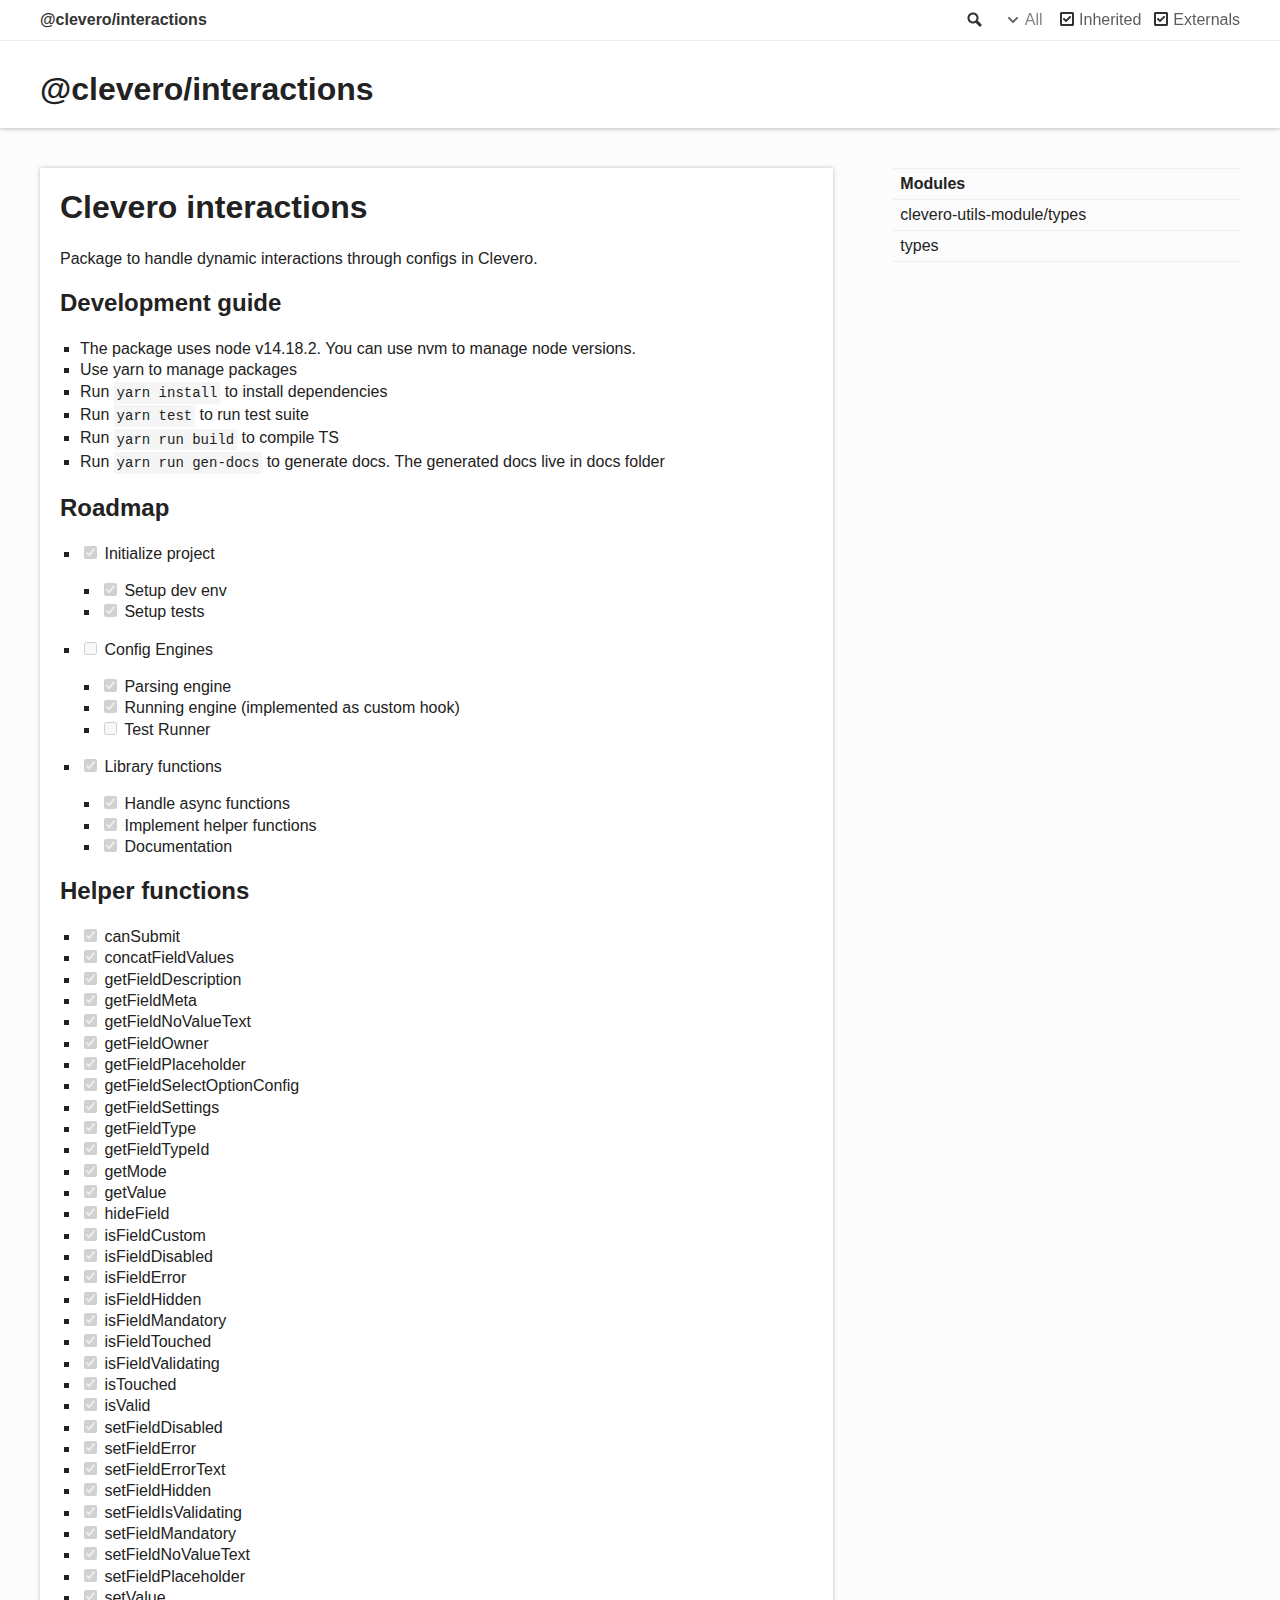
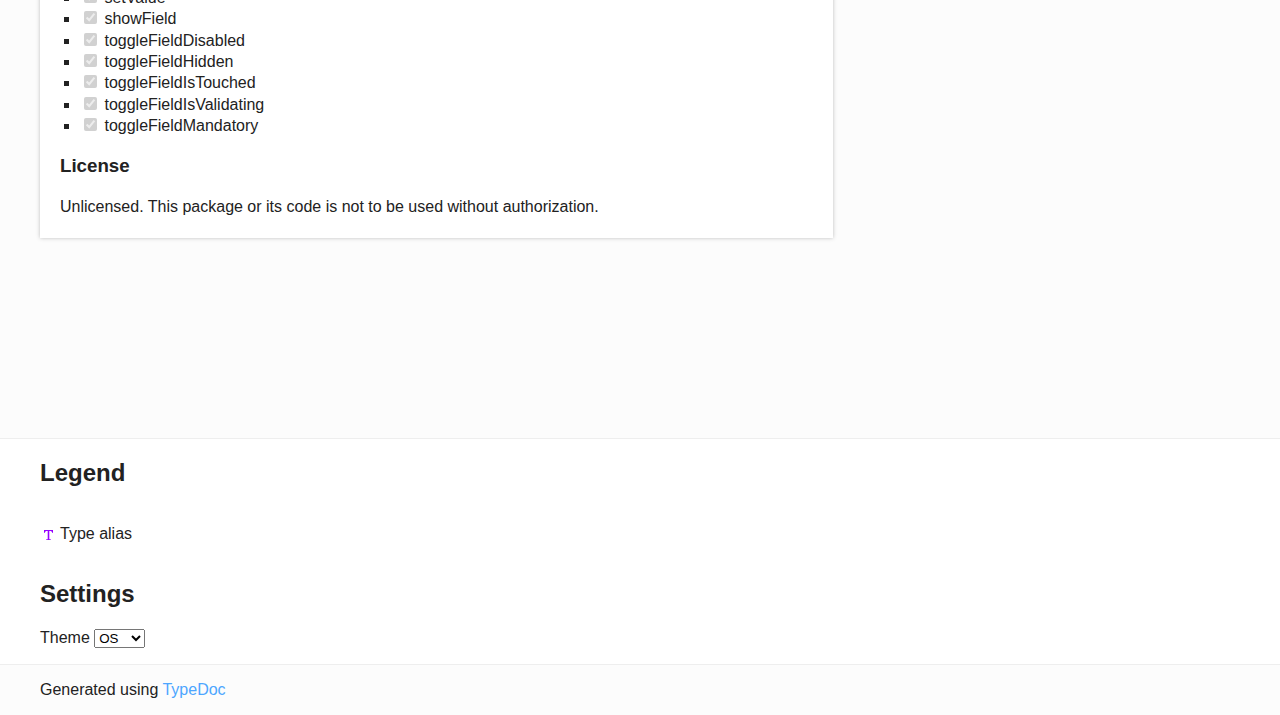
<file: index.html>
<!DOCTYPE html><html class="default"><head><meta charSet="utf-8"/><meta http-equiv="x-ua-compatible" content="IE=edge"/><title>@clevero/interactions</title><meta name="description" content="Documentation for @clevero/interactions"/><meta name="viewport" content="width=device-width, initial-scale=1"/><link rel="stylesheet" href="assets/style.css"/><link rel="stylesheet" href="assets/highlight.css"/><script async src="assets/search.js" id="search-script"></script></head><body><script>document.body.classList.add(localStorage.getItem("tsd-theme") || "os")</script><header><div class="tsd-page-toolbar"><div class="container"><div class="table-wrap"><div class="table-cell" id="tsd-search" data-base="."><div class="field"><label for="tsd-search-field" class="tsd-widget search no-caption">Search</label><input type="text" id="tsd-search-field"/></div><ul class="results"><li class="state loading">Preparing search index...</li><li class="state failure">The search index is not available</li></ul><a href="index.html" class="title">@clevero/interactions</a></div><div class="table-cell" id="tsd-widgets"><div id="tsd-filter"><a href="#" class="tsd-widget options no-caption" data-toggle="options">Options</a><div class="tsd-filter-group"><div class="tsd-select" id="tsd-filter-visibility"><span class="tsd-select-label">All</span><ul class="tsd-select-list"><li data-value="public">Public</li><li data-value="protected">Public/Protected</li><li data-value="private" class="selected">All</li></ul></div> <input type="checkbox" id="tsd-filter-inherited" checked/><label class="tsd-widget" for="tsd-filter-inherited">Inherited</label><input type="checkbox" id="tsd-filter-externals" checked/><label class="tsd-widget" for="tsd-filter-externals">Externals</label></div></div><a href="#" class="tsd-widget menu no-caption" data-toggle="menu">Menu</a></div></div></div></div><div class="tsd-page-title"><div class="container"><h1> @clevero/interactions</h1></div></div></header><div class="container container-main"><div class="row"><div class="col-8 col-content"><div class="tsd-panel tsd-typography">
<a href="#clevero-interactions" id="clevero-interactions" style="color: inherit; text-decoration: none;">
  <h1>Clevero interactions</h1>
</a>
<p>Package to handle dynamic interactions through configs in Clevero.</p>

<a href="#development-guide" id="development-guide" style="color: inherit; text-decoration: none;">
  <h2>Development guide</h2>
</a>
<ul>
<li>The package uses node v14.18.2. You can use nvm to manage node versions.</li>
<li>Use yarn to manage packages</li>
<li>Run <code>yarn install</code> to install dependencies</li>
<li>Run <code>yarn test</code> to run test suite</li>
<li>Run <code>yarn run build</code> to compile TS</li>
<li>Run <code>yarn run gen-docs</code> to generate docs. The generated docs live in docs folder</li>
</ul>

<a href="#roadmap" id="roadmap" style="color: inherit; text-decoration: none;">
  <h2>Roadmap</h2>
</a>
<ul>
<li><input checked="" disabled="" type="checkbox"> Initialize project<ul>
<li><input checked="" disabled="" type="checkbox"> Setup dev env</li>
<li><input checked="" disabled="" type="checkbox"> Setup tests</li>
</ul>
</li>
<li><input disabled="" type="checkbox"> Config Engines<ul>
<li><input checked="" disabled="" type="checkbox"> Parsing engine</li>
<li><input checked="" disabled="" type="checkbox"> Running engine (implemented as custom hook)</li>
<li><input disabled="" type="checkbox"> Test Runner</li>
</ul>
</li>
<li><input checked="" disabled="" type="checkbox"> Library functions<ul>
<li><input checked="" disabled="" type="checkbox"> Handle async functions</li>
<li><input checked="" disabled="" type="checkbox"> Implement helper functions</li>
<li><input checked="" disabled="" type="checkbox"> Documentation</li>
</ul>
</li>
</ul>

<a href="#helper-functions" id="helper-functions" style="color: inherit; text-decoration: none;">
  <h2>Helper functions</h2>
</a>
<ul>
<li><input checked="" disabled="" type="checkbox"> canSubmit</li>
<li><input checked="" disabled="" type="checkbox"> concatFieldValues</li>
<li><input checked="" disabled="" type="checkbox"> getFieldDescription</li>
<li><input checked="" disabled="" type="checkbox"> getFieldMeta</li>
<li><input checked="" disabled="" type="checkbox"> getFieldNoValueText</li>
<li><input checked="" disabled="" type="checkbox"> getFieldOwner</li>
<li><input checked="" disabled="" type="checkbox"> getFieldPlaceholder</li>
<li><input checked="" disabled="" type="checkbox"> getFieldSelectOptionConfig</li>
<li><input checked="" disabled="" type="checkbox"> getFieldSettings</li>
<li><input checked="" disabled="" type="checkbox"> getFieldType</li>
<li><input checked="" disabled="" type="checkbox"> getFieldTypeId</li>
<li><input checked="" disabled="" type="checkbox"> getMode</li>
<li><input checked="" disabled="" type="checkbox"> getValue</li>
<li><input checked="" disabled="" type="checkbox"> hideField</li>
<li><input checked="" disabled="" type="checkbox"> isFieldCustom</li>
<li><input checked="" disabled="" type="checkbox"> isFieldDisabled</li>
<li><input checked="" disabled="" type="checkbox"> isFieldError</li>
<li><input checked="" disabled="" type="checkbox"> isFieldHidden</li>
<li><input checked="" disabled="" type="checkbox"> isFieldMandatory</li>
<li><input checked="" disabled="" type="checkbox"> isFieldTouched</li>
<li><input checked="" disabled="" type="checkbox"> isFieldValidating</li>
<li><input checked="" disabled="" type="checkbox"> isTouched</li>
<li><input checked="" disabled="" type="checkbox"> isValid</li>
<li><input checked="" disabled="" type="checkbox"> setFieldDisabled</li>
<li><input checked="" disabled="" type="checkbox"> setFieldError</li>
<li><input checked="" disabled="" type="checkbox"> setFieldErrorText</li>
<li><input checked="" disabled="" type="checkbox"> setFieldHidden</li>
<li><input checked="" disabled="" type="checkbox"> setFieldIsValidating</li>
<li><input checked="" disabled="" type="checkbox"> setFieldMandatory</li>
<li><input checked="" disabled="" type="checkbox"> setFieldNoValueText</li>
<li><input checked="" disabled="" type="checkbox"> setFieldPlaceholder</li>
<li><input checked="" disabled="" type="checkbox"> setValue</li>
<li><input checked="" disabled="" type="checkbox"> showField</li>
<li><input checked="" disabled="" type="checkbox"> toggleFieldDisabled</li>
<li><input checked="" disabled="" type="checkbox"> toggleFieldHidden</li>
<li><input checked="" disabled="" type="checkbox"> toggleFieldIsTouched</li>
<li><input checked="" disabled="" type="checkbox"> toggleFieldIsValidating</li>
<li><input checked="" disabled="" type="checkbox"> toggleFieldMandatory</li>
</ul>

<a href="#license" id="license" style="color: inherit; text-decoration: none;">
  <h3>License</h3>
</a>
<p>Unlicensed. This package or its code is not to be used without authorization.</p>
</div></div><div class="col-4 col-menu menu-sticky-wrap menu-highlight"><nav class="tsd-navigation primary"><ul><li class="current"><a href="modules.html">Modules</a></li><li class=" tsd-kind-module"><a href="modules/clevero_utils_module_types.html">clevero-<wbr/>utils-<wbr/>module/types</a></li><li class=" tsd-kind-module"><a href="modules/types.html">types</a></li></ul></nav></div></div></div><footer class="with-border-bottom"><div class="container"><h2>Legend</h2><div class="tsd-legend-group"><ul class="tsd-legend"><li class="tsd-kind-type-alias"><span class="tsd-kind-icon">Type alias</span></li></ul></div><h2>Settings</h2><p>Theme <select id="theme"><option value="os">OS</option><option value="light">Light</option><option value="dark">Dark</option></select></p></div></footer><div class="container tsd-generator"><p>Generated using <a href="https://typedoc.org/" target="_blank">TypeDoc</a></p></div><div class="overlay"></div><script src="assets/main.js"></script></body></html>
</file>
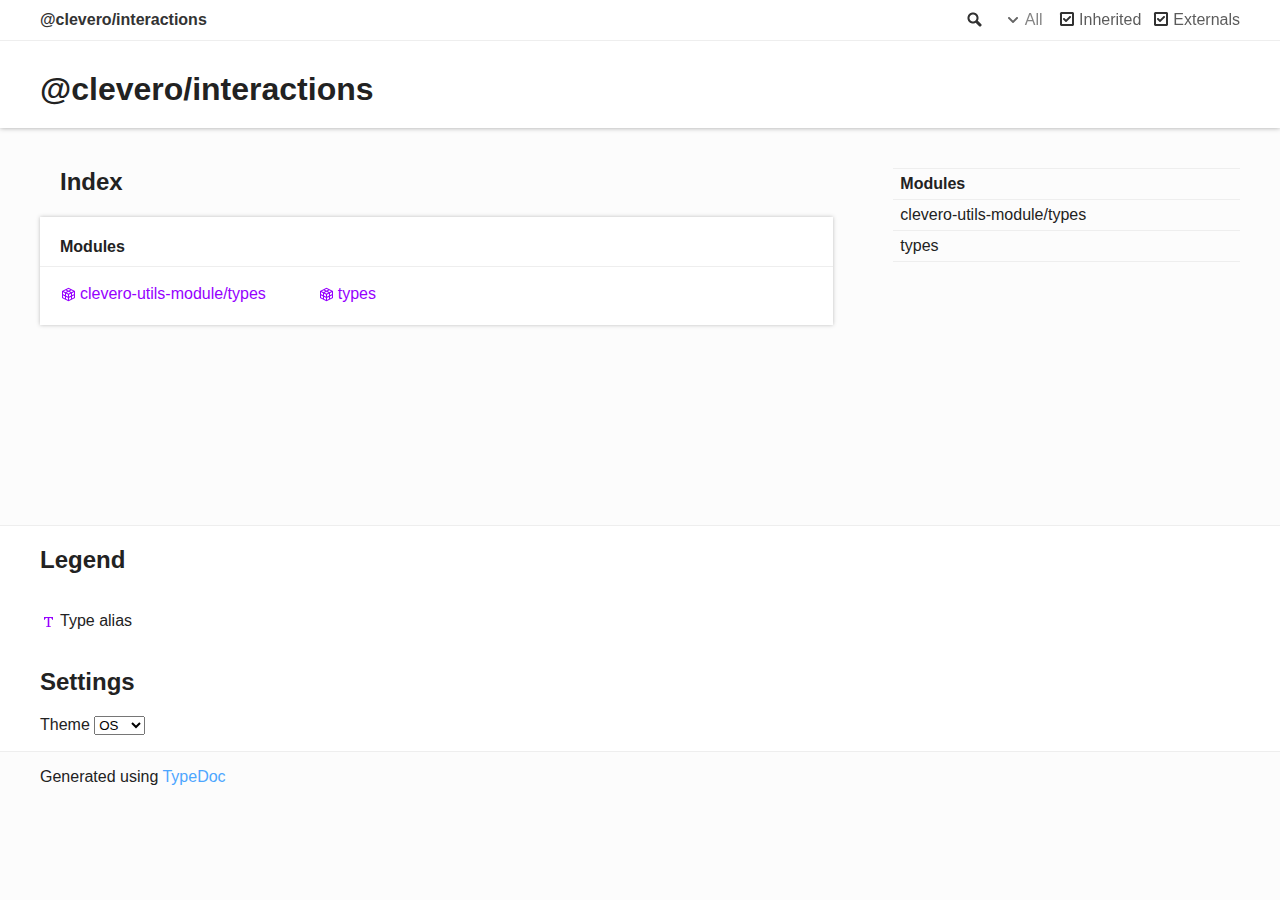
<file: modules.html>
<!DOCTYPE html><html class="default"><head><meta charSet="utf-8"/><meta http-equiv="x-ua-compatible" content="IE=edge"/><title>@clevero/interactions</title><meta name="description" content="Documentation for @clevero/interactions"/><meta name="viewport" content="width=device-width, initial-scale=1"/><link rel="stylesheet" href="assets/style.css"/><link rel="stylesheet" href="assets/highlight.css"/><script async src="assets/search.js" id="search-script"></script></head><body><script>document.body.classList.add(localStorage.getItem("tsd-theme") || "os")</script><header><div class="tsd-page-toolbar"><div class="container"><div class="table-wrap"><div class="table-cell" id="tsd-search" data-base="."><div class="field"><label for="tsd-search-field" class="tsd-widget search no-caption">Search</label><input type="text" id="tsd-search-field"/></div><ul class="results"><li class="state loading">Preparing search index...</li><li class="state failure">The search index is not available</li></ul><a href="index.html" class="title">@clevero/interactions</a></div><div class="table-cell" id="tsd-widgets"><div id="tsd-filter"><a href="#" class="tsd-widget options no-caption" data-toggle="options">Options</a><div class="tsd-filter-group"><div class="tsd-select" id="tsd-filter-visibility"><span class="tsd-select-label">All</span><ul class="tsd-select-list"><li data-value="public">Public</li><li data-value="protected">Public/Protected</li><li data-value="private" class="selected">All</li></ul></div> <input type="checkbox" id="tsd-filter-inherited" checked/><label class="tsd-widget" for="tsd-filter-inherited">Inherited</label><input type="checkbox" id="tsd-filter-externals" checked/><label class="tsd-widget" for="tsd-filter-externals">Externals</label></div></div><a href="#" class="tsd-widget menu no-caption" data-toggle="menu">Menu</a></div></div></div></div><div class="tsd-page-title"><div class="container"><h1> @clevero/interactions</h1></div></div></header><div class="container container-main"><div class="row"><div class="col-8 col-content"><section class="tsd-panel-group tsd-index-group"><h2>Index</h2><section class="tsd-panel tsd-index-panel"><div class="tsd-index-content"><section class="tsd-index-section "><h3>Modules</h3><ul class="tsd-index-list"><li class="tsd-kind-module"><a href="modules/clevero_utils_module_types.html" class="tsd-kind-icon">clevero-<wbr/>utils-<wbr/>module/types</a></li><li class="tsd-kind-module"><a href="modules/types.html" class="tsd-kind-icon">types</a></li></ul></section></div></section></section></div><div class="col-4 col-menu menu-sticky-wrap menu-highlight"><nav class="tsd-navigation primary"><ul><li class="current"><a href="modules.html">Modules</a></li><li class=" tsd-kind-module"><a href="modules/clevero_utils_module_types.html">clevero-<wbr/>utils-<wbr/>module/types</a></li><li class=" tsd-kind-module"><a href="modules/types.html">types</a></li></ul></nav></div></div></div><footer class="with-border-bottom"><div class="container"><h2>Legend</h2><div class="tsd-legend-group"><ul class="tsd-legend"><li class="tsd-kind-type-alias"><span class="tsd-kind-icon">Type alias</span></li></ul></div><h2>Settings</h2><p>Theme <select id="theme"><option value="os">OS</option><option value="light">Light</option><option value="dark">Dark</option></select></p></div></footer><div class="container tsd-generator"><p>Generated using <a href="https://typedoc.org/" target="_blank">TypeDoc</a></p></div><div class="overlay"></div><script src="assets/main.js"></script></body></html>
</file>
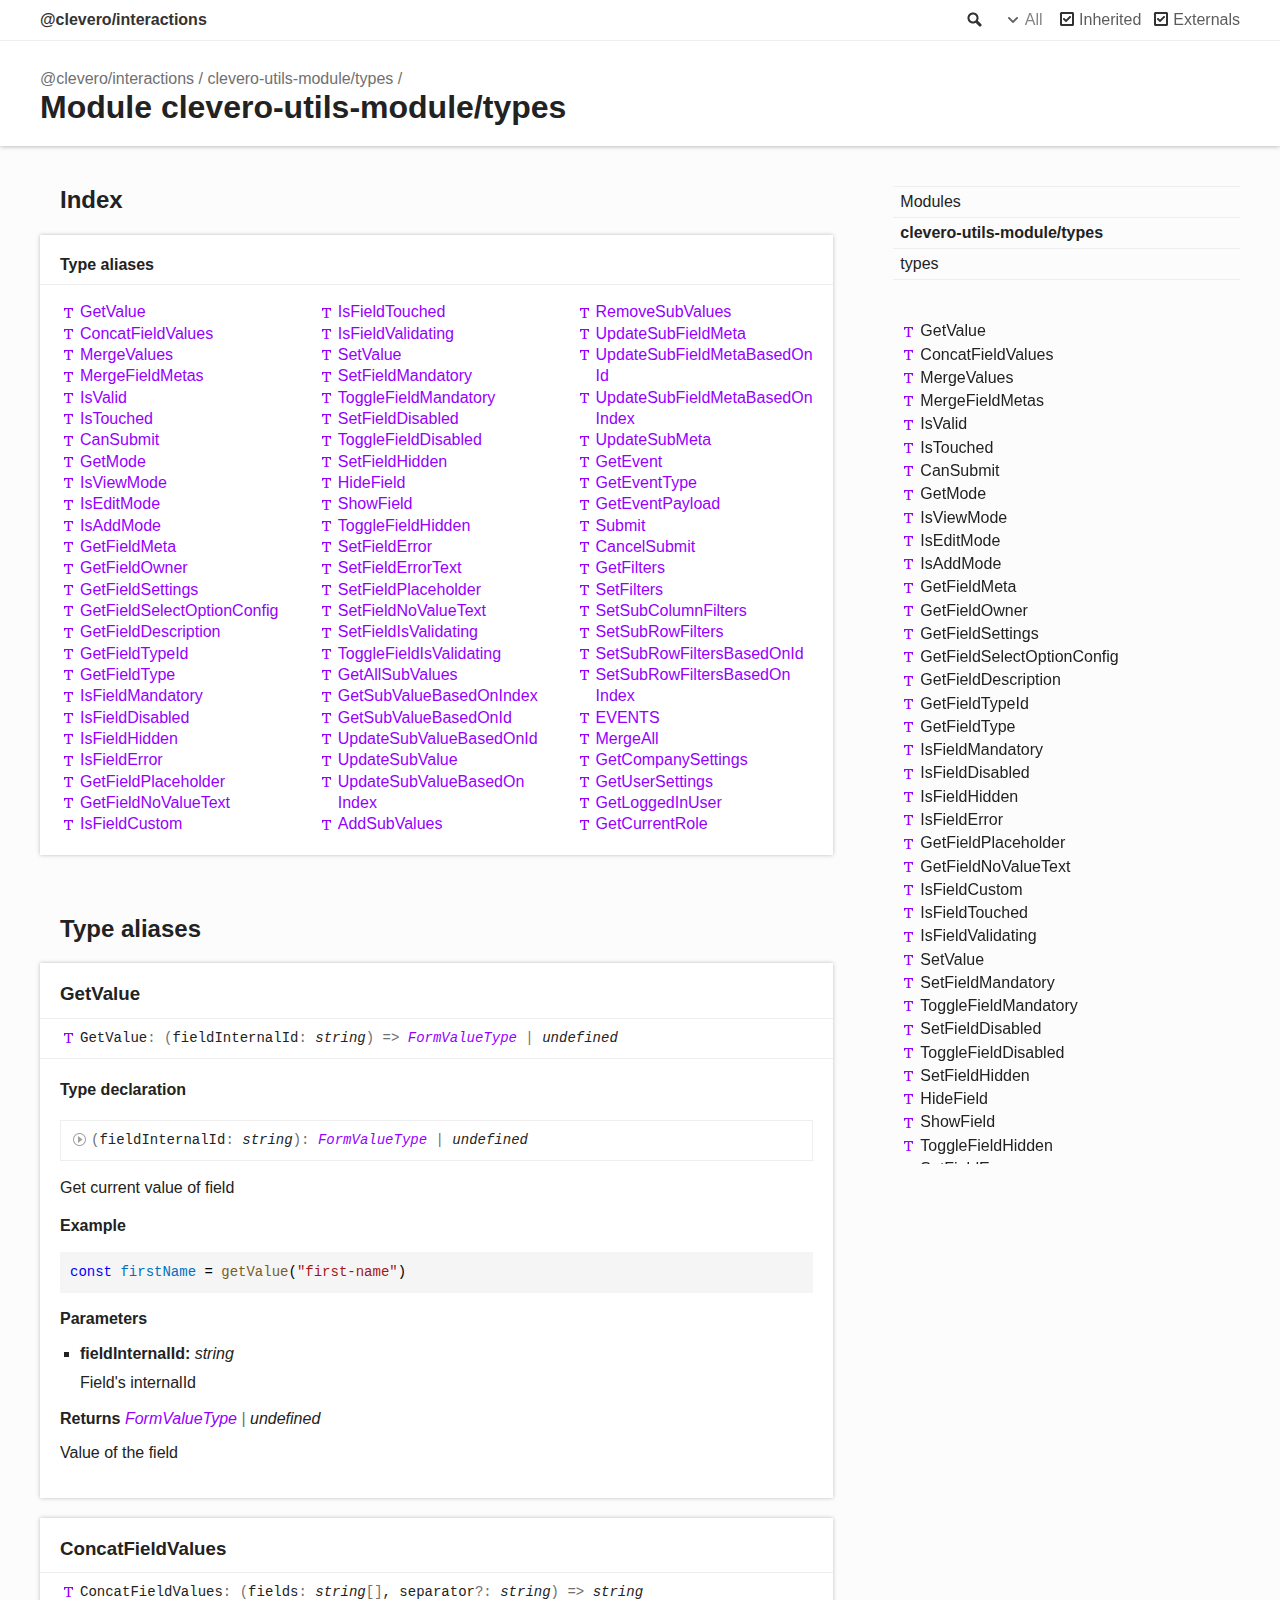
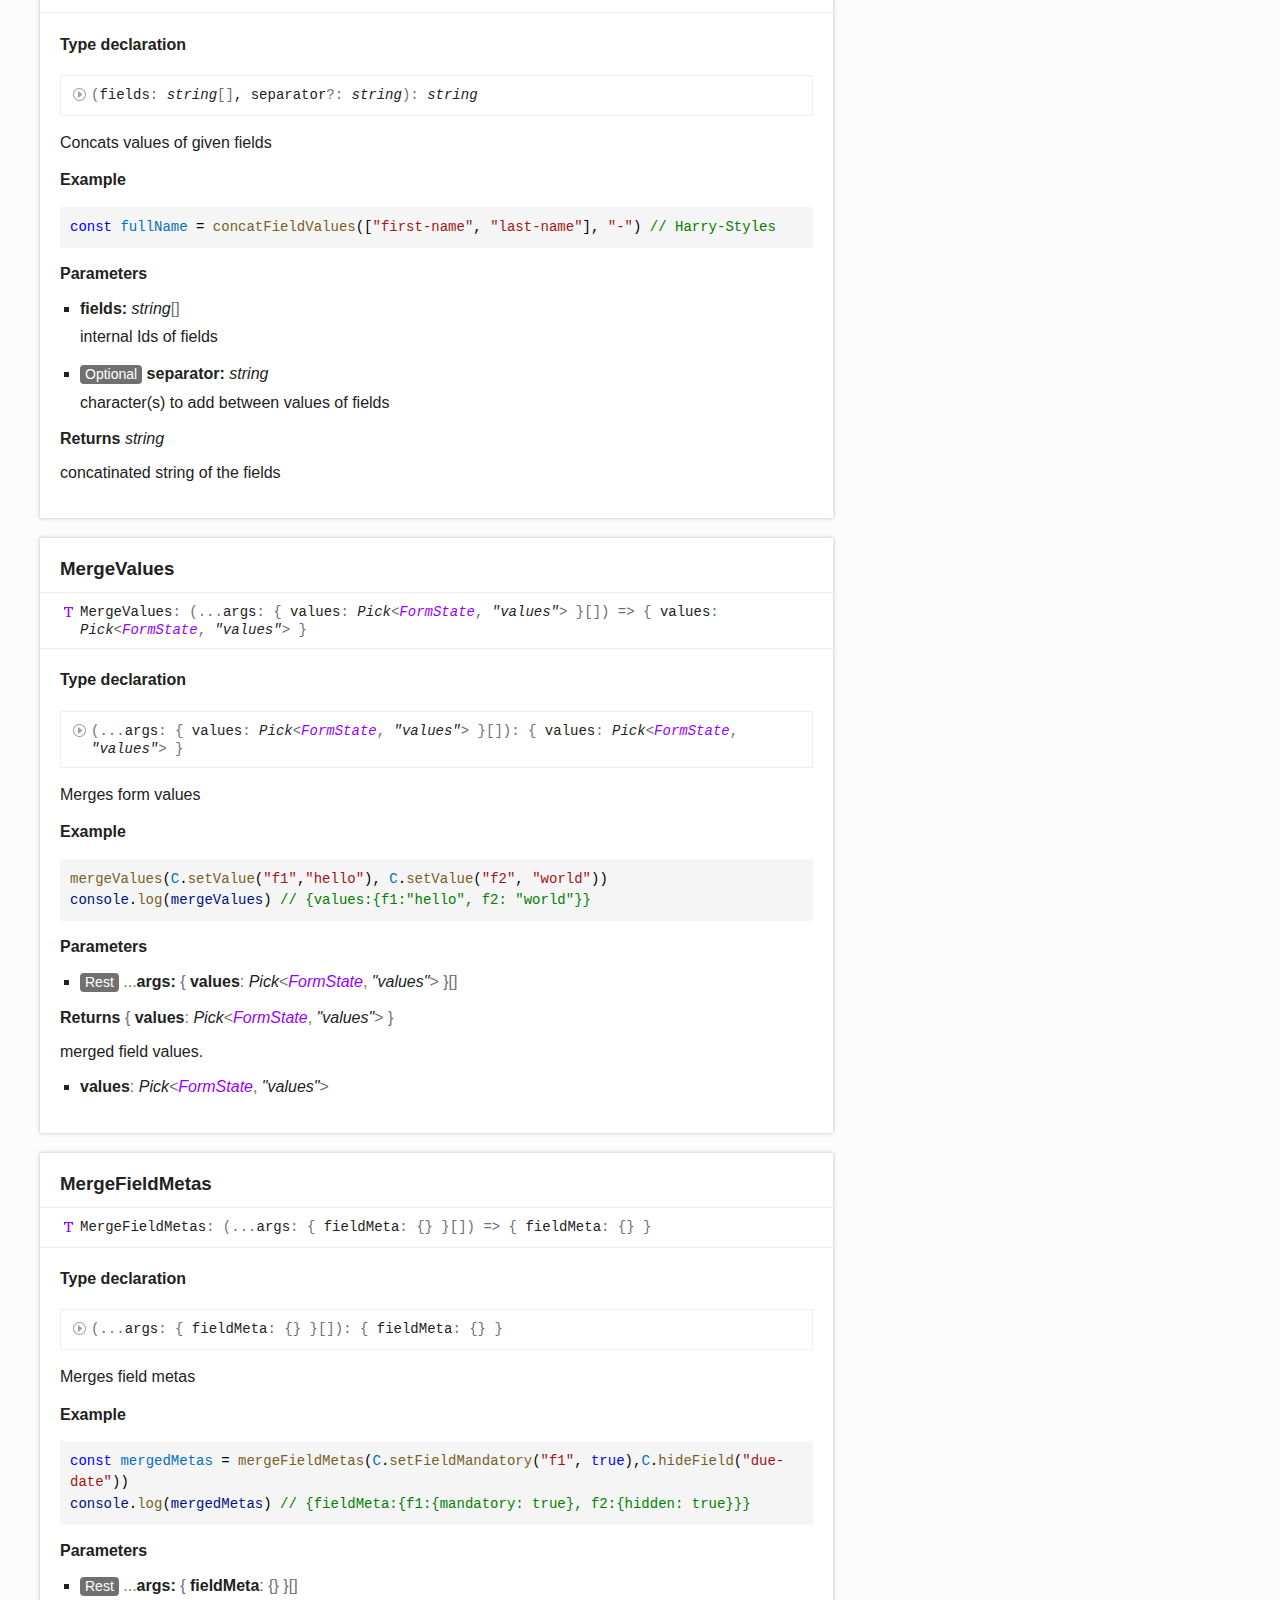
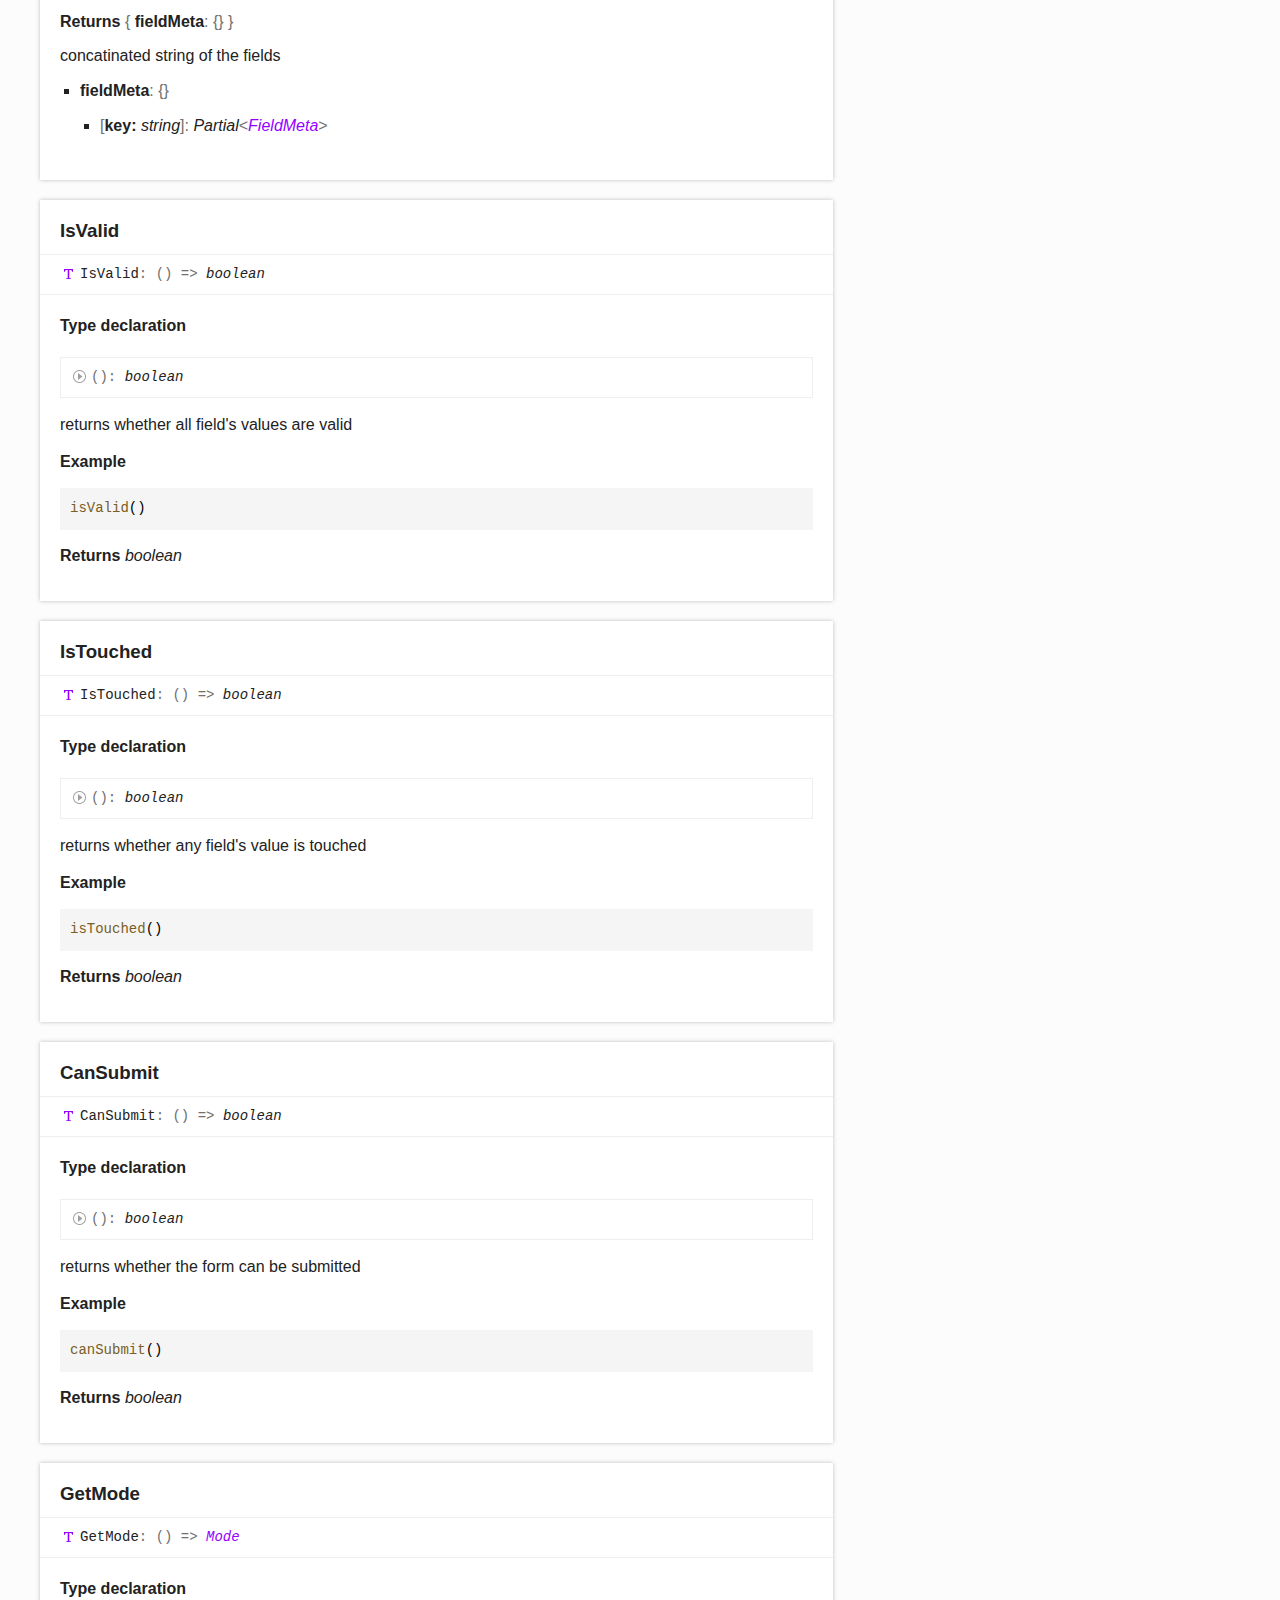
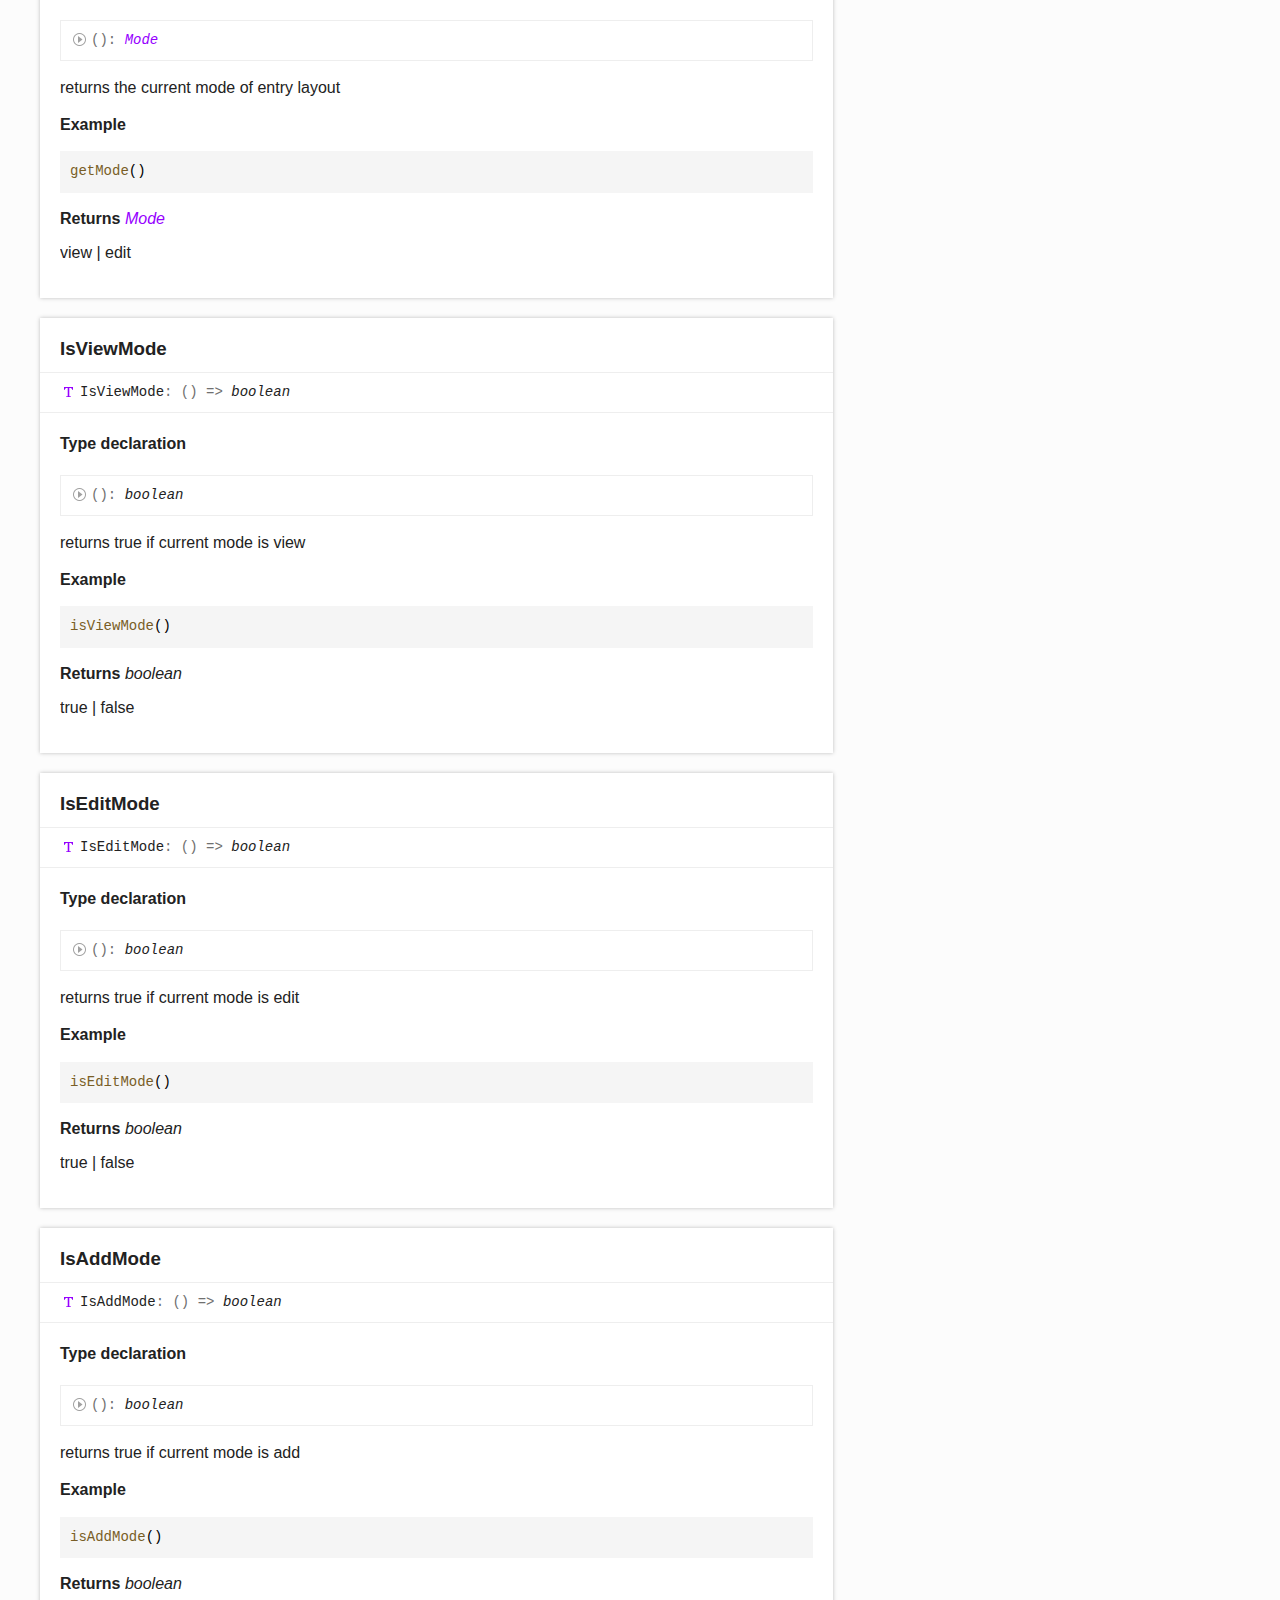
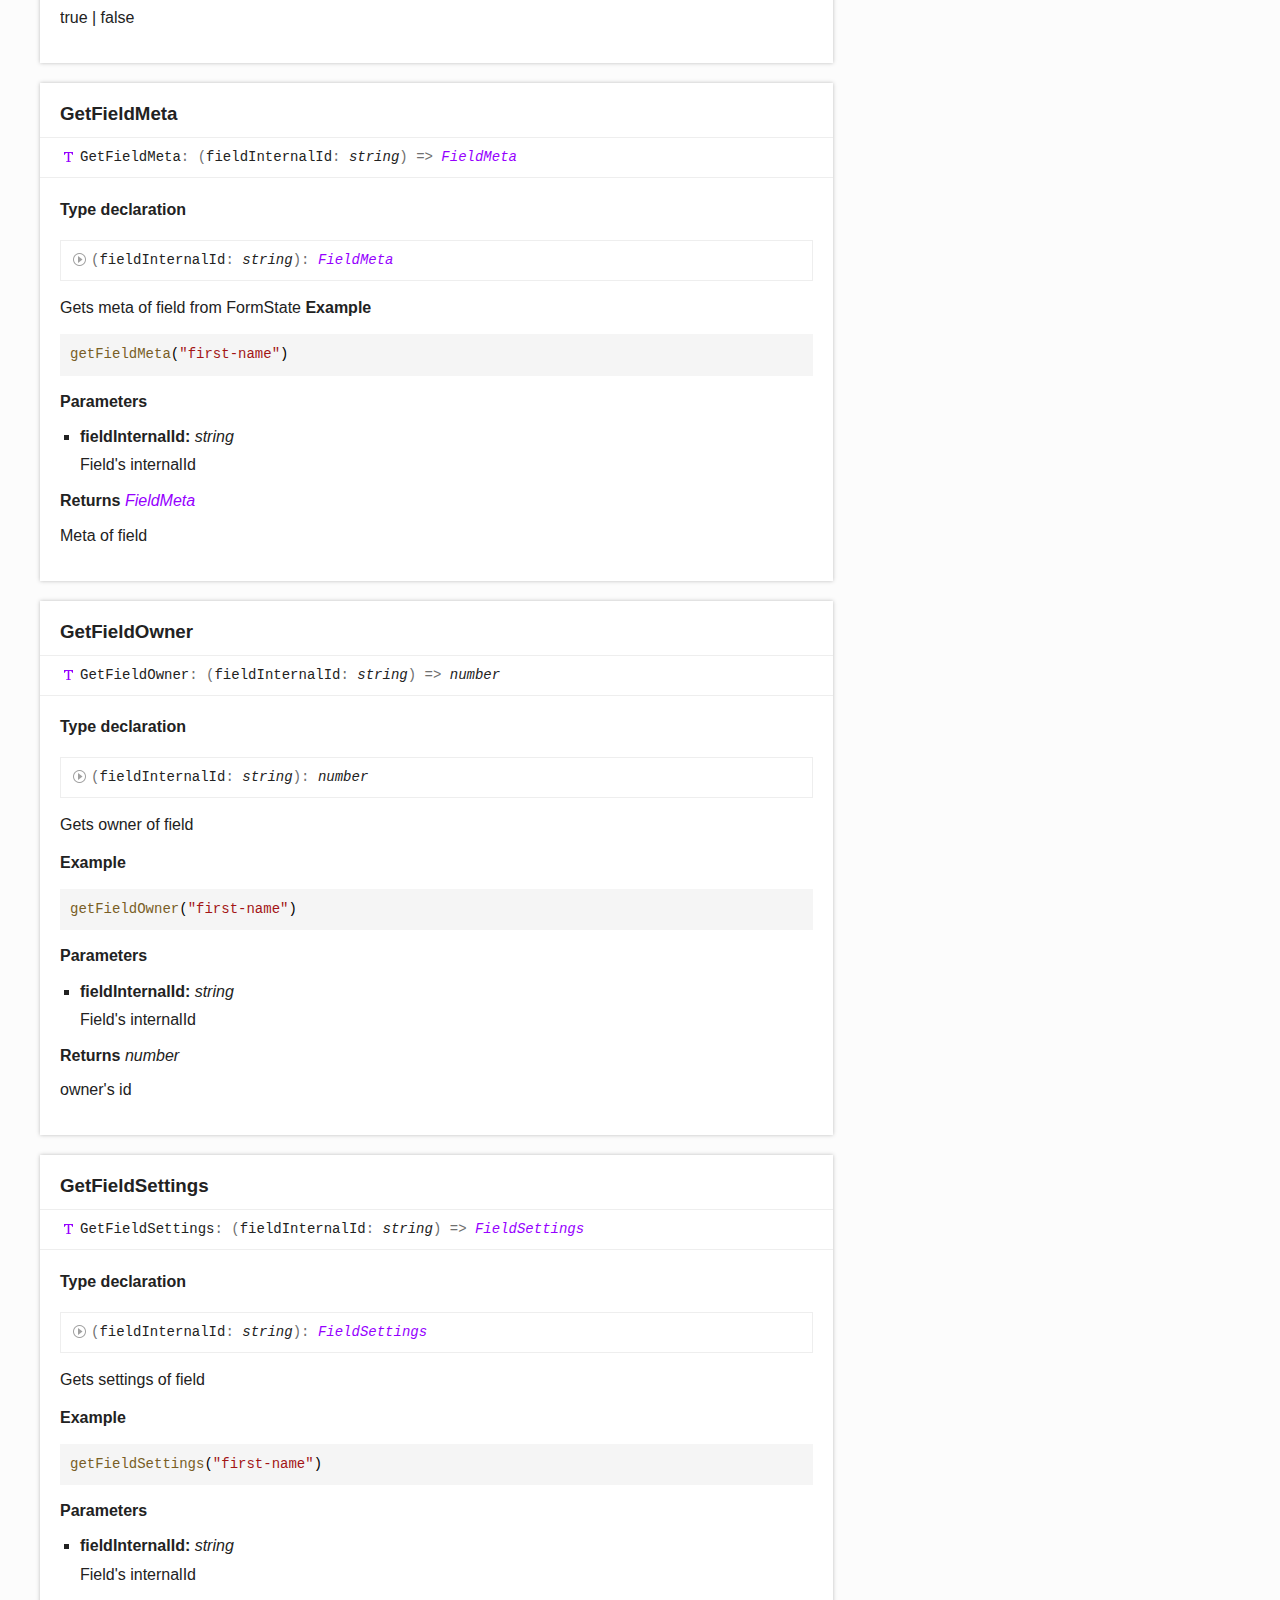
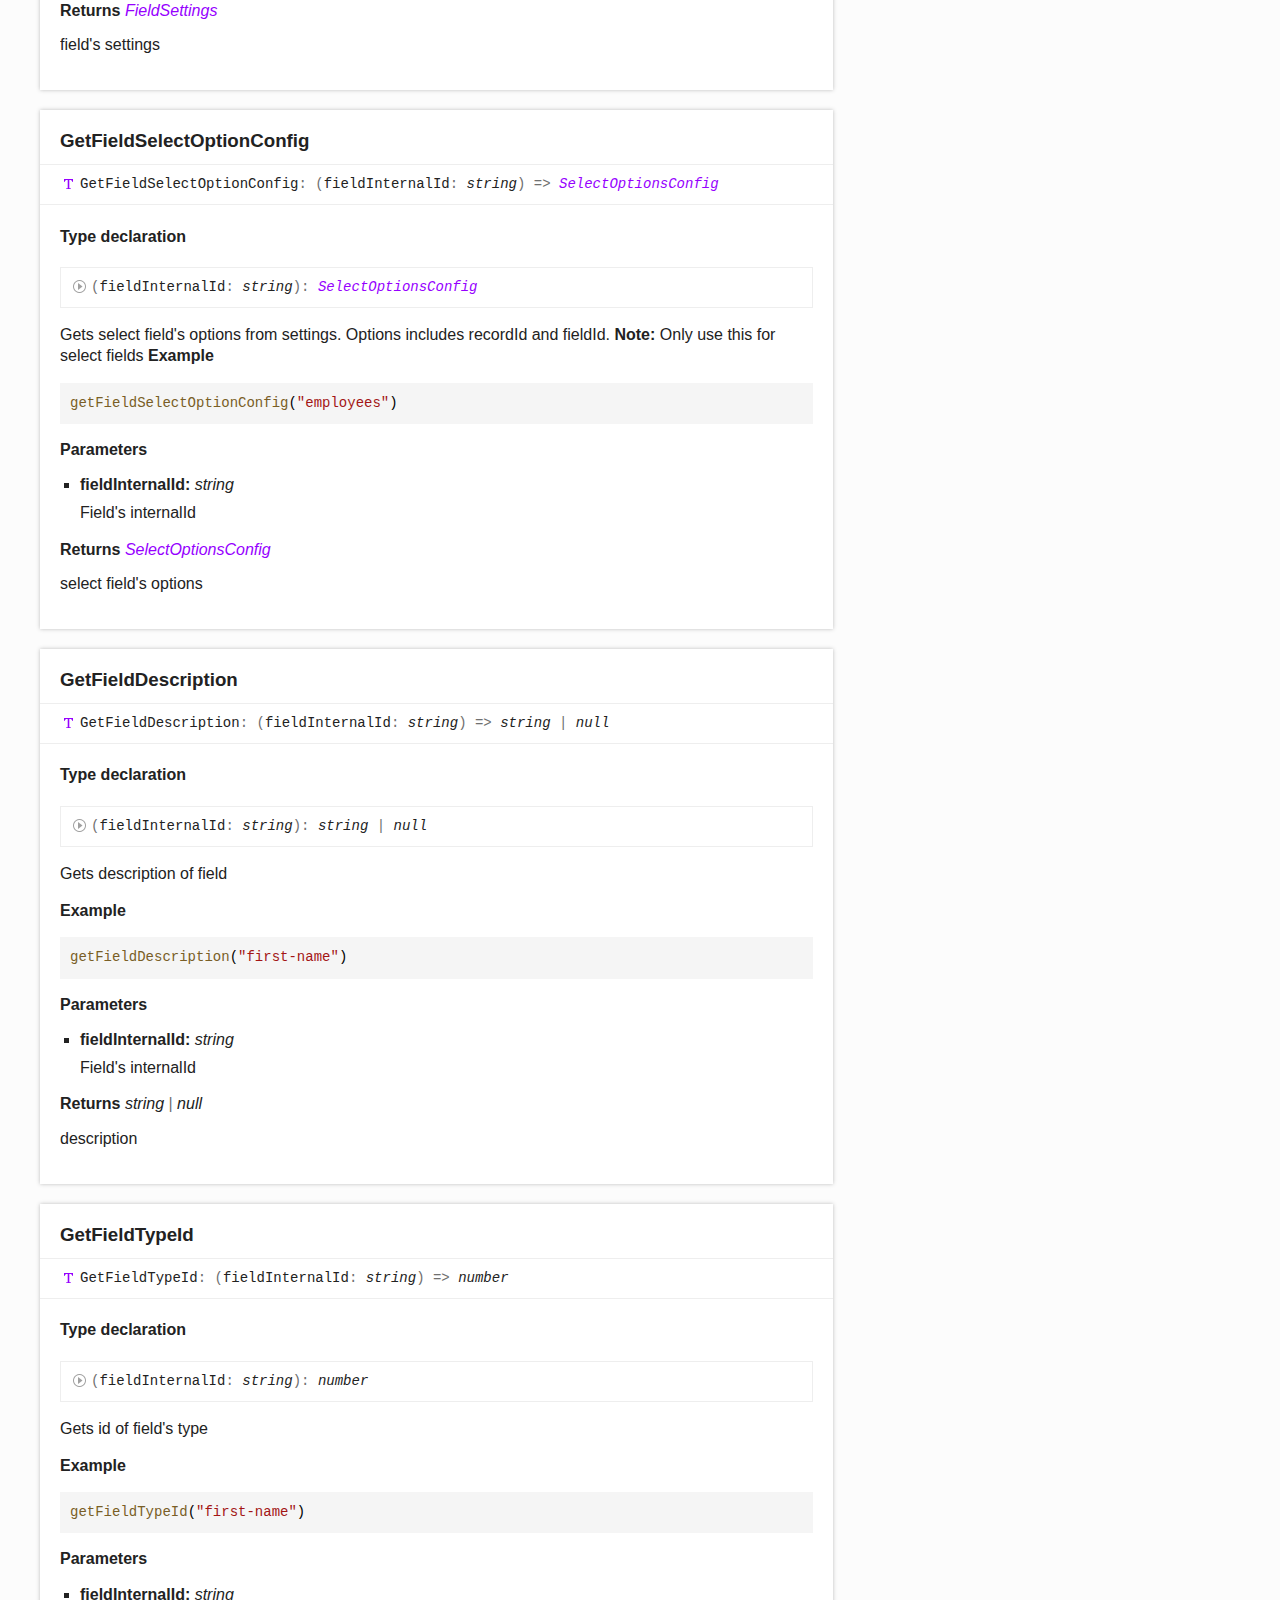
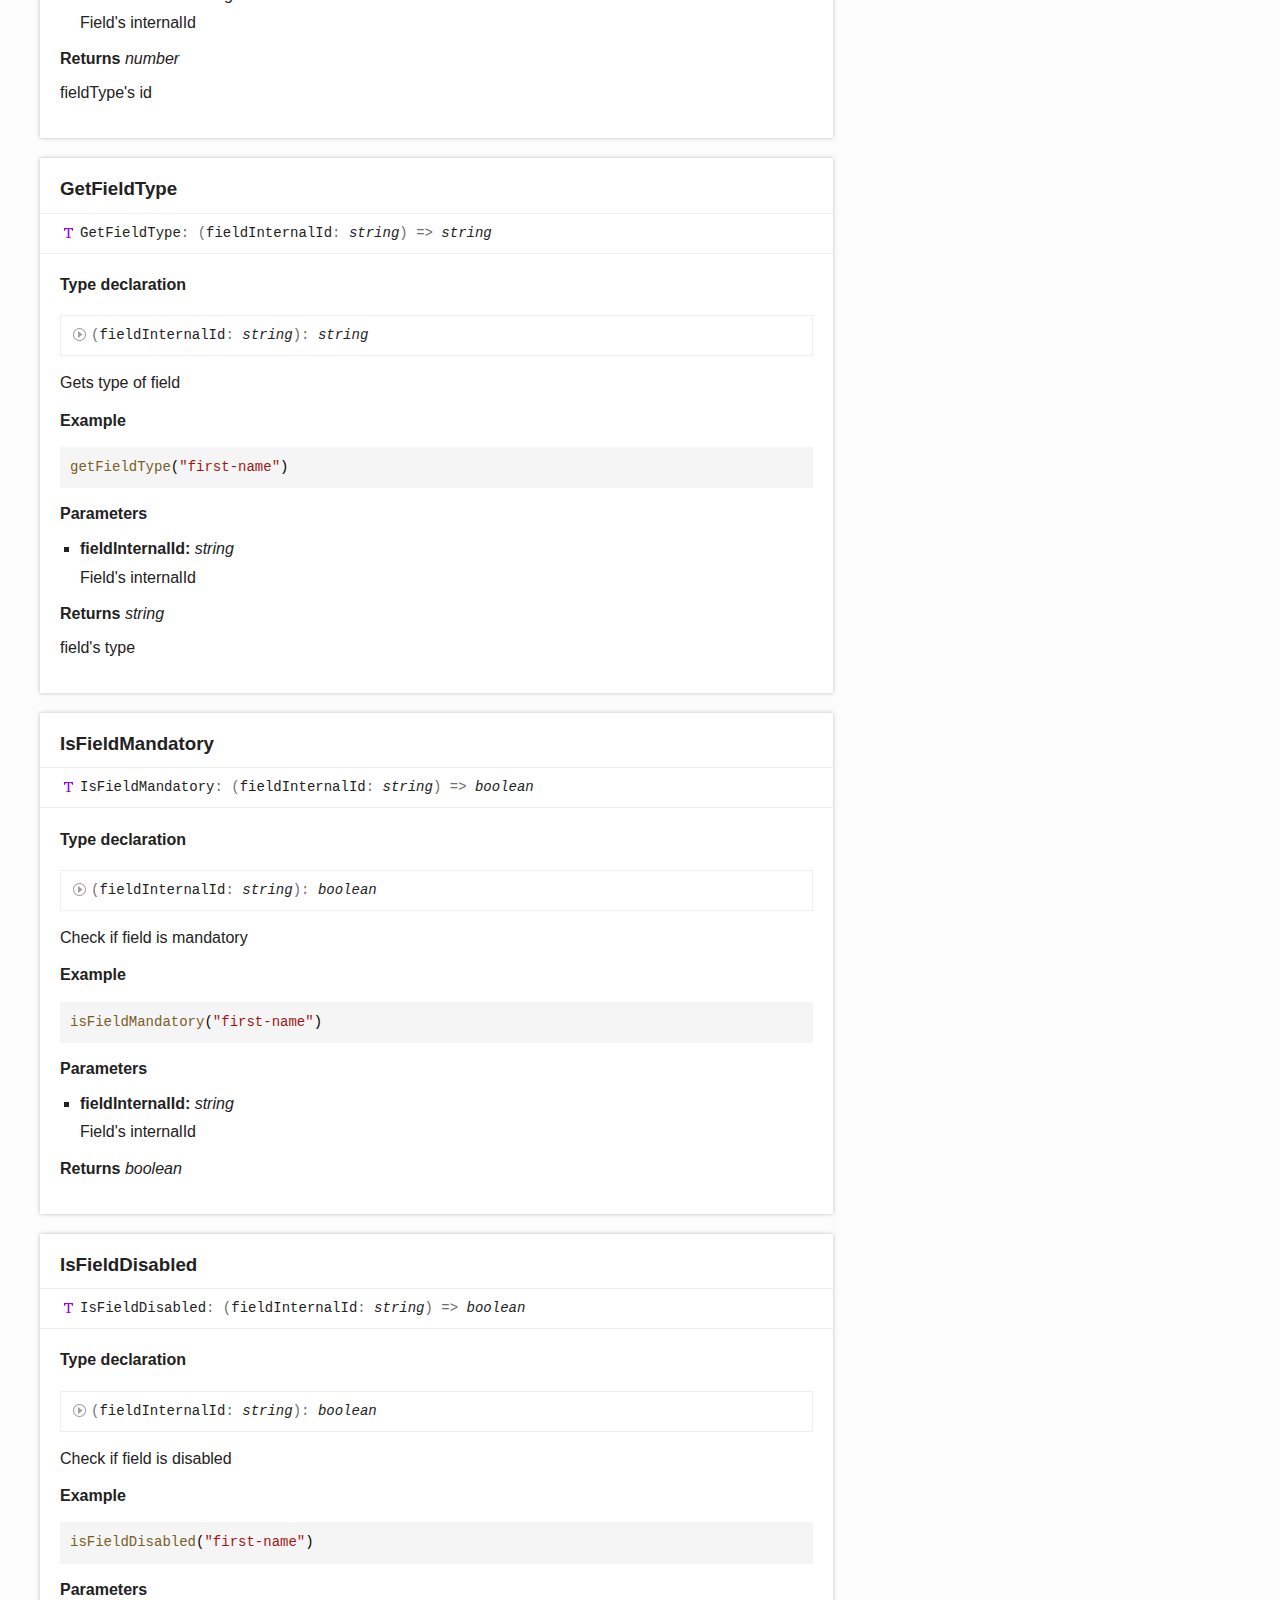
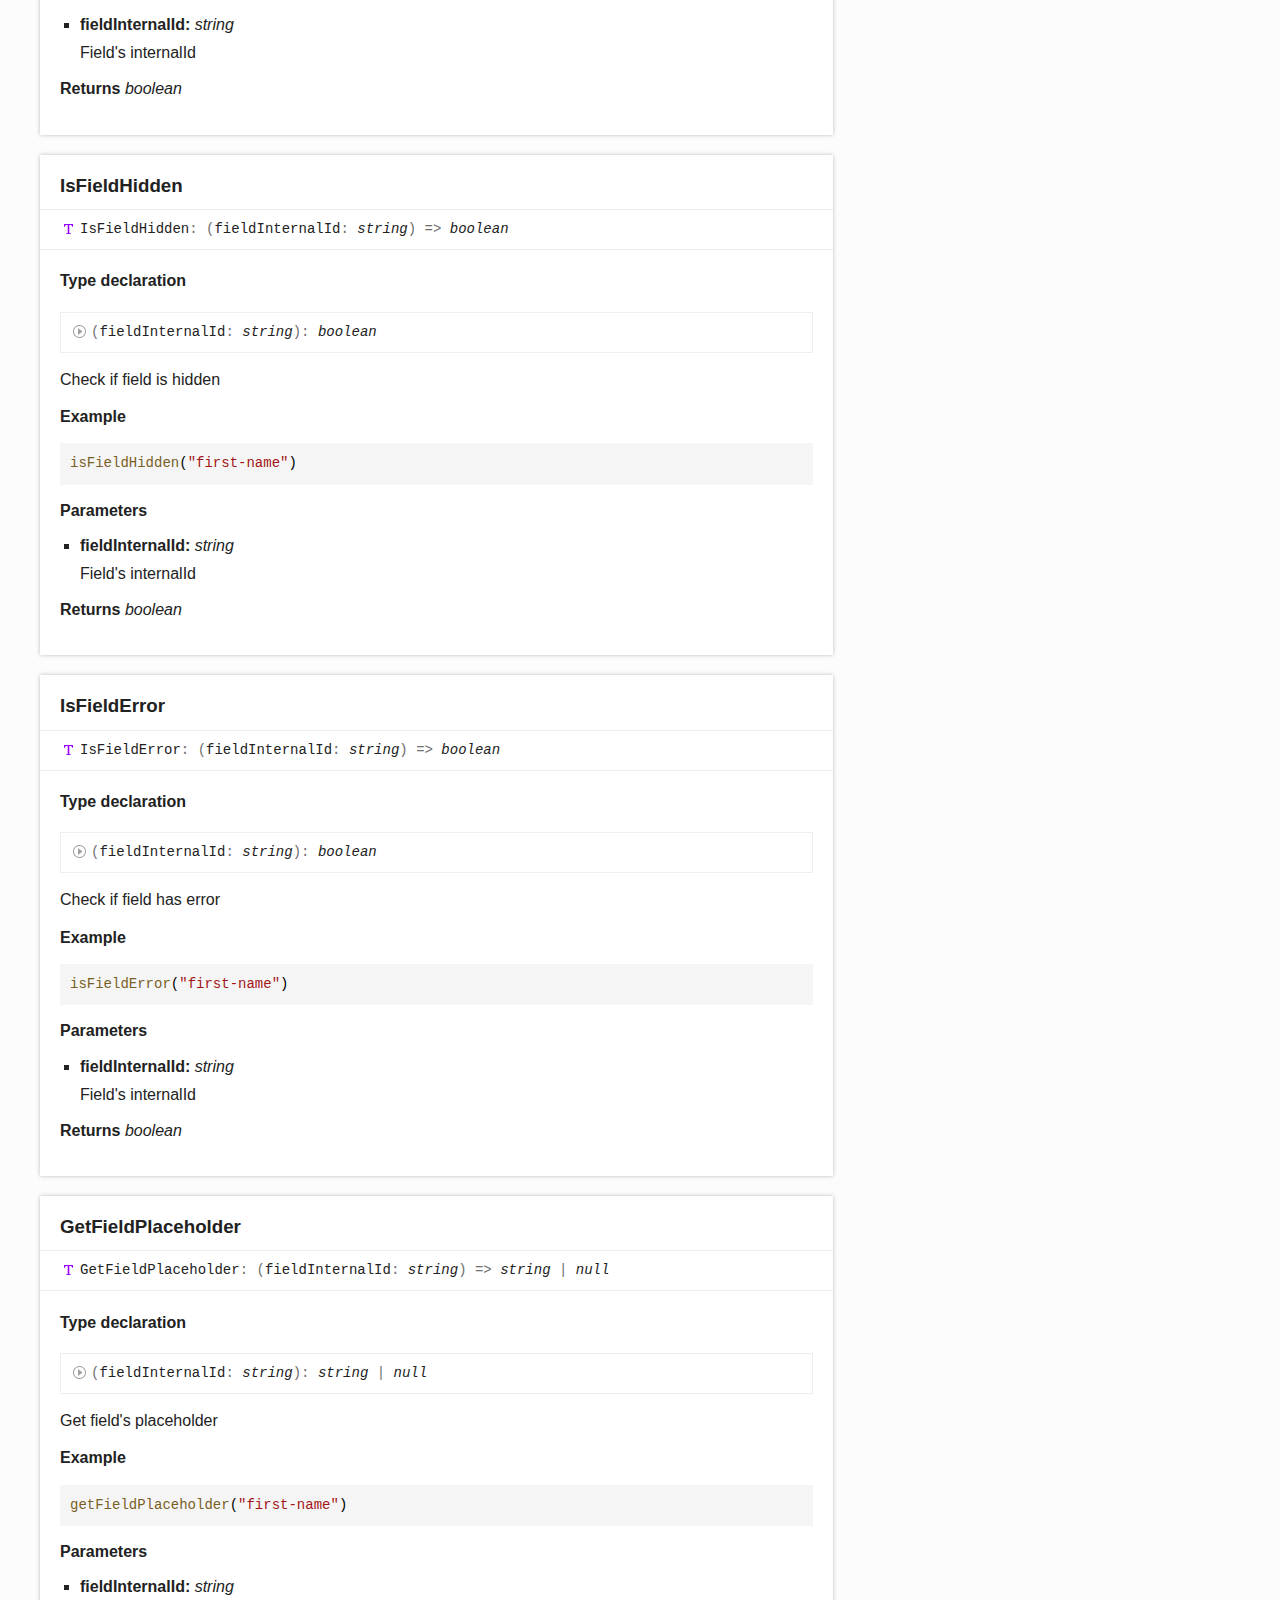
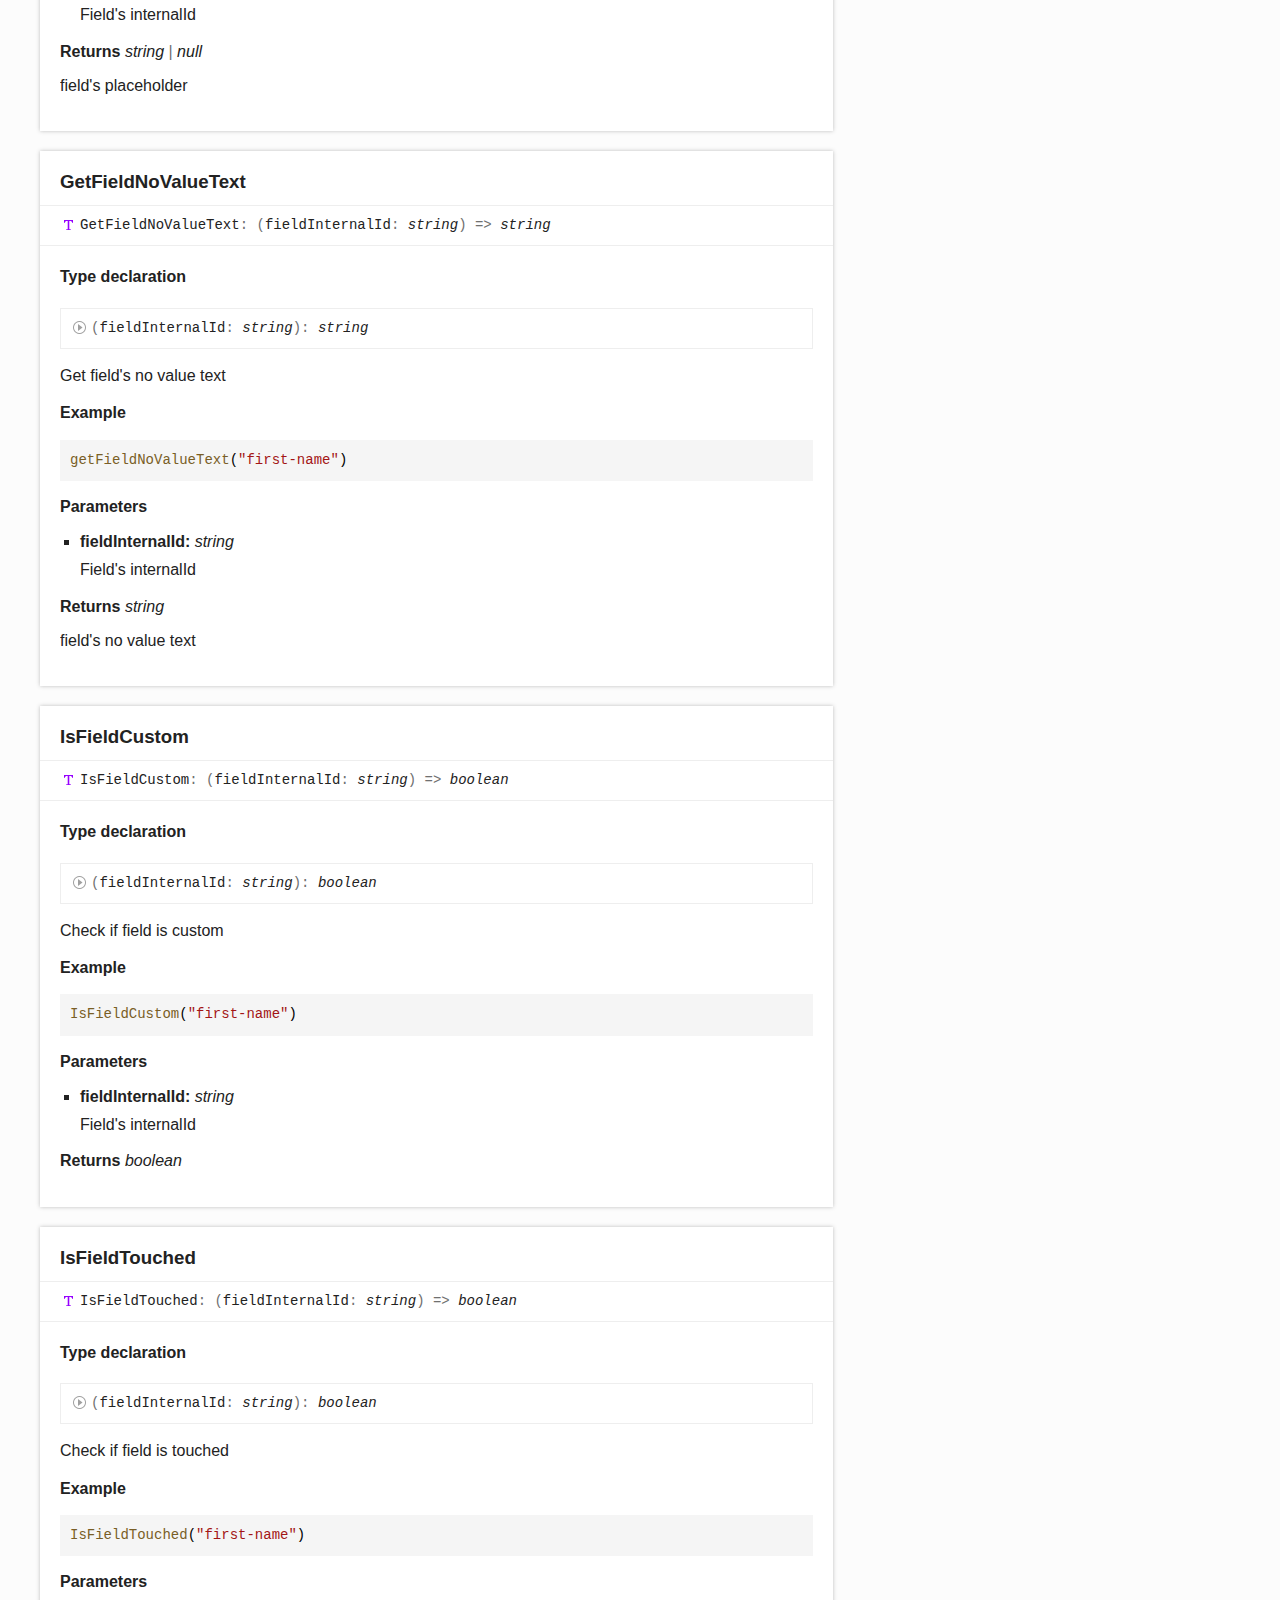
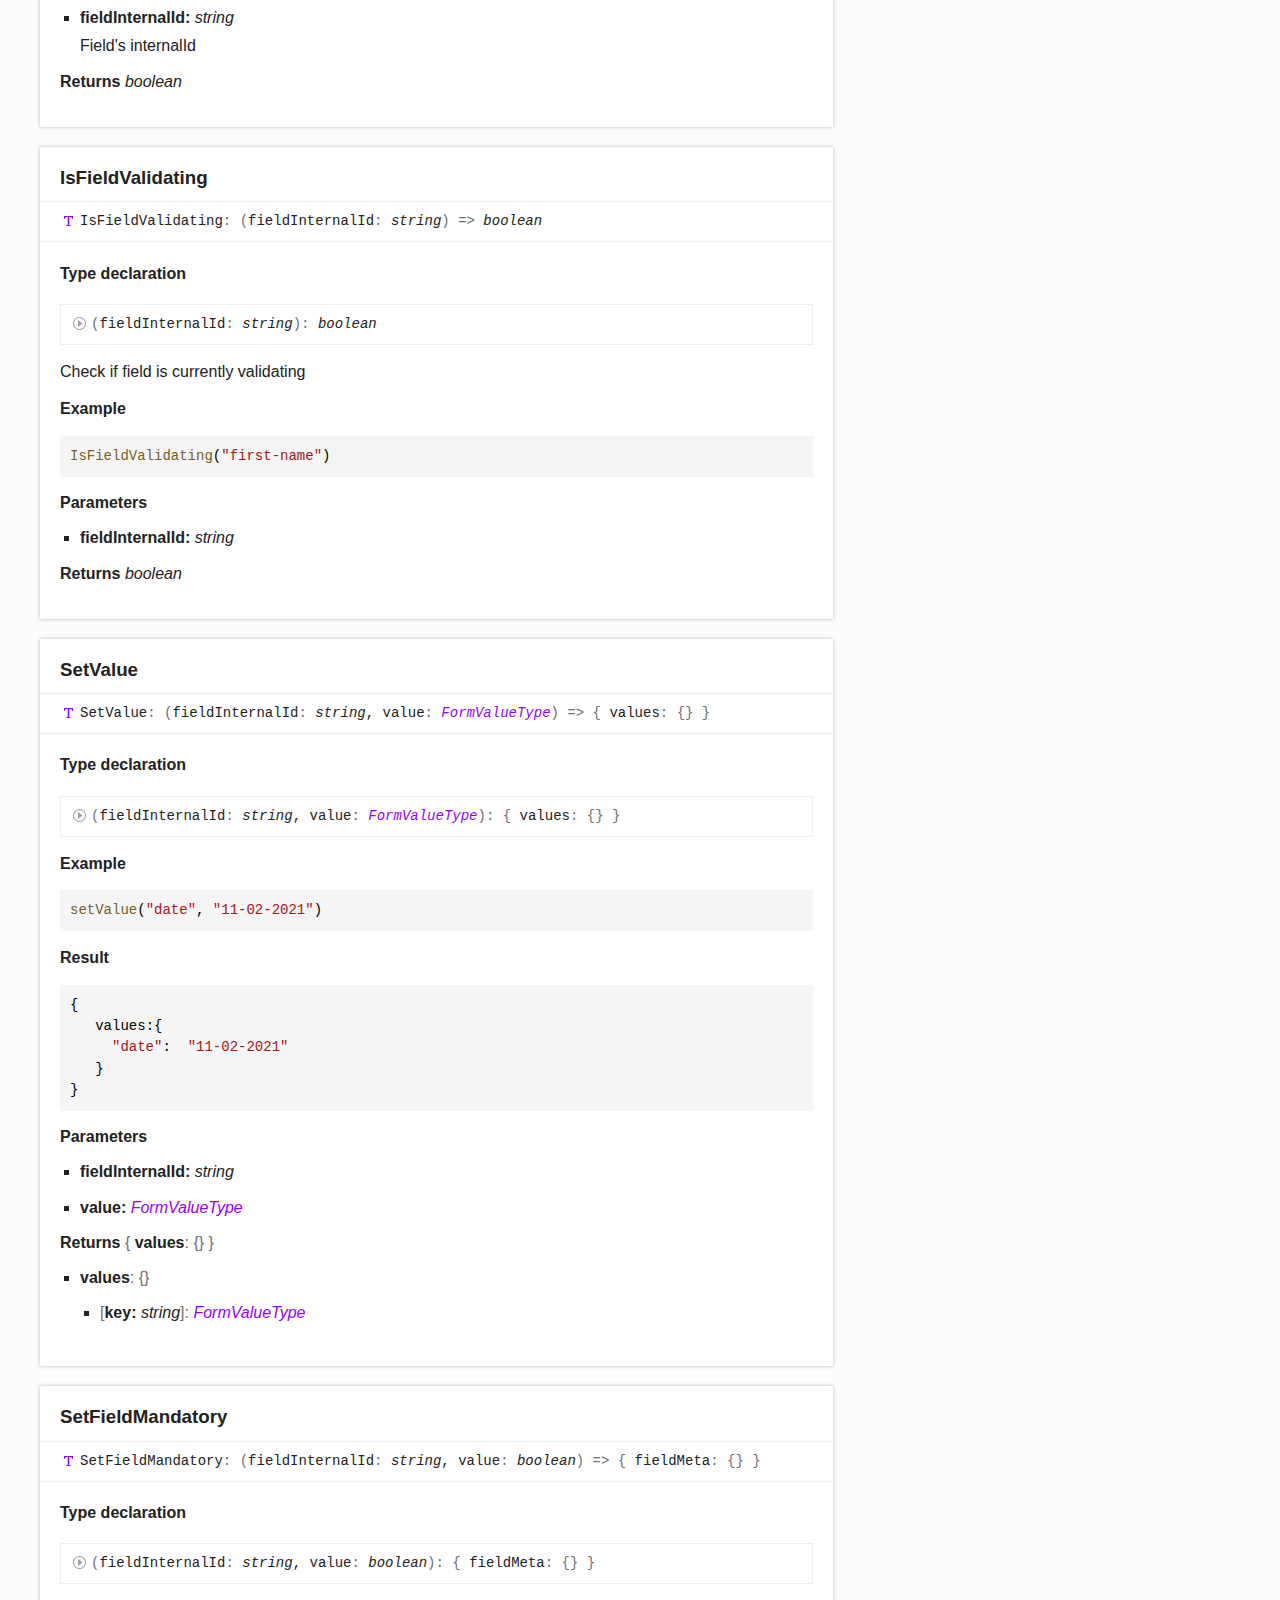
<file: modules/clevero_utils_module_types.html>
<!DOCTYPE html><html class="default"><head><meta charSet="utf-8"/><meta http-equiv="x-ua-compatible" content="IE=edge"/><title>clevero-utils-module/types | @clevero/interactions</title><meta name="description" content="Documentation for @clevero/interactions"/><meta name="viewport" content="width=device-width, initial-scale=1"/><link rel="stylesheet" href="../assets/style.css"/><link rel="stylesheet" href="../assets/highlight.css"/><script async src="../assets/search.js" id="search-script"></script></head><body><script>document.body.classList.add(localStorage.getItem("tsd-theme") || "os")</script><header><div class="tsd-page-toolbar"><div class="container"><div class="table-wrap"><div class="table-cell" id="tsd-search" data-base=".."><div class="field"><label for="tsd-search-field" class="tsd-widget search no-caption">Search</label><input type="text" id="tsd-search-field"/></div><ul class="results"><li class="state loading">Preparing search index...</li><li class="state failure">The search index is not available</li></ul><a href="../index.html" class="title">@clevero/interactions</a></div><div class="table-cell" id="tsd-widgets"><div id="tsd-filter"><a href="#" class="tsd-widget options no-caption" data-toggle="options">Options</a><div class="tsd-filter-group"><div class="tsd-select" id="tsd-filter-visibility"><span class="tsd-select-label">All</span><ul class="tsd-select-list"><li data-value="public">Public</li><li data-value="protected">Public/Protected</li><li data-value="private" class="selected">All</li></ul></div> <input type="checkbox" id="tsd-filter-inherited" checked/><label class="tsd-widget" for="tsd-filter-inherited">Inherited</label><input type="checkbox" id="tsd-filter-externals" checked/><label class="tsd-widget" for="tsd-filter-externals">Externals</label></div></div><a href="#" class="tsd-widget menu no-caption" data-toggle="menu">Menu</a></div></div></div></div><div class="tsd-page-title"><div class="container"><ul class="tsd-breadcrumb"><li><a href="../modules.html">@clevero/interactions</a></li><li><a href="clevero_utils_module_types.html">clevero-utils-module/types</a></li></ul><h1>Module clevero-utils-module/types</h1></div></div></header><div class="container container-main"><div class="row"><div class="col-8 col-content"><section class="tsd-panel-group tsd-index-group"><h2>Index</h2><section class="tsd-panel tsd-index-panel"><div class="tsd-index-content"><section class="tsd-index-section "><h3>Type aliases</h3><ul class="tsd-index-list"><li class="tsd-kind-type-alias tsd-parent-kind-module"><a href="clevero_utils_module_types.html#GetValue" class="tsd-kind-icon">Get<wbr/>Value</a></li><li class="tsd-kind-type-alias tsd-parent-kind-module"><a href="clevero_utils_module_types.html#ConcatFieldValues" class="tsd-kind-icon">Concat<wbr/>Field<wbr/>Values</a></li><li class="tsd-kind-type-alias tsd-parent-kind-module"><a href="clevero_utils_module_types.html#MergeValues" class="tsd-kind-icon">Merge<wbr/>Values</a></li><li class="tsd-kind-type-alias tsd-parent-kind-module"><a href="clevero_utils_module_types.html#MergeFieldMetas" class="tsd-kind-icon">Merge<wbr/>Field<wbr/>Metas</a></li><li class="tsd-kind-type-alias tsd-parent-kind-module"><a href="clevero_utils_module_types.html#IsValid" class="tsd-kind-icon">Is<wbr/>Valid</a></li><li class="tsd-kind-type-alias tsd-parent-kind-module"><a href="clevero_utils_module_types.html#IsTouched" class="tsd-kind-icon">Is<wbr/>Touched</a></li><li class="tsd-kind-type-alias tsd-parent-kind-module"><a href="clevero_utils_module_types.html#CanSubmit" class="tsd-kind-icon">Can<wbr/>Submit</a></li><li class="tsd-kind-type-alias tsd-parent-kind-module"><a href="clevero_utils_module_types.html#GetMode" class="tsd-kind-icon">Get<wbr/>Mode</a></li><li class="tsd-kind-type-alias tsd-parent-kind-module"><a href="clevero_utils_module_types.html#IsViewMode" class="tsd-kind-icon">Is<wbr/>View<wbr/>Mode</a></li><li class="tsd-kind-type-alias tsd-parent-kind-module"><a href="clevero_utils_module_types.html#IsEditMode" class="tsd-kind-icon">Is<wbr/>Edit<wbr/>Mode</a></li><li class="tsd-kind-type-alias tsd-parent-kind-module"><a href="clevero_utils_module_types.html#IsAddMode" class="tsd-kind-icon">Is<wbr/>Add<wbr/>Mode</a></li><li class="tsd-kind-type-alias tsd-parent-kind-module"><a href="clevero_utils_module_types.html#GetFieldMeta" class="tsd-kind-icon">Get<wbr/>Field<wbr/>Meta</a></li><li class="tsd-kind-type-alias tsd-parent-kind-module"><a href="clevero_utils_module_types.html#GetFieldOwner" class="tsd-kind-icon">Get<wbr/>Field<wbr/>Owner</a></li><li class="tsd-kind-type-alias tsd-parent-kind-module"><a href="clevero_utils_module_types.html#GetFieldSettings" class="tsd-kind-icon">Get<wbr/>Field<wbr/>Settings</a></li><li class="tsd-kind-type-alias tsd-parent-kind-module"><a href="clevero_utils_module_types.html#GetFieldSelectOptionConfig" class="tsd-kind-icon">Get<wbr/>Field<wbr/>Select<wbr/>Option<wbr/>Config</a></li><li class="tsd-kind-type-alias tsd-parent-kind-module"><a href="clevero_utils_module_types.html#GetFieldDescription" class="tsd-kind-icon">Get<wbr/>Field<wbr/>Description</a></li><li class="tsd-kind-type-alias tsd-parent-kind-module"><a href="clevero_utils_module_types.html#GetFieldTypeId" class="tsd-kind-icon">Get<wbr/>Field<wbr/>Type<wbr/>Id</a></li><li class="tsd-kind-type-alias tsd-parent-kind-module"><a href="clevero_utils_module_types.html#GetFieldType" class="tsd-kind-icon">Get<wbr/>Field<wbr/>Type</a></li><li class="tsd-kind-type-alias tsd-parent-kind-module"><a href="clevero_utils_module_types.html#IsFieldMandatory" class="tsd-kind-icon">Is<wbr/>Field<wbr/>Mandatory</a></li><li class="tsd-kind-type-alias tsd-parent-kind-module"><a href="clevero_utils_module_types.html#IsFieldDisabled" class="tsd-kind-icon">Is<wbr/>Field<wbr/>Disabled</a></li><li class="tsd-kind-type-alias tsd-parent-kind-module"><a href="clevero_utils_module_types.html#IsFieldHidden" class="tsd-kind-icon">Is<wbr/>Field<wbr/>Hidden</a></li><li class="tsd-kind-type-alias tsd-parent-kind-module"><a href="clevero_utils_module_types.html#IsFieldError" class="tsd-kind-icon">Is<wbr/>Field<wbr/>Error</a></li><li class="tsd-kind-type-alias tsd-parent-kind-module"><a href="clevero_utils_module_types.html#GetFieldPlaceholder" class="tsd-kind-icon">Get<wbr/>Field<wbr/>Placeholder</a></li><li class="tsd-kind-type-alias tsd-parent-kind-module"><a href="clevero_utils_module_types.html#GetFieldNoValueText" class="tsd-kind-icon">Get<wbr/>Field<wbr/>No<wbr/>Value<wbr/>Text</a></li><li class="tsd-kind-type-alias tsd-parent-kind-module"><a href="clevero_utils_module_types.html#IsFieldCustom" class="tsd-kind-icon">Is<wbr/>Field<wbr/>Custom</a></li><li class="tsd-kind-type-alias tsd-parent-kind-module"><a href="clevero_utils_module_types.html#IsFieldTouched" class="tsd-kind-icon">Is<wbr/>Field<wbr/>Touched</a></li><li class="tsd-kind-type-alias tsd-parent-kind-module"><a href="clevero_utils_module_types.html#IsFieldValidating" class="tsd-kind-icon">Is<wbr/>Field<wbr/>Validating</a></li><li class="tsd-kind-type-alias tsd-parent-kind-module"><a href="clevero_utils_module_types.html#SetValue" class="tsd-kind-icon">Set<wbr/>Value</a></li><li class="tsd-kind-type-alias tsd-parent-kind-module"><a href="clevero_utils_module_types.html#SetFieldMandatory" class="tsd-kind-icon">Set<wbr/>Field<wbr/>Mandatory</a></li><li class="tsd-kind-type-alias tsd-parent-kind-module"><a href="clevero_utils_module_types.html#ToggleFieldMandatory" class="tsd-kind-icon">Toggle<wbr/>Field<wbr/>Mandatory</a></li><li class="tsd-kind-type-alias tsd-parent-kind-module"><a href="clevero_utils_module_types.html#SetFieldDisabled" class="tsd-kind-icon">Set<wbr/>Field<wbr/>Disabled</a></li><li class="tsd-kind-type-alias tsd-parent-kind-module"><a href="clevero_utils_module_types.html#ToggleFieldDisabled" class="tsd-kind-icon">Toggle<wbr/>Field<wbr/>Disabled</a></li><li class="tsd-kind-type-alias tsd-parent-kind-module"><a href="clevero_utils_module_types.html#SetFieldHidden" class="tsd-kind-icon">Set<wbr/>Field<wbr/>Hidden</a></li><li class="tsd-kind-type-alias tsd-parent-kind-module"><a href="clevero_utils_module_types.html#HideField" class="tsd-kind-icon">Hide<wbr/>Field</a></li><li class="tsd-kind-type-alias tsd-parent-kind-module"><a href="clevero_utils_module_types.html#ShowField" class="tsd-kind-icon">Show<wbr/>Field</a></li><li class="tsd-kind-type-alias tsd-parent-kind-module"><a href="clevero_utils_module_types.html#ToggleFieldHidden" class="tsd-kind-icon">Toggle<wbr/>Field<wbr/>Hidden</a></li><li class="tsd-kind-type-alias tsd-parent-kind-module"><a href="clevero_utils_module_types.html#SetFieldError" class="tsd-kind-icon">Set<wbr/>Field<wbr/>Error</a></li><li class="tsd-kind-type-alias tsd-parent-kind-module"><a href="clevero_utils_module_types.html#SetFieldErrorText" class="tsd-kind-icon">Set<wbr/>Field<wbr/>Error<wbr/>Text</a></li><li class="tsd-kind-type-alias tsd-parent-kind-module"><a href="clevero_utils_module_types.html#SetFieldPlaceholder" class="tsd-kind-icon">Set<wbr/>Field<wbr/>Placeholder</a></li><li class="tsd-kind-type-alias tsd-parent-kind-module"><a href="clevero_utils_module_types.html#SetFieldNoValueText" class="tsd-kind-icon">Set<wbr/>Field<wbr/>No<wbr/>Value<wbr/>Text</a></li><li class="tsd-kind-type-alias tsd-parent-kind-module"><a href="clevero_utils_module_types.html#SetFieldIsValidating" class="tsd-kind-icon">Set<wbr/>Field<wbr/>Is<wbr/>Validating</a></li><li class="tsd-kind-type-alias tsd-parent-kind-module"><a href="clevero_utils_module_types.html#ToggleFieldIsValidating" class="tsd-kind-icon">Toggle<wbr/>Field<wbr/>Is<wbr/>Validating</a></li><li class="tsd-kind-type-alias tsd-parent-kind-module"><a href="clevero_utils_module_types.html#GetAllSubValues" class="tsd-kind-icon">Get<wbr/>All<wbr/>Sub<wbr/>Values</a></li><li class="tsd-kind-type-alias tsd-parent-kind-module"><a href="clevero_utils_module_types.html#GetSubValueBasedOnIndex" class="tsd-kind-icon">Get<wbr/>Sub<wbr/>Value<wbr/>Based<wbr/>On<wbr/>Index</a></li><li class="tsd-kind-type-alias tsd-parent-kind-module"><a href="clevero_utils_module_types.html#GetSubValueBasedOnId" class="tsd-kind-icon">Get<wbr/>Sub<wbr/>Value<wbr/>Based<wbr/>On<wbr/>Id</a></li><li class="tsd-kind-type-alias tsd-parent-kind-module"><a href="clevero_utils_module_types.html#UpdateSubValueBasedOnId" class="tsd-kind-icon">Update<wbr/>Sub<wbr/>Value<wbr/>Based<wbr/>On<wbr/>Id</a></li><li class="tsd-kind-type-alias tsd-parent-kind-module"><a href="clevero_utils_module_types.html#UpdateSubValue" class="tsd-kind-icon">Update<wbr/>Sub<wbr/>Value</a></li><li class="tsd-kind-type-alias tsd-parent-kind-module"><a href="clevero_utils_module_types.html#UpdateSubValueBasedOnIndex" class="tsd-kind-icon">Update<wbr/>Sub<wbr/>Value<wbr/>Based<wbr/>On<wbr/>Index</a></li><li class="tsd-kind-type-alias tsd-parent-kind-module"><a href="clevero_utils_module_types.html#AddSubValues" class="tsd-kind-icon">Add<wbr/>Sub<wbr/>Values</a></li><li class="tsd-kind-type-alias tsd-parent-kind-module"><a href="clevero_utils_module_types.html#RemoveSubValues" class="tsd-kind-icon">Remove<wbr/>Sub<wbr/>Values</a></li><li class="tsd-kind-type-alias tsd-parent-kind-module"><a href="clevero_utils_module_types.html#UpdateSubFieldMeta" class="tsd-kind-icon">Update<wbr/>Sub<wbr/>Field<wbr/>Meta</a></li><li class="tsd-kind-type-alias tsd-parent-kind-module"><a href="clevero_utils_module_types.html#UpdateSubFieldMetaBasedOnId" class="tsd-kind-icon">Update<wbr/>Sub<wbr/>Field<wbr/>Meta<wbr/>Based<wbr/>On<wbr/>Id</a></li><li class="tsd-kind-type-alias tsd-parent-kind-module"><a href="clevero_utils_module_types.html#UpdateSubFieldMetaBasedOnIndex" class="tsd-kind-icon">Update<wbr/>Sub<wbr/>Field<wbr/>Meta<wbr/>Based<wbr/>On<wbr/>Index</a></li><li class="tsd-kind-type-alias tsd-parent-kind-module"><a href="clevero_utils_module_types.html#UpdateSubMeta" class="tsd-kind-icon">Update<wbr/>Sub<wbr/>Meta</a></li><li class="tsd-kind-type-alias tsd-parent-kind-module"><a href="clevero_utils_module_types.html#GetEvent" class="tsd-kind-icon">Get<wbr/>Event</a></li><li class="tsd-kind-type-alias tsd-parent-kind-module"><a href="clevero_utils_module_types.html#GetEventType" class="tsd-kind-icon">Get<wbr/>Event<wbr/>Type</a></li><li class="tsd-kind-type-alias tsd-parent-kind-module"><a href="clevero_utils_module_types.html#GetEventPayload" class="tsd-kind-icon">Get<wbr/>Event<wbr/>Payload</a></li><li class="tsd-kind-type-alias tsd-parent-kind-module"><a href="clevero_utils_module_types.html#Submit" class="tsd-kind-icon">Submit</a></li><li class="tsd-kind-type-alias tsd-parent-kind-module"><a href="clevero_utils_module_types.html#CancelSubmit" class="tsd-kind-icon">Cancel<wbr/>Submit</a></li><li class="tsd-kind-type-alias tsd-parent-kind-module"><a href="clevero_utils_module_types.html#GetFilters" class="tsd-kind-icon">Get<wbr/>Filters</a></li><li class="tsd-kind-type-alias tsd-parent-kind-module"><a href="clevero_utils_module_types.html#SetFilters" class="tsd-kind-icon">Set<wbr/>Filters</a></li><li class="tsd-kind-type-alias tsd-parent-kind-module"><a href="clevero_utils_module_types.html#SetSubColumnFilters" class="tsd-kind-icon">Set<wbr/>Sub<wbr/>Column<wbr/>Filters</a></li><li class="tsd-kind-type-alias tsd-parent-kind-module"><a href="clevero_utils_module_types.html#SetSubRowFilters" class="tsd-kind-icon">Set<wbr/>Sub<wbr/>Row<wbr/>Filters</a></li><li class="tsd-kind-type-alias tsd-parent-kind-module"><a href="clevero_utils_module_types.html#SetSubRowFiltersBasedOnId" class="tsd-kind-icon">Set<wbr/>Sub<wbr/>Row<wbr/>Filters<wbr/>Based<wbr/>On<wbr/>Id</a></li><li class="tsd-kind-type-alias tsd-parent-kind-module"><a href="clevero_utils_module_types.html#SetSubRowFiltersBasedOnIndex" class="tsd-kind-icon">Set<wbr/>Sub<wbr/>Row<wbr/>Filters<wbr/>Based<wbr/>On<wbr/>Index</a></li><li class="tsd-kind-type-alias tsd-parent-kind-module"><a href="clevero_utils_module_types.html#EVENTS" class="tsd-kind-icon">EVENTS</a></li><li class="tsd-kind-type-alias tsd-parent-kind-module"><a href="clevero_utils_module_types.html#MergeAll" class="tsd-kind-icon">Merge<wbr/>All</a></li><li class="tsd-kind-type-alias tsd-parent-kind-module"><a href="clevero_utils_module_types.html#GetCompanySettings" class="tsd-kind-icon">Get<wbr/>Company<wbr/>Settings</a></li><li class="tsd-kind-type-alias tsd-parent-kind-module"><a href="clevero_utils_module_types.html#GetUserSettings" class="tsd-kind-icon">Get<wbr/>User<wbr/>Settings</a></li><li class="tsd-kind-type-alias tsd-parent-kind-module"><a href="clevero_utils_module_types.html#GetLoggedInUser" class="tsd-kind-icon">Get<wbr/>Logged<wbr/>In<wbr/>User</a></li><li class="tsd-kind-type-alias tsd-parent-kind-module"><a href="clevero_utils_module_types.html#GetCurrentRole" class="tsd-kind-icon">Get<wbr/>Current<wbr/>Role</a></li></ul></section></div></section></section><section class="tsd-panel-group tsd-member-group "><h2>Type aliases</h2><section class="tsd-panel tsd-member tsd-kind-type-alias tsd-parent-kind-module"><a id="GetValue" class="tsd-anchor"></a><h3 class="tsd-anchor-link">Get<wbr/>Value<a href="#GetValue" aria-label="Permalink" class="tsd-anchor-icon"><svg xmlns="http://www.w3.org/2000/svg" class="icon icon-tabler icon-tabler-link" viewBox="0 0 24 24" stroke-width="2" stroke="currentColor" fill="none" stroke-linecap="round" stroke-linejoin="round"><path stroke="none" d="M0 0h24v24H0z" fill="none"></path><path d="M10 14a3.5 3.5 0 0 0 5 0l4 -4a3.5 3.5 0 0 0 -5 -5l-.5 .5"></path><path d="M14 10a3.5 3.5 0 0 0 -5 0l-4 4a3.5 3.5 0 0 0 5 5l.5 -.5"></path></svg></a></h3><div class="tsd-signature tsd-kind-icon">Get<wbr/>Value<span class="tsd-signature-symbol">:</span> <span class="tsd-signature-symbol">(</span>fieldInternalId<span class="tsd-signature-symbol">: </span><span class="tsd-signature-type">string</span><span class="tsd-signature-symbol">)</span><span class="tsd-signature-symbol"> =&gt; </span><a href="types.html#FormValueType" class="tsd-signature-type" data-tsd-kind="Type alias">FormValueType</a><span class="tsd-signature-symbol"> | </span><span class="tsd-signature-type">undefined</span></div><div class="tsd-type-declaration"><h4>Type declaration</h4><ul class="tsd-parameters"><li class="tsd-parameter-signature"><ul class="tsd-signatures tsd-kind-type-literal tsd-parent-kind-type-alias"><li class="tsd-signature tsd-kind-icon"><span class="tsd-signature-symbol">(</span>fieldInternalId<span class="tsd-signature-symbol">: </span><span class="tsd-signature-type">string</span><span class="tsd-signature-symbol">)</span><span class="tsd-signature-symbol">: </span><a href="types.html#FormValueType" class="tsd-signature-type" data-tsd-kind="Type alias">FormValueType</a><span class="tsd-signature-symbol"> | </span><span class="tsd-signature-type">undefined</span></li></ul><ul class="tsd-descriptions"><li class="tsd-description"><div class="tsd-comment tsd-typography"><div class="lead">
<p>Get current value of field</p>
</div><div><p><strong>Example</strong></p>
<pre><code class="language-ts"><span class="hl-0">const</span><span class="hl-1"> </span><span class="hl-2">firstName</span><span class="hl-1"> = </span><span class="hl-3">getValue</span><span class="hl-1">(</span><span class="hl-4">&quot;first-name&quot;</span><span class="hl-1">)</span>
</code></pre>
</div></div><h4 class="tsd-parameters-title">Parameters</h4><ul class="tsd-parameters"><li><h5>fieldInternalId: <span class="tsd-signature-type">string</span></h5><div class="tsd-comment tsd-typography"><div class="lead">
<p>Field&#39;s internalId</p>
</div></div></li></ul><h4 class="tsd-returns-title">Returns <a href="types.html#FormValueType" class="tsd-signature-type" data-tsd-kind="Type alias">FormValueType</a><span class="tsd-signature-symbol"> | </span><span class="tsd-signature-type">undefined</span></h4><div><p>Value of the field</p>
</div></li></ul></li></ul></div></section><section class="tsd-panel tsd-member tsd-kind-type-alias tsd-parent-kind-module"><a id="ConcatFieldValues" class="tsd-anchor"></a><h3 class="tsd-anchor-link">Concat<wbr/>Field<wbr/>Values<a href="#ConcatFieldValues" aria-label="Permalink" class="tsd-anchor-icon"><svg xmlns="http://www.w3.org/2000/svg" class="icon icon-tabler icon-tabler-link" viewBox="0 0 24 24" stroke-width="2" stroke="currentColor" fill="none" stroke-linecap="round" stroke-linejoin="round"><path stroke="none" d="M0 0h24v24H0z" fill="none"></path><path d="M10 14a3.5 3.5 0 0 0 5 0l4 -4a3.5 3.5 0 0 0 -5 -5l-.5 .5"></path><path d="M14 10a3.5 3.5 0 0 0 -5 0l-4 4a3.5 3.5 0 0 0 5 5l.5 -.5"></path></svg></a></h3><div class="tsd-signature tsd-kind-icon">Concat<wbr/>Field<wbr/>Values<span class="tsd-signature-symbol">:</span> <span class="tsd-signature-symbol">(</span>fields<span class="tsd-signature-symbol">: </span><span class="tsd-signature-type">string</span><span class="tsd-signature-symbol">[]</span>, separator<span class="tsd-signature-symbol">?: </span><span class="tsd-signature-type">string</span><span class="tsd-signature-symbol">)</span><span class="tsd-signature-symbol"> =&gt; </span><span class="tsd-signature-type">string</span></div><div class="tsd-type-declaration"><h4>Type declaration</h4><ul class="tsd-parameters"><li class="tsd-parameter-signature"><ul class="tsd-signatures tsd-kind-type-literal tsd-parent-kind-type-alias"><li class="tsd-signature tsd-kind-icon"><span class="tsd-signature-symbol">(</span>fields<span class="tsd-signature-symbol">: </span><span class="tsd-signature-type">string</span><span class="tsd-signature-symbol">[]</span>, separator<span class="tsd-signature-symbol">?: </span><span class="tsd-signature-type">string</span><span class="tsd-signature-symbol">)</span><span class="tsd-signature-symbol">: </span><span class="tsd-signature-type">string</span></li></ul><ul class="tsd-descriptions"><li class="tsd-description"><div class="tsd-comment tsd-typography"><div class="lead">
<p>Concats values of given fields</p>
</div><div><p><strong>Example</strong></p>
<pre><code class="language-ts"><span class="hl-0">const</span><span class="hl-1"> </span><span class="hl-2">fullName</span><span class="hl-1"> = </span><span class="hl-3">concatFieldValues</span><span class="hl-1">([</span><span class="hl-4">&quot;first-name&quot;</span><span class="hl-1">, </span><span class="hl-4">&quot;last-name&quot;</span><span class="hl-1">], </span><span class="hl-4">&quot;-&quot;</span><span class="hl-1">) </span><span class="hl-5">// Harry-Styles</span>
</code></pre>
</div></div><h4 class="tsd-parameters-title">Parameters</h4><ul class="tsd-parameters"><li><h5>fields: <span class="tsd-signature-type">string</span><span class="tsd-signature-symbol">[]</span></h5><div class="tsd-comment tsd-typography"><div class="lead">
<p>internal Ids of fields</p>
</div></div></li><li><h5><span class="tsd-flag ts-flagOptional">Optional</span> separator: <span class="tsd-signature-type">string</span></h5><div class="tsd-comment tsd-typography"><div class="lead">
<p>character(s) to add between values of fields</p>
</div></div></li></ul><h4 class="tsd-returns-title">Returns <span class="tsd-signature-type">string</span></h4><div><p>concatinated string of the fields</p>
</div></li></ul></li></ul></div></section><section class="tsd-panel tsd-member tsd-kind-type-alias tsd-parent-kind-module"><a id="MergeValues" class="tsd-anchor"></a><h3 class="tsd-anchor-link">Merge<wbr/>Values<a href="#MergeValues" aria-label="Permalink" class="tsd-anchor-icon"><svg xmlns="http://www.w3.org/2000/svg" class="icon icon-tabler icon-tabler-link" viewBox="0 0 24 24" stroke-width="2" stroke="currentColor" fill="none" stroke-linecap="round" stroke-linejoin="round"><path stroke="none" d="M0 0h24v24H0z" fill="none"></path><path d="M10 14a3.5 3.5 0 0 0 5 0l4 -4a3.5 3.5 0 0 0 -5 -5l-.5 .5"></path><path d="M14 10a3.5 3.5 0 0 0 -5 0l-4 4a3.5 3.5 0 0 0 5 5l.5 -.5"></path></svg></a></h3><div class="tsd-signature tsd-kind-icon">Merge<wbr/>Values<span class="tsd-signature-symbol">:</span> <span class="tsd-signature-symbol">(</span><span class="tsd-signature-symbol">...</span>args<span class="tsd-signature-symbol">: </span><span class="tsd-signature-symbol">{ </span>values<span class="tsd-signature-symbol">: </span><span class="tsd-signature-type">Pick</span><span class="tsd-signature-symbol">&lt;</span><a href="types.html#FormState" class="tsd-signature-type" data-tsd-kind="Type alias">FormState</a><span class="tsd-signature-symbol">, </span><span class="tsd-signature-type">&quot;values&quot;</span><span class="tsd-signature-symbol">&gt;</span><span class="tsd-signature-symbol"> }</span><span class="tsd-signature-symbol">[]</span><span class="tsd-signature-symbol">)</span><span class="tsd-signature-symbol"> =&gt; </span><span class="tsd-signature-symbol">{ </span>values<span class="tsd-signature-symbol">: </span><span class="tsd-signature-type">Pick</span><span class="tsd-signature-symbol">&lt;</span><a href="types.html#FormState" class="tsd-signature-type" data-tsd-kind="Type alias">FormState</a><span class="tsd-signature-symbol">, </span><span class="tsd-signature-type">&quot;values&quot;</span><span class="tsd-signature-symbol">&gt;</span><span class="tsd-signature-symbol"> }</span></div><div class="tsd-type-declaration"><h4>Type declaration</h4><ul class="tsd-parameters"><li class="tsd-parameter-signature"><ul class="tsd-signatures tsd-kind-type-literal tsd-parent-kind-type-alias"><li class="tsd-signature tsd-kind-icon"><span class="tsd-signature-symbol">(</span><span class="tsd-signature-symbol">...</span>args<span class="tsd-signature-symbol">: </span><span class="tsd-signature-symbol">{ </span>values<span class="tsd-signature-symbol">: </span><span class="tsd-signature-type">Pick</span><span class="tsd-signature-symbol">&lt;</span><a href="types.html#FormState" class="tsd-signature-type" data-tsd-kind="Type alias">FormState</a><span class="tsd-signature-symbol">, </span><span class="tsd-signature-type">&quot;values&quot;</span><span class="tsd-signature-symbol">&gt;</span><span class="tsd-signature-symbol"> }</span><span class="tsd-signature-symbol">[]</span><span class="tsd-signature-symbol">)</span><span class="tsd-signature-symbol">: </span><span class="tsd-signature-symbol">{ </span>values<span class="tsd-signature-symbol">: </span><span class="tsd-signature-type">Pick</span><span class="tsd-signature-symbol">&lt;</span><a href="types.html#FormState" class="tsd-signature-type" data-tsd-kind="Type alias">FormState</a><span class="tsd-signature-symbol">, </span><span class="tsd-signature-type">&quot;values&quot;</span><span class="tsd-signature-symbol">&gt;</span><span class="tsd-signature-symbol"> }</span></li></ul><ul class="tsd-descriptions"><li class="tsd-description"><div class="tsd-comment tsd-typography"><div class="lead">
<p>Merges form values</p>
</div><div><p><strong>Example</strong></p>
<pre><code class="language-ts"><span class="hl-3">mergeValues</span><span class="hl-1">(</span><span class="hl-2">C</span><span class="hl-1">.</span><span class="hl-3">setValue</span><span class="hl-1">(</span><span class="hl-4">&quot;f1&quot;</span><span class="hl-1">,</span><span class="hl-4">&quot;hello&quot;</span><span class="hl-1">), </span><span class="hl-2">C</span><span class="hl-1">.</span><span class="hl-3">setValue</span><span class="hl-1">(</span><span class="hl-4">&quot;f2&quot;</span><span class="hl-1">, </span><span class="hl-4">&quot;world&quot;</span><span class="hl-1">))</span><br/><span class="hl-6">console</span><span class="hl-1">.</span><span class="hl-3">log</span><span class="hl-1">(</span><span class="hl-6">mergeValues</span><span class="hl-1">) </span><span class="hl-5">// {values:{f1:&quot;hello&quot;, f2: &quot;world&quot;}}</span>
</code></pre>
</div></div><h4 class="tsd-parameters-title">Parameters</h4><ul class="tsd-parameters"><li><h5><span class="tsd-flag ts-flagRest">Rest</span> <span class="tsd-signature-symbol">...</span>args: <span class="tsd-signature-symbol">{ </span>values<span class="tsd-signature-symbol">: </span><span class="tsd-signature-type">Pick</span><span class="tsd-signature-symbol">&lt;</span><a href="types.html#FormState" class="tsd-signature-type" data-tsd-kind="Type alias">FormState</a><span class="tsd-signature-symbol">, </span><span class="tsd-signature-type">&quot;values&quot;</span><span class="tsd-signature-symbol">&gt;</span><span class="tsd-signature-symbol"> }</span><span class="tsd-signature-symbol">[]</span></h5></li></ul><h4 class="tsd-returns-title">Returns <span class="tsd-signature-symbol">{ </span>values<span class="tsd-signature-symbol">: </span><span class="tsd-signature-type">Pick</span><span class="tsd-signature-symbol">&lt;</span><a href="types.html#FormState" class="tsd-signature-type" data-tsd-kind="Type alias">FormState</a><span class="tsd-signature-symbol">, </span><span class="tsd-signature-type">&quot;values&quot;</span><span class="tsd-signature-symbol">&gt;</span><span class="tsd-signature-symbol"> }</span></h4><div><p>merged field values.</p>
</div><ul class="tsd-parameters"><li class="tsd-parameter"><h5>values<span class="tsd-signature-symbol">: </span><span class="tsd-signature-type">Pick</span><span class="tsd-signature-symbol">&lt;</span><a href="types.html#FormState" class="tsd-signature-type" data-tsd-kind="Type alias">FormState</a><span class="tsd-signature-symbol">, </span><span class="tsd-signature-type">&quot;values&quot;</span><span class="tsd-signature-symbol">&gt;</span></h5></li></ul></li></ul></li></ul></div></section><section class="tsd-panel tsd-member tsd-kind-type-alias tsd-parent-kind-module"><a id="MergeFieldMetas" class="tsd-anchor"></a><h3 class="tsd-anchor-link">Merge<wbr/>Field<wbr/>Metas<a href="#MergeFieldMetas" aria-label="Permalink" class="tsd-anchor-icon"><svg xmlns="http://www.w3.org/2000/svg" class="icon icon-tabler icon-tabler-link" viewBox="0 0 24 24" stroke-width="2" stroke="currentColor" fill="none" stroke-linecap="round" stroke-linejoin="round"><path stroke="none" d="M0 0h24v24H0z" fill="none"></path><path d="M10 14a3.5 3.5 0 0 0 5 0l4 -4a3.5 3.5 0 0 0 -5 -5l-.5 .5"></path><path d="M14 10a3.5 3.5 0 0 0 -5 0l-4 4a3.5 3.5 0 0 0 5 5l.5 -.5"></path></svg></a></h3><div class="tsd-signature tsd-kind-icon">Merge<wbr/>Field<wbr/>Metas<span class="tsd-signature-symbol">:</span> <span class="tsd-signature-symbol">(</span><span class="tsd-signature-symbol">...</span>args<span class="tsd-signature-symbol">: </span><span class="tsd-signature-symbol">{ </span>fieldMeta<span class="tsd-signature-symbol">: </span><span class="tsd-signature-symbol">{}</span><span class="tsd-signature-symbol"> }</span><span class="tsd-signature-symbol">[]</span><span class="tsd-signature-symbol">)</span><span class="tsd-signature-symbol"> =&gt; </span><span class="tsd-signature-symbol">{ </span>fieldMeta<span class="tsd-signature-symbol">: </span><span class="tsd-signature-symbol">{}</span><span class="tsd-signature-symbol"> }</span></div><div class="tsd-type-declaration"><h4>Type declaration</h4><ul class="tsd-parameters"><li class="tsd-parameter-signature"><ul class="tsd-signatures tsd-kind-type-literal tsd-parent-kind-type-alias"><li class="tsd-signature tsd-kind-icon"><span class="tsd-signature-symbol">(</span><span class="tsd-signature-symbol">...</span>args<span class="tsd-signature-symbol">: </span><span class="tsd-signature-symbol">{ </span>fieldMeta<span class="tsd-signature-symbol">: </span><span class="tsd-signature-symbol">{}</span><span class="tsd-signature-symbol"> }</span><span class="tsd-signature-symbol">[]</span><span class="tsd-signature-symbol">)</span><span class="tsd-signature-symbol">: </span><span class="tsd-signature-symbol">{ </span>fieldMeta<span class="tsd-signature-symbol">: </span><span class="tsd-signature-symbol">{}</span><span class="tsd-signature-symbol"> }</span></li></ul><ul class="tsd-descriptions"><li class="tsd-description"><div class="tsd-comment tsd-typography"><div class="lead">
<p>Merges field metas</p>
</div><div><p><strong>Example</strong></p>
<pre><code class="language-ts"><span class="hl-0">const</span><span class="hl-1"> </span><span class="hl-2">mergedMetas</span><span class="hl-1"> = </span><span class="hl-3">mergeFieldMetas</span><span class="hl-1">(</span><span class="hl-2">C</span><span class="hl-1">.</span><span class="hl-3">setFieldMandatory</span><span class="hl-1">(</span><span class="hl-4">&quot;f1&quot;</span><span class="hl-1">, </span><span class="hl-0">true</span><span class="hl-1">),</span><span class="hl-2">C</span><span class="hl-1">.</span><span class="hl-3">hideField</span><span class="hl-1">(</span><span class="hl-4">&quot;due-date&quot;</span><span class="hl-1">))</span><br/><span class="hl-6">console</span><span class="hl-1">.</span><span class="hl-3">log</span><span class="hl-1">(</span><span class="hl-6">mergedMetas</span><span class="hl-1">) </span><span class="hl-5">// {fieldMeta:{f1:{mandatory: true}, f2:{hidden: true}}}</span>
</code></pre>
</div></div><h4 class="tsd-parameters-title">Parameters</h4><ul class="tsd-parameters"><li><h5><span class="tsd-flag ts-flagRest">Rest</span> <span class="tsd-signature-symbol">...</span>args: <span class="tsd-signature-symbol">{ </span>fieldMeta<span class="tsd-signature-symbol">: </span><span class="tsd-signature-symbol">{}</span><span class="tsd-signature-symbol"> }</span><span class="tsd-signature-symbol">[]</span></h5></li></ul><h4 class="tsd-returns-title">Returns <span class="tsd-signature-symbol">{ </span>fieldMeta<span class="tsd-signature-symbol">: </span><span class="tsd-signature-symbol">{}</span><span class="tsd-signature-symbol"> }</span></h4><div><p>concatinated string of the fields</p>
</div><ul class="tsd-parameters"><li class="tsd-parameter"><h5>field<wbr/>Meta<span class="tsd-signature-symbol">: </span><span class="tsd-signature-symbol">{}</span></h5><ul class="tsd-parameters"><li class="tsd-parameter-index-signature"><h5><span class="tsd-signature-symbol">[</span>key: <span class="tsd-signature-type">string</span><span class="tsd-signature-symbol">]: </span><span class="tsd-signature-type">Partial</span><span class="tsd-signature-symbol">&lt;</span><a href="types.html#FieldMeta" class="tsd-signature-type" data-tsd-kind="Type alias">FieldMeta</a><span class="tsd-signature-symbol">&gt;</span></h5></li></ul></li></ul></li></ul></li></ul></div></section><section class="tsd-panel tsd-member tsd-kind-type-alias tsd-parent-kind-module"><a id="IsValid" class="tsd-anchor"></a><h3 class="tsd-anchor-link">Is<wbr/>Valid<a href="#IsValid" aria-label="Permalink" class="tsd-anchor-icon"><svg xmlns="http://www.w3.org/2000/svg" class="icon icon-tabler icon-tabler-link" viewBox="0 0 24 24" stroke-width="2" stroke="currentColor" fill="none" stroke-linecap="round" stroke-linejoin="round"><path stroke="none" d="M0 0h24v24H0z" fill="none"></path><path d="M10 14a3.5 3.5 0 0 0 5 0l4 -4a3.5 3.5 0 0 0 -5 -5l-.5 .5"></path><path d="M14 10a3.5 3.5 0 0 0 -5 0l-4 4a3.5 3.5 0 0 0 5 5l.5 -.5"></path></svg></a></h3><div class="tsd-signature tsd-kind-icon">Is<wbr/>Valid<span class="tsd-signature-symbol">:</span> <span class="tsd-signature-symbol">(</span><span class="tsd-signature-symbol">)</span><span class="tsd-signature-symbol"> =&gt; </span><span class="tsd-signature-type">boolean</span></div><div class="tsd-type-declaration"><h4>Type declaration</h4><ul class="tsd-parameters"><li class="tsd-parameter-signature"><ul class="tsd-signatures tsd-kind-type-literal tsd-parent-kind-type-alias"><li class="tsd-signature tsd-kind-icon"><span class="tsd-signature-symbol">(</span><span class="tsd-signature-symbol">)</span><span class="tsd-signature-symbol">: </span><span class="tsd-signature-type">boolean</span></li></ul><ul class="tsd-descriptions"><li class="tsd-description"><div class="tsd-comment tsd-typography"><div class="lead">
<p>returns whether all field&#39;s values are valid</p>
</div><div><p><strong>Example</strong></p>
<pre><code class="language-ts"><span class="hl-3">isValid</span><span class="hl-1">()</span>
</code></pre>
</div></div><h4 class="tsd-returns-title">Returns <span class="tsd-signature-type">boolean</span></h4></li></ul></li></ul></div></section><section class="tsd-panel tsd-member tsd-kind-type-alias tsd-parent-kind-module"><a id="IsTouched" class="tsd-anchor"></a><h3 class="tsd-anchor-link">Is<wbr/>Touched<a href="#IsTouched" aria-label="Permalink" class="tsd-anchor-icon"><svg xmlns="http://www.w3.org/2000/svg" class="icon icon-tabler icon-tabler-link" viewBox="0 0 24 24" stroke-width="2" stroke="currentColor" fill="none" stroke-linecap="round" stroke-linejoin="round"><path stroke="none" d="M0 0h24v24H0z" fill="none"></path><path d="M10 14a3.5 3.5 0 0 0 5 0l4 -4a3.5 3.5 0 0 0 -5 -5l-.5 .5"></path><path d="M14 10a3.5 3.5 0 0 0 -5 0l-4 4a3.5 3.5 0 0 0 5 5l.5 -.5"></path></svg></a></h3><div class="tsd-signature tsd-kind-icon">Is<wbr/>Touched<span class="tsd-signature-symbol">:</span> <span class="tsd-signature-symbol">(</span><span class="tsd-signature-symbol">)</span><span class="tsd-signature-symbol"> =&gt; </span><span class="tsd-signature-type">boolean</span></div><div class="tsd-type-declaration"><h4>Type declaration</h4><ul class="tsd-parameters"><li class="tsd-parameter-signature"><ul class="tsd-signatures tsd-kind-type-literal tsd-parent-kind-type-alias"><li class="tsd-signature tsd-kind-icon"><span class="tsd-signature-symbol">(</span><span class="tsd-signature-symbol">)</span><span class="tsd-signature-symbol">: </span><span class="tsd-signature-type">boolean</span></li></ul><ul class="tsd-descriptions"><li class="tsd-description"><div class="tsd-comment tsd-typography"><div class="lead">
<p>returns whether any field&#39;s value is touched</p>
</div><div><p><strong>Example</strong></p>
<pre><code class="language-ts"><span class="hl-3">isTouched</span><span class="hl-1">()</span>
</code></pre>
</div></div><h4 class="tsd-returns-title">Returns <span class="tsd-signature-type">boolean</span></h4></li></ul></li></ul></div></section><section class="tsd-panel tsd-member tsd-kind-type-alias tsd-parent-kind-module"><a id="CanSubmit" class="tsd-anchor"></a><h3 class="tsd-anchor-link">Can<wbr/>Submit<a href="#CanSubmit" aria-label="Permalink" class="tsd-anchor-icon"><svg xmlns="http://www.w3.org/2000/svg" class="icon icon-tabler icon-tabler-link" viewBox="0 0 24 24" stroke-width="2" stroke="currentColor" fill="none" stroke-linecap="round" stroke-linejoin="round"><path stroke="none" d="M0 0h24v24H0z" fill="none"></path><path d="M10 14a3.5 3.5 0 0 0 5 0l4 -4a3.5 3.5 0 0 0 -5 -5l-.5 .5"></path><path d="M14 10a3.5 3.5 0 0 0 -5 0l-4 4a3.5 3.5 0 0 0 5 5l.5 -.5"></path></svg></a></h3><div class="tsd-signature tsd-kind-icon">Can<wbr/>Submit<span class="tsd-signature-symbol">:</span> <span class="tsd-signature-symbol">(</span><span class="tsd-signature-symbol">)</span><span class="tsd-signature-symbol"> =&gt; </span><span class="tsd-signature-type">boolean</span></div><div class="tsd-type-declaration"><h4>Type declaration</h4><ul class="tsd-parameters"><li class="tsd-parameter-signature"><ul class="tsd-signatures tsd-kind-type-literal tsd-parent-kind-type-alias"><li class="tsd-signature tsd-kind-icon"><span class="tsd-signature-symbol">(</span><span class="tsd-signature-symbol">)</span><span class="tsd-signature-symbol">: </span><span class="tsd-signature-type">boolean</span></li></ul><ul class="tsd-descriptions"><li class="tsd-description"><div class="tsd-comment tsd-typography"><div class="lead">
<p>returns whether the form can be submitted</p>
</div><div><p><strong>Example</strong></p>
<pre><code class="language-ts"><span class="hl-3">canSubmit</span><span class="hl-1">()</span>
</code></pre>
</div></div><h4 class="tsd-returns-title">Returns <span class="tsd-signature-type">boolean</span></h4></li></ul></li></ul></div></section><section class="tsd-panel tsd-member tsd-kind-type-alias tsd-parent-kind-module"><a id="GetMode" class="tsd-anchor"></a><h3 class="tsd-anchor-link">Get<wbr/>Mode<a href="#GetMode" aria-label="Permalink" class="tsd-anchor-icon"><svg xmlns="http://www.w3.org/2000/svg" class="icon icon-tabler icon-tabler-link" viewBox="0 0 24 24" stroke-width="2" stroke="currentColor" fill="none" stroke-linecap="round" stroke-linejoin="round"><path stroke="none" d="M0 0h24v24H0z" fill="none"></path><path d="M10 14a3.5 3.5 0 0 0 5 0l4 -4a3.5 3.5 0 0 0 -5 -5l-.5 .5"></path><path d="M14 10a3.5 3.5 0 0 0 -5 0l-4 4a3.5 3.5 0 0 0 5 5l.5 -.5"></path></svg></a></h3><div class="tsd-signature tsd-kind-icon">Get<wbr/>Mode<span class="tsd-signature-symbol">:</span> <span class="tsd-signature-symbol">(</span><span class="tsd-signature-symbol">)</span><span class="tsd-signature-symbol"> =&gt; </span><a href="types.html#Mode" class="tsd-signature-type" data-tsd-kind="Type alias">Mode</a></div><div class="tsd-type-declaration"><h4>Type declaration</h4><ul class="tsd-parameters"><li class="tsd-parameter-signature"><ul class="tsd-signatures tsd-kind-type-literal tsd-parent-kind-type-alias"><li class="tsd-signature tsd-kind-icon"><span class="tsd-signature-symbol">(</span><span class="tsd-signature-symbol">)</span><span class="tsd-signature-symbol">: </span><a href="types.html#Mode" class="tsd-signature-type" data-tsd-kind="Type alias">Mode</a></li></ul><ul class="tsd-descriptions"><li class="tsd-description"><div class="tsd-comment tsd-typography"><div class="lead">
<p>returns the current mode of entry layout</p>
</div><div><p><strong>Example</strong></p>
<pre><code class="language-ts"><span class="hl-3">getMode</span><span class="hl-1">()</span>
</code></pre>
</div></div><h4 class="tsd-returns-title">Returns <a href="types.html#Mode" class="tsd-signature-type" data-tsd-kind="Type alias">Mode</a></h4><div><p>view | edit</p>
</div></li></ul></li></ul></div></section><section class="tsd-panel tsd-member tsd-kind-type-alias tsd-parent-kind-module"><a id="IsViewMode" class="tsd-anchor"></a><h3 class="tsd-anchor-link">Is<wbr/>View<wbr/>Mode<a href="#IsViewMode" aria-label="Permalink" class="tsd-anchor-icon"><svg xmlns="http://www.w3.org/2000/svg" class="icon icon-tabler icon-tabler-link" viewBox="0 0 24 24" stroke-width="2" stroke="currentColor" fill="none" stroke-linecap="round" stroke-linejoin="round"><path stroke="none" d="M0 0h24v24H0z" fill="none"></path><path d="M10 14a3.5 3.5 0 0 0 5 0l4 -4a3.5 3.5 0 0 0 -5 -5l-.5 .5"></path><path d="M14 10a3.5 3.5 0 0 0 -5 0l-4 4a3.5 3.5 0 0 0 5 5l.5 -.5"></path></svg></a></h3><div class="tsd-signature tsd-kind-icon">Is<wbr/>View<wbr/>Mode<span class="tsd-signature-symbol">:</span> <span class="tsd-signature-symbol">(</span><span class="tsd-signature-symbol">)</span><span class="tsd-signature-symbol"> =&gt; </span><span class="tsd-signature-type">boolean</span></div><div class="tsd-type-declaration"><h4>Type declaration</h4><ul class="tsd-parameters"><li class="tsd-parameter-signature"><ul class="tsd-signatures tsd-kind-type-literal tsd-parent-kind-type-alias"><li class="tsd-signature tsd-kind-icon"><span class="tsd-signature-symbol">(</span><span class="tsd-signature-symbol">)</span><span class="tsd-signature-symbol">: </span><span class="tsd-signature-type">boolean</span></li></ul><ul class="tsd-descriptions"><li class="tsd-description"><div class="tsd-comment tsd-typography"><div class="lead">
<p>returns true if current mode is view</p>
</div><div><p><strong>Example</strong></p>
<pre><code class="language-ts"><span class="hl-3">isViewMode</span><span class="hl-1">()</span>
</code></pre>
</div></div><h4 class="tsd-returns-title">Returns <span class="tsd-signature-type">boolean</span></h4><div><p>true | false</p>
</div></li></ul></li></ul></div></section><section class="tsd-panel tsd-member tsd-kind-type-alias tsd-parent-kind-module"><a id="IsEditMode" class="tsd-anchor"></a><h3 class="tsd-anchor-link">Is<wbr/>Edit<wbr/>Mode<a href="#IsEditMode" aria-label="Permalink" class="tsd-anchor-icon"><svg xmlns="http://www.w3.org/2000/svg" class="icon icon-tabler icon-tabler-link" viewBox="0 0 24 24" stroke-width="2" stroke="currentColor" fill="none" stroke-linecap="round" stroke-linejoin="round"><path stroke="none" d="M0 0h24v24H0z" fill="none"></path><path d="M10 14a3.5 3.5 0 0 0 5 0l4 -4a3.5 3.5 0 0 0 -5 -5l-.5 .5"></path><path d="M14 10a3.5 3.5 0 0 0 -5 0l-4 4a3.5 3.5 0 0 0 5 5l.5 -.5"></path></svg></a></h3><div class="tsd-signature tsd-kind-icon">Is<wbr/>Edit<wbr/>Mode<span class="tsd-signature-symbol">:</span> <span class="tsd-signature-symbol">(</span><span class="tsd-signature-symbol">)</span><span class="tsd-signature-symbol"> =&gt; </span><span class="tsd-signature-type">boolean</span></div><div class="tsd-type-declaration"><h4>Type declaration</h4><ul class="tsd-parameters"><li class="tsd-parameter-signature"><ul class="tsd-signatures tsd-kind-type-literal tsd-parent-kind-type-alias"><li class="tsd-signature tsd-kind-icon"><span class="tsd-signature-symbol">(</span><span class="tsd-signature-symbol">)</span><span class="tsd-signature-symbol">: </span><span class="tsd-signature-type">boolean</span></li></ul><ul class="tsd-descriptions"><li class="tsd-description"><div class="tsd-comment tsd-typography"><div class="lead">
<p>returns true if current mode is edit</p>
</div><div><p><strong>Example</strong></p>
<pre><code class="language-ts"><span class="hl-3">isEditMode</span><span class="hl-1">()</span>
</code></pre>
</div></div><h4 class="tsd-returns-title">Returns <span class="tsd-signature-type">boolean</span></h4><div><p>true | false</p>
</div></li></ul></li></ul></div></section><section class="tsd-panel tsd-member tsd-kind-type-alias tsd-parent-kind-module"><a id="IsAddMode" class="tsd-anchor"></a><h3 class="tsd-anchor-link">Is<wbr/>Add<wbr/>Mode<a href="#IsAddMode" aria-label="Permalink" class="tsd-anchor-icon"><svg xmlns="http://www.w3.org/2000/svg" class="icon icon-tabler icon-tabler-link" viewBox="0 0 24 24" stroke-width="2" stroke="currentColor" fill="none" stroke-linecap="round" stroke-linejoin="round"><path stroke="none" d="M0 0h24v24H0z" fill="none"></path><path d="M10 14a3.5 3.5 0 0 0 5 0l4 -4a3.5 3.5 0 0 0 -5 -5l-.5 .5"></path><path d="M14 10a3.5 3.5 0 0 0 -5 0l-4 4a3.5 3.5 0 0 0 5 5l.5 -.5"></path></svg></a></h3><div class="tsd-signature tsd-kind-icon">Is<wbr/>Add<wbr/>Mode<span class="tsd-signature-symbol">:</span> <span class="tsd-signature-symbol">(</span><span class="tsd-signature-symbol">)</span><span class="tsd-signature-symbol"> =&gt; </span><span class="tsd-signature-type">boolean</span></div><div class="tsd-type-declaration"><h4>Type declaration</h4><ul class="tsd-parameters"><li class="tsd-parameter-signature"><ul class="tsd-signatures tsd-kind-type-literal tsd-parent-kind-type-alias"><li class="tsd-signature tsd-kind-icon"><span class="tsd-signature-symbol">(</span><span class="tsd-signature-symbol">)</span><span class="tsd-signature-symbol">: </span><span class="tsd-signature-type">boolean</span></li></ul><ul class="tsd-descriptions"><li class="tsd-description"><div class="tsd-comment tsd-typography"><div class="lead">
<p>returns true if current mode is add</p>
</div><div><p><strong>Example</strong></p>
<pre><code class="language-ts"><span class="hl-3">isAddMode</span><span class="hl-1">()</span>
</code></pre>
</div></div><h4 class="tsd-returns-title">Returns <span class="tsd-signature-type">boolean</span></h4><div><p>true | false</p>
</div></li></ul></li></ul></div></section><section class="tsd-panel tsd-member tsd-kind-type-alias tsd-parent-kind-module"><a id="GetFieldMeta" class="tsd-anchor"></a><h3 class="tsd-anchor-link">Get<wbr/>Field<wbr/>Meta<a href="#GetFieldMeta" aria-label="Permalink" class="tsd-anchor-icon"><svg xmlns="http://www.w3.org/2000/svg" class="icon icon-tabler icon-tabler-link" viewBox="0 0 24 24" stroke-width="2" stroke="currentColor" fill="none" stroke-linecap="round" stroke-linejoin="round"><path stroke="none" d="M0 0h24v24H0z" fill="none"></path><path d="M10 14a3.5 3.5 0 0 0 5 0l4 -4a3.5 3.5 0 0 0 -5 -5l-.5 .5"></path><path d="M14 10a3.5 3.5 0 0 0 -5 0l-4 4a3.5 3.5 0 0 0 5 5l.5 -.5"></path></svg></a></h3><div class="tsd-signature tsd-kind-icon">Get<wbr/>Field<wbr/>Meta<span class="tsd-signature-symbol">:</span> <span class="tsd-signature-symbol">(</span>fieldInternalId<span class="tsd-signature-symbol">: </span><span class="tsd-signature-type">string</span><span class="tsd-signature-symbol">)</span><span class="tsd-signature-symbol"> =&gt; </span><a href="types.html#FieldMeta" class="tsd-signature-type" data-tsd-kind="Type alias">FieldMeta</a></div><div class="tsd-type-declaration"><h4>Type declaration</h4><ul class="tsd-parameters"><li class="tsd-parameter-signature"><ul class="tsd-signatures tsd-kind-type-literal tsd-parent-kind-type-alias"><li class="tsd-signature tsd-kind-icon"><span class="tsd-signature-symbol">(</span>fieldInternalId<span class="tsd-signature-symbol">: </span><span class="tsd-signature-type">string</span><span class="tsd-signature-symbol">)</span><span class="tsd-signature-symbol">: </span><a href="types.html#FieldMeta" class="tsd-signature-type" data-tsd-kind="Type alias">FieldMeta</a></li></ul><ul class="tsd-descriptions"><li class="tsd-description"><div class="tsd-comment tsd-typography"><div class="lead">
<p>Gets meta of field from FormState
<strong>Example</strong></p>
<pre><code class="language-ts"><span class="hl-3">getFieldMeta</span><span class="hl-1">(</span><span class="hl-4">&quot;first-name&quot;</span><span class="hl-1">)</span>
</code></pre>
</div></div><h4 class="tsd-parameters-title">Parameters</h4><ul class="tsd-parameters"><li><h5>fieldInternalId: <span class="tsd-signature-type">string</span></h5><div class="tsd-comment tsd-typography"><div class="lead">
<p>Field&#39;s internalId</p>
</div></div></li></ul><h4 class="tsd-returns-title">Returns <a href="types.html#FieldMeta" class="tsd-signature-type" data-tsd-kind="Type alias">FieldMeta</a></h4><div><p>Meta of field</p>
</div></li></ul></li></ul></div></section><section class="tsd-panel tsd-member tsd-kind-type-alias tsd-parent-kind-module"><a id="GetFieldOwner" class="tsd-anchor"></a><h3 class="tsd-anchor-link">Get<wbr/>Field<wbr/>Owner<a href="#GetFieldOwner" aria-label="Permalink" class="tsd-anchor-icon"><svg xmlns="http://www.w3.org/2000/svg" class="icon icon-tabler icon-tabler-link" viewBox="0 0 24 24" stroke-width="2" stroke="currentColor" fill="none" stroke-linecap="round" stroke-linejoin="round"><path stroke="none" d="M0 0h24v24H0z" fill="none"></path><path d="M10 14a3.5 3.5 0 0 0 5 0l4 -4a3.5 3.5 0 0 0 -5 -5l-.5 .5"></path><path d="M14 10a3.5 3.5 0 0 0 -5 0l-4 4a3.5 3.5 0 0 0 5 5l.5 -.5"></path></svg></a></h3><div class="tsd-signature tsd-kind-icon">Get<wbr/>Field<wbr/>Owner<span class="tsd-signature-symbol">:</span> <span class="tsd-signature-symbol">(</span>fieldInternalId<span class="tsd-signature-symbol">: </span><span class="tsd-signature-type">string</span><span class="tsd-signature-symbol">)</span><span class="tsd-signature-symbol"> =&gt; </span><span class="tsd-signature-type">number</span></div><div class="tsd-type-declaration"><h4>Type declaration</h4><ul class="tsd-parameters"><li class="tsd-parameter-signature"><ul class="tsd-signatures tsd-kind-type-literal tsd-parent-kind-type-alias"><li class="tsd-signature tsd-kind-icon"><span class="tsd-signature-symbol">(</span>fieldInternalId<span class="tsd-signature-symbol">: </span><span class="tsd-signature-type">string</span><span class="tsd-signature-symbol">)</span><span class="tsd-signature-symbol">: </span><span class="tsd-signature-type">number</span></li></ul><ul class="tsd-descriptions"><li class="tsd-description"><div class="tsd-comment tsd-typography"><div class="lead">
<p>Gets owner of field</p>
</div><div><p><strong>Example</strong></p>
<pre><code class="language-ts"><span class="hl-3">getFieldOwner</span><span class="hl-1">(</span><span class="hl-4">&quot;first-name&quot;</span><span class="hl-1">)</span>
</code></pre>
</div></div><h4 class="tsd-parameters-title">Parameters</h4><ul class="tsd-parameters"><li><h5>fieldInternalId: <span class="tsd-signature-type">string</span></h5><div class="tsd-comment tsd-typography"><div class="lead">
<p>Field&#39;s internalId</p>
</div></div></li></ul><h4 class="tsd-returns-title">Returns <span class="tsd-signature-type">number</span></h4><div><p>owner&#39;s id</p>
</div></li></ul></li></ul></div></section><section class="tsd-panel tsd-member tsd-kind-type-alias tsd-parent-kind-module"><a id="GetFieldSettings" class="tsd-anchor"></a><h3 class="tsd-anchor-link">Get<wbr/>Field<wbr/>Settings<a href="#GetFieldSettings" aria-label="Permalink" class="tsd-anchor-icon"><svg xmlns="http://www.w3.org/2000/svg" class="icon icon-tabler icon-tabler-link" viewBox="0 0 24 24" stroke-width="2" stroke="currentColor" fill="none" stroke-linecap="round" stroke-linejoin="round"><path stroke="none" d="M0 0h24v24H0z" fill="none"></path><path d="M10 14a3.5 3.5 0 0 0 5 0l4 -4a3.5 3.5 0 0 0 -5 -5l-.5 .5"></path><path d="M14 10a3.5 3.5 0 0 0 -5 0l-4 4a3.5 3.5 0 0 0 5 5l.5 -.5"></path></svg></a></h3><div class="tsd-signature tsd-kind-icon">Get<wbr/>Field<wbr/>Settings<span class="tsd-signature-symbol">:</span> <span class="tsd-signature-symbol">(</span>fieldInternalId<span class="tsd-signature-symbol">: </span><span class="tsd-signature-type">string</span><span class="tsd-signature-symbol">)</span><span class="tsd-signature-symbol"> =&gt; </span><a href="types.html#FieldSettings" class="tsd-signature-type" data-tsd-kind="Type alias">FieldSettings</a></div><div class="tsd-type-declaration"><h4>Type declaration</h4><ul class="tsd-parameters"><li class="tsd-parameter-signature"><ul class="tsd-signatures tsd-kind-type-literal tsd-parent-kind-type-alias"><li class="tsd-signature tsd-kind-icon"><span class="tsd-signature-symbol">(</span>fieldInternalId<span class="tsd-signature-symbol">: </span><span class="tsd-signature-type">string</span><span class="tsd-signature-symbol">)</span><span class="tsd-signature-symbol">: </span><a href="types.html#FieldSettings" class="tsd-signature-type" data-tsd-kind="Type alias">FieldSettings</a></li></ul><ul class="tsd-descriptions"><li class="tsd-description"><div class="tsd-comment tsd-typography"><div class="lead">
<p>Gets settings of field</p>
</div><div><p><strong>Example</strong></p>
<pre><code class="language-ts"><span class="hl-3">getFieldSettings</span><span class="hl-1">(</span><span class="hl-4">&quot;first-name&quot;</span><span class="hl-1">)</span>
</code></pre>
</div></div><h4 class="tsd-parameters-title">Parameters</h4><ul class="tsd-parameters"><li><h5>fieldInternalId: <span class="tsd-signature-type">string</span></h5><div class="tsd-comment tsd-typography"><div class="lead">
<p>Field&#39;s internalId</p>
</div></div></li></ul><h4 class="tsd-returns-title">Returns <a href="types.html#FieldSettings" class="tsd-signature-type" data-tsd-kind="Type alias">FieldSettings</a></h4><div><p>field&#39;s settings</p>
</div></li></ul></li></ul></div></section><section class="tsd-panel tsd-member tsd-kind-type-alias tsd-parent-kind-module"><a id="GetFieldSelectOptionConfig" class="tsd-anchor"></a><h3 class="tsd-anchor-link">Get<wbr/>Field<wbr/>Select<wbr/>Option<wbr/>Config<a href="#GetFieldSelectOptionConfig" aria-label="Permalink" class="tsd-anchor-icon"><svg xmlns="http://www.w3.org/2000/svg" class="icon icon-tabler icon-tabler-link" viewBox="0 0 24 24" stroke-width="2" stroke="currentColor" fill="none" stroke-linecap="round" stroke-linejoin="round"><path stroke="none" d="M0 0h24v24H0z" fill="none"></path><path d="M10 14a3.5 3.5 0 0 0 5 0l4 -4a3.5 3.5 0 0 0 -5 -5l-.5 .5"></path><path d="M14 10a3.5 3.5 0 0 0 -5 0l-4 4a3.5 3.5 0 0 0 5 5l.5 -.5"></path></svg></a></h3><div class="tsd-signature tsd-kind-icon">Get<wbr/>Field<wbr/>Select<wbr/>Option<wbr/>Config<span class="tsd-signature-symbol">:</span> <span class="tsd-signature-symbol">(</span>fieldInternalId<span class="tsd-signature-symbol">: </span><span class="tsd-signature-type">string</span><span class="tsd-signature-symbol">)</span><span class="tsd-signature-symbol"> =&gt; </span><a href="types.html#SelectOptionsConfig" class="tsd-signature-type" data-tsd-kind="Type alias">SelectOptionsConfig</a></div><div class="tsd-type-declaration"><h4>Type declaration</h4><ul class="tsd-parameters"><li class="tsd-parameter-signature"><ul class="tsd-signatures tsd-kind-type-literal tsd-parent-kind-type-alias"><li class="tsd-signature tsd-kind-icon"><span class="tsd-signature-symbol">(</span>fieldInternalId<span class="tsd-signature-symbol">: </span><span class="tsd-signature-type">string</span><span class="tsd-signature-symbol">)</span><span class="tsd-signature-symbol">: </span><a href="types.html#SelectOptionsConfig" class="tsd-signature-type" data-tsd-kind="Type alias">SelectOptionsConfig</a></li></ul><ul class="tsd-descriptions"><li class="tsd-description"><div class="tsd-comment tsd-typography"><div class="lead">
<p>Gets select field&#39;s options from settings. Options includes recordId and fieldId.
<strong>Note:</strong> Only use this for select fields
<strong>Example</strong></p>
<pre><code class="language-ts"><span class="hl-3">getFieldSelectOptionConfig</span><span class="hl-1">(</span><span class="hl-4">&quot;employees&quot;</span><span class="hl-1">)</span>
</code></pre>
</div></div><h4 class="tsd-parameters-title">Parameters</h4><ul class="tsd-parameters"><li><h5>fieldInternalId: <span class="tsd-signature-type">string</span></h5><div class="tsd-comment tsd-typography"><div class="lead">
<p>Field&#39;s internalId</p>
</div></div></li></ul><h4 class="tsd-returns-title">Returns <a href="types.html#SelectOptionsConfig" class="tsd-signature-type" data-tsd-kind="Type alias">SelectOptionsConfig</a></h4><div><p>select field&#39;s options</p>
</div></li></ul></li></ul></div></section><section class="tsd-panel tsd-member tsd-kind-type-alias tsd-parent-kind-module"><a id="GetFieldDescription" class="tsd-anchor"></a><h3 class="tsd-anchor-link">Get<wbr/>Field<wbr/>Description<a href="#GetFieldDescription" aria-label="Permalink" class="tsd-anchor-icon"><svg xmlns="http://www.w3.org/2000/svg" class="icon icon-tabler icon-tabler-link" viewBox="0 0 24 24" stroke-width="2" stroke="currentColor" fill="none" stroke-linecap="round" stroke-linejoin="round"><path stroke="none" d="M0 0h24v24H0z" fill="none"></path><path d="M10 14a3.5 3.5 0 0 0 5 0l4 -4a3.5 3.5 0 0 0 -5 -5l-.5 .5"></path><path d="M14 10a3.5 3.5 0 0 0 -5 0l-4 4a3.5 3.5 0 0 0 5 5l.5 -.5"></path></svg></a></h3><div class="tsd-signature tsd-kind-icon">Get<wbr/>Field<wbr/>Description<span class="tsd-signature-symbol">:</span> <span class="tsd-signature-symbol">(</span>fieldInternalId<span class="tsd-signature-symbol">: </span><span class="tsd-signature-type">string</span><span class="tsd-signature-symbol">)</span><span class="tsd-signature-symbol"> =&gt; </span><span class="tsd-signature-type">string</span><span class="tsd-signature-symbol"> | </span><span class="tsd-signature-type">null</span></div><div class="tsd-type-declaration"><h4>Type declaration</h4><ul class="tsd-parameters"><li class="tsd-parameter-signature"><ul class="tsd-signatures tsd-kind-type-literal tsd-parent-kind-type-alias"><li class="tsd-signature tsd-kind-icon"><span class="tsd-signature-symbol">(</span>fieldInternalId<span class="tsd-signature-symbol">: </span><span class="tsd-signature-type">string</span><span class="tsd-signature-symbol">)</span><span class="tsd-signature-symbol">: </span><span class="tsd-signature-type">string</span><span class="tsd-signature-symbol"> | </span><span class="tsd-signature-type">null</span></li></ul><ul class="tsd-descriptions"><li class="tsd-description"><div class="tsd-comment tsd-typography"><div class="lead">
<p>Gets description of field</p>
</div><div><p><strong>Example</strong></p>
<pre><code class="language-ts"><span class="hl-3">getFieldDescription</span><span class="hl-1">(</span><span class="hl-4">&quot;first-name&quot;</span><span class="hl-1">)</span>
</code></pre>
</div></div><h4 class="tsd-parameters-title">Parameters</h4><ul class="tsd-parameters"><li><h5>fieldInternalId: <span class="tsd-signature-type">string</span></h5><div class="tsd-comment tsd-typography"><div class="lead">
<p>Field&#39;s internalId</p>
</div></div></li></ul><h4 class="tsd-returns-title">Returns <span class="tsd-signature-type">string</span><span class="tsd-signature-symbol"> | </span><span class="tsd-signature-type">null</span></h4><div><p>description</p>
</div></li></ul></li></ul></div></section><section class="tsd-panel tsd-member tsd-kind-type-alias tsd-parent-kind-module"><a id="GetFieldTypeId" class="tsd-anchor"></a><h3 class="tsd-anchor-link">Get<wbr/>Field<wbr/>Type<wbr/>Id<a href="#GetFieldTypeId" aria-label="Permalink" class="tsd-anchor-icon"><svg xmlns="http://www.w3.org/2000/svg" class="icon icon-tabler icon-tabler-link" viewBox="0 0 24 24" stroke-width="2" stroke="currentColor" fill="none" stroke-linecap="round" stroke-linejoin="round"><path stroke="none" d="M0 0h24v24H0z" fill="none"></path><path d="M10 14a3.5 3.5 0 0 0 5 0l4 -4a3.5 3.5 0 0 0 -5 -5l-.5 .5"></path><path d="M14 10a3.5 3.5 0 0 0 -5 0l-4 4a3.5 3.5 0 0 0 5 5l.5 -.5"></path></svg></a></h3><div class="tsd-signature tsd-kind-icon">Get<wbr/>Field<wbr/>Type<wbr/>Id<span class="tsd-signature-symbol">:</span> <span class="tsd-signature-symbol">(</span>fieldInternalId<span class="tsd-signature-symbol">: </span><span class="tsd-signature-type">string</span><span class="tsd-signature-symbol">)</span><span class="tsd-signature-symbol"> =&gt; </span><span class="tsd-signature-type">number</span></div><div class="tsd-type-declaration"><h4>Type declaration</h4><ul class="tsd-parameters"><li class="tsd-parameter-signature"><ul class="tsd-signatures tsd-kind-type-literal tsd-parent-kind-type-alias"><li class="tsd-signature tsd-kind-icon"><span class="tsd-signature-symbol">(</span>fieldInternalId<span class="tsd-signature-symbol">: </span><span class="tsd-signature-type">string</span><span class="tsd-signature-symbol">)</span><span class="tsd-signature-symbol">: </span><span class="tsd-signature-type">number</span></li></ul><ul class="tsd-descriptions"><li class="tsd-description"><div class="tsd-comment tsd-typography"><div class="lead">
<p>Gets id of field&#39;s type</p>
</div><div><p><strong>Example</strong></p>
<pre><code class="language-ts"><span class="hl-3">getFieldTypeId</span><span class="hl-1">(</span><span class="hl-4">&quot;first-name&quot;</span><span class="hl-1">)</span>
</code></pre>
</div></div><h4 class="tsd-parameters-title">Parameters</h4><ul class="tsd-parameters"><li><h5>fieldInternalId: <span class="tsd-signature-type">string</span></h5><div class="tsd-comment tsd-typography"><div class="lead">
<p>Field&#39;s internalId</p>
</div></div></li></ul><h4 class="tsd-returns-title">Returns <span class="tsd-signature-type">number</span></h4><div><p>fieldType&#39;s id</p>
</div></li></ul></li></ul></div></section><section class="tsd-panel tsd-member tsd-kind-type-alias tsd-parent-kind-module"><a id="GetFieldType" class="tsd-anchor"></a><h3 class="tsd-anchor-link">Get<wbr/>Field<wbr/>Type<a href="#GetFieldType" aria-label="Permalink" class="tsd-anchor-icon"><svg xmlns="http://www.w3.org/2000/svg" class="icon icon-tabler icon-tabler-link" viewBox="0 0 24 24" stroke-width="2" stroke="currentColor" fill="none" stroke-linecap="round" stroke-linejoin="round"><path stroke="none" d="M0 0h24v24H0z" fill="none"></path><path d="M10 14a3.5 3.5 0 0 0 5 0l4 -4a3.5 3.5 0 0 0 -5 -5l-.5 .5"></path><path d="M14 10a3.5 3.5 0 0 0 -5 0l-4 4a3.5 3.5 0 0 0 5 5l.5 -.5"></path></svg></a></h3><div class="tsd-signature tsd-kind-icon">Get<wbr/>Field<wbr/>Type<span class="tsd-signature-symbol">:</span> <span class="tsd-signature-symbol">(</span>fieldInternalId<span class="tsd-signature-symbol">: </span><span class="tsd-signature-type">string</span><span class="tsd-signature-symbol">)</span><span class="tsd-signature-symbol"> =&gt; </span><span class="tsd-signature-type">string</span></div><div class="tsd-type-declaration"><h4>Type declaration</h4><ul class="tsd-parameters"><li class="tsd-parameter-signature"><ul class="tsd-signatures tsd-kind-type-literal tsd-parent-kind-type-alias"><li class="tsd-signature tsd-kind-icon"><span class="tsd-signature-symbol">(</span>fieldInternalId<span class="tsd-signature-symbol">: </span><span class="tsd-signature-type">string</span><span class="tsd-signature-symbol">)</span><span class="tsd-signature-symbol">: </span><span class="tsd-signature-type">string</span></li></ul><ul class="tsd-descriptions"><li class="tsd-description"><div class="tsd-comment tsd-typography"><div class="lead">
<p>Gets type of field</p>
</div><div><p><strong>Example</strong></p>
<pre><code class="language-ts"><span class="hl-3">getFieldType</span><span class="hl-1">(</span><span class="hl-4">&quot;first-name&quot;</span><span class="hl-1">)</span>
</code></pre>
</div></div><h4 class="tsd-parameters-title">Parameters</h4><ul class="tsd-parameters"><li><h5>fieldInternalId: <span class="tsd-signature-type">string</span></h5><div class="tsd-comment tsd-typography"><div class="lead">
<p>Field&#39;s internalId</p>
</div></div></li></ul><h4 class="tsd-returns-title">Returns <span class="tsd-signature-type">string</span></h4><div><p>field&#39;s type</p>
</div></li></ul></li></ul></div></section><section class="tsd-panel tsd-member tsd-kind-type-alias tsd-parent-kind-module"><a id="IsFieldMandatory" class="tsd-anchor"></a><h3 class="tsd-anchor-link">Is<wbr/>Field<wbr/>Mandatory<a href="#IsFieldMandatory" aria-label="Permalink" class="tsd-anchor-icon"><svg xmlns="http://www.w3.org/2000/svg" class="icon icon-tabler icon-tabler-link" viewBox="0 0 24 24" stroke-width="2" stroke="currentColor" fill="none" stroke-linecap="round" stroke-linejoin="round"><path stroke="none" d="M0 0h24v24H0z" fill="none"></path><path d="M10 14a3.5 3.5 0 0 0 5 0l4 -4a3.5 3.5 0 0 0 -5 -5l-.5 .5"></path><path d="M14 10a3.5 3.5 0 0 0 -5 0l-4 4a3.5 3.5 0 0 0 5 5l.5 -.5"></path></svg></a></h3><div class="tsd-signature tsd-kind-icon">Is<wbr/>Field<wbr/>Mandatory<span class="tsd-signature-symbol">:</span> <span class="tsd-signature-symbol">(</span>fieldInternalId<span class="tsd-signature-symbol">: </span><span class="tsd-signature-type">string</span><span class="tsd-signature-symbol">)</span><span class="tsd-signature-symbol"> =&gt; </span><span class="tsd-signature-type">boolean</span></div><div class="tsd-type-declaration"><h4>Type declaration</h4><ul class="tsd-parameters"><li class="tsd-parameter-signature"><ul class="tsd-signatures tsd-kind-type-literal tsd-parent-kind-type-alias"><li class="tsd-signature tsd-kind-icon"><span class="tsd-signature-symbol">(</span>fieldInternalId<span class="tsd-signature-symbol">: </span><span class="tsd-signature-type">string</span><span class="tsd-signature-symbol">)</span><span class="tsd-signature-symbol">: </span><span class="tsd-signature-type">boolean</span></li></ul><ul class="tsd-descriptions"><li class="tsd-description"><div class="tsd-comment tsd-typography"><div class="lead">
<p>Check if field is mandatory</p>
</div><div><p><strong>Example</strong></p>
<pre><code class="language-ts"><span class="hl-3">isFieldMandatory</span><span class="hl-1">(</span><span class="hl-4">&quot;first-name&quot;</span><span class="hl-1">)</span>
</code></pre>
</div></div><h4 class="tsd-parameters-title">Parameters</h4><ul class="tsd-parameters"><li><h5>fieldInternalId: <span class="tsd-signature-type">string</span></h5><div class="tsd-comment tsd-typography"><div class="lead">
<p>Field&#39;s internalId</p>
</div></div></li></ul><h4 class="tsd-returns-title">Returns <span class="tsd-signature-type">boolean</span></h4></li></ul></li></ul></div></section><section class="tsd-panel tsd-member tsd-kind-type-alias tsd-parent-kind-module"><a id="IsFieldDisabled" class="tsd-anchor"></a><h3 class="tsd-anchor-link">Is<wbr/>Field<wbr/>Disabled<a href="#IsFieldDisabled" aria-label="Permalink" class="tsd-anchor-icon"><svg xmlns="http://www.w3.org/2000/svg" class="icon icon-tabler icon-tabler-link" viewBox="0 0 24 24" stroke-width="2" stroke="currentColor" fill="none" stroke-linecap="round" stroke-linejoin="round"><path stroke="none" d="M0 0h24v24H0z" fill="none"></path><path d="M10 14a3.5 3.5 0 0 0 5 0l4 -4a3.5 3.5 0 0 0 -5 -5l-.5 .5"></path><path d="M14 10a3.5 3.5 0 0 0 -5 0l-4 4a3.5 3.5 0 0 0 5 5l.5 -.5"></path></svg></a></h3><div class="tsd-signature tsd-kind-icon">Is<wbr/>Field<wbr/>Disabled<span class="tsd-signature-symbol">:</span> <span class="tsd-signature-symbol">(</span>fieldInternalId<span class="tsd-signature-symbol">: </span><span class="tsd-signature-type">string</span><span class="tsd-signature-symbol">)</span><span class="tsd-signature-symbol"> =&gt; </span><span class="tsd-signature-type">boolean</span></div><div class="tsd-type-declaration"><h4>Type declaration</h4><ul class="tsd-parameters"><li class="tsd-parameter-signature"><ul class="tsd-signatures tsd-kind-type-literal tsd-parent-kind-type-alias"><li class="tsd-signature tsd-kind-icon"><span class="tsd-signature-symbol">(</span>fieldInternalId<span class="tsd-signature-symbol">: </span><span class="tsd-signature-type">string</span><span class="tsd-signature-symbol">)</span><span class="tsd-signature-symbol">: </span><span class="tsd-signature-type">boolean</span></li></ul><ul class="tsd-descriptions"><li class="tsd-description"><div class="tsd-comment tsd-typography"><div class="lead">
<p>Check if field is disabled</p>
</div><div><p><strong>Example</strong></p>
<pre><code class="language-ts"><span class="hl-3">isFieldDisabled</span><span class="hl-1">(</span><span class="hl-4">&quot;first-name&quot;</span><span class="hl-1">)</span>
</code></pre>
</div></div><h4 class="tsd-parameters-title">Parameters</h4><ul class="tsd-parameters"><li><h5>fieldInternalId: <span class="tsd-signature-type">string</span></h5><div class="tsd-comment tsd-typography"><div class="lead">
<p>Field&#39;s internalId</p>
</div></div></li></ul><h4 class="tsd-returns-title">Returns <span class="tsd-signature-type">boolean</span></h4></li></ul></li></ul></div></section><section class="tsd-panel tsd-member tsd-kind-type-alias tsd-parent-kind-module"><a id="IsFieldHidden" class="tsd-anchor"></a><h3 class="tsd-anchor-link">Is<wbr/>Field<wbr/>Hidden<a href="#IsFieldHidden" aria-label="Permalink" class="tsd-anchor-icon"><svg xmlns="http://www.w3.org/2000/svg" class="icon icon-tabler icon-tabler-link" viewBox="0 0 24 24" stroke-width="2" stroke="currentColor" fill="none" stroke-linecap="round" stroke-linejoin="round"><path stroke="none" d="M0 0h24v24H0z" fill="none"></path><path d="M10 14a3.5 3.5 0 0 0 5 0l4 -4a3.5 3.5 0 0 0 -5 -5l-.5 .5"></path><path d="M14 10a3.5 3.5 0 0 0 -5 0l-4 4a3.5 3.5 0 0 0 5 5l.5 -.5"></path></svg></a></h3><div class="tsd-signature tsd-kind-icon">Is<wbr/>Field<wbr/>Hidden<span class="tsd-signature-symbol">:</span> <span class="tsd-signature-symbol">(</span>fieldInternalId<span class="tsd-signature-symbol">: </span><span class="tsd-signature-type">string</span><span class="tsd-signature-symbol">)</span><span class="tsd-signature-symbol"> =&gt; </span><span class="tsd-signature-type">boolean</span></div><div class="tsd-type-declaration"><h4>Type declaration</h4><ul class="tsd-parameters"><li class="tsd-parameter-signature"><ul class="tsd-signatures tsd-kind-type-literal tsd-parent-kind-type-alias"><li class="tsd-signature tsd-kind-icon"><span class="tsd-signature-symbol">(</span>fieldInternalId<span class="tsd-signature-symbol">: </span><span class="tsd-signature-type">string</span><span class="tsd-signature-symbol">)</span><span class="tsd-signature-symbol">: </span><span class="tsd-signature-type">boolean</span></li></ul><ul class="tsd-descriptions"><li class="tsd-description"><div class="tsd-comment tsd-typography"><div class="lead">
<p>Check if field is hidden</p>
</div><div><p><strong>Example</strong></p>
<pre><code class="language-ts"><span class="hl-3">isFieldHidden</span><span class="hl-1">(</span><span class="hl-4">&quot;first-name&quot;</span><span class="hl-1">)</span>
</code></pre>
</div></div><h4 class="tsd-parameters-title">Parameters</h4><ul class="tsd-parameters"><li><h5>fieldInternalId: <span class="tsd-signature-type">string</span></h5><div class="tsd-comment tsd-typography"><div class="lead">
<p>Field&#39;s internalId</p>
</div></div></li></ul><h4 class="tsd-returns-title">Returns <span class="tsd-signature-type">boolean</span></h4></li></ul></li></ul></div></section><section class="tsd-panel tsd-member tsd-kind-type-alias tsd-parent-kind-module"><a id="IsFieldError" class="tsd-anchor"></a><h3 class="tsd-anchor-link">Is<wbr/>Field<wbr/>Error<a href="#IsFieldError" aria-label="Permalink" class="tsd-anchor-icon"><svg xmlns="http://www.w3.org/2000/svg" class="icon icon-tabler icon-tabler-link" viewBox="0 0 24 24" stroke-width="2" stroke="currentColor" fill="none" stroke-linecap="round" stroke-linejoin="round"><path stroke="none" d="M0 0h24v24H0z" fill="none"></path><path d="M10 14a3.5 3.5 0 0 0 5 0l4 -4a3.5 3.5 0 0 0 -5 -5l-.5 .5"></path><path d="M14 10a3.5 3.5 0 0 0 -5 0l-4 4a3.5 3.5 0 0 0 5 5l.5 -.5"></path></svg></a></h3><div class="tsd-signature tsd-kind-icon">Is<wbr/>Field<wbr/>Error<span class="tsd-signature-symbol">:</span> <span class="tsd-signature-symbol">(</span>fieldInternalId<span class="tsd-signature-symbol">: </span><span class="tsd-signature-type">string</span><span class="tsd-signature-symbol">)</span><span class="tsd-signature-symbol"> =&gt; </span><span class="tsd-signature-type">boolean</span></div><div class="tsd-type-declaration"><h4>Type declaration</h4><ul class="tsd-parameters"><li class="tsd-parameter-signature"><ul class="tsd-signatures tsd-kind-type-literal tsd-parent-kind-type-alias"><li class="tsd-signature tsd-kind-icon"><span class="tsd-signature-symbol">(</span>fieldInternalId<span class="tsd-signature-symbol">: </span><span class="tsd-signature-type">string</span><span class="tsd-signature-symbol">)</span><span class="tsd-signature-symbol">: </span><span class="tsd-signature-type">boolean</span></li></ul><ul class="tsd-descriptions"><li class="tsd-description"><div class="tsd-comment tsd-typography"><div class="lead">
<p>Check if field has error</p>
</div><div><p><strong>Example</strong></p>
<pre><code class="language-ts"><span class="hl-3">isFieldError</span><span class="hl-1">(</span><span class="hl-4">&quot;first-name&quot;</span><span class="hl-1">)</span>
</code></pre>
</div></div><h4 class="tsd-parameters-title">Parameters</h4><ul class="tsd-parameters"><li><h5>fieldInternalId: <span class="tsd-signature-type">string</span></h5><div class="tsd-comment tsd-typography"><div class="lead">
<p>Field&#39;s internalId</p>
</div></div></li></ul><h4 class="tsd-returns-title">Returns <span class="tsd-signature-type">boolean</span></h4></li></ul></li></ul></div></section><section class="tsd-panel tsd-member tsd-kind-type-alias tsd-parent-kind-module"><a id="GetFieldPlaceholder" class="tsd-anchor"></a><h3 class="tsd-anchor-link">Get<wbr/>Field<wbr/>Placeholder<a href="#GetFieldPlaceholder" aria-label="Permalink" class="tsd-anchor-icon"><svg xmlns="http://www.w3.org/2000/svg" class="icon icon-tabler icon-tabler-link" viewBox="0 0 24 24" stroke-width="2" stroke="currentColor" fill="none" stroke-linecap="round" stroke-linejoin="round"><path stroke="none" d="M0 0h24v24H0z" fill="none"></path><path d="M10 14a3.5 3.5 0 0 0 5 0l4 -4a3.5 3.5 0 0 0 -5 -5l-.5 .5"></path><path d="M14 10a3.5 3.5 0 0 0 -5 0l-4 4a3.5 3.5 0 0 0 5 5l.5 -.5"></path></svg></a></h3><div class="tsd-signature tsd-kind-icon">Get<wbr/>Field<wbr/>Placeholder<span class="tsd-signature-symbol">:</span> <span class="tsd-signature-symbol">(</span>fieldInternalId<span class="tsd-signature-symbol">: </span><span class="tsd-signature-type">string</span><span class="tsd-signature-symbol">)</span><span class="tsd-signature-symbol"> =&gt; </span><span class="tsd-signature-type">string</span><span class="tsd-signature-symbol"> | </span><span class="tsd-signature-type">null</span></div><div class="tsd-type-declaration"><h4>Type declaration</h4><ul class="tsd-parameters"><li class="tsd-parameter-signature"><ul class="tsd-signatures tsd-kind-type-literal tsd-parent-kind-type-alias"><li class="tsd-signature tsd-kind-icon"><span class="tsd-signature-symbol">(</span>fieldInternalId<span class="tsd-signature-symbol">: </span><span class="tsd-signature-type">string</span><span class="tsd-signature-symbol">)</span><span class="tsd-signature-symbol">: </span><span class="tsd-signature-type">string</span><span class="tsd-signature-symbol"> | </span><span class="tsd-signature-type">null</span></li></ul><ul class="tsd-descriptions"><li class="tsd-description"><div class="tsd-comment tsd-typography"><div class="lead">
<p>Get field&#39;s placeholder</p>
</div><div><p><strong>Example</strong></p>
<pre><code class="language-ts"><span class="hl-3">getFieldPlaceholder</span><span class="hl-1">(</span><span class="hl-4">&quot;first-name&quot;</span><span class="hl-1">)</span>
</code></pre>
</div></div><h4 class="tsd-parameters-title">Parameters</h4><ul class="tsd-parameters"><li><h5>fieldInternalId: <span class="tsd-signature-type">string</span></h5><div class="tsd-comment tsd-typography"><div class="lead">
<p>Field&#39;s internalId</p>
</div></div></li></ul><h4 class="tsd-returns-title">Returns <span class="tsd-signature-type">string</span><span class="tsd-signature-symbol"> | </span><span class="tsd-signature-type">null</span></h4><div><p>field&#39;s placeholder</p>
</div></li></ul></li></ul></div></section><section class="tsd-panel tsd-member tsd-kind-type-alias tsd-parent-kind-module"><a id="GetFieldNoValueText" class="tsd-anchor"></a><h3 class="tsd-anchor-link">Get<wbr/>Field<wbr/>No<wbr/>Value<wbr/>Text<a href="#GetFieldNoValueText" aria-label="Permalink" class="tsd-anchor-icon"><svg xmlns="http://www.w3.org/2000/svg" class="icon icon-tabler icon-tabler-link" viewBox="0 0 24 24" stroke-width="2" stroke="currentColor" fill="none" stroke-linecap="round" stroke-linejoin="round"><path stroke="none" d="M0 0h24v24H0z" fill="none"></path><path d="M10 14a3.5 3.5 0 0 0 5 0l4 -4a3.5 3.5 0 0 0 -5 -5l-.5 .5"></path><path d="M14 10a3.5 3.5 0 0 0 -5 0l-4 4a3.5 3.5 0 0 0 5 5l.5 -.5"></path></svg></a></h3><div class="tsd-signature tsd-kind-icon">Get<wbr/>Field<wbr/>No<wbr/>Value<wbr/>Text<span class="tsd-signature-symbol">:</span> <span class="tsd-signature-symbol">(</span>fieldInternalId<span class="tsd-signature-symbol">: </span><span class="tsd-signature-type">string</span><span class="tsd-signature-symbol">)</span><span class="tsd-signature-symbol"> =&gt; </span><span class="tsd-signature-type">string</span></div><div class="tsd-type-declaration"><h4>Type declaration</h4><ul class="tsd-parameters"><li class="tsd-parameter-signature"><ul class="tsd-signatures tsd-kind-type-literal tsd-parent-kind-type-alias"><li class="tsd-signature tsd-kind-icon"><span class="tsd-signature-symbol">(</span>fieldInternalId<span class="tsd-signature-symbol">: </span><span class="tsd-signature-type">string</span><span class="tsd-signature-symbol">)</span><span class="tsd-signature-symbol">: </span><span class="tsd-signature-type">string</span></li></ul><ul class="tsd-descriptions"><li class="tsd-description"><div class="tsd-comment tsd-typography"><div class="lead">
<p>Get field&#39;s no value text</p>
</div><div><p><strong>Example</strong></p>
<pre><code class="language-ts"><span class="hl-3">getFieldNoValueText</span><span class="hl-1">(</span><span class="hl-4">&quot;first-name&quot;</span><span class="hl-1">)</span>
</code></pre>
</div></div><h4 class="tsd-parameters-title">Parameters</h4><ul class="tsd-parameters"><li><h5>fieldInternalId: <span class="tsd-signature-type">string</span></h5><div class="tsd-comment tsd-typography"><div class="lead">
<p>Field&#39;s internalId</p>
</div></div></li></ul><h4 class="tsd-returns-title">Returns <span class="tsd-signature-type">string</span></h4><div><p>field&#39;s no value text</p>
</div></li></ul></li></ul></div></section><section class="tsd-panel tsd-member tsd-kind-type-alias tsd-parent-kind-module"><a id="IsFieldCustom" class="tsd-anchor"></a><h3 class="tsd-anchor-link">Is<wbr/>Field<wbr/>Custom<a href="#IsFieldCustom" aria-label="Permalink" class="tsd-anchor-icon"><svg xmlns="http://www.w3.org/2000/svg" class="icon icon-tabler icon-tabler-link" viewBox="0 0 24 24" stroke-width="2" stroke="currentColor" fill="none" stroke-linecap="round" stroke-linejoin="round"><path stroke="none" d="M0 0h24v24H0z" fill="none"></path><path d="M10 14a3.5 3.5 0 0 0 5 0l4 -4a3.5 3.5 0 0 0 -5 -5l-.5 .5"></path><path d="M14 10a3.5 3.5 0 0 0 -5 0l-4 4a3.5 3.5 0 0 0 5 5l.5 -.5"></path></svg></a></h3><div class="tsd-signature tsd-kind-icon">Is<wbr/>Field<wbr/>Custom<span class="tsd-signature-symbol">:</span> <span class="tsd-signature-symbol">(</span>fieldInternalId<span class="tsd-signature-symbol">: </span><span class="tsd-signature-type">string</span><span class="tsd-signature-symbol">)</span><span class="tsd-signature-symbol"> =&gt; </span><span class="tsd-signature-type">boolean</span></div><div class="tsd-type-declaration"><h4>Type declaration</h4><ul class="tsd-parameters"><li class="tsd-parameter-signature"><ul class="tsd-signatures tsd-kind-type-literal tsd-parent-kind-type-alias"><li class="tsd-signature tsd-kind-icon"><span class="tsd-signature-symbol">(</span>fieldInternalId<span class="tsd-signature-symbol">: </span><span class="tsd-signature-type">string</span><span class="tsd-signature-symbol">)</span><span class="tsd-signature-symbol">: </span><span class="tsd-signature-type">boolean</span></li></ul><ul class="tsd-descriptions"><li class="tsd-description"><div class="tsd-comment tsd-typography"><div class="lead">
<p>Check if field is custom</p>
</div><div><p><strong>Example</strong></p>
<pre><code class="language-ts"><span class="hl-3">IsFieldCustom</span><span class="hl-1">(</span><span class="hl-4">&quot;first-name&quot;</span><span class="hl-1">)</span>
</code></pre>
</div></div><h4 class="tsd-parameters-title">Parameters</h4><ul class="tsd-parameters"><li><h5>fieldInternalId: <span class="tsd-signature-type">string</span></h5><div class="tsd-comment tsd-typography"><div class="lead">
<p>Field&#39;s internalId</p>
</div></div></li></ul><h4 class="tsd-returns-title">Returns <span class="tsd-signature-type">boolean</span></h4></li></ul></li></ul></div></section><section class="tsd-panel tsd-member tsd-kind-type-alias tsd-parent-kind-module"><a id="IsFieldTouched" class="tsd-anchor"></a><h3 class="tsd-anchor-link">Is<wbr/>Field<wbr/>Touched<a href="#IsFieldTouched" aria-label="Permalink" class="tsd-anchor-icon"><svg xmlns="http://www.w3.org/2000/svg" class="icon icon-tabler icon-tabler-link" viewBox="0 0 24 24" stroke-width="2" stroke="currentColor" fill="none" stroke-linecap="round" stroke-linejoin="round"><path stroke="none" d="M0 0h24v24H0z" fill="none"></path><path d="M10 14a3.5 3.5 0 0 0 5 0l4 -4a3.5 3.5 0 0 0 -5 -5l-.5 .5"></path><path d="M14 10a3.5 3.5 0 0 0 -5 0l-4 4a3.5 3.5 0 0 0 5 5l.5 -.5"></path></svg></a></h3><div class="tsd-signature tsd-kind-icon">Is<wbr/>Field<wbr/>Touched<span class="tsd-signature-symbol">:</span> <span class="tsd-signature-symbol">(</span>fieldInternalId<span class="tsd-signature-symbol">: </span><span class="tsd-signature-type">string</span><span class="tsd-signature-symbol">)</span><span class="tsd-signature-symbol"> =&gt; </span><span class="tsd-signature-type">boolean</span></div><div class="tsd-type-declaration"><h4>Type declaration</h4><ul class="tsd-parameters"><li class="tsd-parameter-signature"><ul class="tsd-signatures tsd-kind-type-literal tsd-parent-kind-type-alias"><li class="tsd-signature tsd-kind-icon"><span class="tsd-signature-symbol">(</span>fieldInternalId<span class="tsd-signature-symbol">: </span><span class="tsd-signature-type">string</span><span class="tsd-signature-symbol">)</span><span class="tsd-signature-symbol">: </span><span class="tsd-signature-type">boolean</span></li></ul><ul class="tsd-descriptions"><li class="tsd-description"><div class="tsd-comment tsd-typography"><div class="lead">
<p>Check if field is touched</p>
</div><div><p><strong>Example</strong></p>
<pre><code class="language-ts"><span class="hl-3">IsFieldTouched</span><span class="hl-1">(</span><span class="hl-4">&quot;first-name&quot;</span><span class="hl-1">)</span>
</code></pre>
</div></div><h4 class="tsd-parameters-title">Parameters</h4><ul class="tsd-parameters"><li><h5>fieldInternalId: <span class="tsd-signature-type">string</span></h5><div class="tsd-comment tsd-typography"><div class="lead">
<p>Field&#39;s internalId</p>
</div></div></li></ul><h4 class="tsd-returns-title">Returns <span class="tsd-signature-type">boolean</span></h4></li></ul></li></ul></div></section><section class="tsd-panel tsd-member tsd-kind-type-alias tsd-parent-kind-module"><a id="IsFieldValidating" class="tsd-anchor"></a><h3 class="tsd-anchor-link">Is<wbr/>Field<wbr/>Validating<a href="#IsFieldValidating" aria-label="Permalink" class="tsd-anchor-icon"><svg xmlns="http://www.w3.org/2000/svg" class="icon icon-tabler icon-tabler-link" viewBox="0 0 24 24" stroke-width="2" stroke="currentColor" fill="none" stroke-linecap="round" stroke-linejoin="round"><path stroke="none" d="M0 0h24v24H0z" fill="none"></path><path d="M10 14a3.5 3.5 0 0 0 5 0l4 -4a3.5 3.5 0 0 0 -5 -5l-.5 .5"></path><path d="M14 10a3.5 3.5 0 0 0 -5 0l-4 4a3.5 3.5 0 0 0 5 5l.5 -.5"></path></svg></a></h3><div class="tsd-signature tsd-kind-icon">Is<wbr/>Field<wbr/>Validating<span class="tsd-signature-symbol">:</span> <span class="tsd-signature-symbol">(</span>fieldInternalId<span class="tsd-signature-symbol">: </span><span class="tsd-signature-type">string</span><span class="tsd-signature-symbol">)</span><span class="tsd-signature-symbol"> =&gt; </span><span class="tsd-signature-type">boolean</span></div><div class="tsd-type-declaration"><h4>Type declaration</h4><ul class="tsd-parameters"><li class="tsd-parameter-signature"><ul class="tsd-signatures tsd-kind-type-literal tsd-parent-kind-type-alias"><li class="tsd-signature tsd-kind-icon"><span class="tsd-signature-symbol">(</span>fieldInternalId<span class="tsd-signature-symbol">: </span><span class="tsd-signature-type">string</span><span class="tsd-signature-symbol">)</span><span class="tsd-signature-symbol">: </span><span class="tsd-signature-type">boolean</span></li></ul><ul class="tsd-descriptions"><li class="tsd-description"><div class="tsd-comment tsd-typography"><div class="lead">
<p>Check if field is currently validating</p>
</div><div><p><strong>Example</strong></p>
<pre><code class="language-ts"><span class="hl-3">IsFieldValidating</span><span class="hl-1">(</span><span class="hl-4">&quot;first-name&quot;</span><span class="hl-1">)</span>
</code></pre>
</div></div><h4 class="tsd-parameters-title">Parameters</h4><ul class="tsd-parameters"><li><h5>fieldInternalId: <span class="tsd-signature-type">string</span></h5></li></ul><h4 class="tsd-returns-title">Returns <span class="tsd-signature-type">boolean</span></h4></li></ul></li></ul></div></section><section class="tsd-panel tsd-member tsd-kind-type-alias tsd-parent-kind-module"><a id="SetValue" class="tsd-anchor"></a><h3 class="tsd-anchor-link">Set<wbr/>Value<a href="#SetValue" aria-label="Permalink" class="tsd-anchor-icon"><svg xmlns="http://www.w3.org/2000/svg" class="icon icon-tabler icon-tabler-link" viewBox="0 0 24 24" stroke-width="2" stroke="currentColor" fill="none" stroke-linecap="round" stroke-linejoin="round"><path stroke="none" d="M0 0h24v24H0z" fill="none"></path><path d="M10 14a3.5 3.5 0 0 0 5 0l4 -4a3.5 3.5 0 0 0 -5 -5l-.5 .5"></path><path d="M14 10a3.5 3.5 0 0 0 -5 0l-4 4a3.5 3.5 0 0 0 5 5l.5 -.5"></path></svg></a></h3><div class="tsd-signature tsd-kind-icon">Set<wbr/>Value<span class="tsd-signature-symbol">:</span> <span class="tsd-signature-symbol">(</span>fieldInternalId<span class="tsd-signature-symbol">: </span><span class="tsd-signature-type">string</span>, value<span class="tsd-signature-symbol">: </span><a href="types.html#FormValueType" class="tsd-signature-type" data-tsd-kind="Type alias">FormValueType</a><span class="tsd-signature-symbol">)</span><span class="tsd-signature-symbol"> =&gt; </span><span class="tsd-signature-symbol">{ </span>values<span class="tsd-signature-symbol">: </span><span class="tsd-signature-symbol">{}</span><span class="tsd-signature-symbol"> }</span></div><div class="tsd-type-declaration"><h4>Type declaration</h4><ul class="tsd-parameters"><li class="tsd-parameter-signature"><ul class="tsd-signatures tsd-kind-type-literal tsd-parent-kind-type-alias"><li class="tsd-signature tsd-kind-icon"><span class="tsd-signature-symbol">(</span>fieldInternalId<span class="tsd-signature-symbol">: </span><span class="tsd-signature-type">string</span>, value<span class="tsd-signature-symbol">: </span><a href="types.html#FormValueType" class="tsd-signature-type" data-tsd-kind="Type alias">FormValueType</a><span class="tsd-signature-symbol">)</span><span class="tsd-signature-symbol">: </span><span class="tsd-signature-symbol">{ </span>values<span class="tsd-signature-symbol">: </span><span class="tsd-signature-symbol">{}</span><span class="tsd-signature-symbol"> }</span></li></ul><ul class="tsd-descriptions"><li class="tsd-description"><div class="tsd-comment tsd-typography"><div class="lead">
<p><strong>Example</strong></p>
<pre><code class="language-ts"><span class="hl-3">setValue</span><span class="hl-1">(</span><span class="hl-4">&quot;date&quot;</span><span class="hl-1">, </span><span class="hl-4">&quot;11-02-2021&quot;</span><span class="hl-1">)</span>
</code></pre>
<p><strong>Result</strong></p>
<pre><code class="language-ts"><span class="hl-1">{</span><br/><span class="hl-1">   </span><span class="hl-7">values</span><span class="hl-1">:{</span><br/><span class="hl-1">     </span><span class="hl-4">&quot;date&quot;</span><span class="hl-1">:  </span><span class="hl-4">&quot;11-02-2021&quot;</span><br/><span class="hl-1">   }</span><br/><span class="hl-1">}</span>
</code></pre>
</div></div><h4 class="tsd-parameters-title">Parameters</h4><ul class="tsd-parameters"><li><h5>fieldInternalId: <span class="tsd-signature-type">string</span></h5></li><li><h5>value: <a href="types.html#FormValueType" class="tsd-signature-type" data-tsd-kind="Type alias">FormValueType</a></h5></li></ul><h4 class="tsd-returns-title">Returns <span class="tsd-signature-symbol">{ </span>values<span class="tsd-signature-symbol">: </span><span class="tsd-signature-symbol">{}</span><span class="tsd-signature-symbol"> }</span></h4><ul class="tsd-parameters"><li class="tsd-parameter"><h5>values<span class="tsd-signature-symbol">: </span><span class="tsd-signature-symbol">{}</span></h5><ul class="tsd-parameters"><li class="tsd-parameter-index-signature"><h5><span class="tsd-signature-symbol">[</span>key: <span class="tsd-signature-type">string</span><span class="tsd-signature-symbol">]: </span><a href="types.html#FormValueType" class="tsd-signature-type" data-tsd-kind="Type alias">FormValueType</a></h5></li></ul></li></ul></li></ul></li></ul></div></section><section class="tsd-panel tsd-member tsd-kind-type-alias tsd-parent-kind-module"><a id="SetFieldMandatory" class="tsd-anchor"></a><h3 class="tsd-anchor-link">Set<wbr/>Field<wbr/>Mandatory<a href="#SetFieldMandatory" aria-label="Permalink" class="tsd-anchor-icon"><svg xmlns="http://www.w3.org/2000/svg" class="icon icon-tabler icon-tabler-link" viewBox="0 0 24 24" stroke-width="2" stroke="currentColor" fill="none" stroke-linecap="round" stroke-linejoin="round"><path stroke="none" d="M0 0h24v24H0z" fill="none"></path><path d="M10 14a3.5 3.5 0 0 0 5 0l4 -4a3.5 3.5 0 0 0 -5 -5l-.5 .5"></path><path d="M14 10a3.5 3.5 0 0 0 -5 0l-4 4a3.5 3.5 0 0 0 5 5l.5 -.5"></path></svg></a></h3><div class="tsd-signature tsd-kind-icon">Set<wbr/>Field<wbr/>Mandatory<span class="tsd-signature-symbol">:</span> <span class="tsd-signature-symbol">(</span>fieldInternalId<span class="tsd-signature-symbol">: </span><span class="tsd-signature-type">string</span>, value<span class="tsd-signature-symbol">: </span><span class="tsd-signature-type">boolean</span><span class="tsd-signature-symbol">)</span><span class="tsd-signature-symbol"> =&gt; </span><span class="tsd-signature-symbol">{ </span>fieldMeta<span class="tsd-signature-symbol">: </span><span class="tsd-signature-symbol">{}</span><span class="tsd-signature-symbol"> }</span></div><div class="tsd-type-declaration"><h4>Type declaration</h4><ul class="tsd-parameters"><li class="tsd-parameter-signature"><ul class="tsd-signatures tsd-kind-type-literal tsd-parent-kind-type-alias"><li class="tsd-signature tsd-kind-icon"><span class="tsd-signature-symbol">(</span>fieldInternalId<span class="tsd-signature-symbol">: </span><span class="tsd-signature-type">string</span>, value<span class="tsd-signature-symbol">: </span><span class="tsd-signature-type">boolean</span><span class="tsd-signature-symbol">)</span><span class="tsd-signature-symbol">: </span><span class="tsd-signature-symbol">{ </span>fieldMeta<span class="tsd-signature-symbol">: </span><span class="tsd-signature-symbol">{}</span><span class="tsd-signature-symbol"> }</span></li></ul><ul class="tsd-descriptions"><li class="tsd-description"><div class="tsd-comment tsd-typography"><div class="lead">
<p><strong>Example</strong></p>
<pre><code class="language-ts"><span class="hl-3">setFieldMandatory</span><span class="hl-1">(</span><span class="hl-4">&quot;date&quot;</span><span class="hl-1">, </span><span class="hl-0">true</span><span class="hl-1">)</span>
</code></pre>
<p><strong>Result</strong></p>
<pre><code class="language-ts"><span class="hl-1">{</span><br/><span class="hl-1">   </span><span class="hl-7">fieldMeta</span><span class="hl-1">:{</span><br/><span class="hl-1">     </span><span class="hl-4">&quot;date&quot;</span><span class="hl-1">:  { </span><span class="hl-6">mandatory:</span><span class="hl-1"> </span><span class="hl-0">true</span><span class="hl-1"> }</span><br/><span class="hl-1">   }</span><br/><span class="hl-1">}</span>
</code></pre>
</div></div><h4 class="tsd-parameters-title">Parameters</h4><ul class="tsd-parameters"><li><h5>fieldInternalId: <span class="tsd-signature-type">string</span></h5></li><li><h5>value: <span class="tsd-signature-type">boolean</span></h5></li></ul><h4 class="tsd-returns-title">Returns <span class="tsd-signature-symbol">{ </span>fieldMeta<span class="tsd-signature-symbol">: </span><span class="tsd-signature-symbol">{}</span><span class="tsd-signature-symbol"> }</span></h4><ul class="tsd-parameters"><li class="tsd-parameter"><h5>field<wbr/>Meta<span class="tsd-signature-symbol">: </span><span class="tsd-signature-symbol">{}</span></h5><ul class="tsd-parameters"><li class="tsd-parameter-index-signature"><h5><span class="tsd-signature-symbol">[</span>key: <span class="tsd-signature-type">string</span><span class="tsd-signature-symbol">]: </span><span class="tsd-signature-symbol">{ </span>mandatory<span class="tsd-signature-symbol">: </span><span class="tsd-signature-type">boolean</span><span class="tsd-signature-symbol"> }</span></h5><ul class="tsd-parameters"><li class="tsd-parameter"><h5>mandatory<span class="tsd-signature-symbol">: </span><span class="tsd-signature-type">boolean</span></h5></li></ul></li></ul></li></ul></li></ul></li></ul></div></section><section class="tsd-panel tsd-member tsd-kind-type-alias tsd-parent-kind-module"><a id="ToggleFieldMandatory" class="tsd-anchor"></a><h3 class="tsd-anchor-link">Toggle<wbr/>Field<wbr/>Mandatory<a href="#ToggleFieldMandatory" aria-label="Permalink" class="tsd-anchor-icon"><svg xmlns="http://www.w3.org/2000/svg" class="icon icon-tabler icon-tabler-link" viewBox="0 0 24 24" stroke-width="2" stroke="currentColor" fill="none" stroke-linecap="round" stroke-linejoin="round"><path stroke="none" d="M0 0h24v24H0z" fill="none"></path><path d="M10 14a3.5 3.5 0 0 0 5 0l4 -4a3.5 3.5 0 0 0 -5 -5l-.5 .5"></path><path d="M14 10a3.5 3.5 0 0 0 -5 0l-4 4a3.5 3.5 0 0 0 5 5l.5 -.5"></path></svg></a></h3><div class="tsd-signature tsd-kind-icon">Toggle<wbr/>Field<wbr/>Mandatory<span class="tsd-signature-symbol">:</span> <span class="tsd-signature-symbol">(</span>fieldInternalId<span class="tsd-signature-symbol">: </span><span class="tsd-signature-type">string</span><span class="tsd-signature-symbol">)</span><span class="tsd-signature-symbol"> =&gt; </span><span class="tsd-signature-symbol">{ </span>fieldMeta<span class="tsd-signature-symbol">: </span><span class="tsd-signature-symbol">{}</span><span class="tsd-signature-symbol"> }</span></div><div class="tsd-type-declaration"><h4>Type declaration</h4><ul class="tsd-parameters"><li class="tsd-parameter-signature"><ul class="tsd-signatures tsd-kind-type-literal tsd-parent-kind-type-alias"><li class="tsd-signature tsd-kind-icon"><span class="tsd-signature-symbol">(</span>fieldInternalId<span class="tsd-signature-symbol">: </span><span class="tsd-signature-type">string</span><span class="tsd-signature-symbol">)</span><span class="tsd-signature-symbol">: </span><span class="tsd-signature-symbol">{ </span>fieldMeta<span class="tsd-signature-symbol">: </span><span class="tsd-signature-symbol">{}</span><span class="tsd-signature-symbol"> }</span></li></ul><ul class="tsd-descriptions"><li class="tsd-description"><div class="tsd-comment tsd-typography"><div class="lead">
<p><strong>Example</strong></p>
</div><div><pre><code class="language-ts"><span class="hl-3">toggleFieldMandatory</span><span class="hl-1">(</span><span class="hl-4">&quot;date&quot;</span><span class="hl-1">)</span>
</code></pre>
<p><strong>Result</strong></p>
<pre><code class="language-ts"><span class="hl-1">{</span><br/><span class="hl-1">   </span><span class="hl-7">fieldMeta</span><span class="hl-1">:{</span><br/><span class="hl-1">     </span><span class="hl-4">&quot;date&quot;</span><span class="hl-1">:  { </span><span class="hl-6">mandatory:</span><span class="hl-1"> </span><span class="hl-0">false</span><span class="hl-1"> }</span><br/><span class="hl-1">   }</span><br/><span class="hl-1">}</span>
</code></pre>
</div></div><h4 class="tsd-parameters-title">Parameters</h4><ul class="tsd-parameters"><li><h5>fieldInternalId: <span class="tsd-signature-type">string</span></h5></li></ul><h4 class="tsd-returns-title">Returns <span class="tsd-signature-symbol">{ </span>fieldMeta<span class="tsd-signature-symbol">: </span><span class="tsd-signature-symbol">{}</span><span class="tsd-signature-symbol"> }</span></h4><ul class="tsd-parameters"><li class="tsd-parameter"><h5>field<wbr/>Meta<span class="tsd-signature-symbol">: </span><span class="tsd-signature-symbol">{}</span></h5><ul class="tsd-parameters"><li class="tsd-parameter-index-signature"><h5><span class="tsd-signature-symbol">[</span>key: <span class="tsd-signature-type">string</span><span class="tsd-signature-symbol">]: </span><span class="tsd-signature-symbol">{ </span>mandatory<span class="tsd-signature-symbol">: </span><span class="tsd-signature-type">boolean</span><span class="tsd-signature-symbol"> }</span></h5><ul class="tsd-parameters"><li class="tsd-parameter"><h5>mandatory<span class="tsd-signature-symbol">: </span><span class="tsd-signature-type">boolean</span></h5></li></ul></li></ul></li></ul></li></ul></li></ul></div></section><section class="tsd-panel tsd-member tsd-kind-type-alias tsd-parent-kind-module"><a id="SetFieldDisabled" class="tsd-anchor"></a><h3 class="tsd-anchor-link">Set<wbr/>Field<wbr/>Disabled<a href="#SetFieldDisabled" aria-label="Permalink" class="tsd-anchor-icon"><svg xmlns="http://www.w3.org/2000/svg" class="icon icon-tabler icon-tabler-link" viewBox="0 0 24 24" stroke-width="2" stroke="currentColor" fill="none" stroke-linecap="round" stroke-linejoin="round"><path stroke="none" d="M0 0h24v24H0z" fill="none"></path><path d="M10 14a3.5 3.5 0 0 0 5 0l4 -4a3.5 3.5 0 0 0 -5 -5l-.5 .5"></path><path d="M14 10a3.5 3.5 0 0 0 -5 0l-4 4a3.5 3.5 0 0 0 5 5l.5 -.5"></path></svg></a></h3><div class="tsd-signature tsd-kind-icon">Set<wbr/>Field<wbr/>Disabled<span class="tsd-signature-symbol">:</span> <span class="tsd-signature-symbol">(</span>fieldInternalId<span class="tsd-signature-symbol">: </span><span class="tsd-signature-type">string</span>, value<span class="tsd-signature-symbol">: </span><span class="tsd-signature-type">boolean</span><span class="tsd-signature-symbol">)</span><span class="tsd-signature-symbol"> =&gt; </span><span class="tsd-signature-symbol">{ </span>fieldMeta<span class="tsd-signature-symbol">: </span><span class="tsd-signature-symbol">{}</span><span class="tsd-signature-symbol"> }</span></div><div class="tsd-type-declaration"><h4>Type declaration</h4><ul class="tsd-parameters"><li class="tsd-parameter-signature"><ul class="tsd-signatures tsd-kind-type-literal tsd-parent-kind-type-alias"><li class="tsd-signature tsd-kind-icon"><span class="tsd-signature-symbol">(</span>fieldInternalId<span class="tsd-signature-symbol">: </span><span class="tsd-signature-type">string</span>, value<span class="tsd-signature-symbol">: </span><span class="tsd-signature-type">boolean</span><span class="tsd-signature-symbol">)</span><span class="tsd-signature-symbol">: </span><span class="tsd-signature-symbol">{ </span>fieldMeta<span class="tsd-signature-symbol">: </span><span class="tsd-signature-symbol">{}</span><span class="tsd-signature-symbol"> }</span></li></ul><ul class="tsd-descriptions"><li class="tsd-description"><div class="tsd-comment tsd-typography"><div class="lead">
<p><strong>Example</strong></p>
<pre><code class="language-ts"><span class="hl-3">setFieldDisabled</span><span class="hl-1">(</span><span class="hl-4">&quot;date&quot;</span><span class="hl-1">, </span><span class="hl-0">true</span><span class="hl-1">)</span>
</code></pre>
<p><strong>Result</strong></p>
<pre><code class="language-ts"><span class="hl-1">{</span><br/><span class="hl-1">   </span><span class="hl-7">fieldMeta</span><span class="hl-1">:{</span><br/><span class="hl-1">     </span><span class="hl-4">&quot;date&quot;</span><span class="hl-1">:  { </span><span class="hl-6">disabled:</span><span class="hl-1"> </span><span class="hl-0">true</span><span class="hl-1"> }</span><br/><span class="hl-1">   }</span><br/><span class="hl-1">}</span>
</code></pre>
</div></div><h4 class="tsd-parameters-title">Parameters</h4><ul class="tsd-parameters"><li><h5>fieldInternalId: <span class="tsd-signature-type">string</span></h5></li><li><h5>value: <span class="tsd-signature-type">boolean</span></h5></li></ul><h4 class="tsd-returns-title">Returns <span class="tsd-signature-symbol">{ </span>fieldMeta<span class="tsd-signature-symbol">: </span><span class="tsd-signature-symbol">{}</span><span class="tsd-signature-symbol"> }</span></h4><ul class="tsd-parameters"><li class="tsd-parameter"><h5>field<wbr/>Meta<span class="tsd-signature-symbol">: </span><span class="tsd-signature-symbol">{}</span></h5><ul class="tsd-parameters"><li class="tsd-parameter-index-signature"><h5><span class="tsd-signature-symbol">[</span>key: <span class="tsd-signature-type">string</span><span class="tsd-signature-symbol">]: </span><span class="tsd-signature-symbol">{ </span>disabled<span class="tsd-signature-symbol">: </span><span class="tsd-signature-type">boolean</span><span class="tsd-signature-symbol"> }</span></h5><ul class="tsd-parameters"><li class="tsd-parameter"><h5>disabled<span class="tsd-signature-symbol">: </span><span class="tsd-signature-type">boolean</span></h5></li></ul></li></ul></li></ul></li></ul></li></ul></div></section><section class="tsd-panel tsd-member tsd-kind-type-alias tsd-parent-kind-module"><a id="ToggleFieldDisabled" class="tsd-anchor"></a><h3 class="tsd-anchor-link">Toggle<wbr/>Field<wbr/>Disabled<a href="#ToggleFieldDisabled" aria-label="Permalink" class="tsd-anchor-icon"><svg xmlns="http://www.w3.org/2000/svg" class="icon icon-tabler icon-tabler-link" viewBox="0 0 24 24" stroke-width="2" stroke="currentColor" fill="none" stroke-linecap="round" stroke-linejoin="round"><path stroke="none" d="M0 0h24v24H0z" fill="none"></path><path d="M10 14a3.5 3.5 0 0 0 5 0l4 -4a3.5 3.5 0 0 0 -5 -5l-.5 .5"></path><path d="M14 10a3.5 3.5 0 0 0 -5 0l-4 4a3.5 3.5 0 0 0 5 5l.5 -.5"></path></svg></a></h3><div class="tsd-signature tsd-kind-icon">Toggle<wbr/>Field<wbr/>Disabled<span class="tsd-signature-symbol">:</span> <span class="tsd-signature-symbol">(</span>fieldInternalId<span class="tsd-signature-symbol">: </span><span class="tsd-signature-type">string</span>, formState<span class="tsd-signature-symbol">?: </span><a href="types.html#FormState" class="tsd-signature-type" data-tsd-kind="Type alias">FormState</a><span class="tsd-signature-symbol">)</span><span class="tsd-signature-symbol"> =&gt; </span><span class="tsd-signature-symbol">{ </span>fieldMeta<span class="tsd-signature-symbol">: </span><span class="tsd-signature-symbol">{}</span><span class="tsd-signature-symbol"> }</span></div><div class="tsd-type-declaration"><h4>Type declaration</h4><ul class="tsd-parameters"><li class="tsd-parameter-signature"><ul class="tsd-signatures tsd-kind-type-literal tsd-parent-kind-type-alias"><li class="tsd-signature tsd-kind-icon"><span class="tsd-signature-symbol">(</span>fieldInternalId<span class="tsd-signature-symbol">: </span><span class="tsd-signature-type">string</span>, formState<span class="tsd-signature-symbol">?: </span><a href="types.html#FormState" class="tsd-signature-type" data-tsd-kind="Type alias">FormState</a><span class="tsd-signature-symbol">)</span><span class="tsd-signature-symbol">: </span><span class="tsd-signature-symbol">{ </span>fieldMeta<span class="tsd-signature-symbol">: </span><span class="tsd-signature-symbol">{}</span><span class="tsd-signature-symbol"> }</span></li></ul><ul class="tsd-descriptions"><li class="tsd-description"><div class="tsd-comment tsd-typography"><div class="lead">
<p><strong>Example</strong></p>
<pre><code class="language-ts"><span class="hl-3">toggleFieldDisabled</span><span class="hl-1">(</span><span class="hl-4">&quot;date&quot;</span><span class="hl-1">)</span>
</code></pre>
<p><strong>Result</strong></p>
<pre><code class="language-ts"><span class="hl-1">{</span><br/><span class="hl-1">   </span><span class="hl-7">fieldMeta</span><span class="hl-1">:{</span><br/><span class="hl-1">     </span><span class="hl-4">&quot;date&quot;</span><span class="hl-1">:  { </span><span class="hl-6">disabled:</span><span class="hl-1"> </span><span class="hl-0">false</span><span class="hl-1"> }</span><br/><span class="hl-1">   }</span><br/><span class="hl-1">}</span>
</code></pre>
</div></div><h4 class="tsd-parameters-title">Parameters</h4><ul class="tsd-parameters"><li><h5>fieldInternalId: <span class="tsd-signature-type">string</span></h5></li><li><h5><span class="tsd-flag ts-flagOptional">Optional</span> formState: <a href="types.html#FormState" class="tsd-signature-type" data-tsd-kind="Type alias">FormState</a></h5></li></ul><h4 class="tsd-returns-title">Returns <span class="tsd-signature-symbol">{ </span>fieldMeta<span class="tsd-signature-symbol">: </span><span class="tsd-signature-symbol">{}</span><span class="tsd-signature-symbol"> }</span></h4><ul class="tsd-parameters"><li class="tsd-parameter"><h5>field<wbr/>Meta<span class="tsd-signature-symbol">: </span><span class="tsd-signature-symbol">{}</span></h5><ul class="tsd-parameters"><li class="tsd-parameter-index-signature"><h5><span class="tsd-signature-symbol">[</span>key: <span class="tsd-signature-type">string</span><span class="tsd-signature-symbol">]: </span><span class="tsd-signature-symbol">{ </span>disabled<span class="tsd-signature-symbol">: </span><span class="tsd-signature-type">boolean</span><span class="tsd-signature-symbol"> }</span></h5><ul class="tsd-parameters"><li class="tsd-parameter"><h5>disabled<span class="tsd-signature-symbol">: </span><span class="tsd-signature-type">boolean</span></h5></li></ul></li></ul></li></ul></li></ul></li></ul></div></section><section class="tsd-panel tsd-member tsd-kind-type-alias tsd-parent-kind-module"><a id="SetFieldHidden" class="tsd-anchor"></a><h3 class="tsd-anchor-link">Set<wbr/>Field<wbr/>Hidden<a href="#SetFieldHidden" aria-label="Permalink" class="tsd-anchor-icon"><svg xmlns="http://www.w3.org/2000/svg" class="icon icon-tabler icon-tabler-link" viewBox="0 0 24 24" stroke-width="2" stroke="currentColor" fill="none" stroke-linecap="round" stroke-linejoin="round"><path stroke="none" d="M0 0h24v24H0z" fill="none"></path><path d="M10 14a3.5 3.5 0 0 0 5 0l4 -4a3.5 3.5 0 0 0 -5 -5l-.5 .5"></path><path d="M14 10a3.5 3.5 0 0 0 -5 0l-4 4a3.5 3.5 0 0 0 5 5l.5 -.5"></path></svg></a></h3><div class="tsd-signature tsd-kind-icon">Set<wbr/>Field<wbr/>Hidden<span class="tsd-signature-symbol">:</span> <span class="tsd-signature-symbol">(</span>fieldInternalId<span class="tsd-signature-symbol">: </span><span class="tsd-signature-type">string</span>, value<span class="tsd-signature-symbol">: </span><span class="tsd-signature-type">boolean</span><span class="tsd-signature-symbol">)</span><span class="tsd-signature-symbol"> =&gt; </span><span class="tsd-signature-symbol">{ </span>fieldMeta<span class="tsd-signature-symbol">: </span><span class="tsd-signature-symbol">{}</span><span class="tsd-signature-symbol"> }</span></div><div class="tsd-type-declaration"><h4>Type declaration</h4><ul class="tsd-parameters"><li class="tsd-parameter-signature"><ul class="tsd-signatures tsd-kind-type-literal tsd-parent-kind-type-alias"><li class="tsd-signature tsd-kind-icon"><span class="tsd-signature-symbol">(</span>fieldInternalId<span class="tsd-signature-symbol">: </span><span class="tsd-signature-type">string</span>, value<span class="tsd-signature-symbol">: </span><span class="tsd-signature-type">boolean</span><span class="tsd-signature-symbol">)</span><span class="tsd-signature-symbol">: </span><span class="tsd-signature-symbol">{ </span>fieldMeta<span class="tsd-signature-symbol">: </span><span class="tsd-signature-symbol">{}</span><span class="tsd-signature-symbol"> }</span></li></ul><ul class="tsd-descriptions"><li class="tsd-description"><div class="tsd-comment tsd-typography"><div class="lead">
<p><strong>Example</strong></p>
<pre><code class="language-ts"><span class="hl-3">setFieldHidden</span><span class="hl-1">(</span><span class="hl-4">&quot;date&quot;</span><span class="hl-1">, </span><span class="hl-0">true</span><span class="hl-1">)</span>
</code></pre>
<p><strong>Result</strong></p>
<pre><code class="language-ts"><span class="hl-1">{</span><br/><span class="hl-1">   </span><span class="hl-7">fieldMeta</span><span class="hl-1">:{</span><br/><span class="hl-1">     </span><span class="hl-4">&quot;date&quot;</span><span class="hl-1">:  { </span><span class="hl-6">hidden:</span><span class="hl-1"> </span><span class="hl-0">true</span><span class="hl-1"> }</span><br/><span class="hl-1">   }</span><br/><span class="hl-1">}</span>
</code></pre>
</div></div><h4 class="tsd-parameters-title">Parameters</h4><ul class="tsd-parameters"><li><h5>fieldInternalId: <span class="tsd-signature-type">string</span></h5></li><li><h5>value: <span class="tsd-signature-type">boolean</span></h5></li></ul><h4 class="tsd-returns-title">Returns <span class="tsd-signature-symbol">{ </span>fieldMeta<span class="tsd-signature-symbol">: </span><span class="tsd-signature-symbol">{}</span><span class="tsd-signature-symbol"> }</span></h4><ul class="tsd-parameters"><li class="tsd-parameter"><h5>field<wbr/>Meta<span class="tsd-signature-symbol">: </span><span class="tsd-signature-symbol">{}</span></h5><ul class="tsd-parameters"><li class="tsd-parameter-index-signature"><h5><span class="tsd-signature-symbol">[</span>key: <span class="tsd-signature-type">string</span><span class="tsd-signature-symbol">]: </span><span class="tsd-signature-symbol">{ </span>hidden<span class="tsd-signature-symbol">: </span><span class="tsd-signature-type">boolean</span><span class="tsd-signature-symbol"> }</span></h5><ul class="tsd-parameters"><li class="tsd-parameter"><h5>hidden<span class="tsd-signature-symbol">: </span><span class="tsd-signature-type">boolean</span></h5></li></ul></li></ul></li></ul></li></ul></li></ul></div></section><section class="tsd-panel tsd-member tsd-kind-type-alias tsd-parent-kind-module"><a id="HideField" class="tsd-anchor"></a><h3 class="tsd-anchor-link">Hide<wbr/>Field<a href="#HideField" aria-label="Permalink" class="tsd-anchor-icon"><svg xmlns="http://www.w3.org/2000/svg" class="icon icon-tabler icon-tabler-link" viewBox="0 0 24 24" stroke-width="2" stroke="currentColor" fill="none" stroke-linecap="round" stroke-linejoin="round"><path stroke="none" d="M0 0h24v24H0z" fill="none"></path><path d="M10 14a3.5 3.5 0 0 0 5 0l4 -4a3.5 3.5 0 0 0 -5 -5l-.5 .5"></path><path d="M14 10a3.5 3.5 0 0 0 -5 0l-4 4a3.5 3.5 0 0 0 5 5l.5 -.5"></path></svg></a></h3><div class="tsd-signature tsd-kind-icon">Hide<wbr/>Field<span class="tsd-signature-symbol">:</span> <span class="tsd-signature-symbol">(</span>fieldInternalId<span class="tsd-signature-symbol">: </span><span class="tsd-signature-type">string</span><span class="tsd-signature-symbol">)</span><span class="tsd-signature-symbol"> =&gt; </span><span class="tsd-signature-symbol">{ </span>fieldMeta<span class="tsd-signature-symbol">: </span><span class="tsd-signature-symbol">{}</span><span class="tsd-signature-symbol"> }</span></div><div class="tsd-type-declaration"><h4>Type declaration</h4><ul class="tsd-parameters"><li class="tsd-parameter-signature"><ul class="tsd-signatures tsd-kind-type-literal tsd-parent-kind-type-alias"><li class="tsd-signature tsd-kind-icon"><span class="tsd-signature-symbol">(</span>fieldInternalId<span class="tsd-signature-symbol">: </span><span class="tsd-signature-type">string</span><span class="tsd-signature-symbol">)</span><span class="tsd-signature-symbol">: </span><span class="tsd-signature-symbol">{ </span>fieldMeta<span class="tsd-signature-symbol">: </span><span class="tsd-signature-symbol">{}</span><span class="tsd-signature-symbol"> }</span></li></ul><ul class="tsd-descriptions"><li class="tsd-description"><div class="tsd-comment tsd-typography"><div class="lead">
<p><strong>Example</strong></p>
<pre><code class="language-ts"><span class="hl-3">hideField</span><span class="hl-1">(</span><span class="hl-4">&quot;date&quot;</span><span class="hl-1">)</span>
</code></pre>
<p><strong>Result</strong></p>
<pre><code class="language-ts"><span class="hl-1">{</span><br/><span class="hl-1">   </span><span class="hl-7">fieldMeta</span><span class="hl-1">:{</span><br/><span class="hl-1">     </span><span class="hl-4">&quot;date&quot;</span><span class="hl-1">:  { </span><span class="hl-6">hidden:</span><span class="hl-1"> </span><span class="hl-0">true</span><span class="hl-1"> }</span><br/><span class="hl-1">   }</span><br/><span class="hl-1">}</span>
</code></pre>
</div></div><h4 class="tsd-parameters-title">Parameters</h4><ul class="tsd-parameters"><li><h5>fieldInternalId: <span class="tsd-signature-type">string</span></h5></li></ul><h4 class="tsd-returns-title">Returns <span class="tsd-signature-symbol">{ </span>fieldMeta<span class="tsd-signature-symbol">: </span><span class="tsd-signature-symbol">{}</span><span class="tsd-signature-symbol"> }</span></h4><ul class="tsd-parameters"><li class="tsd-parameter"><h5>field<wbr/>Meta<span class="tsd-signature-symbol">: </span><span class="tsd-signature-symbol">{}</span></h5><ul class="tsd-parameters"><li class="tsd-parameter-index-signature"><h5><span class="tsd-signature-symbol">[</span>key: <span class="tsd-signature-type">string</span><span class="tsd-signature-symbol">]: </span><span class="tsd-signature-symbol">{ </span>hidden<span class="tsd-signature-symbol">: </span><span class="tsd-signature-type">boolean</span><span class="tsd-signature-symbol"> }</span></h5><ul class="tsd-parameters"><li class="tsd-parameter"><h5>hidden<span class="tsd-signature-symbol">: </span><span class="tsd-signature-type">boolean</span></h5></li></ul></li></ul></li></ul></li></ul></li></ul></div></section><section class="tsd-panel tsd-member tsd-kind-type-alias tsd-parent-kind-module"><a id="ShowField" class="tsd-anchor"></a><h3 class="tsd-anchor-link">Show<wbr/>Field<a href="#ShowField" aria-label="Permalink" class="tsd-anchor-icon"><svg xmlns="http://www.w3.org/2000/svg" class="icon icon-tabler icon-tabler-link" viewBox="0 0 24 24" stroke-width="2" stroke="currentColor" fill="none" stroke-linecap="round" stroke-linejoin="round"><path stroke="none" d="M0 0h24v24H0z" fill="none"></path><path d="M10 14a3.5 3.5 0 0 0 5 0l4 -4a3.5 3.5 0 0 0 -5 -5l-.5 .5"></path><path d="M14 10a3.5 3.5 0 0 0 -5 0l-4 4a3.5 3.5 0 0 0 5 5l.5 -.5"></path></svg></a></h3><div class="tsd-signature tsd-kind-icon">Show<wbr/>Field<span class="tsd-signature-symbol">:</span> <span class="tsd-signature-symbol">(</span>fieldInternalId<span class="tsd-signature-symbol">: </span><span class="tsd-signature-type">string</span><span class="tsd-signature-symbol">)</span><span class="tsd-signature-symbol"> =&gt; </span><span class="tsd-signature-symbol">{ </span>fieldMeta<span class="tsd-signature-symbol">: </span><span class="tsd-signature-symbol">{}</span><span class="tsd-signature-symbol"> }</span></div><div class="tsd-type-declaration"><h4>Type declaration</h4><ul class="tsd-parameters"><li class="tsd-parameter-signature"><ul class="tsd-signatures tsd-kind-type-literal tsd-parent-kind-type-alias"><li class="tsd-signature tsd-kind-icon"><span class="tsd-signature-symbol">(</span>fieldInternalId<span class="tsd-signature-symbol">: </span><span class="tsd-signature-type">string</span><span class="tsd-signature-symbol">)</span><span class="tsd-signature-symbol">: </span><span class="tsd-signature-symbol">{ </span>fieldMeta<span class="tsd-signature-symbol">: </span><span class="tsd-signature-symbol">{}</span><span class="tsd-signature-symbol"> }</span></li></ul><ul class="tsd-descriptions"><li class="tsd-description"><div class="tsd-comment tsd-typography"><div class="lead">
<p><strong>Example</strong></p>
<pre><code class="language-ts"><span class="hl-3">showField</span><span class="hl-1">(</span><span class="hl-4">&quot;date&quot;</span><span class="hl-1">)</span>
</code></pre>
<p><strong>Result</strong></p>
<pre><code class="language-ts"><span class="hl-1">{</span><br/><span class="hl-1">   </span><span class="hl-7">fieldMeta</span><span class="hl-1">:{</span><br/><span class="hl-1">     </span><span class="hl-4">&quot;date&quot;</span><span class="hl-1">:  { </span><span class="hl-6">hidden:</span><span class="hl-1"> </span><span class="hl-0">true</span><span class="hl-1"> }</span><br/><span class="hl-1">   }</span><br/><span class="hl-1">}</span>
</code></pre>
</div></div><h4 class="tsd-parameters-title">Parameters</h4><ul class="tsd-parameters"><li><h5>fieldInternalId: <span class="tsd-signature-type">string</span></h5></li></ul><h4 class="tsd-returns-title">Returns <span class="tsd-signature-symbol">{ </span>fieldMeta<span class="tsd-signature-symbol">: </span><span class="tsd-signature-symbol">{}</span><span class="tsd-signature-symbol"> }</span></h4><ul class="tsd-parameters"><li class="tsd-parameter"><h5>field<wbr/>Meta<span class="tsd-signature-symbol">: </span><span class="tsd-signature-symbol">{}</span></h5><ul class="tsd-parameters"><li class="tsd-parameter-index-signature"><h5><span class="tsd-signature-symbol">[</span>key: <span class="tsd-signature-type">string</span><span class="tsd-signature-symbol">]: </span><span class="tsd-signature-symbol">{ </span>hidden<span class="tsd-signature-symbol">: </span><span class="tsd-signature-type">boolean</span><span class="tsd-signature-symbol"> }</span></h5><ul class="tsd-parameters"><li class="tsd-parameter"><h5>hidden<span class="tsd-signature-symbol">: </span><span class="tsd-signature-type">boolean</span></h5></li></ul></li></ul></li></ul></li></ul></li></ul></div></section><section class="tsd-panel tsd-member tsd-kind-type-alias tsd-parent-kind-module"><a id="ToggleFieldHidden" class="tsd-anchor"></a><h3 class="tsd-anchor-link">Toggle<wbr/>Field<wbr/>Hidden<a href="#ToggleFieldHidden" aria-label="Permalink" class="tsd-anchor-icon"><svg xmlns="http://www.w3.org/2000/svg" class="icon icon-tabler icon-tabler-link" viewBox="0 0 24 24" stroke-width="2" stroke="currentColor" fill="none" stroke-linecap="round" stroke-linejoin="round"><path stroke="none" d="M0 0h24v24H0z" fill="none"></path><path d="M10 14a3.5 3.5 0 0 0 5 0l4 -4a3.5 3.5 0 0 0 -5 -5l-.5 .5"></path><path d="M14 10a3.5 3.5 0 0 0 -5 0l-4 4a3.5 3.5 0 0 0 5 5l.5 -.5"></path></svg></a></h3><div class="tsd-signature tsd-kind-icon">Toggle<wbr/>Field<wbr/>Hidden<span class="tsd-signature-symbol">:</span> <span class="tsd-signature-symbol">(</span>fieldInternalId<span class="tsd-signature-symbol">: </span><span class="tsd-signature-type">string</span><span class="tsd-signature-symbol">)</span><span class="tsd-signature-symbol"> =&gt; </span><span class="tsd-signature-symbol">{ </span>fieldMeta<span class="tsd-signature-symbol">: </span><span class="tsd-signature-symbol">{}</span><span class="tsd-signature-symbol"> }</span></div><div class="tsd-type-declaration"><h4>Type declaration</h4><ul class="tsd-parameters"><li class="tsd-parameter-signature"><ul class="tsd-signatures tsd-kind-type-literal tsd-parent-kind-type-alias"><li class="tsd-signature tsd-kind-icon"><span class="tsd-signature-symbol">(</span>fieldInternalId<span class="tsd-signature-symbol">: </span><span class="tsd-signature-type">string</span><span class="tsd-signature-symbol">)</span><span class="tsd-signature-symbol">: </span><span class="tsd-signature-symbol">{ </span>fieldMeta<span class="tsd-signature-symbol">: </span><span class="tsd-signature-symbol">{}</span><span class="tsd-signature-symbol"> }</span></li></ul><ul class="tsd-descriptions"><li class="tsd-description"><div class="tsd-comment tsd-typography"><div class="lead">
<p><strong>Example</strong></p>
<pre><code class="language-ts"><span class="hl-3">toggleFieldHidden</span><span class="hl-1">(</span><span class="hl-4">&quot;date&quot;</span><span class="hl-1">)</span>
</code></pre>
<p><strong>Result</strong></p>
<pre><code class="language-ts"><span class="hl-1">{</span><br/><span class="hl-1">   </span><span class="hl-7">fieldMeta</span><span class="hl-1">:{</span><br/><span class="hl-1">     </span><span class="hl-4">&quot;date&quot;</span><span class="hl-1">:  { </span><span class="hl-6">hidden:</span><span class="hl-1"> </span><span class="hl-0">true</span><span class="hl-1"> }</span><br/><span class="hl-1">   }</span><br/><span class="hl-1">}</span>
</code></pre>
</div></div><h4 class="tsd-parameters-title">Parameters</h4><ul class="tsd-parameters"><li><h5>fieldInternalId: <span class="tsd-signature-type">string</span></h5></li></ul><h4 class="tsd-returns-title">Returns <span class="tsd-signature-symbol">{ </span>fieldMeta<span class="tsd-signature-symbol">: </span><span class="tsd-signature-symbol">{}</span><span class="tsd-signature-symbol"> }</span></h4><ul class="tsd-parameters"><li class="tsd-parameter"><h5>field<wbr/>Meta<span class="tsd-signature-symbol">: </span><span class="tsd-signature-symbol">{}</span></h5><ul class="tsd-parameters"><li class="tsd-parameter-index-signature"><h5><span class="tsd-signature-symbol">[</span>key: <span class="tsd-signature-type">string</span><span class="tsd-signature-symbol">]: </span><span class="tsd-signature-symbol">{ </span>hidden<span class="tsd-signature-symbol">: </span><span class="tsd-signature-type">boolean</span><span class="tsd-signature-symbol"> }</span></h5><ul class="tsd-parameters"><li class="tsd-parameter"><h5>hidden<span class="tsd-signature-symbol">: </span><span class="tsd-signature-type">boolean</span></h5></li></ul></li></ul></li></ul></li></ul></li></ul></div></section><section class="tsd-panel tsd-member tsd-kind-type-alias tsd-parent-kind-module"><a id="SetFieldError" class="tsd-anchor"></a><h3 class="tsd-anchor-link">Set<wbr/>Field<wbr/>Error<a href="#SetFieldError" aria-label="Permalink" class="tsd-anchor-icon"><svg xmlns="http://www.w3.org/2000/svg" class="icon icon-tabler icon-tabler-link" viewBox="0 0 24 24" stroke-width="2" stroke="currentColor" fill="none" stroke-linecap="round" stroke-linejoin="round"><path stroke="none" d="M0 0h24v24H0z" fill="none"></path><path d="M10 14a3.5 3.5 0 0 0 5 0l4 -4a3.5 3.5 0 0 0 -5 -5l-.5 .5"></path><path d="M14 10a3.5 3.5 0 0 0 -5 0l-4 4a3.5 3.5 0 0 0 5 5l.5 -.5"></path></svg></a></h3><div class="tsd-signature tsd-kind-icon">Set<wbr/>Field<wbr/>Error<span class="tsd-signature-symbol">:</span> <span class="tsd-signature-symbol">(</span>fieldInternalId<span class="tsd-signature-symbol">: </span><span class="tsd-signature-type">string</span>, value<span class="tsd-signature-symbol">: </span><span class="tsd-signature-type">boolean</span><span class="tsd-signature-symbol">)</span><span class="tsd-signature-symbol"> =&gt; </span><span class="tsd-signature-symbol">{ </span>fieldMeta<span class="tsd-signature-symbol">: </span><span class="tsd-signature-symbol">{}</span><span class="tsd-signature-symbol"> }</span></div><div class="tsd-type-declaration"><h4>Type declaration</h4><ul class="tsd-parameters"><li class="tsd-parameter-signature"><ul class="tsd-signatures tsd-kind-type-literal tsd-parent-kind-type-alias"><li class="tsd-signature tsd-kind-icon"><span class="tsd-signature-symbol">(</span>fieldInternalId<span class="tsd-signature-symbol">: </span><span class="tsd-signature-type">string</span>, value<span class="tsd-signature-symbol">: </span><span class="tsd-signature-type">boolean</span><span class="tsd-signature-symbol">)</span><span class="tsd-signature-symbol">: </span><span class="tsd-signature-symbol">{ </span>fieldMeta<span class="tsd-signature-symbol">: </span><span class="tsd-signature-symbol">{}</span><span class="tsd-signature-symbol"> }</span></li></ul><ul class="tsd-descriptions"><li class="tsd-description"><div class="tsd-comment tsd-typography"><div class="lead">
<p><strong>Example</strong></p>
<pre><code class="language-ts"><span class="hl-3">setFieldError</span><span class="hl-1">(</span><span class="hl-4">&quot;date&quot;</span><span class="hl-1">, </span><span class="hl-0">true</span><span class="hl-1">)</span>
</code></pre>
<p><strong>Result</strong></p>
<pre><code class="language-ts"><span class="hl-1">{</span><br/><span class="hl-1">   </span><span class="hl-7">fieldMeta</span><span class="hl-1">:{</span><br/><span class="hl-1">     </span><span class="hl-4">&quot;date&quot;</span><span class="hl-1">:  { </span><span class="hl-6">error:</span><span class="hl-1"> </span><span class="hl-0">true</span><span class="hl-1"> }</span><br/><span class="hl-1">   }</span><br/><span class="hl-1">}</span>
</code></pre>
</div></div><h4 class="tsd-parameters-title">Parameters</h4><ul class="tsd-parameters"><li><h5>fieldInternalId: <span class="tsd-signature-type">string</span></h5></li><li><h5>value: <span class="tsd-signature-type">boolean</span></h5></li></ul><h4 class="tsd-returns-title">Returns <span class="tsd-signature-symbol">{ </span>fieldMeta<span class="tsd-signature-symbol">: </span><span class="tsd-signature-symbol">{}</span><span class="tsd-signature-symbol"> }</span></h4><ul class="tsd-parameters"><li class="tsd-parameter"><h5>field<wbr/>Meta<span class="tsd-signature-symbol">: </span><span class="tsd-signature-symbol">{}</span></h5><ul class="tsd-parameters"><li class="tsd-parameter-index-signature"><h5><span class="tsd-signature-symbol">[</span>key: <span class="tsd-signature-type">string</span><span class="tsd-signature-symbol">]: </span><span class="tsd-signature-symbol">{ </span>error<span class="tsd-signature-symbol">: </span><span class="tsd-signature-type">boolean</span><span class="tsd-signature-symbol"> }</span></h5><ul class="tsd-parameters"><li class="tsd-parameter"><h5>error<span class="tsd-signature-symbol">: </span><span class="tsd-signature-type">boolean</span></h5></li></ul></li></ul></li></ul></li></ul></li></ul></div></section><section class="tsd-panel tsd-member tsd-kind-type-alias tsd-parent-kind-module"><a id="SetFieldErrorText" class="tsd-anchor"></a><h3 class="tsd-anchor-link">Set<wbr/>Field<wbr/>Error<wbr/>Text<a href="#SetFieldErrorText" aria-label="Permalink" class="tsd-anchor-icon"><svg xmlns="http://www.w3.org/2000/svg" class="icon icon-tabler icon-tabler-link" viewBox="0 0 24 24" stroke-width="2" stroke="currentColor" fill="none" stroke-linecap="round" stroke-linejoin="round"><path stroke="none" d="M0 0h24v24H0z" fill="none"></path><path d="M10 14a3.5 3.5 0 0 0 5 0l4 -4a3.5 3.5 0 0 0 -5 -5l-.5 .5"></path><path d="M14 10a3.5 3.5 0 0 0 -5 0l-4 4a3.5 3.5 0 0 0 5 5l.5 -.5"></path></svg></a></h3><div class="tsd-signature tsd-kind-icon">Set<wbr/>Field<wbr/>Error<wbr/>Text<span class="tsd-signature-symbol">:</span> <span class="tsd-signature-symbol">(</span>fieldInternalId<span class="tsd-signature-symbol">: </span><span class="tsd-signature-type">string</span>, value<span class="tsd-signature-symbol">: </span><span class="tsd-signature-type">string</span><span class="tsd-signature-symbol">)</span><span class="tsd-signature-symbol"> =&gt; </span><span class="tsd-signature-symbol">{ </span>fieldMeta<span class="tsd-signature-symbol">: </span><span class="tsd-signature-symbol">{}</span><span class="tsd-signature-symbol"> }</span></div><div class="tsd-type-declaration"><h4>Type declaration</h4><ul class="tsd-parameters"><li class="tsd-parameter-signature"><ul class="tsd-signatures tsd-kind-type-literal tsd-parent-kind-type-alias"><li class="tsd-signature tsd-kind-icon"><span class="tsd-signature-symbol">(</span>fieldInternalId<span class="tsd-signature-symbol">: </span><span class="tsd-signature-type">string</span>, value<span class="tsd-signature-symbol">: </span><span class="tsd-signature-type">string</span><span class="tsd-signature-symbol">)</span><span class="tsd-signature-symbol">: </span><span class="tsd-signature-symbol">{ </span>fieldMeta<span class="tsd-signature-symbol">: </span><span class="tsd-signature-symbol">{}</span><span class="tsd-signature-symbol"> }</span></li></ul><ul class="tsd-descriptions"><li class="tsd-description"><div class="tsd-comment tsd-typography"><div class="lead">
<p><strong>Example</strong></p>
<pre><code class="language-ts"><span class="hl-3">setFieldErrorText</span><span class="hl-1">(</span><span class="hl-4">&quot;date&quot;</span><span class="hl-1">, </span><span class="hl-4">&quot;Date must be after today&quot;</span><span class="hl-1">)</span>
</code></pre>
<p><strong>Result</strong></p>
<pre><code class="language-ts"><span class="hl-1">{</span><br/><span class="hl-1">   </span><span class="hl-7">fieldMeta</span><span class="hl-1">:{</span><br/><span class="hl-1">     </span><span class="hl-4">&quot;date&quot;</span><span class="hl-1">:  { </span><span class="hl-6">errorText:</span><span class="hl-1"> </span><span class="hl-4">&quot;Date must be after today&quot;</span><span class="hl-1"> }</span><br/><span class="hl-1">   }</span><br/><span class="hl-1">}</span>
</code></pre>
</div></div><h4 class="tsd-parameters-title">Parameters</h4><ul class="tsd-parameters"><li><h5>fieldInternalId: <span class="tsd-signature-type">string</span></h5></li><li><h5>value: <span class="tsd-signature-type">string</span></h5></li></ul><h4 class="tsd-returns-title">Returns <span class="tsd-signature-symbol">{ </span>fieldMeta<span class="tsd-signature-symbol">: </span><span class="tsd-signature-symbol">{}</span><span class="tsd-signature-symbol"> }</span></h4><ul class="tsd-parameters"><li class="tsd-parameter"><h5>field<wbr/>Meta<span class="tsd-signature-symbol">: </span><span class="tsd-signature-symbol">{}</span></h5><ul class="tsd-parameters"><li class="tsd-parameter-index-signature"><h5><span class="tsd-signature-symbol">[</span>key: <span class="tsd-signature-type">string</span><span class="tsd-signature-symbol">]: </span><span class="tsd-signature-symbol">{ </span>errorText<span class="tsd-signature-symbol">: </span><span class="tsd-signature-type">string</span><span class="tsd-signature-symbol"> }</span></h5><ul class="tsd-parameters"><li class="tsd-parameter"><h5>error<wbr/>Text<span class="tsd-signature-symbol">: </span><span class="tsd-signature-type">string</span></h5></li></ul></li></ul></li></ul></li></ul></li></ul></div></section><section class="tsd-panel tsd-member tsd-kind-type-alias tsd-parent-kind-module"><a id="SetFieldPlaceholder" class="tsd-anchor"></a><h3 class="tsd-anchor-link">Set<wbr/>Field<wbr/>Placeholder<a href="#SetFieldPlaceholder" aria-label="Permalink" class="tsd-anchor-icon"><svg xmlns="http://www.w3.org/2000/svg" class="icon icon-tabler icon-tabler-link" viewBox="0 0 24 24" stroke-width="2" stroke="currentColor" fill="none" stroke-linecap="round" stroke-linejoin="round"><path stroke="none" d="M0 0h24v24H0z" fill="none"></path><path d="M10 14a3.5 3.5 0 0 0 5 0l4 -4a3.5 3.5 0 0 0 -5 -5l-.5 .5"></path><path d="M14 10a3.5 3.5 0 0 0 -5 0l-4 4a3.5 3.5 0 0 0 5 5l.5 -.5"></path></svg></a></h3><div class="tsd-signature tsd-kind-icon">Set<wbr/>Field<wbr/>Placeholder<span class="tsd-signature-symbol">:</span> <span class="tsd-signature-symbol">(</span>fieldInternalId<span class="tsd-signature-symbol">: </span><span class="tsd-signature-type">string</span>, value<span class="tsd-signature-symbol">: </span><span class="tsd-signature-type">string</span><span class="tsd-signature-symbol">)</span><span class="tsd-signature-symbol"> =&gt; </span><span class="tsd-signature-symbol">{ </span>fieldMeta<span class="tsd-signature-symbol">: </span><span class="tsd-signature-symbol">{}</span><span class="tsd-signature-symbol"> }</span></div><div class="tsd-type-declaration"><h4>Type declaration</h4><ul class="tsd-parameters"><li class="tsd-parameter-signature"><ul class="tsd-signatures tsd-kind-type-literal tsd-parent-kind-type-alias"><li class="tsd-signature tsd-kind-icon"><span class="tsd-signature-symbol">(</span>fieldInternalId<span class="tsd-signature-symbol">: </span><span class="tsd-signature-type">string</span>, value<span class="tsd-signature-symbol">: </span><span class="tsd-signature-type">string</span><span class="tsd-signature-symbol">)</span><span class="tsd-signature-symbol">: </span><span class="tsd-signature-symbol">{ </span>fieldMeta<span class="tsd-signature-symbol">: </span><span class="tsd-signature-symbol">{}</span><span class="tsd-signature-symbol"> }</span></li></ul><ul class="tsd-descriptions"><li class="tsd-description"><div class="tsd-comment tsd-typography"><div class="lead">
<p><strong>Example</strong></p>
<pre><code class="language-ts"><span class="hl-3">setFieldPlaceholder</span><span class="hl-1">(</span><span class="hl-4">&quot;email&quot;</span><span class="hl-1">, </span><span class="hl-4">&quot;test**Example**.com&quot;</span><span class="hl-1">)</span>
</code></pre>
<p><strong>Result</strong></p>
<pre><code class="language-ts"><span class="hl-1">{</span><br/><span class="hl-1">   </span><span class="hl-7">fieldMeta</span><span class="hl-1">:{</span><br/><span class="hl-1">     </span><span class="hl-4">&quot;email&quot;</span><span class="hl-1">:  { </span><span class="hl-6">placeholder:</span><span class="hl-1"> </span><span class="hl-4">&quot;test**Example**.com&quot;</span><span class="hl-1">}</span><br/><span class="hl-1">   }</span><br/><span class="hl-1">}</span>
</code></pre>
</div></div><h4 class="tsd-parameters-title">Parameters</h4><ul class="tsd-parameters"><li><h5>fieldInternalId: <span class="tsd-signature-type">string</span></h5></li><li><h5>value: <span class="tsd-signature-type">string</span></h5></li></ul><h4 class="tsd-returns-title">Returns <span class="tsd-signature-symbol">{ </span>fieldMeta<span class="tsd-signature-symbol">: </span><span class="tsd-signature-symbol">{}</span><span class="tsd-signature-symbol"> }</span></h4><ul class="tsd-parameters"><li class="tsd-parameter"><h5>field<wbr/>Meta<span class="tsd-signature-symbol">: </span><span class="tsd-signature-symbol">{}</span></h5><ul class="tsd-parameters"><li class="tsd-parameter-index-signature"><h5><span class="tsd-signature-symbol">[</span>key: <span class="tsd-signature-type">string</span><span class="tsd-signature-symbol">]: </span><span class="tsd-signature-symbol">{ </span>placeholder<span class="tsd-signature-symbol">: </span><span class="tsd-signature-type">string</span><span class="tsd-signature-symbol"> }</span></h5><ul class="tsd-parameters"><li class="tsd-parameter"><h5>placeholder<span class="tsd-signature-symbol">: </span><span class="tsd-signature-type">string</span></h5></li></ul></li></ul></li></ul></li></ul></li></ul></div></section><section class="tsd-panel tsd-member tsd-kind-type-alias tsd-parent-kind-module"><a id="SetFieldNoValueText" class="tsd-anchor"></a><h3 class="tsd-anchor-link">Set<wbr/>Field<wbr/>No<wbr/>Value<wbr/>Text<a href="#SetFieldNoValueText" aria-label="Permalink" class="tsd-anchor-icon"><svg xmlns="http://www.w3.org/2000/svg" class="icon icon-tabler icon-tabler-link" viewBox="0 0 24 24" stroke-width="2" stroke="currentColor" fill="none" stroke-linecap="round" stroke-linejoin="round"><path stroke="none" d="M0 0h24v24H0z" fill="none"></path><path d="M10 14a3.5 3.5 0 0 0 5 0l4 -4a3.5 3.5 0 0 0 -5 -5l-.5 .5"></path><path d="M14 10a3.5 3.5 0 0 0 -5 0l-4 4a3.5 3.5 0 0 0 5 5l.5 -.5"></path></svg></a></h3><div class="tsd-signature tsd-kind-icon">Set<wbr/>Field<wbr/>No<wbr/>Value<wbr/>Text<span class="tsd-signature-symbol">:</span> <span class="tsd-signature-symbol">(</span>fieldInternalId<span class="tsd-signature-symbol">: </span><span class="tsd-signature-type">string</span>, value<span class="tsd-signature-symbol">: </span><span class="tsd-signature-type">string</span><span class="tsd-signature-symbol">)</span><span class="tsd-signature-symbol"> =&gt; </span><span class="tsd-signature-symbol">{ </span>fieldMeta<span class="tsd-signature-symbol">: </span><span class="tsd-signature-symbol">{}</span><span class="tsd-signature-symbol"> }</span></div><div class="tsd-type-declaration"><h4>Type declaration</h4><ul class="tsd-parameters"><li class="tsd-parameter-signature"><ul class="tsd-signatures tsd-kind-type-literal tsd-parent-kind-type-alias"><li class="tsd-signature tsd-kind-icon"><span class="tsd-signature-symbol">(</span>fieldInternalId<span class="tsd-signature-symbol">: </span><span class="tsd-signature-type">string</span>, value<span class="tsd-signature-symbol">: </span><span class="tsd-signature-type">string</span><span class="tsd-signature-symbol">)</span><span class="tsd-signature-symbol">: </span><span class="tsd-signature-symbol">{ </span>fieldMeta<span class="tsd-signature-symbol">: </span><span class="tsd-signature-symbol">{}</span><span class="tsd-signature-symbol"> }</span></li></ul><ul class="tsd-descriptions"><li class="tsd-description"><div class="tsd-comment tsd-typography"><div class="lead">
<p><strong>Example</strong></p>
<pre><code class="language-ts"><span class="hl-3">setFieldNoValueText</span><span class="hl-1">(</span><span class="hl-4">&quot;email&quot;</span><span class="hl-1">, </span><span class="hl-4">&quot;test**Example**.com&quot;</span><span class="hl-1">)</span>
</code></pre>
<p><strong>Result</strong></p>
<pre><code class="language-ts"><span class="hl-1">{</span><br/><span class="hl-1">   </span><span class="hl-7">fieldMeta</span><span class="hl-1">:{</span><br/><span class="hl-1">     </span><span class="hl-4">&quot;email&quot;</span><span class="hl-1">:  { </span><span class="hl-6">noValueText:</span><span class="hl-1"> </span><span class="hl-4">&quot;test**Example**.com&quot;</span><span class="hl-1">}</span><br/><span class="hl-1">   }</span><br/><span class="hl-1">}</span>
</code></pre>
</div></div><h4 class="tsd-parameters-title">Parameters</h4><ul class="tsd-parameters"><li><h5>fieldInternalId: <span class="tsd-signature-type">string</span></h5></li><li><h5>value: <span class="tsd-signature-type">string</span></h5></li></ul><h4 class="tsd-returns-title">Returns <span class="tsd-signature-symbol">{ </span>fieldMeta<span class="tsd-signature-symbol">: </span><span class="tsd-signature-symbol">{}</span><span class="tsd-signature-symbol"> }</span></h4><ul class="tsd-parameters"><li class="tsd-parameter"><h5>field<wbr/>Meta<span class="tsd-signature-symbol">: </span><span class="tsd-signature-symbol">{}</span></h5><ul class="tsd-parameters"><li class="tsd-parameter-index-signature"><h5><span class="tsd-signature-symbol">[</span>key: <span class="tsd-signature-type">string</span><span class="tsd-signature-symbol">]: </span><span class="tsd-signature-symbol">{ </span>noValueText<span class="tsd-signature-symbol">: </span><span class="tsd-signature-type">string</span><span class="tsd-signature-symbol"> }</span></h5><ul class="tsd-parameters"><li class="tsd-parameter"><h5>no<wbr/>Value<wbr/>Text<span class="tsd-signature-symbol">: </span><span class="tsd-signature-type">string</span></h5></li></ul></li></ul></li></ul></li></ul></li></ul></div></section><section class="tsd-panel tsd-member tsd-kind-type-alias tsd-parent-kind-module"><a id="SetFieldIsValidating" class="tsd-anchor"></a><h3 class="tsd-anchor-link">Set<wbr/>Field<wbr/>Is<wbr/>Validating<a href="#SetFieldIsValidating" aria-label="Permalink" class="tsd-anchor-icon"><svg xmlns="http://www.w3.org/2000/svg" class="icon icon-tabler icon-tabler-link" viewBox="0 0 24 24" stroke-width="2" stroke="currentColor" fill="none" stroke-linecap="round" stroke-linejoin="round"><path stroke="none" d="M0 0h24v24H0z" fill="none"></path><path d="M10 14a3.5 3.5 0 0 0 5 0l4 -4a3.5 3.5 0 0 0 -5 -5l-.5 .5"></path><path d="M14 10a3.5 3.5 0 0 0 -5 0l-4 4a3.5 3.5 0 0 0 5 5l.5 -.5"></path></svg></a></h3><div class="tsd-signature tsd-kind-icon">Set<wbr/>Field<wbr/>Is<wbr/>Validating<span class="tsd-signature-symbol">:</span> <span class="tsd-signature-symbol">(</span>fieldInternalId<span class="tsd-signature-symbol">: </span><span class="tsd-signature-type">string</span>, value<span class="tsd-signature-symbol">: </span><span class="tsd-signature-type">boolean</span><span class="tsd-signature-symbol">)</span><span class="tsd-signature-symbol"> =&gt; </span><span class="tsd-signature-symbol">{ </span>fieldMeta<span class="tsd-signature-symbol">: </span><span class="tsd-signature-symbol">{}</span><span class="tsd-signature-symbol"> }</span></div><div class="tsd-type-declaration"><h4>Type declaration</h4><ul class="tsd-parameters"><li class="tsd-parameter-signature"><ul class="tsd-signatures tsd-kind-type-literal tsd-parent-kind-type-alias"><li class="tsd-signature tsd-kind-icon"><span class="tsd-signature-symbol">(</span>fieldInternalId<span class="tsd-signature-symbol">: </span><span class="tsd-signature-type">string</span>, value<span class="tsd-signature-symbol">: </span><span class="tsd-signature-type">boolean</span><span class="tsd-signature-symbol">)</span><span class="tsd-signature-symbol">: </span><span class="tsd-signature-symbol">{ </span>fieldMeta<span class="tsd-signature-symbol">: </span><span class="tsd-signature-symbol">{}</span><span class="tsd-signature-symbol"> }</span></li></ul><ul class="tsd-descriptions"><li class="tsd-description"><div class="tsd-comment tsd-typography"><div class="lead">
<p><strong>Example</strong></p>
<pre><code class="language-ts"><span class="hl-3">setFieldIsValidating</span><span class="hl-1">(</span><span class="hl-4">&quot;email&quot;</span><span class="hl-1">, </span><span class="hl-0">true</span><span class="hl-1">)</span>
</code></pre>
<p><strong>Result</strong></p>
<pre><code class="language-ts"><span class="hl-1">{</span><br/><span class="hl-1">   </span><span class="hl-7">fieldMeta</span><span class="hl-1">:{</span><br/><span class="hl-1">     </span><span class="hl-4">&quot;email&quot;</span><span class="hl-1">:  { </span><span class="hl-6">isValidating:</span><span class="hl-1"> </span><span class="hl-0">true</span><span class="hl-1">}</span><br/><span class="hl-1">   }</span><br/><span class="hl-1">}</span>
</code></pre>
</div></div><h4 class="tsd-parameters-title">Parameters</h4><ul class="tsd-parameters"><li><h5>fieldInternalId: <span class="tsd-signature-type">string</span></h5></li><li><h5>value: <span class="tsd-signature-type">boolean</span></h5></li></ul><h4 class="tsd-returns-title">Returns <span class="tsd-signature-symbol">{ </span>fieldMeta<span class="tsd-signature-symbol">: </span><span class="tsd-signature-symbol">{}</span><span class="tsd-signature-symbol"> }</span></h4><ul class="tsd-parameters"><li class="tsd-parameter"><h5>field<wbr/>Meta<span class="tsd-signature-symbol">: </span><span class="tsd-signature-symbol">{}</span></h5><ul class="tsd-parameters"><li class="tsd-parameter-index-signature"><h5><span class="tsd-signature-symbol">[</span>key: <span class="tsd-signature-type">string</span><span class="tsd-signature-symbol">]: </span><span class="tsd-signature-symbol">{ </span>isValidating<span class="tsd-signature-symbol">: </span><span class="tsd-signature-type">boolean</span><span class="tsd-signature-symbol"> }</span></h5><ul class="tsd-parameters"><li class="tsd-parameter"><h5>is<wbr/>Validating<span class="tsd-signature-symbol">: </span><span class="tsd-signature-type">boolean</span></h5></li></ul></li></ul></li></ul></li></ul></li></ul></div></section><section class="tsd-panel tsd-member tsd-kind-type-alias tsd-parent-kind-module"><a id="ToggleFieldIsValidating" class="tsd-anchor"></a><h3 class="tsd-anchor-link">Toggle<wbr/>Field<wbr/>Is<wbr/>Validating<a href="#ToggleFieldIsValidating" aria-label="Permalink" class="tsd-anchor-icon"><svg xmlns="http://www.w3.org/2000/svg" class="icon icon-tabler icon-tabler-link" viewBox="0 0 24 24" stroke-width="2" stroke="currentColor" fill="none" stroke-linecap="round" stroke-linejoin="round"><path stroke="none" d="M0 0h24v24H0z" fill="none"></path><path d="M10 14a3.5 3.5 0 0 0 5 0l4 -4a3.5 3.5 0 0 0 -5 -5l-.5 .5"></path><path d="M14 10a3.5 3.5 0 0 0 -5 0l-4 4a3.5 3.5 0 0 0 5 5l.5 -.5"></path></svg></a></h3><div class="tsd-signature tsd-kind-icon">Toggle<wbr/>Field<wbr/>Is<wbr/>Validating<span class="tsd-signature-symbol">:</span> <span class="tsd-signature-symbol">(</span>fieldInternalId<span class="tsd-signature-symbol">: </span><span class="tsd-signature-type">string</span>, formState<span class="tsd-signature-symbol">?: </span><a href="types.html#FormState" class="tsd-signature-type" data-tsd-kind="Type alias">FormState</a><span class="tsd-signature-symbol">)</span><span class="tsd-signature-symbol"> =&gt; </span><span class="tsd-signature-symbol">{ </span>fieldMeta<span class="tsd-signature-symbol">: </span><span class="tsd-signature-symbol">{}</span><span class="tsd-signature-symbol"> }</span></div><div class="tsd-type-declaration"><h4>Type declaration</h4><ul class="tsd-parameters"><li class="tsd-parameter-signature"><ul class="tsd-signatures tsd-kind-type-literal tsd-parent-kind-type-alias"><li class="tsd-signature tsd-kind-icon"><span class="tsd-signature-symbol">(</span>fieldInternalId<span class="tsd-signature-symbol">: </span><span class="tsd-signature-type">string</span>, formState<span class="tsd-signature-symbol">?: </span><a href="types.html#FormState" class="tsd-signature-type" data-tsd-kind="Type alias">FormState</a><span class="tsd-signature-symbol">)</span><span class="tsd-signature-symbol">: </span><span class="tsd-signature-symbol">{ </span>fieldMeta<span class="tsd-signature-symbol">: </span><span class="tsd-signature-symbol">{}</span><span class="tsd-signature-symbol"> }</span></li></ul><ul class="tsd-descriptions"><li class="tsd-description"><div class="tsd-comment tsd-typography"><div class="lead">
<p><strong>Example</strong></p>
<pre><code class="language-ts"><span class="hl-3">toggleFieldIsValidating</span><span class="hl-1">(</span><span class="hl-4">&quot;email&quot;</span><span class="hl-1">)</span>
</code></pre>
<p><strong>Result</strong></p>
<pre><code class="language-ts"><span class="hl-1">{</span><br/><span class="hl-1">   </span><span class="hl-7">fieldMeta</span><span class="hl-1">:{</span><br/><span class="hl-1">     </span><span class="hl-4">&quot;email&quot;</span><span class="hl-1">:  { </span><span class="hl-6">isValidating:</span><span class="hl-1"> </span><span class="hl-0">false</span><span class="hl-1">}</span><br/><span class="hl-1">   }</span><br/><span class="hl-1">}</span>
</code></pre>
</div></div><h4 class="tsd-parameters-title">Parameters</h4><ul class="tsd-parameters"><li><h5>fieldInternalId: <span class="tsd-signature-type">string</span></h5></li><li><h5><span class="tsd-flag ts-flagOptional">Optional</span> formState: <a href="types.html#FormState" class="tsd-signature-type" data-tsd-kind="Type alias">FormState</a></h5></li></ul><h4 class="tsd-returns-title">Returns <span class="tsd-signature-symbol">{ </span>fieldMeta<span class="tsd-signature-symbol">: </span><span class="tsd-signature-symbol">{}</span><span class="tsd-signature-symbol"> }</span></h4><ul class="tsd-parameters"><li class="tsd-parameter"><h5>field<wbr/>Meta<span class="tsd-signature-symbol">: </span><span class="tsd-signature-symbol">{}</span></h5><ul class="tsd-parameters"><li class="tsd-parameter-index-signature"><h5><span class="tsd-signature-symbol">[</span>key: <span class="tsd-signature-type">string</span><span class="tsd-signature-symbol">]: </span><span class="tsd-signature-symbol">{ </span>isValidating<span class="tsd-signature-symbol">: </span><span class="tsd-signature-type">boolean</span><span class="tsd-signature-symbol"> }</span></h5><ul class="tsd-parameters"><li class="tsd-parameter"><h5>is<wbr/>Validating<span class="tsd-signature-symbol">: </span><span class="tsd-signature-type">boolean</span></h5></li></ul></li></ul></li></ul></li></ul></li></ul></div></section><section class="tsd-panel tsd-member tsd-kind-type-alias tsd-parent-kind-module"><a id="GetAllSubValues" class="tsd-anchor"></a><h3 class="tsd-anchor-link">Get<wbr/>All<wbr/>Sub<wbr/>Values<a href="#GetAllSubValues" aria-label="Permalink" class="tsd-anchor-icon"><svg xmlns="http://www.w3.org/2000/svg" class="icon icon-tabler icon-tabler-link" viewBox="0 0 24 24" stroke-width="2" stroke="currentColor" fill="none" stroke-linecap="round" stroke-linejoin="round"><path stroke="none" d="M0 0h24v24H0z" fill="none"></path><path d="M10 14a3.5 3.5 0 0 0 5 0l4 -4a3.5 3.5 0 0 0 -5 -5l-.5 .5"></path><path d="M14 10a3.5 3.5 0 0 0 -5 0l-4 4a3.5 3.5 0 0 0 5 5l.5 -.5"></path></svg></a></h3><div class="tsd-signature tsd-kind-icon">Get<wbr/>All<wbr/>Sub<wbr/>Values<span class="tsd-signature-symbol">:</span> <span class="tsd-signature-symbol">(</span>recordInternalId<span class="tsd-signature-symbol">: </span><span class="tsd-signature-type">string</span><span class="tsd-signature-symbol">)</span><span class="tsd-signature-symbol"> =&gt; </span><span class="tsd-signature-type">any</span><span class="tsd-signature-symbol"> | </span><span class="tsd-signature-type">undefined</span></div><div class="tsd-type-declaration"><h4>Type declaration</h4><ul class="tsd-parameters"><li class="tsd-parameter-signature"><ul class="tsd-signatures tsd-kind-type-literal tsd-parent-kind-type-alias"><li class="tsd-signature tsd-kind-icon"><span class="tsd-signature-symbol">(</span>recordInternalId<span class="tsd-signature-symbol">: </span><span class="tsd-signature-type">string</span><span class="tsd-signature-symbol">)</span><span class="tsd-signature-symbol">: </span><span class="tsd-signature-type">any</span><span class="tsd-signature-symbol"> | </span><span class="tsd-signature-type">undefined</span></li></ul><ul class="tsd-descriptions"><li class="tsd-description"><div class="tsd-comment tsd-typography"><div class="lead">
<p><strong>Example</strong></p>
<pre><code class="language-ts"><span class="hl-3">getAllSubValues</span><span class="hl-1">(</span><span class="hl-4">&quot;record-internal-id-1&quot;</span><span class="hl-1">)</span>
</code></pre>
<p><strong>Result</strong></p>
<pre><code class="language-ts"><span class="hl-1">[{</span><br/><span class="hl-1">   </span><span class="hl-6">name:</span><span class="hl-1"> </span><span class="hl-4">&quot;hello world&quot;</span><span class="hl-1">,</span><br/><span class="hl-1">   </span><span class="hl-6">index:</span><span class="hl-1"> </span><span class="hl-8">0</span><span class="hl-1">,</span><br/><span class="hl-1">   </span><span class="hl-6">id:</span><span class="hl-1"> </span><span class="hl-8">123</span><br/><span class="hl-1">}]</span>
</code></pre>
</div></div><h4 class="tsd-parameters-title">Parameters</h4><ul class="tsd-parameters"><li><h5>recordInternalId: <span class="tsd-signature-type">string</span></h5></li></ul><h4 class="tsd-returns-title">Returns <span class="tsd-signature-type">any</span><span class="tsd-signature-symbol"> | </span><span class="tsd-signature-type">undefined</span></h4></li></ul></li></ul></div></section><section class="tsd-panel tsd-member tsd-kind-type-alias tsd-parent-kind-module"><a id="GetSubValueBasedOnIndex" class="tsd-anchor"></a><h3 class="tsd-anchor-link">Get<wbr/>Sub<wbr/>Value<wbr/>Based<wbr/>On<wbr/>Index<a href="#GetSubValueBasedOnIndex" aria-label="Permalink" class="tsd-anchor-icon"><svg xmlns="http://www.w3.org/2000/svg" class="icon icon-tabler icon-tabler-link" viewBox="0 0 24 24" stroke-width="2" stroke="currentColor" fill="none" stroke-linecap="round" stroke-linejoin="round"><path stroke="none" d="M0 0h24v24H0z" fill="none"></path><path d="M10 14a3.5 3.5 0 0 0 5 0l4 -4a3.5 3.5 0 0 0 -5 -5l-.5 .5"></path><path d="M14 10a3.5 3.5 0 0 0 -5 0l-4 4a3.5 3.5 0 0 0 5 5l.5 -.5"></path></svg></a></h3><div class="tsd-signature tsd-kind-icon">Get<wbr/>Sub<wbr/>Value<wbr/>Based<wbr/>On<wbr/>Index<span class="tsd-signature-symbol">:</span> <span class="tsd-signature-symbol">(</span>recordInternalId<span class="tsd-signature-symbol">: </span><span class="tsd-signature-type">string</span>, index<span class="tsd-signature-symbol">: </span><span class="tsd-signature-type">number</span><span class="tsd-signature-symbol"> | </span><span class="tsd-signature-type">number</span><span class="tsd-signature-symbol">[]</span><span class="tsd-signature-symbol">)</span><span class="tsd-signature-symbol"> =&gt; </span><span class="tsd-signature-type">any</span><span class="tsd-signature-symbol"> | </span><span class="tsd-signature-type">undefined</span></div><div class="tsd-type-declaration"><h4>Type declaration</h4><ul class="tsd-parameters"><li class="tsd-parameter-signature"><ul class="tsd-signatures tsd-kind-type-literal tsd-parent-kind-type-alias"><li class="tsd-signature tsd-kind-icon"><span class="tsd-signature-symbol">(</span>recordInternalId<span class="tsd-signature-symbol">: </span><span class="tsd-signature-type">string</span>, index<span class="tsd-signature-symbol">: </span><span class="tsd-signature-type">number</span><span class="tsd-signature-symbol"> | </span><span class="tsd-signature-type">number</span><span class="tsd-signature-symbol">[]</span><span class="tsd-signature-symbol">)</span><span class="tsd-signature-symbol">: </span><span class="tsd-signature-type">any</span><span class="tsd-signature-symbol"> | </span><span class="tsd-signature-type">undefined</span></li></ul><ul class="tsd-descriptions"><li class="tsd-description"><div class="tsd-comment tsd-typography"><div class="lead">
<p><strong>Example</strong></p>
<pre><code class="language-ts"><span class="hl-3">getSubValueBasedOnIndex</span><span class="hl-1">(</span><span class="hl-4">&quot;record-internal-id-1&quot;</span><span class="hl-1">, </span><span class="hl-8">0</span><span class="hl-1">)</span>
</code></pre>
<p><strong>Result</strong></p>
<pre><code class="language-ts"><span class="hl-1">{</span><br/><span class="hl-1">   </span><span class="hl-7">name</span><span class="hl-1">: </span><span class="hl-4">&quot;hello world&quot;</span><span class="hl-1">,</span><br/><span class="hl-1">   </span><span class="hl-7">index</span><span class="hl-1">: </span><span class="hl-8">0</span><span class="hl-1">,</span><br/><span class="hl-1">   </span><span class="hl-7">id</span><span class="hl-1">: </span><span class="hl-8">123</span><br/><span class="hl-1">}</span>
</code></pre>
</div></div><h4 class="tsd-parameters-title">Parameters</h4><ul class="tsd-parameters"><li><h5>recordInternalId: <span class="tsd-signature-type">string</span></h5></li><li><h5>index: <span class="tsd-signature-type">number</span><span class="tsd-signature-symbol"> | </span><span class="tsd-signature-type">number</span><span class="tsd-signature-symbol">[]</span></h5></li></ul><h4 class="tsd-returns-title">Returns <span class="tsd-signature-type">any</span><span class="tsd-signature-symbol"> | </span><span class="tsd-signature-type">undefined</span></h4></li></ul></li></ul></div></section><section class="tsd-panel tsd-member tsd-kind-type-alias tsd-parent-kind-module"><a id="GetSubValueBasedOnId" class="tsd-anchor"></a><h3 class="tsd-anchor-link">Get<wbr/>Sub<wbr/>Value<wbr/>Based<wbr/>On<wbr/>Id<a href="#GetSubValueBasedOnId" aria-label="Permalink" class="tsd-anchor-icon"><svg xmlns="http://www.w3.org/2000/svg" class="icon icon-tabler icon-tabler-link" viewBox="0 0 24 24" stroke-width="2" stroke="currentColor" fill="none" stroke-linecap="round" stroke-linejoin="round"><path stroke="none" d="M0 0h24v24H0z" fill="none"></path><path d="M10 14a3.5 3.5 0 0 0 5 0l4 -4a3.5 3.5 0 0 0 -5 -5l-.5 .5"></path><path d="M14 10a3.5 3.5 0 0 0 -5 0l-4 4a3.5 3.5 0 0 0 5 5l.5 -.5"></path></svg></a></h3><div class="tsd-signature tsd-kind-icon">Get<wbr/>Sub<wbr/>Value<wbr/>Based<wbr/>On<wbr/>Id<span class="tsd-signature-symbol">:</span> <span class="tsd-signature-symbol">(</span>recordInternalId<span class="tsd-signature-symbol">: </span><span class="tsd-signature-type">string</span>, id<span class="tsd-signature-symbol">: </span><span class="tsd-signature-symbol">(</span><span class="tsd-signature-type">number</span><span class="tsd-signature-symbol"> | </span><span class="tsd-signature-type">string</span><span class="tsd-signature-symbol">)</span><span class="tsd-signature-symbol"> | </span><span class="tsd-signature-symbol">(</span><span class="tsd-signature-type">number</span><span class="tsd-signature-symbol"> | </span><span class="tsd-signature-type">string</span><span class="tsd-signature-symbol">)</span><span class="tsd-signature-symbol">[]</span><span class="tsd-signature-symbol">)</span><span class="tsd-signature-symbol"> =&gt; </span><span class="tsd-signature-type">any</span><span class="tsd-signature-symbol"> | </span><span class="tsd-signature-type">undefined</span></div><div class="tsd-type-declaration"><h4>Type declaration</h4><ul class="tsd-parameters"><li class="tsd-parameter-signature"><ul class="tsd-signatures tsd-kind-type-literal tsd-parent-kind-type-alias"><li class="tsd-signature tsd-kind-icon"><span class="tsd-signature-symbol">(</span>recordInternalId<span class="tsd-signature-symbol">: </span><span class="tsd-signature-type">string</span>, id<span class="tsd-signature-symbol">: </span><span class="tsd-signature-symbol">(</span><span class="tsd-signature-type">number</span><span class="tsd-signature-symbol"> | </span><span class="tsd-signature-type">string</span><span class="tsd-signature-symbol">)</span><span class="tsd-signature-symbol"> | </span><span class="tsd-signature-symbol">(</span><span class="tsd-signature-type">number</span><span class="tsd-signature-symbol"> | </span><span class="tsd-signature-type">string</span><span class="tsd-signature-symbol">)</span><span class="tsd-signature-symbol">[]</span><span class="tsd-signature-symbol">)</span><span class="tsd-signature-symbol">: </span><span class="tsd-signature-type">any</span><span class="tsd-signature-symbol"> | </span><span class="tsd-signature-type">undefined</span></li></ul><ul class="tsd-descriptions"><li class="tsd-description"><div class="tsd-comment tsd-typography"><div class="lead">
<p><strong>Example</strong></p>
<pre><code class="language-ts"><span class="hl-3">getSubValueBasedOnId</span><span class="hl-1">(</span><span class="hl-4">&quot;record-internal-id-1&quot;</span><span class="hl-1">, </span><span class="hl-4">&#39;TEMP-esk1i21h&#39;</span><span class="hl-1">)</span><br/><span class="hl-3">getSubValueBasedOnId</span><span class="hl-1">(</span><span class="hl-4">&quot;record-internal-id-1&quot;</span><span class="hl-1">, [</span><span class="hl-4">&#39;TEMP-esk1i21h&#39;</span><span class="hl-1">])</span>
</code></pre>
<p><strong>Result</strong></p>
<pre><code class="language-ts"><span class="hl-1">{</span><br/><span class="hl-1">   </span><span class="hl-7">name</span><span class="hl-1">: </span><span class="hl-4">&quot;hello world&quot;</span><span class="hl-1">,</span><br/><span class="hl-1">   </span><span class="hl-7">index</span><span class="hl-1">: </span><span class="hl-8">0</span><span class="hl-1">,</span><br/><span class="hl-1">   </span><span class="hl-7">id</span><span class="hl-1">: </span><span class="hl-4">&#39;TEMP-esk1i21h&#39;</span><br/><span class="hl-1">}</span><br/><span class="hl-6">or</span><br/><span class="hl-1">[{</span><br/><span class="hl-1">   </span><span class="hl-6">name:</span><span class="hl-1"> </span><span class="hl-4">&quot;hello world&quot;</span><span class="hl-1">,</span><br/><span class="hl-1">   </span><span class="hl-6">index:</span><span class="hl-1"> </span><span class="hl-8">0</span><span class="hl-1">,</span><br/><span class="hl-1">   </span><span class="hl-6">id:</span><span class="hl-1"> </span><span class="hl-4">&#39;TEMP-esk1i21h&#39;</span><br/><span class="hl-1">}]</span>
</code></pre>
</div></div><h4 class="tsd-parameters-title">Parameters</h4><ul class="tsd-parameters"><li><h5>recordInternalId: <span class="tsd-signature-type">string</span></h5></li><li><h5>id: <span class="tsd-signature-symbol">(</span><span class="tsd-signature-type">number</span><span class="tsd-signature-symbol"> | </span><span class="tsd-signature-type">string</span><span class="tsd-signature-symbol">)</span><span class="tsd-signature-symbol"> | </span><span class="tsd-signature-symbol">(</span><span class="tsd-signature-type">number</span><span class="tsd-signature-symbol"> | </span><span class="tsd-signature-type">string</span><span class="tsd-signature-symbol">)</span><span class="tsd-signature-symbol">[]</span></h5></li></ul><h4 class="tsd-returns-title">Returns <span class="tsd-signature-type">any</span><span class="tsd-signature-symbol"> | </span><span class="tsd-signature-type">undefined</span></h4></li></ul></li></ul></div></section><section class="tsd-panel tsd-member tsd-kind-type-alias tsd-parent-kind-module"><a id="UpdateSubValueBasedOnId" class="tsd-anchor"></a><h3 class="tsd-anchor-link">Update<wbr/>Sub<wbr/>Value<wbr/>Based<wbr/>On<wbr/>Id<a href="#UpdateSubValueBasedOnId" aria-label="Permalink" class="tsd-anchor-icon"><svg xmlns="http://www.w3.org/2000/svg" class="icon icon-tabler icon-tabler-link" viewBox="0 0 24 24" stroke-width="2" stroke="currentColor" fill="none" stroke-linecap="round" stroke-linejoin="round"><path stroke="none" d="M0 0h24v24H0z" fill="none"></path><path d="M10 14a3.5 3.5 0 0 0 5 0l4 -4a3.5 3.5 0 0 0 -5 -5l-.5 .5"></path><path d="M14 10a3.5 3.5 0 0 0 -5 0l-4 4a3.5 3.5 0 0 0 5 5l.5 -.5"></path></svg></a></h3><div class="tsd-signature tsd-kind-icon">Update<wbr/>Sub<wbr/>Value<wbr/>Based<wbr/>On<wbr/>Id<span class="tsd-signature-symbol">:</span> <span class="tsd-signature-symbol">(</span>recordInternalId<span class="tsd-signature-symbol">: </span><span class="tsd-signature-type">string</span>, subValueId<span class="tsd-signature-symbol">: </span><span class="tsd-signature-type">string</span><span class="tsd-signature-symbol"> | </span><span class="tsd-signature-type">number</span>, updateValuesObj<span class="tsd-signature-symbol">: </span><span class="tsd-signature-symbol">{}</span><span class="tsd-signature-symbol">)</span><span class="tsd-signature-symbol"> =&gt; </span><span class="tsd-signature-symbol">{ </span>subValues<span class="tsd-signature-symbol">: </span><span class="tsd-signature-symbol">{}</span><span class="tsd-signature-symbol"> }</span></div><div class="tsd-type-declaration"><h4>Type declaration</h4><ul class="tsd-parameters"><li class="tsd-parameter-signature"><ul class="tsd-signatures tsd-kind-type-literal tsd-parent-kind-type-alias"><li class="tsd-signature tsd-kind-icon"><span class="tsd-signature-symbol">(</span>recordInternalId<span class="tsd-signature-symbol">: </span><span class="tsd-signature-type">string</span>, subValueId<span class="tsd-signature-symbol">: </span><span class="tsd-signature-type">string</span><span class="tsd-signature-symbol"> | </span><span class="tsd-signature-type">number</span>, updateValuesObj<span class="tsd-signature-symbol">: </span><span class="tsd-signature-symbol">{}</span><span class="tsd-signature-symbol">)</span><span class="tsd-signature-symbol">: </span><span class="tsd-signature-symbol">{ </span>subValues<span class="tsd-signature-symbol">: </span><span class="tsd-signature-symbol">{}</span><span class="tsd-signature-symbol"> }</span></li></ul><ul class="tsd-descriptions"><li class="tsd-description"><div class="tsd-comment tsd-typography"><div class="lead">
<p><strong>Example</strong></p>
<pre><code class="language-ts"><span class="hl-3">updateSubValueBasedOnId</span><span class="hl-1">(</span><span class="hl-4">&quot;record-internal-id-1&quot;</span><span class="hl-1">, </span><span class="hl-4">&#39;TEMP-esk1i21h&#39;</span><span class="hl-1">, {</span><span class="hl-6">name:</span><span class="hl-1"> </span><span class="hl-4">&quot;new name&quot;</span><span class="hl-1">})</span>
</code></pre>
<p><strong>Result</strong></p>
<pre><code class="language-ts"><span class="hl-1">{</span><br/><span class="hl-1">   </span><span class="hl-7">subValues</span><span class="hl-1">:{</span><br/><span class="hl-1">     </span><span class="hl-4">&quot;record-internal-id-1&quot;</span><span class="hl-1">:{</span><br/><span class="hl-1">       </span><span class="hl-6">update:</span><span class="hl-1"> {</span><br/><span class="hl-1">         </span><span class="hl-4">&quot;TEMP-esk1i21h&quot;</span><span class="hl-6">:</span><span class="hl-1"> {</span><br/><span class="hl-1">           </span><span class="hl-6">name:</span><span class="hl-1"> </span><span class="hl-4">&quot;new name&quot;</span><br/><span class="hl-1">         }</span><br/><span class="hl-1">       }</span><br/><span class="hl-1">     }</span><br/><span class="hl-1">   }</span><br/><span class="hl-1">}</span>
</code></pre>
</div></div><h4 class="tsd-parameters-title">Parameters</h4><ul class="tsd-parameters"><li><h5>recordInternalId: <span class="tsd-signature-type">string</span></h5></li><li><h5>subValueId: <span class="tsd-signature-type">string</span><span class="tsd-signature-symbol"> | </span><span class="tsd-signature-type">number</span></h5></li><li><h5>updateValuesObj: <span class="tsd-signature-symbol">{}</span></h5><ul class="tsd-parameters"><li class="tsd-parameter-index-signature"><h5><span class="tsd-signature-symbol">[</span>key: <span class="tsd-signature-type">string</span><span class="tsd-signature-symbol">]: </span><span class="tsd-signature-type">any</span></h5></li></ul></li></ul><h4 class="tsd-returns-title">Returns <span class="tsd-signature-symbol">{ </span>subValues<span class="tsd-signature-symbol">: </span><span class="tsd-signature-symbol">{}</span><span class="tsd-signature-symbol"> }</span></h4><ul class="tsd-parameters"><li class="tsd-parameter"><h5>sub<wbr/>Values<span class="tsd-signature-symbol">: </span><span class="tsd-signature-symbol">{}</span></h5><ul class="tsd-parameters"><li class="tsd-parameter-index-signature"><h5><span class="tsd-signature-symbol">[</span>key: <span class="tsd-signature-type">string</span><span class="tsd-signature-symbol">]: </span><span class="tsd-signature-symbol">{ </span>update<span class="tsd-signature-symbol">: </span><span class="tsd-signature-symbol">{}</span><span class="tsd-signature-symbol"> }</span></h5><ul class="tsd-parameters"><li class="tsd-parameter"><h5>update<span class="tsd-signature-symbol">: </span><span class="tsd-signature-symbol">{}</span></h5><ul class="tsd-parameters"><li class="tsd-parameter-index-signature"><h5><span class="tsd-signature-symbol">[</span>key: <span class="tsd-signature-type">string</span><span class="tsd-signature-symbol"> | </span><span class="tsd-signature-type">number</span><span class="tsd-signature-symbol">]: </span><span class="tsd-signature-symbol">{}</span></h5><ul class="tsd-parameters"><li class="tsd-parameter-index-signature"><h5><span class="tsd-signature-symbol">[</span>key: <span class="tsd-signature-type">string</span><span class="tsd-signature-symbol">]: </span><span class="tsd-signature-type">any</span></h5></li></ul></li></ul></li></ul></li></ul></li></ul></li></ul></li></ul></div></section><section class="tsd-panel tsd-member tsd-kind-type-alias tsd-parent-kind-module"><a id="UpdateSubValue" class="tsd-anchor"></a><h3 class="tsd-anchor-link">Update<wbr/>Sub<wbr/>Value<a href="#UpdateSubValue" aria-label="Permalink" class="tsd-anchor-icon"><svg xmlns="http://www.w3.org/2000/svg" class="icon icon-tabler icon-tabler-link" viewBox="0 0 24 24" stroke-width="2" stroke="currentColor" fill="none" stroke-linecap="round" stroke-linejoin="round"><path stroke="none" d="M0 0h24v24H0z" fill="none"></path><path d="M10 14a3.5 3.5 0 0 0 5 0l4 -4a3.5 3.5 0 0 0 -5 -5l-.5 .5"></path><path d="M14 10a3.5 3.5 0 0 0 -5 0l-4 4a3.5 3.5 0 0 0 5 5l.5 -.5"></path></svg></a></h3><div class="tsd-signature tsd-kind-icon">Update<wbr/>Sub<wbr/>Value<span class="tsd-signature-symbol">:</span> <span class="tsd-signature-symbol">(</span>recordInternalId<span class="tsd-signature-symbol">: </span><span class="tsd-signature-type">string</span>, subValueId<span class="tsd-signature-symbol">: </span><span class="tsd-signature-type">string</span><span class="tsd-signature-symbol"> | </span><span class="tsd-signature-type">number</span>, updateValuesObj<span class="tsd-signature-symbol">: </span><span class="tsd-signature-symbol">{}</span><span class="tsd-signature-symbol">)</span><span class="tsd-signature-symbol"> =&gt; </span><span class="tsd-signature-symbol">{ </span>subValues<span class="tsd-signature-symbol">: </span><span class="tsd-signature-symbol">{}</span><span class="tsd-signature-symbol"> }</span></div><div class="tsd-type-declaration"><h4>Type declaration</h4><ul class="tsd-parameters"><li class="tsd-parameter-signature"><ul class="tsd-signatures tsd-kind-type-literal tsd-parent-kind-type-alias"><li class="tsd-signature tsd-kind-icon"><span class="tsd-signature-symbol">(</span>recordInternalId<span class="tsd-signature-symbol">: </span><span class="tsd-signature-type">string</span>, subValueId<span class="tsd-signature-symbol">: </span><span class="tsd-signature-type">string</span><span class="tsd-signature-symbol"> | </span><span class="tsd-signature-type">number</span>, updateValuesObj<span class="tsd-signature-symbol">: </span><span class="tsd-signature-symbol">{}</span><span class="tsd-signature-symbol">)</span><span class="tsd-signature-symbol">: </span><span class="tsd-signature-symbol">{ </span>subValues<span class="tsd-signature-symbol">: </span><span class="tsd-signature-symbol">{}</span><span class="tsd-signature-symbol"> }</span></li></ul><ul class="tsd-descriptions"><li class="tsd-description"><div class="tsd-comment tsd-typography"><div class="lead">
<p><strong>Example</strong></p>
<pre><code class="language-ts"><span class="hl-3">updateSubValue</span><span class="hl-1">(</span><span class="hl-4">&quot;record-internal-id-1&quot;</span><span class="hl-1">, </span><span class="hl-4">&#39;TEMP-esk1i21h&#39;</span><span class="hl-1">, {</span><span class="hl-6">name:</span><span class="hl-1"> </span><span class="hl-4">&quot;new name&quot;</span><span class="hl-1">})</span>
</code></pre>
<p><strong>Result</strong></p>
<pre><code class="language-ts"><span class="hl-1">{</span><br/><span class="hl-1">   </span><span class="hl-7">subValues</span><span class="hl-1">:{</span><br/><span class="hl-1">     </span><span class="hl-4">&quot;record-internal-id-1&quot;</span><span class="hl-1">:{</span><br/><span class="hl-1">       </span><span class="hl-6">update:</span><span class="hl-1"> {</span><br/><span class="hl-1">         </span><span class="hl-4">&quot;TEMP-esk1i21h&quot;</span><span class="hl-6">:</span><span class="hl-1"> {</span><br/><span class="hl-1">           </span><span class="hl-6">name:</span><span class="hl-1"> </span><span class="hl-4">&quot;new name&quot;</span><br/><span class="hl-1">         }</span><br/><span class="hl-1">       }</span><br/><span class="hl-1">     }</span><br/><span class="hl-1">   }</span><br/><span class="hl-1">}</span>
</code></pre>
</div></div><h4 class="tsd-parameters-title">Parameters</h4><ul class="tsd-parameters"><li><h5>recordInternalId: <span class="tsd-signature-type">string</span></h5></li><li><h5>subValueId: <span class="tsd-signature-type">string</span><span class="tsd-signature-symbol"> | </span><span class="tsd-signature-type">number</span></h5></li><li><h5>updateValuesObj: <span class="tsd-signature-symbol">{}</span></h5><ul class="tsd-parameters"><li class="tsd-parameter-index-signature"><h5><span class="tsd-signature-symbol">[</span>key: <span class="tsd-signature-type">string</span><span class="tsd-signature-symbol">]: </span><span class="tsd-signature-type">any</span></h5></li></ul></li></ul><h4 class="tsd-returns-title">Returns <span class="tsd-signature-symbol">{ </span>subValues<span class="tsd-signature-symbol">: </span><span class="tsd-signature-symbol">{}</span><span class="tsd-signature-symbol"> }</span></h4><ul class="tsd-parameters"><li class="tsd-parameter"><h5>sub<wbr/>Values<span class="tsd-signature-symbol">: </span><span class="tsd-signature-symbol">{}</span></h5><ul class="tsd-parameters"><li class="tsd-parameter-index-signature"><h5><span class="tsd-signature-symbol">[</span>key: <span class="tsd-signature-type">string</span><span class="tsd-signature-symbol">]: </span><span class="tsd-signature-symbol">{ </span>update<span class="tsd-signature-symbol">: </span><span class="tsd-signature-symbol">{}</span><span class="tsd-signature-symbol"> }</span></h5><ul class="tsd-parameters"><li class="tsd-parameter"><h5>update<span class="tsd-signature-symbol">: </span><span class="tsd-signature-symbol">{}</span></h5><ul class="tsd-parameters"><li class="tsd-parameter-index-signature"><h5><span class="tsd-signature-symbol">[</span>key: <span class="tsd-signature-type">string</span><span class="tsd-signature-symbol"> | </span><span class="tsd-signature-type">number</span><span class="tsd-signature-symbol">]: </span><span class="tsd-signature-symbol">{}</span></h5><ul class="tsd-parameters"><li class="tsd-parameter-index-signature"><h5><span class="tsd-signature-symbol">[</span>key: <span class="tsd-signature-type">string</span><span class="tsd-signature-symbol">]: </span><span class="tsd-signature-type">any</span></h5></li></ul></li></ul></li></ul></li></ul></li></ul></li></ul></li></ul></div></section><section class="tsd-panel tsd-member tsd-kind-type-alias tsd-parent-kind-module"><a id="UpdateSubValueBasedOnIndex" class="tsd-anchor"></a><h3 class="tsd-anchor-link">Update<wbr/>Sub<wbr/>Value<wbr/>Based<wbr/>On<wbr/>Index<a href="#UpdateSubValueBasedOnIndex" aria-label="Permalink" class="tsd-anchor-icon"><svg xmlns="http://www.w3.org/2000/svg" class="icon icon-tabler icon-tabler-link" viewBox="0 0 24 24" stroke-width="2" stroke="currentColor" fill="none" stroke-linecap="round" stroke-linejoin="round"><path stroke="none" d="M0 0h24v24H0z" fill="none"></path><path d="M10 14a3.5 3.5 0 0 0 5 0l4 -4a3.5 3.5 0 0 0 -5 -5l-.5 .5"></path><path d="M14 10a3.5 3.5 0 0 0 -5 0l-4 4a3.5 3.5 0 0 0 5 5l.5 -.5"></path></svg></a></h3><div class="tsd-signature tsd-kind-icon">Update<wbr/>Sub<wbr/>Value<wbr/>Based<wbr/>On<wbr/>Index<span class="tsd-signature-symbol">:</span> <span class="tsd-signature-symbol">(</span>recordInternalId<span class="tsd-signature-symbol">: </span><span class="tsd-signature-type">string</span>, index<span class="tsd-signature-symbol">: </span><span class="tsd-signature-type">number</span>, updateValuesObj<span class="tsd-signature-symbol">: </span><span class="tsd-signature-symbol">{}</span><span class="tsd-signature-symbol">)</span><span class="tsd-signature-symbol"> =&gt; </span><span class="tsd-signature-symbol">{ </span>subValues<span class="tsd-signature-symbol">: </span><span class="tsd-signature-symbol">{}</span><span class="tsd-signature-symbol"> }</span><span class="tsd-signature-symbol"> | </span><span class="tsd-signature-symbol">{}</span></div><div class="tsd-type-declaration"><h4>Type declaration</h4><ul class="tsd-parameters"><li class="tsd-parameter-signature"><ul class="tsd-signatures tsd-kind-type-literal tsd-parent-kind-type-alias"><li class="tsd-signature tsd-kind-icon"><span class="tsd-signature-symbol">(</span>recordInternalId<span class="tsd-signature-symbol">: </span><span class="tsd-signature-type">string</span>, index<span class="tsd-signature-symbol">: </span><span class="tsd-signature-type">number</span>, updateValuesObj<span class="tsd-signature-symbol">: </span><span class="tsd-signature-symbol">{}</span><span class="tsd-signature-symbol">)</span><span class="tsd-signature-symbol">: </span><span class="tsd-signature-symbol">{ </span>subValues<span class="tsd-signature-symbol">: </span><span class="tsd-signature-symbol">{}</span><span class="tsd-signature-symbol"> }</span><span class="tsd-signature-symbol"> | </span><span class="tsd-signature-symbol">{}</span></li></ul><ul class="tsd-descriptions"><li class="tsd-description"><div class="tsd-comment tsd-typography"><div class="lead">
<p><strong>Example</strong></p>
<pre><code class="language-ts"><span class="hl-3">updateSubValueBasedOnIndex</span><span class="hl-1">(</span><span class="hl-4">&quot;record-internal-id-1&quot;</span><span class="hl-1">, </span><span class="hl-8">0</span><span class="hl-1">, {</span><span class="hl-6">name:</span><span class="hl-1"> </span><span class="hl-4">&quot;new name&quot;</span><span class="hl-1">})</span>
</code></pre>
<p><strong>Result</strong></p>
<pre><code class="language-ts"><span class="hl-1">{</span><br/><span class="hl-1">   </span><span class="hl-7">subValues</span><span class="hl-1">:{</span><br/><span class="hl-1">     </span><span class="hl-4">&quot;record-internal-id-1&quot;</span><span class="hl-1">:{</span><br/><span class="hl-1">       </span><span class="hl-6">update:</span><span class="hl-1"> {</span><br/><span class="hl-1">         </span><span class="hl-4">&quot;TEMP-esk1i21h&quot;</span><span class="hl-6">:</span><span class="hl-1"> {</span><br/><span class="hl-1">           </span><span class="hl-6">name:</span><span class="hl-1"> </span><span class="hl-4">&quot;new name&quot;</span><br/><span class="hl-1">         }</span><br/><span class="hl-1">       }</span><br/><span class="hl-1">     }</span><br/><span class="hl-1">   }</span><br/><span class="hl-1">}</span>
</code></pre>
</div></div><h4 class="tsd-parameters-title">Parameters</h4><ul class="tsd-parameters"><li><h5>recordInternalId: <span class="tsd-signature-type">string</span></h5></li><li><h5>index: <span class="tsd-signature-type">number</span></h5></li><li><h5>updateValuesObj: <span class="tsd-signature-symbol">{}</span></h5><ul class="tsd-parameters"><li class="tsd-parameter-index-signature"><h5><span class="tsd-signature-symbol">[</span>key: <span class="tsd-signature-type">string</span><span class="tsd-signature-symbol">]: </span><span class="tsd-signature-type">any</span></h5></li></ul></li></ul><h4 class="tsd-returns-title">Returns <span class="tsd-signature-symbol">{ </span>subValues<span class="tsd-signature-symbol">: </span><span class="tsd-signature-symbol">{}</span><span class="tsd-signature-symbol"> }</span><span class="tsd-signature-symbol"> | </span><span class="tsd-signature-symbol">{}</span></h4></li></ul></li></ul></div></section><section class="tsd-panel tsd-member tsd-kind-type-alias tsd-parent-kind-module"><a id="AddSubValues" class="tsd-anchor"></a><h3 class="tsd-anchor-link">Add<wbr/>Sub<wbr/>Values<a href="#AddSubValues" aria-label="Permalink" class="tsd-anchor-icon"><svg xmlns="http://www.w3.org/2000/svg" class="icon icon-tabler icon-tabler-link" viewBox="0 0 24 24" stroke-width="2" stroke="currentColor" fill="none" stroke-linecap="round" stroke-linejoin="round"><path stroke="none" d="M0 0h24v24H0z" fill="none"></path><path d="M10 14a3.5 3.5 0 0 0 5 0l4 -4a3.5 3.5 0 0 0 -5 -5l-.5 .5"></path><path d="M14 10a3.5 3.5 0 0 0 -5 0l-4 4a3.5 3.5 0 0 0 5 5l.5 -.5"></path></svg></a></h3><div class="tsd-signature tsd-kind-icon">Add<wbr/>Sub<wbr/>Values<span class="tsd-signature-symbol">:</span> <span class="tsd-signature-symbol">(</span>recordInternalId<span class="tsd-signature-symbol">: </span><span class="tsd-signature-type">string</span>, newValues<span class="tsd-signature-symbol">: </span><span class="tsd-signature-symbol">{}</span><span class="tsd-signature-symbol">[]</span><span class="tsd-signature-symbol">)</span><span class="tsd-signature-symbol"> =&gt; </span><span class="tsd-signature-symbol">{ </span>subValues<span class="tsd-signature-symbol">: </span><span class="tsd-signature-symbol">{}</span><span class="tsd-signature-symbol"> }</span></div><div class="tsd-type-declaration"><h4>Type declaration</h4><ul class="tsd-parameters"><li class="tsd-parameter-signature"><ul class="tsd-signatures tsd-kind-type-literal tsd-parent-kind-type-alias"><li class="tsd-signature tsd-kind-icon"><span class="tsd-signature-symbol">(</span>recordInternalId<span class="tsd-signature-symbol">: </span><span class="tsd-signature-type">string</span>, newValues<span class="tsd-signature-symbol">: </span><span class="tsd-signature-symbol">{}</span><span class="tsd-signature-symbol">[]</span><span class="tsd-signature-symbol">)</span><span class="tsd-signature-symbol">: </span><span class="tsd-signature-symbol">{ </span>subValues<span class="tsd-signature-symbol">: </span><span class="tsd-signature-symbol">{}</span><span class="tsd-signature-symbol"> }</span></li></ul><ul class="tsd-descriptions"><li class="tsd-description"><div class="tsd-comment tsd-typography"><div class="lead">
<p><strong>Example</strong></p>
<pre><code class="language-ts"><span class="hl-3">addSubValues</span><span class="hl-1">(</span><span class="hl-4">&quot;record-internal-id-1&quot;</span><span class="hl-1">, {</span><span class="hl-6">name:</span><span class="hl-1"> </span><span class="hl-4">&quot;new name&quot;</span><span class="hl-1">})</span>
</code></pre>
<p><strong>Result</strong></p>
<pre><code class="language-ts"><span class="hl-1">{</span><br/><span class="hl-1">   </span><span class="hl-7">subValues</span><span class="hl-1">:{</span><br/><span class="hl-1">     </span><span class="hl-4">&quot;record-internal-id-1&quot;</span><span class="hl-1">:{</span><br/><span class="hl-1">       </span><span class="hl-6">add:</span><span class="hl-1"> [{</span><br/><span class="hl-1">           </span><span class="hl-6">name:</span><span class="hl-1"> </span><span class="hl-4">&quot;new name&quot;</span><br/><span class="hl-1">       }]</span><br/><span class="hl-1">     }</span><br/><span class="hl-1">   }</span><br/><span class="hl-1">}</span>
</code></pre>
</div></div><h4 class="tsd-parameters-title">Parameters</h4><ul class="tsd-parameters"><li><h5>recordInternalId: <span class="tsd-signature-type">string</span></h5></li><li><h5>newValues: <span class="tsd-signature-symbol">{}</span><span class="tsd-signature-symbol">[]</span></h5></li></ul><h4 class="tsd-returns-title">Returns <span class="tsd-signature-symbol">{ </span>subValues<span class="tsd-signature-symbol">: </span><span class="tsd-signature-symbol">{}</span><span class="tsd-signature-symbol"> }</span></h4><ul class="tsd-parameters"><li class="tsd-parameter"><h5>sub<wbr/>Values<span class="tsd-signature-symbol">: </span><span class="tsd-signature-symbol">{}</span></h5><ul class="tsd-parameters"><li class="tsd-parameter-index-signature"><h5><span class="tsd-signature-symbol">[</span>key: <span class="tsd-signature-type">string</span><span class="tsd-signature-symbol">]: </span><span class="tsd-signature-symbol">{ </span>add<span class="tsd-signature-symbol">: </span><span class="tsd-signature-symbol">{}</span><span class="tsd-signature-symbol">[]</span><span class="tsd-signature-symbol"> }</span></h5><ul class="tsd-parameters"><li class="tsd-parameter"><h5>add<span class="tsd-signature-symbol">: </span><span class="tsd-signature-symbol">{}</span><span class="tsd-signature-symbol">[]</span></h5></li></ul></li></ul></li></ul></li></ul></li></ul></div></section><section class="tsd-panel tsd-member tsd-kind-type-alias tsd-parent-kind-module"><a id="RemoveSubValues" class="tsd-anchor"></a><h3 class="tsd-anchor-link">Remove<wbr/>Sub<wbr/>Values<a href="#RemoveSubValues" aria-label="Permalink" class="tsd-anchor-icon"><svg xmlns="http://www.w3.org/2000/svg" class="icon icon-tabler icon-tabler-link" viewBox="0 0 24 24" stroke-width="2" stroke="currentColor" fill="none" stroke-linecap="round" stroke-linejoin="round"><path stroke="none" d="M0 0h24v24H0z" fill="none"></path><path d="M10 14a3.5 3.5 0 0 0 5 0l4 -4a3.5 3.5 0 0 0 -5 -5l-.5 .5"></path><path d="M14 10a3.5 3.5 0 0 0 -5 0l-4 4a3.5 3.5 0 0 0 5 5l.5 -.5"></path></svg></a></h3><div class="tsd-signature tsd-kind-icon">Remove<wbr/>Sub<wbr/>Values<span class="tsd-signature-symbol">:</span> <span class="tsd-signature-symbol">(</span>recordInternalId<span class="tsd-signature-symbol">: </span><span class="tsd-signature-type">string</span>, idsToRemove<span class="tsd-signature-symbol">: </span><span class="tsd-signature-symbol">(</span><span class="tsd-signature-type">string</span><span class="tsd-signature-symbol"> | </span><span class="tsd-signature-type">number</span><span class="tsd-signature-symbol">)</span><span class="tsd-signature-symbol">[]</span><span class="tsd-signature-symbol">)</span><span class="tsd-signature-symbol"> =&gt; </span><span class="tsd-signature-symbol">{ </span>subValues<span class="tsd-signature-symbol">: </span><span class="tsd-signature-symbol">{}</span><span class="tsd-signature-symbol"> }</span></div><div class="tsd-type-declaration"><h4>Type declaration</h4><ul class="tsd-parameters"><li class="tsd-parameter-signature"><ul class="tsd-signatures tsd-kind-type-literal tsd-parent-kind-type-alias"><li class="tsd-signature tsd-kind-icon"><span class="tsd-signature-symbol">(</span>recordInternalId<span class="tsd-signature-symbol">: </span><span class="tsd-signature-type">string</span>, idsToRemove<span class="tsd-signature-symbol">: </span><span class="tsd-signature-symbol">(</span><span class="tsd-signature-type">string</span><span class="tsd-signature-symbol"> | </span><span class="tsd-signature-type">number</span><span class="tsd-signature-symbol">)</span><span class="tsd-signature-symbol">[]</span><span class="tsd-signature-symbol">)</span><span class="tsd-signature-symbol">: </span><span class="tsd-signature-symbol">{ </span>subValues<span class="tsd-signature-symbol">: </span><span class="tsd-signature-symbol">{}</span><span class="tsd-signature-symbol"> }</span></li></ul><ul class="tsd-descriptions"><li class="tsd-description"><div class="tsd-comment tsd-typography"><div class="lead">
<p><strong>Example</strong></p>
<pre><code class="language-ts"><span class="hl-3">removeSubValues</span><span class="hl-1">(</span><span class="hl-4">&quot;record-internal-id-1&quot;</span><span class="hl-1">, [</span><span class="hl-8">3251</span><span class="hl-1">, </span><span class="hl-4">&quot;TEMP-oia2u3ss&quot;</span><span class="hl-1">])</span>
</code></pre>
<p><strong>Result</strong></p>
<pre><code class="language-ts"><span class="hl-1">{</span><br/><span class="hl-7">subValues</span><span class="hl-1">: {</span><br/><span class="hl-1">  </span><span class="hl-4">&quot;record-internal-id-1&quot;</span><span class="hl-1">: {</span><br/><span class="hl-1">    </span><span class="hl-6">remove:</span><span class="hl-1"> [</span><span class="hl-8">3251</span><span class="hl-1">, </span><span class="hl-4">&quot;TEMP-oia2u3ss&quot;</span><span class="hl-1">]</span><br/><span class="hl-1">   };</span><br/><span class="hl-1"> };</span><br/><span class="hl-1">}</span>
</code></pre>
</div></div><h4 class="tsd-parameters-title">Parameters</h4><ul class="tsd-parameters"><li><h5>recordInternalId: <span class="tsd-signature-type">string</span></h5></li><li><h5>idsToRemove: <span class="tsd-signature-symbol">(</span><span class="tsd-signature-type">string</span><span class="tsd-signature-symbol"> | </span><span class="tsd-signature-type">number</span><span class="tsd-signature-symbol">)</span><span class="tsd-signature-symbol">[]</span></h5></li></ul><h4 class="tsd-returns-title">Returns <span class="tsd-signature-symbol">{ </span>subValues<span class="tsd-signature-symbol">: </span><span class="tsd-signature-symbol">{}</span><span class="tsd-signature-symbol"> }</span></h4><ul class="tsd-parameters"><li class="tsd-parameter"><h5>sub<wbr/>Values<span class="tsd-signature-symbol">: </span><span class="tsd-signature-symbol">{}</span></h5><ul class="tsd-parameters"><li class="tsd-parameter-index-signature"><h5><span class="tsd-signature-symbol">[</span>key: <span class="tsd-signature-type">string</span><span class="tsd-signature-symbol">]: </span><span class="tsd-signature-symbol">{ </span>remove<span class="tsd-signature-symbol">: </span><span class="tsd-signature-symbol">(</span><span class="tsd-signature-type">string</span><span class="tsd-signature-symbol"> | </span><span class="tsd-signature-type">number</span><span class="tsd-signature-symbol">)</span><span class="tsd-signature-symbol">[]</span><span class="tsd-signature-symbol"> }</span></h5><ul class="tsd-parameters"><li class="tsd-parameter"><h5>remove<span class="tsd-signature-symbol">: </span><span class="tsd-signature-symbol">(</span><span class="tsd-signature-type">string</span><span class="tsd-signature-symbol"> | </span><span class="tsd-signature-type">number</span><span class="tsd-signature-symbol">)</span><span class="tsd-signature-symbol">[]</span></h5></li></ul></li></ul></li></ul></li></ul></li></ul></div></section><section class="tsd-panel tsd-member tsd-kind-type-alias tsd-parent-kind-module"><a id="UpdateSubFieldMeta" class="tsd-anchor"></a><h3 class="tsd-anchor-link">Update<wbr/>Sub<wbr/>Field<wbr/>Meta<a href="#UpdateSubFieldMeta" aria-label="Permalink" class="tsd-anchor-icon"><svg xmlns="http://www.w3.org/2000/svg" class="icon icon-tabler icon-tabler-link" viewBox="0 0 24 24" stroke-width="2" stroke="currentColor" fill="none" stroke-linecap="round" stroke-linejoin="round"><path stroke="none" d="M0 0h24v24H0z" fill="none"></path><path d="M10 14a3.5 3.5 0 0 0 5 0l4 -4a3.5 3.5 0 0 0 -5 -5l-.5 .5"></path><path d="M14 10a3.5 3.5 0 0 0 -5 0l-4 4a3.5 3.5 0 0 0 5 5l.5 -.5"></path></svg></a></h3><div class="tsd-signature tsd-kind-icon">Update<wbr/>Sub<wbr/>Field<wbr/>Meta<span class="tsd-signature-symbol">:</span> <span class="tsd-signature-symbol">(</span>recordInternalId<span class="tsd-signature-symbol">: </span><span class="tsd-signature-type">string</span>, subValueId<span class="tsd-signature-symbol">: </span><span class="tsd-signature-type">string</span><span class="tsd-signature-symbol"> | </span><span class="tsd-signature-type">number</span>, fieldInternalId<span class="tsd-signature-symbol">: </span><span class="tsd-signature-type">string</span>, updateFieldMetaObj<span class="tsd-signature-symbol">: </span><span class="tsd-signature-type">Partial</span><span class="tsd-signature-symbol">&lt;</span><a href="types.html#FieldMeta" class="tsd-signature-type" data-tsd-kind="Type alias">FieldMeta</a><span class="tsd-signature-symbol">&gt;</span><span class="tsd-signature-symbol">)</span><span class="tsd-signature-symbol"> =&gt; </span><span class="tsd-signature-symbol">{ </span>subFieldMeta<span class="tsd-signature-symbol">: </span><span class="tsd-signature-symbol">{}</span><span class="tsd-signature-symbol"> }</span></div><div class="tsd-type-declaration"><h4>Type declaration</h4><ul class="tsd-parameters"><li class="tsd-parameter-signature"><ul class="tsd-signatures tsd-kind-type-literal tsd-parent-kind-type-alias"><li class="tsd-signature tsd-kind-icon"><span class="tsd-signature-symbol">(</span>recordInternalId<span class="tsd-signature-symbol">: </span><span class="tsd-signature-type">string</span>, subValueId<span class="tsd-signature-symbol">: </span><span class="tsd-signature-type">string</span><span class="tsd-signature-symbol"> | </span><span class="tsd-signature-type">number</span>, fieldInternalId<span class="tsd-signature-symbol">: </span><span class="tsd-signature-type">string</span>, updateFieldMetaObj<span class="tsd-signature-symbol">: </span><span class="tsd-signature-type">Partial</span><span class="tsd-signature-symbol">&lt;</span><a href="types.html#FieldMeta" class="tsd-signature-type" data-tsd-kind="Type alias">FieldMeta</a><span class="tsd-signature-symbol">&gt;</span><span class="tsd-signature-symbol">)</span><span class="tsd-signature-symbol">: </span><span class="tsd-signature-symbol">{ </span>subFieldMeta<span class="tsd-signature-symbol">: </span><span class="tsd-signature-symbol">{}</span><span class="tsd-signature-symbol"> }</span></li></ul><ul class="tsd-descriptions"><li class="tsd-description"><div class="tsd-comment tsd-typography"><div class="lead">
<p><strong>Example</strong></p>
<pre><code class="language-ts"><span class="hl-3">updateSubFieldMeta</span><span class="hl-1">(</span><span class="hl-4">&quot;record-internal-id-1&quot;</span><span class="hl-1">, </span><span class="hl-4">&#39;TEMP-esk1i21h&#39;</span><span class="hl-1">, </span><span class="hl-4">&quot;name&quot;</span><span class="hl-1">, {</span><span class="hl-6">errorText:</span><span class="hl-1"> </span><span class="hl-4">&quot;Is reauired.&quot;</span><span class="hl-1">}})</span>
</code></pre>
<p><strong>Result</strong></p>
<pre><code class="language-ts"><span class="hl-1">{</span><br/><span class="hl-1">   </span><span class="hl-7">subFieldMeta</span><span class="hl-1">:{</span><br/><span class="hl-1">     </span><span class="hl-4">&quot;record-internal-id-1&quot;</span><span class="hl-1">:{</span><br/><span class="hl-1">       </span><span class="hl-6">update:</span><span class="hl-1"> {</span><br/><span class="hl-1">         </span><span class="hl-4">&quot;TEMP-esk1i21h&quot;</span><span class="hl-6">:</span><span class="hl-1"> {</span><br/><span class="hl-1">           </span><span class="hl-6">name:</span><span class="hl-1"> {</span><br/><span class="hl-1">             </span><span class="hl-4">&quot;errorText&quot;</span><span class="hl-6">:</span><span class="hl-1"> </span><span class="hl-4">&quot;Is reauired.&quot;</span><br/><span class="hl-1">           }</span><br/><span class="hl-1">         }</span><br/><span class="hl-1">       }</span><br/><span class="hl-1">     }</span><br/><span class="hl-1">   }</span><br/><span class="hl-1">}</span>
</code></pre>
</div></div><h4 class="tsd-parameters-title">Parameters</h4><ul class="tsd-parameters"><li><h5>recordInternalId: <span class="tsd-signature-type">string</span></h5></li><li><h5>subValueId: <span class="tsd-signature-type">string</span><span class="tsd-signature-symbol"> | </span><span class="tsd-signature-type">number</span></h5></li><li><h5>fieldInternalId: <span class="tsd-signature-type">string</span></h5></li><li><h5>updateFieldMetaObj: <span class="tsd-signature-type">Partial</span><span class="tsd-signature-symbol">&lt;</span><a href="types.html#FieldMeta" class="tsd-signature-type" data-tsd-kind="Type alias">FieldMeta</a><span class="tsd-signature-symbol">&gt;</span></h5></li></ul><h4 class="tsd-returns-title">Returns <span class="tsd-signature-symbol">{ </span>subFieldMeta<span class="tsd-signature-symbol">: </span><span class="tsd-signature-symbol">{}</span><span class="tsd-signature-symbol"> }</span></h4><ul class="tsd-parameters"><li class="tsd-parameter"><h5>sub<wbr/>Field<wbr/>Meta<span class="tsd-signature-symbol">: </span><span class="tsd-signature-symbol">{}</span></h5><ul class="tsd-parameters"><li class="tsd-parameter-index-signature"><h5><span class="tsd-signature-symbol">[</span>key: <span class="tsd-signature-type">string</span><span class="tsd-signature-symbol">]: </span><span class="tsd-signature-symbol">{ </span>update<span class="tsd-signature-symbol">: </span><span class="tsd-signature-symbol">{}</span><span class="tsd-signature-symbol"> }</span></h5><ul class="tsd-parameters"><li class="tsd-parameter"><h5>update<span class="tsd-signature-symbol">: </span><span class="tsd-signature-symbol">{}</span></h5><ul class="tsd-parameters"><li class="tsd-parameter-index-signature"><h5><span class="tsd-signature-symbol">[</span>key: <span class="tsd-signature-type">string</span><span class="tsd-signature-symbol"> | </span><span class="tsd-signature-type">number</span><span class="tsd-signature-symbol">]: </span><span class="tsd-signature-symbol">{}</span></h5><ul class="tsd-parameters"><li class="tsd-parameter-index-signature"><h5><span class="tsd-signature-symbol">[</span>key: <span class="tsd-signature-type">string</span><span class="tsd-signature-symbol">]: </span><span class="tsd-signature-type">Partial</span><span class="tsd-signature-symbol">&lt;</span><a href="types.html#FieldMeta" class="tsd-signature-type" data-tsd-kind="Type alias">FieldMeta</a><span class="tsd-signature-symbol">&gt;</span></h5></li></ul></li></ul></li></ul></li></ul></li></ul></li></ul></li></ul></div></section><section class="tsd-panel tsd-member tsd-kind-type-alias tsd-parent-kind-module"><a id="UpdateSubFieldMetaBasedOnId" class="tsd-anchor"></a><h3 class="tsd-anchor-link">Update<wbr/>Sub<wbr/>Field<wbr/>Meta<wbr/>Based<wbr/>On<wbr/>Id<a href="#UpdateSubFieldMetaBasedOnId" aria-label="Permalink" class="tsd-anchor-icon"><svg xmlns="http://www.w3.org/2000/svg" class="icon icon-tabler icon-tabler-link" viewBox="0 0 24 24" stroke-width="2" stroke="currentColor" fill="none" stroke-linecap="round" stroke-linejoin="round"><path stroke="none" d="M0 0h24v24H0z" fill="none"></path><path d="M10 14a3.5 3.5 0 0 0 5 0l4 -4a3.5 3.5 0 0 0 -5 -5l-.5 .5"></path><path d="M14 10a3.5 3.5 0 0 0 -5 0l-4 4a3.5 3.5 0 0 0 5 5l.5 -.5"></path></svg></a></h3><div class="tsd-signature tsd-kind-icon">Update<wbr/>Sub<wbr/>Field<wbr/>Meta<wbr/>Based<wbr/>On<wbr/>Id<span class="tsd-signature-symbol">:</span> <span class="tsd-signature-symbol">(</span>recordInternalId<span class="tsd-signature-symbol">: </span><span class="tsd-signature-type">string</span>, subValueId<span class="tsd-signature-symbol">: </span><span class="tsd-signature-type">string</span><span class="tsd-signature-symbol"> | </span><span class="tsd-signature-type">number</span>, fieldInternalId<span class="tsd-signature-symbol">: </span><span class="tsd-signature-type">string</span>, updateFieldMetaObj<span class="tsd-signature-symbol">: </span><span class="tsd-signature-type">Partial</span><span class="tsd-signature-symbol">&lt;</span><a href="types.html#FieldMeta" class="tsd-signature-type" data-tsd-kind="Type alias">FieldMeta</a><span class="tsd-signature-symbol">&gt;</span><span class="tsd-signature-symbol">)</span><span class="tsd-signature-symbol"> =&gt; </span><span class="tsd-signature-symbol">{ </span>subFieldMeta<span class="tsd-signature-symbol">: </span><span class="tsd-signature-symbol">{}</span><span class="tsd-signature-symbol"> }</span></div><div class="tsd-type-declaration"><h4>Type declaration</h4><ul class="tsd-parameters"><li class="tsd-parameter-signature"><ul class="tsd-signatures tsd-kind-type-literal tsd-parent-kind-type-alias"><li class="tsd-signature tsd-kind-icon"><span class="tsd-signature-symbol">(</span>recordInternalId<span class="tsd-signature-symbol">: </span><span class="tsd-signature-type">string</span>, subValueId<span class="tsd-signature-symbol">: </span><span class="tsd-signature-type">string</span><span class="tsd-signature-symbol"> | </span><span class="tsd-signature-type">number</span>, fieldInternalId<span class="tsd-signature-symbol">: </span><span class="tsd-signature-type">string</span>, updateFieldMetaObj<span class="tsd-signature-symbol">: </span><span class="tsd-signature-type">Partial</span><span class="tsd-signature-symbol">&lt;</span><a href="types.html#FieldMeta" class="tsd-signature-type" data-tsd-kind="Type alias">FieldMeta</a><span class="tsd-signature-symbol">&gt;</span><span class="tsd-signature-symbol">)</span><span class="tsd-signature-symbol">: </span><span class="tsd-signature-symbol">{ </span>subFieldMeta<span class="tsd-signature-symbol">: </span><span class="tsd-signature-symbol">{}</span><span class="tsd-signature-symbol"> }</span></li></ul><ul class="tsd-descriptions"><li class="tsd-description"><div class="tsd-comment tsd-typography"><div class="lead">
<p><strong>Example</strong></p>
<pre><code class="language-ts"><span class="hl-3">updateSubFieldMetaBasedOnId</span><span class="hl-1">(</span><span class="hl-4">&quot;record-internal-id-1&quot;</span><span class="hl-1">, </span><span class="hl-4">&#39;TEMP-esk1i21h&#39;</span><span class="hl-1">, </span><span class="hl-4">&quot;name&quot;</span><span class="hl-1">, {</span><span class="hl-6">errorText:</span><span class="hl-1"> </span><span class="hl-4">&quot;Is reauired.&quot;</span><span class="hl-1">}})</span>
</code></pre>
<p><strong>Result</strong></p>
<pre><code class="language-ts"><span class="hl-1">{</span><br/><span class="hl-1">   </span><span class="hl-7">subFieldMeta</span><span class="hl-1">:{</span><br/><span class="hl-1">     </span><span class="hl-4">&quot;record-internal-id-1&quot;</span><span class="hl-1">:{</span><br/><span class="hl-1">       </span><span class="hl-6">update:</span><span class="hl-1"> {</span><br/><span class="hl-1">         </span><span class="hl-4">&quot;TEMP-esk1i21h&quot;</span><span class="hl-6">:</span><span class="hl-1"> {</span><br/><span class="hl-1">           </span><span class="hl-6">name:</span><span class="hl-1"> {</span><br/><span class="hl-1">             </span><span class="hl-4">&quot;errorText&quot;</span><span class="hl-6">:</span><span class="hl-1"> </span><span class="hl-4">&quot;Is reauired.&quot;</span><br/><span class="hl-1">           }</span><br/><span class="hl-1">         }</span><br/><span class="hl-1">       }</span><br/><span class="hl-1">     }</span><br/><span class="hl-1">   }</span><br/><span class="hl-1">}</span>
</code></pre>
</div></div><h4 class="tsd-parameters-title">Parameters</h4><ul class="tsd-parameters"><li><h5>recordInternalId: <span class="tsd-signature-type">string</span></h5></li><li><h5>subValueId: <span class="tsd-signature-type">string</span><span class="tsd-signature-symbol"> | </span><span class="tsd-signature-type">number</span></h5></li><li><h5>fieldInternalId: <span class="tsd-signature-type">string</span></h5></li><li><h5>updateFieldMetaObj: <span class="tsd-signature-type">Partial</span><span class="tsd-signature-symbol">&lt;</span><a href="types.html#FieldMeta" class="tsd-signature-type" data-tsd-kind="Type alias">FieldMeta</a><span class="tsd-signature-symbol">&gt;</span></h5></li></ul><h4 class="tsd-returns-title">Returns <span class="tsd-signature-symbol">{ </span>subFieldMeta<span class="tsd-signature-symbol">: </span><span class="tsd-signature-symbol">{}</span><span class="tsd-signature-symbol"> }</span></h4><ul class="tsd-parameters"><li class="tsd-parameter"><h5>sub<wbr/>Field<wbr/>Meta<span class="tsd-signature-symbol">: </span><span class="tsd-signature-symbol">{}</span></h5><ul class="tsd-parameters"><li class="tsd-parameter-index-signature"><h5><span class="tsd-signature-symbol">[</span>key: <span class="tsd-signature-type">string</span><span class="tsd-signature-symbol">]: </span><span class="tsd-signature-symbol">{ </span>update<span class="tsd-signature-symbol">: </span><span class="tsd-signature-symbol">{}</span><span class="tsd-signature-symbol"> }</span></h5><ul class="tsd-parameters"><li class="tsd-parameter"><h5>update<span class="tsd-signature-symbol">: </span><span class="tsd-signature-symbol">{}</span></h5><ul class="tsd-parameters"><li class="tsd-parameter-index-signature"><h5><span class="tsd-signature-symbol">[</span>key: <span class="tsd-signature-type">string</span><span class="tsd-signature-symbol"> | </span><span class="tsd-signature-type">number</span><span class="tsd-signature-symbol">]: </span><span class="tsd-signature-symbol">{}</span></h5><ul class="tsd-parameters"><li class="tsd-parameter-index-signature"><h5><span class="tsd-signature-symbol">[</span>key: <span class="tsd-signature-type">string</span><span class="tsd-signature-symbol">]: </span><span class="tsd-signature-type">Partial</span><span class="tsd-signature-symbol">&lt;</span><a href="types.html#FieldMeta" class="tsd-signature-type" data-tsd-kind="Type alias">FieldMeta</a><span class="tsd-signature-symbol">&gt;</span></h5></li></ul></li></ul></li></ul></li></ul></li></ul></li></ul></li></ul></div></section><section class="tsd-panel tsd-member tsd-kind-type-alias tsd-parent-kind-module"><a id="UpdateSubFieldMetaBasedOnIndex" class="tsd-anchor"></a><h3 class="tsd-anchor-link">Update<wbr/>Sub<wbr/>Field<wbr/>Meta<wbr/>Based<wbr/>On<wbr/>Index<a href="#UpdateSubFieldMetaBasedOnIndex" aria-label="Permalink" class="tsd-anchor-icon"><svg xmlns="http://www.w3.org/2000/svg" class="icon icon-tabler icon-tabler-link" viewBox="0 0 24 24" stroke-width="2" stroke="currentColor" fill="none" stroke-linecap="round" stroke-linejoin="round"><path stroke="none" d="M0 0h24v24H0z" fill="none"></path><path d="M10 14a3.5 3.5 0 0 0 5 0l4 -4a3.5 3.5 0 0 0 -5 -5l-.5 .5"></path><path d="M14 10a3.5 3.5 0 0 0 -5 0l-4 4a3.5 3.5 0 0 0 5 5l.5 -.5"></path></svg></a></h3><div class="tsd-signature tsd-kind-icon">Update<wbr/>Sub<wbr/>Field<wbr/>Meta<wbr/>Based<wbr/>On<wbr/>Index<span class="tsd-signature-symbol">:</span> <span class="tsd-signature-symbol">(</span>recordInternalId<span class="tsd-signature-symbol">: </span><span class="tsd-signature-type">string</span>, subValueId<span class="tsd-signature-symbol">: </span><span class="tsd-signature-type">string</span><span class="tsd-signature-symbol"> | </span><span class="tsd-signature-type">number</span>, fieldInternalId<span class="tsd-signature-symbol">: </span><span class="tsd-signature-type">string</span>, updateFieldMetaObj<span class="tsd-signature-symbol">: </span><span class="tsd-signature-type">Partial</span><span class="tsd-signature-symbol">&lt;</span><a href="types.html#FieldMeta" class="tsd-signature-type" data-tsd-kind="Type alias">FieldMeta</a><span class="tsd-signature-symbol">&gt;</span><span class="tsd-signature-symbol">)</span><span class="tsd-signature-symbol"> =&gt; </span><span class="tsd-signature-symbol">{ </span>subFieldMeta<span class="tsd-signature-symbol">: </span><span class="tsd-signature-symbol">{}</span><span class="tsd-signature-symbol"> }</span><span class="tsd-signature-symbol"> | </span><span class="tsd-signature-symbol">{}</span></div><div class="tsd-type-declaration"><h4>Type declaration</h4><ul class="tsd-parameters"><li class="tsd-parameter-signature"><ul class="tsd-signatures tsd-kind-type-literal tsd-parent-kind-type-alias"><li class="tsd-signature tsd-kind-icon"><span class="tsd-signature-symbol">(</span>recordInternalId<span class="tsd-signature-symbol">: </span><span class="tsd-signature-type">string</span>, subValueId<span class="tsd-signature-symbol">: </span><span class="tsd-signature-type">string</span><span class="tsd-signature-symbol"> | </span><span class="tsd-signature-type">number</span>, fieldInternalId<span class="tsd-signature-symbol">: </span><span class="tsd-signature-type">string</span>, updateFieldMetaObj<span class="tsd-signature-symbol">: </span><span class="tsd-signature-type">Partial</span><span class="tsd-signature-symbol">&lt;</span><a href="types.html#FieldMeta" class="tsd-signature-type" data-tsd-kind="Type alias">FieldMeta</a><span class="tsd-signature-symbol">&gt;</span><span class="tsd-signature-symbol">)</span><span class="tsd-signature-symbol">: </span><span class="tsd-signature-symbol">{ </span>subFieldMeta<span class="tsd-signature-symbol">: </span><span class="tsd-signature-symbol">{}</span><span class="tsd-signature-symbol"> }</span><span class="tsd-signature-symbol"> | </span><span class="tsd-signature-symbol">{}</span></li></ul><ul class="tsd-descriptions"><li class="tsd-description"><div class="tsd-comment tsd-typography"><div class="lead">
<p><strong>Example</strong></p>
<pre><code class="language-ts"><span class="hl-3">updateSubFieldMetaBasedOnIndex</span><span class="hl-1">(</span><span class="hl-4">&quot;record-internal-id-1&quot;</span><span class="hl-1">, </span><span class="hl-8">1</span><span class="hl-1">, </span><span class="hl-4">&quot;name&quot;</span><span class="hl-1">, {</span><span class="hl-6">errorText:</span><span class="hl-1"> </span><span class="hl-4">&quot;Is reauired.&quot;</span><span class="hl-1">}})</span>
</code></pre>
<p><strong>Result</strong></p>
<pre><code class="language-ts"><span class="hl-1">{</span><br/><span class="hl-1">   </span><span class="hl-7">subFieldMeta</span><span class="hl-1">:{</span><br/><span class="hl-1">     </span><span class="hl-4">&quot;record-internal-id-1&quot;</span><span class="hl-1">:{</span><br/><span class="hl-1">       </span><span class="hl-6">update:</span><span class="hl-1"> {</span><br/><span class="hl-1">         </span><span class="hl-4">&quot;TEMP-esk1i21h&quot;</span><span class="hl-6">:</span><span class="hl-1"> {</span><br/><span class="hl-1">           </span><span class="hl-6">name:</span><span class="hl-1"> {</span><br/><span class="hl-1">             </span><span class="hl-4">&quot;errorText&quot;</span><span class="hl-6">:</span><span class="hl-1"> </span><span class="hl-4">&quot;Is reauired.&quot;</span><br/><span class="hl-1">           }</span><br/><span class="hl-1">         }</span><br/><span class="hl-1">       }</span><br/><span class="hl-1">     }</span><br/><span class="hl-1">   }</span><br/><span class="hl-1">}</span>
</code></pre>
</div></div><h4 class="tsd-parameters-title">Parameters</h4><ul class="tsd-parameters"><li><h5>recordInternalId: <span class="tsd-signature-type">string</span></h5></li><li><h5>subValueId: <span class="tsd-signature-type">string</span><span class="tsd-signature-symbol"> | </span><span class="tsd-signature-type">number</span></h5></li><li><h5>fieldInternalId: <span class="tsd-signature-type">string</span></h5></li><li><h5>updateFieldMetaObj: <span class="tsd-signature-type">Partial</span><span class="tsd-signature-symbol">&lt;</span><a href="types.html#FieldMeta" class="tsd-signature-type" data-tsd-kind="Type alias">FieldMeta</a><span class="tsd-signature-symbol">&gt;</span></h5></li></ul><h4 class="tsd-returns-title">Returns <span class="tsd-signature-symbol">{ </span>subFieldMeta<span class="tsd-signature-symbol">: </span><span class="tsd-signature-symbol">{}</span><span class="tsd-signature-symbol"> }</span><span class="tsd-signature-symbol"> | </span><span class="tsd-signature-symbol">{}</span></h4></li></ul></li></ul></div></section><section class="tsd-panel tsd-member tsd-kind-type-alias tsd-parent-kind-module"><a id="UpdateSubMeta" class="tsd-anchor"></a><h3 class="tsd-anchor-link">Update<wbr/>Sub<wbr/>Meta<a href="#UpdateSubMeta" aria-label="Permalink" class="tsd-anchor-icon"><svg xmlns="http://www.w3.org/2000/svg" class="icon icon-tabler icon-tabler-link" viewBox="0 0 24 24" stroke-width="2" stroke="currentColor" fill="none" stroke-linecap="round" stroke-linejoin="round"><path stroke="none" d="M0 0h24v24H0z" fill="none"></path><path d="M10 14a3.5 3.5 0 0 0 5 0l4 -4a3.5 3.5 0 0 0 -5 -5l-.5 .5"></path><path d="M14 10a3.5 3.5 0 0 0 -5 0l-4 4a3.5 3.5 0 0 0 5 5l.5 -.5"></path></svg></a></h3><div class="tsd-signature tsd-kind-icon">Update<wbr/>Sub<wbr/>Meta<span class="tsd-signature-symbol">:</span> <span class="tsd-signature-symbol">(</span>recordInternalId<span class="tsd-signature-symbol">: </span><span class="tsd-signature-type">string</span>, fieldInternalId<span class="tsd-signature-symbol">: </span><span class="tsd-signature-type">string</span>, updateFieldMetaObj<span class="tsd-signature-symbol">: </span><span class="tsd-signature-type">Partial</span><span class="tsd-signature-symbol">&lt;</span><a href="types.html#FieldMeta" class="tsd-signature-type" data-tsd-kind="Type alias">FieldMeta</a><span class="tsd-signature-symbol">&gt;</span><span class="tsd-signature-symbol">)</span><span class="tsd-signature-symbol"> =&gt; </span><span class="tsd-signature-symbol">{ </span>subMeta<span class="tsd-signature-symbol">: </span><span class="tsd-signature-symbol">{}</span><span class="tsd-signature-symbol"> }</span></div><div class="tsd-type-declaration"><h4>Type declaration</h4><ul class="tsd-parameters"><li class="tsd-parameter-signature"><ul class="tsd-signatures tsd-kind-type-literal tsd-parent-kind-type-alias"><li class="tsd-signature tsd-kind-icon"><span class="tsd-signature-symbol">(</span>recordInternalId<span class="tsd-signature-symbol">: </span><span class="tsd-signature-type">string</span>, fieldInternalId<span class="tsd-signature-symbol">: </span><span class="tsd-signature-type">string</span>, updateFieldMetaObj<span class="tsd-signature-symbol">: </span><span class="tsd-signature-type">Partial</span><span class="tsd-signature-symbol">&lt;</span><a href="types.html#FieldMeta" class="tsd-signature-type" data-tsd-kind="Type alias">FieldMeta</a><span class="tsd-signature-symbol">&gt;</span><span class="tsd-signature-symbol">)</span><span class="tsd-signature-symbol">: </span><span class="tsd-signature-symbol">{ </span>subMeta<span class="tsd-signature-symbol">: </span><span class="tsd-signature-symbol">{}</span><span class="tsd-signature-symbol"> }</span></li></ul><ul class="tsd-descriptions"><li class="tsd-description"><div class="tsd-comment tsd-typography"><div class="lead">
<p><strong>Example</strong></p>
<pre><code class="language-ts"><span class="hl-3">updateSubMeta</span><span class="hl-1">(</span><span class="hl-4">&quot;record-internal-id-1&quot;</span><span class="hl-1">, </span><span class="hl-4">&quot;name&quot;</span><span class="hl-1">, {</span><span class="hl-6">disabled:</span><span class="hl-1"> </span><span class="hl-0">true</span><span class="hl-1"> })</span>
</code></pre>
<p><strong>Result</strong></p>
<pre><code class="language-ts"><span class="hl-1">{</span><br/><span class="hl-1">   </span><span class="hl-7">subMeta</span><span class="hl-1">:{</span><br/><span class="hl-1">     </span><span class="hl-4">&quot;record-internal-id-1&quot;</span><span class="hl-1">:{</span><br/><span class="hl-1">       </span><span class="hl-6">update:</span><span class="hl-1"> {</span><br/><span class="hl-1">          </span><span class="hl-6">fields:</span><span class="hl-1">{</span><br/><span class="hl-1">            </span><span class="hl-6">name:</span><span class="hl-1"> {</span><br/><span class="hl-1">             </span><span class="hl-4">&quot;errorText&quot;</span><span class="hl-6">:</span><span class="hl-1"> </span><span class="hl-4">&quot;Is reauired.&quot;</span><br/><span class="hl-1">            }</span><br/><span class="hl-1">          }</span><br/><span class="hl-1">       }</span><br/><span class="hl-1">     }</span><br/><span class="hl-1">   }</span><br/><span class="hl-1">}</span>
</code></pre>
</div></div><h4 class="tsd-parameters-title">Parameters</h4><ul class="tsd-parameters"><li><h5>recordInternalId: <span class="tsd-signature-type">string</span></h5></li><li><h5>fieldInternalId: <span class="tsd-signature-type">string</span></h5></li><li><h5>updateFieldMetaObj: <span class="tsd-signature-type">Partial</span><span class="tsd-signature-symbol">&lt;</span><a href="types.html#FieldMeta" class="tsd-signature-type" data-tsd-kind="Type alias">FieldMeta</a><span class="tsd-signature-symbol">&gt;</span></h5></li></ul><h4 class="tsd-returns-title">Returns <span class="tsd-signature-symbol">{ </span>subMeta<span class="tsd-signature-symbol">: </span><span class="tsd-signature-symbol">{}</span><span class="tsd-signature-symbol"> }</span></h4><ul class="tsd-parameters"><li class="tsd-parameter"><h5>sub<wbr/>Meta<span class="tsd-signature-symbol">: </span><span class="tsd-signature-symbol">{}</span></h5><ul class="tsd-parameters"><li class="tsd-parameter-index-signature"><h5><span class="tsd-signature-symbol">[</span>key: <span class="tsd-signature-type">string</span><span class="tsd-signature-symbol">]: </span><span class="tsd-signature-symbol">{ </span>update<span class="tsd-signature-symbol">: </span><span class="tsd-signature-symbol">{ </span>fields<span class="tsd-signature-symbol">: </span><span class="tsd-signature-symbol">{}</span><span class="tsd-signature-symbol"> }</span><span class="tsd-signature-symbol"> }</span></h5><ul class="tsd-parameters"><li class="tsd-parameter"><h5>update<span class="tsd-signature-symbol">: </span><span class="tsd-signature-symbol">{ </span>fields<span class="tsd-signature-symbol">: </span><span class="tsd-signature-symbol">{}</span><span class="tsd-signature-symbol"> }</span></h5><ul class="tsd-parameters"><li class="tsd-parameter"><h5>fields<span class="tsd-signature-symbol">: </span><span class="tsd-signature-symbol">{}</span></h5><ul class="tsd-parameters"><li class="tsd-parameter-index-signature"><h5><span class="tsd-signature-symbol">[</span>key: <span class="tsd-signature-type">string</span><span class="tsd-signature-symbol">]: </span><span class="tsd-signature-type">Partial</span><span class="tsd-signature-symbol">&lt;</span><a href="types.html#FieldMeta" class="tsd-signature-type" data-tsd-kind="Type alias">FieldMeta</a><span class="tsd-signature-symbol">&gt;</span></h5></li></ul></li></ul></li></ul></li></ul></li></ul></li></ul></li></ul></div></section><section class="tsd-panel tsd-member tsd-kind-type-alias tsd-parent-kind-module"><a id="GetEvent" class="tsd-anchor"></a><h3 class="tsd-anchor-link">Get<wbr/>Event<a href="#GetEvent" aria-label="Permalink" class="tsd-anchor-icon"><svg xmlns="http://www.w3.org/2000/svg" class="icon icon-tabler icon-tabler-link" viewBox="0 0 24 24" stroke-width="2" stroke="currentColor" fill="none" stroke-linecap="round" stroke-linejoin="round"><path stroke="none" d="M0 0h24v24H0z" fill="none"></path><path d="M10 14a3.5 3.5 0 0 0 5 0l4 -4a3.5 3.5 0 0 0 -5 -5l-.5 .5"></path><path d="M14 10a3.5 3.5 0 0 0 -5 0l-4 4a3.5 3.5 0 0 0 5 5l.5 -.5"></path></svg></a></h3><div class="tsd-signature tsd-kind-icon">Get<wbr/>Event<span class="tsd-signature-symbol">:</span> <span class="tsd-signature-symbol">(</span><span class="tsd-signature-symbol">)</span><span class="tsd-signature-symbol"> =&gt; </span><a href="types.html#StateEvent" class="tsd-signature-type" data-tsd-kind="Type alias">StateEvent</a></div><div class="tsd-type-declaration"><h4>Type declaration</h4><ul class="tsd-parameters"><li class="tsd-parameter-signature"><ul class="tsd-signatures tsd-kind-type-literal tsd-parent-kind-type-alias"><li class="tsd-signature tsd-kind-icon"><span class="tsd-signature-symbol">(</span><span class="tsd-signature-symbol">)</span><span class="tsd-signature-symbol">: </span><a href="types.html#StateEvent" class="tsd-signature-type" data-tsd-kind="Type alias">StateEvent</a></li></ul><ul class="tsd-descriptions"><li class="tsd-description"><h4 class="tsd-returns-title">Returns <a href="types.html#StateEvent" class="tsd-signature-type" data-tsd-kind="Type alias">StateEvent</a></h4></li></ul></li></ul></div></section><section class="tsd-panel tsd-member tsd-kind-type-alias tsd-parent-kind-module"><a id="GetEventType" class="tsd-anchor"></a><h3 class="tsd-anchor-link">Get<wbr/>Event<wbr/>Type<a href="#GetEventType" aria-label="Permalink" class="tsd-anchor-icon"><svg xmlns="http://www.w3.org/2000/svg" class="icon icon-tabler icon-tabler-link" viewBox="0 0 24 24" stroke-width="2" stroke="currentColor" fill="none" stroke-linecap="round" stroke-linejoin="round"><path stroke="none" d="M0 0h24v24H0z" fill="none"></path><path d="M10 14a3.5 3.5 0 0 0 5 0l4 -4a3.5 3.5 0 0 0 -5 -5l-.5 .5"></path><path d="M14 10a3.5 3.5 0 0 0 -5 0l-4 4a3.5 3.5 0 0 0 5 5l.5 -.5"></path></svg></a></h3><div class="tsd-signature tsd-kind-icon">Get<wbr/>Event<wbr/>Type<span class="tsd-signature-symbol">:</span> <span class="tsd-signature-symbol">(</span><span class="tsd-signature-symbol">)</span><span class="tsd-signature-symbol"> =&gt; </span><a href="types.html#Event" class="tsd-signature-type" data-tsd-kind="Type alias">Event</a></div><div class="tsd-type-declaration"><h4>Type declaration</h4><ul class="tsd-parameters"><li class="tsd-parameter-signature"><ul class="tsd-signatures tsd-kind-type-literal tsd-parent-kind-type-alias"><li class="tsd-signature tsd-kind-icon"><span class="tsd-signature-symbol">(</span><span class="tsd-signature-symbol">)</span><span class="tsd-signature-symbol">: </span><a href="types.html#Event" class="tsd-signature-type" data-tsd-kind="Type alias">Event</a></li></ul><ul class="tsd-descriptions"><li class="tsd-description"><h4 class="tsd-returns-title">Returns <a href="types.html#Event" class="tsd-signature-type" data-tsd-kind="Type alias">Event</a></h4></li></ul></li></ul></div></section><section class="tsd-panel tsd-member tsd-kind-type-alias tsd-parent-kind-module"><a id="GetEventPayload" class="tsd-anchor"></a><h3 class="tsd-anchor-link">Get<wbr/>Event<wbr/>Payload<a href="#GetEventPayload" aria-label="Permalink" class="tsd-anchor-icon"><svg xmlns="http://www.w3.org/2000/svg" class="icon icon-tabler icon-tabler-link" viewBox="0 0 24 24" stroke-width="2" stroke="currentColor" fill="none" stroke-linecap="round" stroke-linejoin="round"><path stroke="none" d="M0 0h24v24H0z" fill="none"></path><path d="M10 14a3.5 3.5 0 0 0 5 0l4 -4a3.5 3.5 0 0 0 -5 -5l-.5 .5"></path><path d="M14 10a3.5 3.5 0 0 0 -5 0l-4 4a3.5 3.5 0 0 0 5 5l.5 -.5"></path></svg></a></h3><div class="tsd-signature tsd-kind-icon">Get<wbr/>Event<wbr/>Payload<span class="tsd-signature-symbol">:</span> <span class="tsd-signature-symbol">(</span><span class="tsd-signature-symbol">)</span><span class="tsd-signature-symbol"> =&gt; </span><a href="types.html#StateEventPayload" class="tsd-signature-type" data-tsd-kind="Type alias">StateEventPayload</a></div><div class="tsd-type-declaration"><h4>Type declaration</h4><ul class="tsd-parameters"><li class="tsd-parameter-signature"><ul class="tsd-signatures tsd-kind-type-literal tsd-parent-kind-type-alias"><li class="tsd-signature tsd-kind-icon"><span class="tsd-signature-symbol">(</span><span class="tsd-signature-symbol">)</span><span class="tsd-signature-symbol">: </span><a href="types.html#StateEventPayload" class="tsd-signature-type" data-tsd-kind="Type alias">StateEventPayload</a></li></ul><ul class="tsd-descriptions"><li class="tsd-description"><h4 class="tsd-returns-title">Returns <a href="types.html#StateEventPayload" class="tsd-signature-type" data-tsd-kind="Type alias">StateEventPayload</a></h4></li></ul></li></ul></div></section><section class="tsd-panel tsd-member tsd-kind-type-alias tsd-parent-kind-module"><a id="Submit" class="tsd-anchor"></a><h3 class="tsd-anchor-link">Submit<a href="#Submit" aria-label="Permalink" class="tsd-anchor-icon"><svg xmlns="http://www.w3.org/2000/svg" class="icon icon-tabler icon-tabler-link" viewBox="0 0 24 24" stroke-width="2" stroke="currentColor" fill="none" stroke-linecap="round" stroke-linejoin="round"><path stroke="none" d="M0 0h24v24H0z" fill="none"></path><path d="M10 14a3.5 3.5 0 0 0 5 0l4 -4a3.5 3.5 0 0 0 -5 -5l-.5 .5"></path><path d="M14 10a3.5 3.5 0 0 0 -5 0l-4 4a3.5 3.5 0 0 0 5 5l.5 -.5"></path></svg></a></h3><div class="tsd-signature tsd-kind-icon">Submit<span class="tsd-signature-symbol">:</span> <span class="tsd-signature-symbol">(</span><span class="tsd-signature-symbol">)</span><span class="tsd-signature-symbol"> =&gt; </span><span class="tsd-signature-symbol">{ </span>meta<span class="tsd-signature-symbol">: </span><span class="tsd-signature-symbol">{ </span>submit<span class="tsd-signature-symbol">: </span><span class="tsd-signature-type">true</span><span class="tsd-signature-symbol"> }</span><span class="tsd-signature-symbol"> }</span></div><div class="tsd-type-declaration"><h4>Type declaration</h4><ul class="tsd-parameters"><li class="tsd-parameter-signature"><ul class="tsd-signatures tsd-kind-type-literal tsd-parent-kind-type-alias"><li class="tsd-signature tsd-kind-icon"><span class="tsd-signature-symbol">(</span><span class="tsd-signature-symbol">)</span><span class="tsd-signature-symbol">: </span><span class="tsd-signature-symbol">{ </span>meta<span class="tsd-signature-symbol">: </span><span class="tsd-signature-symbol">{ </span>submit<span class="tsd-signature-symbol">: </span><span class="tsd-signature-type">true</span><span class="tsd-signature-symbol"> }</span><span class="tsd-signature-symbol"> }</span></li></ul><ul class="tsd-descriptions"><li class="tsd-description"><h4 class="tsd-returns-title">Returns <span class="tsd-signature-symbol">{ </span>meta<span class="tsd-signature-symbol">: </span><span class="tsd-signature-symbol">{ </span>submit<span class="tsd-signature-symbol">: </span><span class="tsd-signature-type">true</span><span class="tsd-signature-symbol"> }</span><span class="tsd-signature-symbol"> }</span></h4><ul class="tsd-parameters"><li class="tsd-parameter"><h5>meta<span class="tsd-signature-symbol">: </span><span class="tsd-signature-symbol">{ </span>submit<span class="tsd-signature-symbol">: </span><span class="tsd-signature-type">true</span><span class="tsd-signature-symbol"> }</span></h5><ul class="tsd-parameters"><li class="tsd-parameter"><h5>submit<span class="tsd-signature-symbol">: </span><span class="tsd-signature-type">true</span></h5></li></ul></li></ul></li></ul></li></ul></div></section><section class="tsd-panel tsd-member tsd-kind-type-alias tsd-parent-kind-module"><a id="CancelSubmit" class="tsd-anchor"></a><h3 class="tsd-anchor-link">Cancel<wbr/>Submit<a href="#CancelSubmit" aria-label="Permalink" class="tsd-anchor-icon"><svg xmlns="http://www.w3.org/2000/svg" class="icon icon-tabler icon-tabler-link" viewBox="0 0 24 24" stroke-width="2" stroke="currentColor" fill="none" stroke-linecap="round" stroke-linejoin="round"><path stroke="none" d="M0 0h24v24H0z" fill="none"></path><path d="M10 14a3.5 3.5 0 0 0 5 0l4 -4a3.5 3.5 0 0 0 -5 -5l-.5 .5"></path><path d="M14 10a3.5 3.5 0 0 0 -5 0l-4 4a3.5 3.5 0 0 0 5 5l.5 -.5"></path></svg></a></h3><div class="tsd-signature tsd-kind-icon">Cancel<wbr/>Submit<span class="tsd-signature-symbol">:</span> <span class="tsd-signature-symbol">(</span><span class="tsd-signature-symbol">)</span><span class="tsd-signature-symbol"> =&gt; </span><span class="tsd-signature-symbol">{ </span>meta<span class="tsd-signature-symbol">: </span><span class="tsd-signature-symbol">{ </span>submit<span class="tsd-signature-symbol">: </span><span class="tsd-signature-type">false</span><span class="tsd-signature-symbol"> }</span><span class="tsd-signature-symbol"> }</span></div><div class="tsd-type-declaration"><h4>Type declaration</h4><ul class="tsd-parameters"><li class="tsd-parameter-signature"><ul class="tsd-signatures tsd-kind-type-literal tsd-parent-kind-type-alias"><li class="tsd-signature tsd-kind-icon"><span class="tsd-signature-symbol">(</span><span class="tsd-signature-symbol">)</span><span class="tsd-signature-symbol">: </span><span class="tsd-signature-symbol">{ </span>meta<span class="tsd-signature-symbol">: </span><span class="tsd-signature-symbol">{ </span>submit<span class="tsd-signature-symbol">: </span><span class="tsd-signature-type">false</span><span class="tsd-signature-symbol"> }</span><span class="tsd-signature-symbol"> }</span></li></ul><ul class="tsd-descriptions"><li class="tsd-description"><h4 class="tsd-returns-title">Returns <span class="tsd-signature-symbol">{ </span>meta<span class="tsd-signature-symbol">: </span><span class="tsd-signature-symbol">{ </span>submit<span class="tsd-signature-symbol">: </span><span class="tsd-signature-type">false</span><span class="tsd-signature-symbol"> }</span><span class="tsd-signature-symbol"> }</span></h4><ul class="tsd-parameters"><li class="tsd-parameter"><h5>meta<span class="tsd-signature-symbol">: </span><span class="tsd-signature-symbol">{ </span>submit<span class="tsd-signature-symbol">: </span><span class="tsd-signature-type">false</span><span class="tsd-signature-symbol"> }</span></h5><ul class="tsd-parameters"><li class="tsd-parameter"><h5>submit<span class="tsd-signature-symbol">: </span><span class="tsd-signature-type">false</span></h5></li></ul></li></ul></li></ul></li></ul></div></section><section class="tsd-panel tsd-member tsd-kind-type-alias tsd-parent-kind-module"><a id="GetFilters" class="tsd-anchor"></a><h3 class="tsd-anchor-link">Get<wbr/>Filters<a href="#GetFilters" aria-label="Permalink" class="tsd-anchor-icon"><svg xmlns="http://www.w3.org/2000/svg" class="icon icon-tabler icon-tabler-link" viewBox="0 0 24 24" stroke-width="2" stroke="currentColor" fill="none" stroke-linecap="round" stroke-linejoin="round"><path stroke="none" d="M0 0h24v24H0z" fill="none"></path><path d="M10 14a3.5 3.5 0 0 0 5 0l4 -4a3.5 3.5 0 0 0 -5 -5l-.5 .5"></path><path d="M14 10a3.5 3.5 0 0 0 -5 0l-4 4a3.5 3.5 0 0 0 5 5l.5 -.5"></path></svg></a></h3><div class="tsd-signature tsd-kind-icon">Get<wbr/>Filters<span class="tsd-signature-symbol">:</span> <span class="tsd-signature-symbol">(</span>fieldInternalId<span class="tsd-signature-symbol">: </span><span class="tsd-signature-type">string</span><span class="tsd-signature-symbol">)</span><span class="tsd-signature-symbol"> =&gt; </span><span class="tsd-signature-type">any</span><span class="tsd-signature-symbol">[]</span><span class="tsd-signature-symbol"> | </span><span class="tsd-signature-type">undefined</span></div><div class="tsd-type-declaration"><h4>Type declaration</h4><ul class="tsd-parameters"><li class="tsd-parameter-signature"><ul class="tsd-signatures tsd-kind-type-literal tsd-parent-kind-type-alias"><li class="tsd-signature tsd-kind-icon"><span class="tsd-signature-symbol">(</span>fieldInternalId<span class="tsd-signature-symbol">: </span><span class="tsd-signature-type">string</span><span class="tsd-signature-symbol">)</span><span class="tsd-signature-symbol">: </span><span class="tsd-signature-type">any</span><span class="tsd-signature-symbol">[]</span><span class="tsd-signature-symbol"> | </span><span class="tsd-signature-type">undefined</span></li></ul><ul class="tsd-descriptions"><li class="tsd-description"><h4 class="tsd-parameters-title">Parameters</h4><ul class="tsd-parameters"><li><h5>fieldInternalId: <span class="tsd-signature-type">string</span></h5></li></ul><h4 class="tsd-returns-title">Returns <span class="tsd-signature-type">any</span><span class="tsd-signature-symbol">[]</span><span class="tsd-signature-symbol"> | </span><span class="tsd-signature-type">undefined</span></h4></li></ul></li></ul></div></section><section class="tsd-panel tsd-member tsd-kind-type-alias tsd-parent-kind-module"><a id="SetFilters" class="tsd-anchor"></a><h3 class="tsd-anchor-link">Set<wbr/>Filters<a href="#SetFilters" aria-label="Permalink" class="tsd-anchor-icon"><svg xmlns="http://www.w3.org/2000/svg" class="icon icon-tabler icon-tabler-link" viewBox="0 0 24 24" stroke-width="2" stroke="currentColor" fill="none" stroke-linecap="round" stroke-linejoin="round"><path stroke="none" d="M0 0h24v24H0z" fill="none"></path><path d="M10 14a3.5 3.5 0 0 0 5 0l4 -4a3.5 3.5 0 0 0 -5 -5l-.5 .5"></path><path d="M14 10a3.5 3.5 0 0 0 -5 0l-4 4a3.5 3.5 0 0 0 5 5l.5 -.5"></path></svg></a></h3><div class="tsd-signature tsd-kind-icon">Set<wbr/>Filters<span class="tsd-signature-symbol">:</span> <span class="tsd-signature-symbol">(</span>fieldInternalId<span class="tsd-signature-symbol">: </span><span class="tsd-signature-type">string</span>, filters<span class="tsd-signature-symbol">: </span><span class="tsd-signature-type">any</span><span class="tsd-signature-symbol">[]</span><span class="tsd-signature-symbol">)</span><span class="tsd-signature-symbol"> =&gt; </span><span class="tsd-signature-symbol">{ </span>fieldMeta<span class="tsd-signature-symbol">: </span><span class="tsd-signature-symbol">{}</span><span class="tsd-signature-symbol"> }</span></div><div class="tsd-type-declaration"><h4>Type declaration</h4><ul class="tsd-parameters"><li class="tsd-parameter-signature"><ul class="tsd-signatures tsd-kind-type-literal tsd-parent-kind-type-alias"><li class="tsd-signature tsd-kind-icon"><span class="tsd-signature-symbol">(</span>fieldInternalId<span class="tsd-signature-symbol">: </span><span class="tsd-signature-type">string</span>, filters<span class="tsd-signature-symbol">: </span><span class="tsd-signature-type">any</span><span class="tsd-signature-symbol">[]</span><span class="tsd-signature-symbol">)</span><span class="tsd-signature-symbol">: </span><span class="tsd-signature-symbol">{ </span>fieldMeta<span class="tsd-signature-symbol">: </span><span class="tsd-signature-symbol">{}</span><span class="tsd-signature-symbol"> }</span></li></ul><ul class="tsd-descriptions"><li class="tsd-description"><h4 class="tsd-parameters-title">Parameters</h4><ul class="tsd-parameters"><li><h5>fieldInternalId: <span class="tsd-signature-type">string</span></h5></li><li><h5>filters: <span class="tsd-signature-type">any</span><span class="tsd-signature-symbol">[]</span></h5></li></ul><h4 class="tsd-returns-title">Returns <span class="tsd-signature-symbol">{ </span>fieldMeta<span class="tsd-signature-symbol">: </span><span class="tsd-signature-symbol">{}</span><span class="tsd-signature-symbol"> }</span></h4><ul class="tsd-parameters"><li class="tsd-parameter"><h5>field<wbr/>Meta<span class="tsd-signature-symbol">: </span><span class="tsd-signature-symbol">{}</span></h5><ul class="tsd-parameters"><li class="tsd-parameter-index-signature"><h5><span class="tsd-signature-symbol">[</span>key: <span class="tsd-signature-type">string</span><span class="tsd-signature-symbol">]: </span><span class="tsd-signature-symbol">{ </span>filters<span class="tsd-signature-symbol">: </span><span class="tsd-signature-type">any</span><span class="tsd-signature-symbol">[]</span><span class="tsd-signature-symbol"> }</span></h5><ul class="tsd-parameters"><li class="tsd-parameter"><h5>filters<span class="tsd-signature-symbol">: </span><span class="tsd-signature-type">any</span><span class="tsd-signature-symbol">[]</span></h5></li></ul></li></ul></li></ul></li></ul></li></ul></div></section><section class="tsd-panel tsd-member tsd-kind-type-alias tsd-parent-kind-module"><a id="SetSubColumnFilters" class="tsd-anchor"></a><h3 class="tsd-anchor-link">Set<wbr/>Sub<wbr/>Column<wbr/>Filters<a href="#SetSubColumnFilters" aria-label="Permalink" class="tsd-anchor-icon"><svg xmlns="http://www.w3.org/2000/svg" class="icon icon-tabler icon-tabler-link" viewBox="0 0 24 24" stroke-width="2" stroke="currentColor" fill="none" stroke-linecap="round" stroke-linejoin="round"><path stroke="none" d="M0 0h24v24H0z" fill="none"></path><path d="M10 14a3.5 3.5 0 0 0 5 0l4 -4a3.5 3.5 0 0 0 -5 -5l-.5 .5"></path><path d="M14 10a3.5 3.5 0 0 0 -5 0l-4 4a3.5 3.5 0 0 0 5 5l.5 -.5"></path></svg></a></h3><div class="tsd-signature tsd-kind-icon">Set<wbr/>Sub<wbr/>Column<wbr/>Filters<span class="tsd-signature-symbol">:</span> <span class="tsd-signature-symbol">(</span>recordInternalId<span class="tsd-signature-symbol">: </span><span class="tsd-signature-type">string</span>, fieldInternalId<span class="tsd-signature-symbol">: </span><span class="tsd-signature-type">string</span>, filters<span class="tsd-signature-symbol">: </span><span class="tsd-signature-type">any</span><span class="tsd-signature-symbol">[]</span><span class="tsd-signature-symbol">)</span><span class="tsd-signature-symbol"> =&gt; </span><span class="tsd-signature-type">ReturnType</span><span class="tsd-signature-symbol">&lt;</span><a href="clevero_utils_module_types.html#UpdateSubMeta" class="tsd-signature-type" data-tsd-kind="Type alias">UpdateSubMeta</a><span class="tsd-signature-symbol">&gt;</span></div><div class="tsd-type-declaration"><h4>Type declaration</h4><ul class="tsd-parameters"><li class="tsd-parameter-signature"><ul class="tsd-signatures tsd-kind-type-literal tsd-parent-kind-type-alias"><li class="tsd-signature tsd-kind-icon"><span class="tsd-signature-symbol">(</span>recordInternalId<span class="tsd-signature-symbol">: </span><span class="tsd-signature-type">string</span>, fieldInternalId<span class="tsd-signature-symbol">: </span><span class="tsd-signature-type">string</span>, filters<span class="tsd-signature-symbol">: </span><span class="tsd-signature-type">any</span><span class="tsd-signature-symbol">[]</span><span class="tsd-signature-symbol">)</span><span class="tsd-signature-symbol">: </span><span class="tsd-signature-type">ReturnType</span><span class="tsd-signature-symbol">&lt;</span><a href="clevero_utils_module_types.html#UpdateSubMeta" class="tsd-signature-type" data-tsd-kind="Type alias">UpdateSubMeta</a><span class="tsd-signature-symbol">&gt;</span></li></ul><ul class="tsd-descriptions"><li class="tsd-description"><h4 class="tsd-parameters-title">Parameters</h4><ul class="tsd-parameters"><li><h5>recordInternalId: <span class="tsd-signature-type">string</span></h5></li><li><h5>fieldInternalId: <span class="tsd-signature-type">string</span></h5></li><li><h5>filters: <span class="tsd-signature-type">any</span><span class="tsd-signature-symbol">[]</span></h5></li></ul><h4 class="tsd-returns-title">Returns <span class="tsd-signature-type">ReturnType</span><span class="tsd-signature-symbol">&lt;</span><a href="clevero_utils_module_types.html#UpdateSubMeta" class="tsd-signature-type" data-tsd-kind="Type alias">UpdateSubMeta</a><span class="tsd-signature-symbol">&gt;</span></h4></li></ul></li></ul></div></section><section class="tsd-panel tsd-member tsd-kind-type-alias tsd-parent-kind-module"><a id="SetSubRowFilters" class="tsd-anchor"></a><h3 class="tsd-anchor-link">Set<wbr/>Sub<wbr/>Row<wbr/>Filters<a href="#SetSubRowFilters" aria-label="Permalink" class="tsd-anchor-icon"><svg xmlns="http://www.w3.org/2000/svg" class="icon icon-tabler icon-tabler-link" viewBox="0 0 24 24" stroke-width="2" stroke="currentColor" fill="none" stroke-linecap="round" stroke-linejoin="round"><path stroke="none" d="M0 0h24v24H0z" fill="none"></path><path d="M10 14a3.5 3.5 0 0 0 5 0l4 -4a3.5 3.5 0 0 0 -5 -5l-.5 .5"></path><path d="M14 10a3.5 3.5 0 0 0 -5 0l-4 4a3.5 3.5 0 0 0 5 5l.5 -.5"></path></svg></a></h3><div class="tsd-signature tsd-kind-icon">Set<wbr/>Sub<wbr/>Row<wbr/>Filters<span class="tsd-signature-symbol">:</span> <span class="tsd-signature-symbol">(</span>recordInternalId<span class="tsd-signature-symbol">: </span><span class="tsd-signature-type">string</span>, subValueId<span class="tsd-signature-symbol">: </span><span class="tsd-signature-type">string</span><span class="tsd-signature-symbol"> | </span><span class="tsd-signature-type">number</span>, fieldInternalId<span class="tsd-signature-symbol">: </span><span class="tsd-signature-type">string</span>, filters<span class="tsd-signature-symbol">: </span><span class="tsd-signature-type">any</span><span class="tsd-signature-symbol">[]</span><span class="tsd-signature-symbol">)</span><span class="tsd-signature-symbol"> =&gt; </span><span class="tsd-signature-type">ReturnType</span><span class="tsd-signature-symbol">&lt;</span><a href="clevero_utils_module_types.html#UpdateSubFieldMetaBasedOnId" class="tsd-signature-type" data-tsd-kind="Type alias">UpdateSubFieldMetaBasedOnId</a><span class="tsd-signature-symbol">&gt;</span></div><div class="tsd-type-declaration"><h4>Type declaration</h4><ul class="tsd-parameters"><li class="tsd-parameter-signature"><ul class="tsd-signatures tsd-kind-type-literal tsd-parent-kind-type-alias"><li class="tsd-signature tsd-kind-icon"><span class="tsd-signature-symbol">(</span>recordInternalId<span class="tsd-signature-symbol">: </span><span class="tsd-signature-type">string</span>, subValueId<span class="tsd-signature-symbol">: </span><span class="tsd-signature-type">string</span><span class="tsd-signature-symbol"> | </span><span class="tsd-signature-type">number</span>, fieldInternalId<span class="tsd-signature-symbol">: </span><span class="tsd-signature-type">string</span>, filters<span class="tsd-signature-symbol">: </span><span class="tsd-signature-type">any</span><span class="tsd-signature-symbol">[]</span><span class="tsd-signature-symbol">)</span><span class="tsd-signature-symbol">: </span><span class="tsd-signature-type">ReturnType</span><span class="tsd-signature-symbol">&lt;</span><a href="clevero_utils_module_types.html#UpdateSubFieldMetaBasedOnId" class="tsd-signature-type" data-tsd-kind="Type alias">UpdateSubFieldMetaBasedOnId</a><span class="tsd-signature-symbol">&gt;</span></li></ul><ul class="tsd-descriptions"><li class="tsd-description"><h4 class="tsd-parameters-title">Parameters</h4><ul class="tsd-parameters"><li><h5>recordInternalId: <span class="tsd-signature-type">string</span></h5></li><li><h5>subValueId: <span class="tsd-signature-type">string</span><span class="tsd-signature-symbol"> | </span><span class="tsd-signature-type">number</span></h5></li><li><h5>fieldInternalId: <span class="tsd-signature-type">string</span></h5></li><li><h5>filters: <span class="tsd-signature-type">any</span><span class="tsd-signature-symbol">[]</span></h5></li></ul><h4 class="tsd-returns-title">Returns <span class="tsd-signature-type">ReturnType</span><span class="tsd-signature-symbol">&lt;</span><a href="clevero_utils_module_types.html#UpdateSubFieldMetaBasedOnId" class="tsd-signature-type" data-tsd-kind="Type alias">UpdateSubFieldMetaBasedOnId</a><span class="tsd-signature-symbol">&gt;</span></h4></li></ul></li></ul></div></section><section class="tsd-panel tsd-member tsd-kind-type-alias tsd-parent-kind-module"><a id="SetSubRowFiltersBasedOnId" class="tsd-anchor"></a><h3 class="tsd-anchor-link">Set<wbr/>Sub<wbr/>Row<wbr/>Filters<wbr/>Based<wbr/>On<wbr/>Id<a href="#SetSubRowFiltersBasedOnId" aria-label="Permalink" class="tsd-anchor-icon"><svg xmlns="http://www.w3.org/2000/svg" class="icon icon-tabler icon-tabler-link" viewBox="0 0 24 24" stroke-width="2" stroke="currentColor" fill="none" stroke-linecap="round" stroke-linejoin="round"><path stroke="none" d="M0 0h24v24H0z" fill="none"></path><path d="M10 14a3.5 3.5 0 0 0 5 0l4 -4a3.5 3.5 0 0 0 -5 -5l-.5 .5"></path><path d="M14 10a3.5 3.5 0 0 0 -5 0l-4 4a3.5 3.5 0 0 0 5 5l.5 -.5"></path></svg></a></h3><div class="tsd-signature tsd-kind-icon">Set<wbr/>Sub<wbr/>Row<wbr/>Filters<wbr/>Based<wbr/>On<wbr/>Id<span class="tsd-signature-symbol">:</span> <a href="clevero_utils_module_types.html#SetSubRowFilters" class="tsd-signature-type" data-tsd-kind="Type alias">SetSubRowFilters</a></div></section><section class="tsd-panel tsd-member tsd-kind-type-alias tsd-parent-kind-module"><a id="SetSubRowFiltersBasedOnIndex" class="tsd-anchor"></a><h3 class="tsd-anchor-link">Set<wbr/>Sub<wbr/>Row<wbr/>Filters<wbr/>Based<wbr/>On<wbr/>Index<a href="#SetSubRowFiltersBasedOnIndex" aria-label="Permalink" class="tsd-anchor-icon"><svg xmlns="http://www.w3.org/2000/svg" class="icon icon-tabler icon-tabler-link" viewBox="0 0 24 24" stroke-width="2" stroke="currentColor" fill="none" stroke-linecap="round" stroke-linejoin="round"><path stroke="none" d="M0 0h24v24H0z" fill="none"></path><path d="M10 14a3.5 3.5 0 0 0 5 0l4 -4a3.5 3.5 0 0 0 -5 -5l-.5 .5"></path><path d="M14 10a3.5 3.5 0 0 0 -5 0l-4 4a3.5 3.5 0 0 0 5 5l.5 -.5"></path></svg></a></h3><div class="tsd-signature tsd-kind-icon">Set<wbr/>Sub<wbr/>Row<wbr/>Filters<wbr/>Based<wbr/>On<wbr/>Index<span class="tsd-signature-symbol">:</span> <span class="tsd-signature-symbol">(</span>recordInternalId<span class="tsd-signature-symbol">: </span><span class="tsd-signature-type">string</span>, index<span class="tsd-signature-symbol">: </span><span class="tsd-signature-type">number</span>, fieldInternalId<span class="tsd-signature-symbol">: </span><span class="tsd-signature-type">string</span>, filters<span class="tsd-signature-symbol">: </span><span class="tsd-signature-type">any</span><span class="tsd-signature-symbol">[]</span><span class="tsd-signature-symbol">)</span><span class="tsd-signature-symbol"> =&gt; </span><span class="tsd-signature-type">ReturnType</span><span class="tsd-signature-symbol">&lt;</span><a href="clevero_utils_module_types.html#UpdateSubFieldMetaBasedOnIndex" class="tsd-signature-type" data-tsd-kind="Type alias">UpdateSubFieldMetaBasedOnIndex</a><span class="tsd-signature-symbol">&gt;</span></div><div class="tsd-type-declaration"><h4>Type declaration</h4><ul class="tsd-parameters"><li class="tsd-parameter-signature"><ul class="tsd-signatures tsd-kind-type-literal tsd-parent-kind-type-alias"><li class="tsd-signature tsd-kind-icon"><span class="tsd-signature-symbol">(</span>recordInternalId<span class="tsd-signature-symbol">: </span><span class="tsd-signature-type">string</span>, index<span class="tsd-signature-symbol">: </span><span class="tsd-signature-type">number</span>, fieldInternalId<span class="tsd-signature-symbol">: </span><span class="tsd-signature-type">string</span>, filters<span class="tsd-signature-symbol">: </span><span class="tsd-signature-type">any</span><span class="tsd-signature-symbol">[]</span><span class="tsd-signature-symbol">)</span><span class="tsd-signature-symbol">: </span><span class="tsd-signature-type">ReturnType</span><span class="tsd-signature-symbol">&lt;</span><a href="clevero_utils_module_types.html#UpdateSubFieldMetaBasedOnIndex" class="tsd-signature-type" data-tsd-kind="Type alias">UpdateSubFieldMetaBasedOnIndex</a><span class="tsd-signature-symbol">&gt;</span></li></ul><ul class="tsd-descriptions"><li class="tsd-description"><h4 class="tsd-parameters-title">Parameters</h4><ul class="tsd-parameters"><li><h5>recordInternalId: <span class="tsd-signature-type">string</span></h5></li><li><h5>index: <span class="tsd-signature-type">number</span></h5></li><li><h5>fieldInternalId: <span class="tsd-signature-type">string</span></h5></li><li><h5>filters: <span class="tsd-signature-type">any</span><span class="tsd-signature-symbol">[]</span></h5></li></ul><h4 class="tsd-returns-title">Returns <span class="tsd-signature-type">ReturnType</span><span class="tsd-signature-symbol">&lt;</span><a href="clevero_utils_module_types.html#UpdateSubFieldMetaBasedOnIndex" class="tsd-signature-type" data-tsd-kind="Type alias">UpdateSubFieldMetaBasedOnIndex</a><span class="tsd-signature-symbol">&gt;</span></h4></li></ul></li></ul></div></section><section class="tsd-panel tsd-member tsd-kind-type-alias tsd-parent-kind-module"><a id="EVENTS" class="tsd-anchor"></a><h3 class="tsd-anchor-link">EVENTS<a href="#EVENTS" aria-label="Permalink" class="tsd-anchor-icon"><svg xmlns="http://www.w3.org/2000/svg" class="icon icon-tabler icon-tabler-link" viewBox="0 0 24 24" stroke-width="2" stroke="currentColor" fill="none" stroke-linecap="round" stroke-linejoin="round"><path stroke="none" d="M0 0h24v24H0z" fill="none"></path><path d="M10 14a3.5 3.5 0 0 0 5 0l4 -4a3.5 3.5 0 0 0 -5 -5l-.5 .5"></path><path d="M14 10a3.5 3.5 0 0 0 -5 0l-4 4a3.5 3.5 0 0 0 5 5l.5 -.5"></path></svg></a></h3><div class="tsd-signature tsd-kind-icon">EVENTS<span class="tsd-signature-symbol">:</span> <span class="tsd-signature-symbol">{ </span>MODE_SET<span class="tsd-signature-symbol">: </span><span class="tsd-signature-type">&quot;MODE_SET&quot;</span><span class="tsd-signature-symbol">; </span>FORM_UPDATE<span class="tsd-signature-symbol">: </span><span class="tsd-signature-type">&quot;FORM_UPDATE&quot;</span><span class="tsd-signature-symbol">; </span>FIELD_FOCUS<span class="tsd-signature-symbol">: </span><span class="tsd-signature-type">&quot;FIELD_FOCUS&quot;</span><span class="tsd-signature-symbol">; </span>FIELD_BLUR<span class="tsd-signature-symbol">: </span><span class="tsd-signature-type">&quot;FIELD_BLUR&quot;</span><span class="tsd-signature-symbol">; </span>SUB_CHANGE<span class="tsd-signature-symbol">: </span><span class="tsd-signature-type">&quot;SUB_CHANGE&quot;</span><span class="tsd-signature-symbol">; </span>SUB_FOCUS<span class="tsd-signature-symbol">: </span><span class="tsd-signature-type">&quot;SUB_FOCUS&quot;</span><span class="tsd-signature-symbol">; </span>SUB_BLUR<span class="tsd-signature-symbol">: </span><span class="tsd-signature-type">&quot;SUB_BLUR&quot;</span><span class="tsd-signature-symbol">; </span>SUB_LINES_ADD<span class="tsd-signature-symbol">: </span><span class="tsd-signature-type">&quot;SUB_LINES_ADD&quot;</span><span class="tsd-signature-symbol">; </span>SUB_LINE_REMOVE<span class="tsd-signature-symbol">: </span><span class="tsd-signature-type">&quot;SUB_LINE_REMOVE&quot;</span><span class="tsd-signature-symbol">; </span>SUB_LINE_REORDER<span class="tsd-signature-symbol">: </span><span class="tsd-signature-type">&quot;SUB_LINE_REORDER&quot;</span><span class="tsd-signature-symbol"> }</span></div><div class="tsd-type-declaration"><h4>Type declaration</h4><ul class="tsd-parameters"><li class="tsd-parameter"><h5>MODE_<wbr/>SET<span class="tsd-signature-symbol">: </span><span class="tsd-signature-type">&quot;MODE_SET&quot;</span></h5></li><li class="tsd-parameter"><h5>FORM_<wbr/>UPDATE<span class="tsd-signature-symbol">: </span><span class="tsd-signature-type">&quot;FORM_UPDATE&quot;</span></h5></li><li class="tsd-parameter"><h5>FIELD_<wbr/>FOCUS<span class="tsd-signature-symbol">: </span><span class="tsd-signature-type">&quot;FIELD_FOCUS&quot;</span></h5></li><li class="tsd-parameter"><h5>FIELD_<wbr/>BLUR<span class="tsd-signature-symbol">: </span><span class="tsd-signature-type">&quot;FIELD_BLUR&quot;</span></h5></li><li class="tsd-parameter"><h5>SUB_<wbr/>CHANGE<span class="tsd-signature-symbol">: </span><span class="tsd-signature-type">&quot;SUB_CHANGE&quot;</span></h5></li><li class="tsd-parameter"><h5>SUB_<wbr/>FOCUS<span class="tsd-signature-symbol">: </span><span class="tsd-signature-type">&quot;SUB_FOCUS&quot;</span></h5></li><li class="tsd-parameter"><h5>SUB_<wbr/>BLUR<span class="tsd-signature-symbol">: </span><span class="tsd-signature-type">&quot;SUB_BLUR&quot;</span></h5></li><li class="tsd-parameter"><h5>SUB_<wbr/>LINES_<wbr/>ADD<span class="tsd-signature-symbol">: </span><span class="tsd-signature-type">&quot;SUB_LINES_ADD&quot;</span></h5></li><li class="tsd-parameter"><h5>SUB_<wbr/>LINE_<wbr/>REMOVE<span class="tsd-signature-symbol">: </span><span class="tsd-signature-type">&quot;SUB_LINE_REMOVE&quot;</span></h5></li><li class="tsd-parameter"><h5>SUB_<wbr/>LINE_<wbr/>REORDER<span class="tsd-signature-symbol">: </span><span class="tsd-signature-type">&quot;SUB_LINE_REORDER&quot;</span></h5></li></ul></div></section><section class="tsd-panel tsd-member tsd-kind-type-alias tsd-parent-kind-module"><a id="MergeAll" class="tsd-anchor"></a><h3 class="tsd-anchor-link">Merge<wbr/>All<a href="#MergeAll" aria-label="Permalink" class="tsd-anchor-icon"><svg xmlns="http://www.w3.org/2000/svg" class="icon icon-tabler icon-tabler-link" viewBox="0 0 24 24" stroke-width="2" stroke="currentColor" fill="none" stroke-linecap="round" stroke-linejoin="round"><path stroke="none" d="M0 0h24v24H0z" fill="none"></path><path d="M10 14a3.5 3.5 0 0 0 5 0l4 -4a3.5 3.5 0 0 0 -5 -5l-.5 .5"></path><path d="M14 10a3.5 3.5 0 0 0 -5 0l-4 4a3.5 3.5 0 0 0 5 5l.5 -.5"></path></svg></a></h3><div class="tsd-signature tsd-kind-icon">Merge<wbr/>All<span class="tsd-signature-symbol">:</span> <span class="tsd-signature-symbol">(</span>states<span class="tsd-signature-symbol">: </span><a href="types.html#FormStateFromHandler" class="tsd-signature-type" data-tsd-kind="Type alias">FormStateFromHandler</a><span class="tsd-signature-symbol">[]</span><span class="tsd-signature-symbol">)</span><span class="tsd-signature-symbol"> =&gt; </span><a href="types.html#FormStateFromHandler" class="tsd-signature-type" data-tsd-kind="Type alias">FormStateFromHandler</a></div><div class="tsd-type-declaration"><h4>Type declaration</h4><ul class="tsd-parameters"><li class="tsd-parameter-signature"><ul class="tsd-signatures tsd-kind-type-literal tsd-parent-kind-type-alias"><li class="tsd-signature tsd-kind-icon"><span class="tsd-signature-symbol">(</span>states<span class="tsd-signature-symbol">: </span><a href="types.html#FormStateFromHandler" class="tsd-signature-type" data-tsd-kind="Type alias">FormStateFromHandler</a><span class="tsd-signature-symbol">[]</span><span class="tsd-signature-symbol">)</span><span class="tsd-signature-symbol">: </span><a href="types.html#FormStateFromHandler" class="tsd-signature-type" data-tsd-kind="Type alias">FormStateFromHandler</a></li></ul><ul class="tsd-descriptions"><li class="tsd-description"><div class="tsd-comment tsd-typography"><div class="lead">
<p>Merges any given return values.</p>
</div><div><p><strong>Example</strong></p>
<pre><code class="language-ts"><span class="hl-3">mergeAll</span><span class="hl-1">([</span><br/><span class="hl-1">     </span><span class="hl-2">C</span><span class="hl-1">.</span><span class="hl-3">setValue</span><span class="hl-1">(</span><span class="hl-4">&quot;number&quot;</span><span class="hl-1">, </span><span class="hl-4">&quot;&quot;</span><span class="hl-1"> + ((+</span><span class="hl-2">C</span><span class="hl-1">.</span><span class="hl-3">getValue</span><span class="hl-1">(</span><span class="hl-4">&quot;number&quot;</span><span class="hl-1">) || </span><span class="hl-8">0</span><span class="hl-1">) + </span><span class="hl-8">1</span><span class="hl-1">)),</span><br/><span class="hl-1">     </span><span class="hl-2">C</span><span class="hl-1">.</span><span class="hl-3">updateSubValueBasedOnId</span><span class="hl-1">(</span><span class="hl-4">&quot;all-fields-test-1&quot;</span><span class="hl-1">, </span><span class="hl-8">571256</span><span class="hl-1">, {</span><br/><span class="hl-1">         </span><span class="hl-6">number:</span><span class="hl-1"> +</span><span class="hl-6">firstLine</span><span class="hl-1">.</span><span class="hl-6">number</span><span class="hl-1"> + </span><span class="hl-8">1</span><span class="hl-1"> + </span><span class="hl-4">&quot;&quot;</span><span class="hl-1">,</span><br/><span class="hl-1">     }),</span><br/><span class="hl-1">     </span><span class="hl-2">C</span><span class="hl-1">.</span><span class="hl-3">addSubValue</span><span class="hl-1">(</span><span class="hl-4">&quot;all-fields-test-1&quot;</span><span class="hl-1">, {</span><br/><span class="hl-1">         </span><span class="hl-6">name:</span><span class="hl-1"> </span><span class="hl-4">&quot;heloo 1&quot;</span><span class="hl-1">,</span><br/><span class="hl-1">         </span><span class="hl-6">number:</span><span class="hl-1"> </span><span class="hl-4">&quot;1&quot;</span><span class="hl-1">,</span><br/><span class="hl-1">         </span><span class="hl-4">&quot;date-field&quot;</span><span class="hl-6">:</span><span class="hl-1"> </span><span class="hl-2">C</span><span class="hl-1">.</span><span class="hl-3">moment</span><span class="hl-1">().</span><span class="hl-3">startOf</span><span class="hl-1">(</span><span class="hl-4">&quot;year&quot;</span><span class="hl-1">).</span><span class="hl-3">format</span><span class="hl-1">(</span><span class="hl-4">&quot;YYYY-MM-DD&quot;</span><span class="hl-1">),</span><br/><span class="hl-1">     }),</span><br/><span class="hl-1"> ])</span>
</code></pre>
<p><strong>Result</strong></p>
<pre><code class="language-ts"><span class="hl-1">{</span><br/><span class="hl-1">  </span><span class="hl-4">&quot;values&quot;</span><span class="hl-1">: {</span><br/><span class="hl-1">      </span><span class="hl-4">&quot;number&quot;</span><span class="hl-6">:</span><span class="hl-1"> </span><span class="hl-4">&quot;3&quot;</span><br/><span class="hl-1">  },</span><br/><span class="hl-1">  </span><span class="hl-4">&quot;fieldMeta&quot;</span><span class="hl-1">: {},</span><br/><span class="hl-1">  </span><span class="hl-4">&quot;meta&quot;</span><span class="hl-1">: {},</span><br/><span class="hl-1">  </span><span class="hl-4">&quot;subValues&quot;</span><span class="hl-1">: {</span><br/><span class="hl-1">      </span><span class="hl-4">&quot;all-fields-test-1&quot;</span><span class="hl-6">:</span><span class="hl-1"> {</span><br/><span class="hl-1">          </span><span class="hl-4">&quot;update&quot;</span><span class="hl-6">:</span><span class="hl-1"> {</span><br/><span class="hl-1">              </span><span class="hl-4">&quot;571256&quot;</span><span class="hl-6">:</span><span class="hl-1"> {</span><br/><span class="hl-1">                  </span><span class="hl-4">&quot;number&quot;</span><span class="hl-6">:</span><span class="hl-1"> </span><span class="hl-4">&quot;24&quot;</span><br/><span class="hl-1">              }</span><br/><span class="hl-1">          },</span><br/><span class="hl-1">          </span><span class="hl-4">&quot;add&quot;</span><span class="hl-6">:</span><span class="hl-1"> [</span><br/><span class="hl-1">              {</span><br/><span class="hl-1">                  </span><span class="hl-4">&quot;name&quot;</span><span class="hl-6">:</span><span class="hl-1"> </span><span class="hl-4">&quot;heloo 1&quot;</span><span class="hl-1">,</span><br/><span class="hl-1">                  </span><span class="hl-4">&quot;number&quot;</span><span class="hl-6">:</span><span class="hl-1"> </span><span class="hl-4">&quot;1&quot;</span><span class="hl-1">,</span><br/><span class="hl-1">                  </span><span class="hl-4">&quot;date-field&quot;</span><span class="hl-6">:</span><span class="hl-1"> </span><span class="hl-4">&quot;2022-01-01&quot;</span><br/><span class="hl-1">              }</span><br/><span class="hl-1">          ]</span><br/><span class="hl-1">      }</span><br/><span class="hl-1">  },</span><br/><span class="hl-1">  </span><span class="hl-4">&quot;subFieldMeta&quot;</span><span class="hl-1">: {},</span><br/><span class="hl-1">  </span><span class="hl-4">&quot;subMeta&quot;</span><span class="hl-1">: {}</span><br/><span class="hl-1">}</span>
</code></pre>
</div></div><h4 class="tsd-parameters-title">Parameters</h4><ul class="tsd-parameters"><li><h5>states: <a href="types.html#FormStateFromHandler" class="tsd-signature-type" data-tsd-kind="Type alias">FormStateFromHandler</a><span class="tsd-signature-symbol">[]</span></h5></li></ul><h4 class="tsd-returns-title">Returns <a href="types.html#FormStateFromHandler" class="tsd-signature-type" data-tsd-kind="Type alias">FormStateFromHandler</a></h4></li></ul></li></ul></div></section><section class="tsd-panel tsd-member tsd-kind-type-alias tsd-parent-kind-module"><a id="GetCompanySettings" class="tsd-anchor"></a><h3 class="tsd-anchor-link">Get<wbr/>Company<wbr/>Settings<a href="#GetCompanySettings" aria-label="Permalink" class="tsd-anchor-icon"><svg xmlns="http://www.w3.org/2000/svg" class="icon icon-tabler icon-tabler-link" viewBox="0 0 24 24" stroke-width="2" stroke="currentColor" fill="none" stroke-linecap="round" stroke-linejoin="round"><path stroke="none" d="M0 0h24v24H0z" fill="none"></path><path d="M10 14a3.5 3.5 0 0 0 5 0l4 -4a3.5 3.5 0 0 0 -5 -5l-.5 .5"></path><path d="M14 10a3.5 3.5 0 0 0 -5 0l-4 4a3.5 3.5 0 0 0 5 5l.5 -.5"></path></svg></a></h3><div class="tsd-signature tsd-kind-icon">Get<wbr/>Company<wbr/>Settings<span class="tsd-signature-symbol">:</span> <span class="tsd-signature-symbol">(</span><span class="tsd-signature-symbol">)</span><span class="tsd-signature-symbol"> =&gt; </span><span class="tsd-signature-type">Pick</span><span class="tsd-signature-symbol">&lt;</span><a href="types.html#Settings" class="tsd-signature-type" data-tsd-kind="Type alias">Settings</a><span class="tsd-signature-symbol">, </span><span class="tsd-signature-type">&quot;company&quot;</span><span class="tsd-signature-symbol">&gt;</span></div><div class="tsd-type-declaration"><h4>Type declaration</h4><ul class="tsd-parameters"><li class="tsd-parameter-signature"><ul class="tsd-signatures tsd-kind-type-literal tsd-parent-kind-type-alias"><li class="tsd-signature tsd-kind-icon"><span class="tsd-signature-symbol">(</span><span class="tsd-signature-symbol">)</span><span class="tsd-signature-symbol">: </span><span class="tsd-signature-type">Pick</span><span class="tsd-signature-symbol">&lt;</span><a href="types.html#Settings" class="tsd-signature-type" data-tsd-kind="Type alias">Settings</a><span class="tsd-signature-symbol">, </span><span class="tsd-signature-type">&quot;company&quot;</span><span class="tsd-signature-symbol">&gt;</span></li></ul><ul class="tsd-descriptions"><li class="tsd-description"><h4 class="tsd-returns-title">Returns <span class="tsd-signature-type">Pick</span><span class="tsd-signature-symbol">&lt;</span><a href="types.html#Settings" class="tsd-signature-type" data-tsd-kind="Type alias">Settings</a><span class="tsd-signature-symbol">, </span><span class="tsd-signature-type">&quot;company&quot;</span><span class="tsd-signature-symbol">&gt;</span></h4></li></ul></li></ul></div></section><section class="tsd-panel tsd-member tsd-kind-type-alias tsd-parent-kind-module"><a id="GetUserSettings" class="tsd-anchor"></a><h3 class="tsd-anchor-link">Get<wbr/>User<wbr/>Settings<a href="#GetUserSettings" aria-label="Permalink" class="tsd-anchor-icon"><svg xmlns="http://www.w3.org/2000/svg" class="icon icon-tabler icon-tabler-link" viewBox="0 0 24 24" stroke-width="2" stroke="currentColor" fill="none" stroke-linecap="round" stroke-linejoin="round"><path stroke="none" d="M0 0h24v24H0z" fill="none"></path><path d="M10 14a3.5 3.5 0 0 0 5 0l4 -4a3.5 3.5 0 0 0 -5 -5l-.5 .5"></path><path d="M14 10a3.5 3.5 0 0 0 -5 0l-4 4a3.5 3.5 0 0 0 5 5l.5 -.5"></path></svg></a></h3><div class="tsd-signature tsd-kind-icon">Get<wbr/>User<wbr/>Settings<span class="tsd-signature-symbol">:</span> <span class="tsd-signature-symbol">(</span><span class="tsd-signature-symbol">)</span><span class="tsd-signature-symbol"> =&gt; </span><span class="tsd-signature-type">Pick</span><span class="tsd-signature-symbol">&lt;</span><a href="types.html#Settings" class="tsd-signature-type" data-tsd-kind="Type alias">Settings</a><span class="tsd-signature-symbol">, </span><span class="tsd-signature-type">&quot;user&quot;</span><span class="tsd-signature-symbol">&gt;</span></div><div class="tsd-type-declaration"><h4>Type declaration</h4><ul class="tsd-parameters"><li class="tsd-parameter-signature"><ul class="tsd-signatures tsd-kind-type-literal tsd-parent-kind-type-alias"><li class="tsd-signature tsd-kind-icon"><span class="tsd-signature-symbol">(</span><span class="tsd-signature-symbol">)</span><span class="tsd-signature-symbol">: </span><span class="tsd-signature-type">Pick</span><span class="tsd-signature-symbol">&lt;</span><a href="types.html#Settings" class="tsd-signature-type" data-tsd-kind="Type alias">Settings</a><span class="tsd-signature-symbol">, </span><span class="tsd-signature-type">&quot;user&quot;</span><span class="tsd-signature-symbol">&gt;</span></li></ul><ul class="tsd-descriptions"><li class="tsd-description"><h4 class="tsd-returns-title">Returns <span class="tsd-signature-type">Pick</span><span class="tsd-signature-symbol">&lt;</span><a href="types.html#Settings" class="tsd-signature-type" data-tsd-kind="Type alias">Settings</a><span class="tsd-signature-symbol">, </span><span class="tsd-signature-type">&quot;user&quot;</span><span class="tsd-signature-symbol">&gt;</span></h4></li></ul></li></ul></div></section><section class="tsd-panel tsd-member tsd-kind-type-alias tsd-parent-kind-module"><a id="GetLoggedInUser" class="tsd-anchor"></a><h3 class="tsd-anchor-link">Get<wbr/>Logged<wbr/>In<wbr/>User<a href="#GetLoggedInUser" aria-label="Permalink" class="tsd-anchor-icon"><svg xmlns="http://www.w3.org/2000/svg" class="icon icon-tabler icon-tabler-link" viewBox="0 0 24 24" stroke-width="2" stroke="currentColor" fill="none" stroke-linecap="round" stroke-linejoin="round"><path stroke="none" d="M0 0h24v24H0z" fill="none"></path><path d="M10 14a3.5 3.5 0 0 0 5 0l4 -4a3.5 3.5 0 0 0 -5 -5l-.5 .5"></path><path d="M14 10a3.5 3.5 0 0 0 -5 0l-4 4a3.5 3.5 0 0 0 5 5l.5 -.5"></path></svg></a></h3><div class="tsd-signature tsd-kind-icon">Get<wbr/>Logged<wbr/>In<wbr/>User<span class="tsd-signature-symbol">:</span> <span class="tsd-signature-symbol">(</span><span class="tsd-signature-symbol">)</span><span class="tsd-signature-symbol"> =&gt; </span><a href="types.html#User" class="tsd-signature-type" data-tsd-kind="Type alias">User</a></div><div class="tsd-type-declaration"><h4>Type declaration</h4><ul class="tsd-parameters"><li class="tsd-parameter-signature"><ul class="tsd-signatures tsd-kind-type-literal tsd-parent-kind-type-alias"><li class="tsd-signature tsd-kind-icon"><span class="tsd-signature-symbol">(</span><span class="tsd-signature-symbol">)</span><span class="tsd-signature-symbol">: </span><a href="types.html#User" class="tsd-signature-type" data-tsd-kind="Type alias">User</a></li></ul><ul class="tsd-descriptions"><li class="tsd-description"><h4 class="tsd-returns-title">Returns <a href="types.html#User" class="tsd-signature-type" data-tsd-kind="Type alias">User</a></h4></li></ul></li></ul></div></section><section class="tsd-panel tsd-member tsd-kind-type-alias tsd-parent-kind-module"><a id="GetCurrentRole" class="tsd-anchor"></a><h3 class="tsd-anchor-link">Get<wbr/>Current<wbr/>Role<a href="#GetCurrentRole" aria-label="Permalink" class="tsd-anchor-icon"><svg xmlns="http://www.w3.org/2000/svg" class="icon icon-tabler icon-tabler-link" viewBox="0 0 24 24" stroke-width="2" stroke="currentColor" fill="none" stroke-linecap="round" stroke-linejoin="round"><path stroke="none" d="M0 0h24v24H0z" fill="none"></path><path d="M10 14a3.5 3.5 0 0 0 5 0l4 -4a3.5 3.5 0 0 0 -5 -5l-.5 .5"></path><path d="M14 10a3.5 3.5 0 0 0 -5 0l-4 4a3.5 3.5 0 0 0 5 5l.5 -.5"></path></svg></a></h3><div class="tsd-signature tsd-kind-icon">Get<wbr/>Current<wbr/>Role<span class="tsd-signature-symbol">:</span> <span class="tsd-signature-symbol">(</span><span class="tsd-signature-symbol">)</span><span class="tsd-signature-symbol"> =&gt; </span><a href="types.html#SelectedRole" class="tsd-signature-type" data-tsd-kind="Type alias">SelectedRole</a></div><div class="tsd-type-declaration"><h4>Type declaration</h4><ul class="tsd-parameters"><li class="tsd-parameter-signature"><ul class="tsd-signatures tsd-kind-type-literal tsd-parent-kind-type-alias"><li class="tsd-signature tsd-kind-icon"><span class="tsd-signature-symbol">(</span><span class="tsd-signature-symbol">)</span><span class="tsd-signature-symbol">: </span><a href="types.html#SelectedRole" class="tsd-signature-type" data-tsd-kind="Type alias">SelectedRole</a></li></ul><ul class="tsd-descriptions"><li class="tsd-description"><h4 class="tsd-returns-title">Returns <a href="types.html#SelectedRole" class="tsd-signature-type" data-tsd-kind="Type alias">SelectedRole</a></h4></li></ul></li></ul></div></section></section></div><div class="col-4 col-menu menu-sticky-wrap menu-highlight"><nav class="tsd-navigation primary"><ul><li class=""><a href="../modules.html">Modules</a></li><li class="current tsd-kind-module"><a href="clevero_utils_module_types.html">clevero-<wbr/>utils-<wbr/>module/types</a></li><li class=" tsd-kind-module"><a href="types.html">types</a></li></ul></nav><nav class="tsd-navigation secondary menu-sticky"><ul><li class="tsd-kind-type-alias tsd-parent-kind-module"><a href="clevero_utils_module_types.html#GetValue" class="tsd-kind-icon">Get<wbr/>Value</a></li><li class="tsd-kind-type-alias tsd-parent-kind-module"><a href="clevero_utils_module_types.html#ConcatFieldValues" class="tsd-kind-icon">Concat<wbr/>Field<wbr/>Values</a></li><li class="tsd-kind-type-alias tsd-parent-kind-module"><a href="clevero_utils_module_types.html#MergeValues" class="tsd-kind-icon">Merge<wbr/>Values</a></li><li class="tsd-kind-type-alias tsd-parent-kind-module"><a href="clevero_utils_module_types.html#MergeFieldMetas" class="tsd-kind-icon">Merge<wbr/>Field<wbr/>Metas</a></li><li class="tsd-kind-type-alias tsd-parent-kind-module"><a href="clevero_utils_module_types.html#IsValid" class="tsd-kind-icon">Is<wbr/>Valid</a></li><li class="tsd-kind-type-alias tsd-parent-kind-module"><a href="clevero_utils_module_types.html#IsTouched" class="tsd-kind-icon">Is<wbr/>Touched</a></li><li class="tsd-kind-type-alias tsd-parent-kind-module"><a href="clevero_utils_module_types.html#CanSubmit" class="tsd-kind-icon">Can<wbr/>Submit</a></li><li class="tsd-kind-type-alias tsd-parent-kind-module"><a href="clevero_utils_module_types.html#GetMode" class="tsd-kind-icon">Get<wbr/>Mode</a></li><li class="tsd-kind-type-alias tsd-parent-kind-module"><a href="clevero_utils_module_types.html#IsViewMode" class="tsd-kind-icon">Is<wbr/>View<wbr/>Mode</a></li><li class="tsd-kind-type-alias tsd-parent-kind-module"><a href="clevero_utils_module_types.html#IsEditMode" class="tsd-kind-icon">Is<wbr/>Edit<wbr/>Mode</a></li><li class="tsd-kind-type-alias tsd-parent-kind-module"><a href="clevero_utils_module_types.html#IsAddMode" class="tsd-kind-icon">Is<wbr/>Add<wbr/>Mode</a></li><li class="tsd-kind-type-alias tsd-parent-kind-module"><a href="clevero_utils_module_types.html#GetFieldMeta" class="tsd-kind-icon">Get<wbr/>Field<wbr/>Meta</a></li><li class="tsd-kind-type-alias tsd-parent-kind-module"><a href="clevero_utils_module_types.html#GetFieldOwner" class="tsd-kind-icon">Get<wbr/>Field<wbr/>Owner</a></li><li class="tsd-kind-type-alias tsd-parent-kind-module"><a href="clevero_utils_module_types.html#GetFieldSettings" class="tsd-kind-icon">Get<wbr/>Field<wbr/>Settings</a></li><li class="tsd-kind-type-alias tsd-parent-kind-module"><a href="clevero_utils_module_types.html#GetFieldSelectOptionConfig" class="tsd-kind-icon">Get<wbr/>Field<wbr/>Select<wbr/>Option<wbr/>Config</a></li><li class="tsd-kind-type-alias tsd-parent-kind-module"><a href="clevero_utils_module_types.html#GetFieldDescription" class="tsd-kind-icon">Get<wbr/>Field<wbr/>Description</a></li><li class="tsd-kind-type-alias tsd-parent-kind-module"><a href="clevero_utils_module_types.html#GetFieldTypeId" class="tsd-kind-icon">Get<wbr/>Field<wbr/>Type<wbr/>Id</a></li><li class="tsd-kind-type-alias tsd-parent-kind-module"><a href="clevero_utils_module_types.html#GetFieldType" class="tsd-kind-icon">Get<wbr/>Field<wbr/>Type</a></li><li class="tsd-kind-type-alias tsd-parent-kind-module"><a href="clevero_utils_module_types.html#IsFieldMandatory" class="tsd-kind-icon">Is<wbr/>Field<wbr/>Mandatory</a></li><li class="tsd-kind-type-alias tsd-parent-kind-module"><a href="clevero_utils_module_types.html#IsFieldDisabled" class="tsd-kind-icon">Is<wbr/>Field<wbr/>Disabled</a></li><li class="tsd-kind-type-alias tsd-parent-kind-module"><a href="clevero_utils_module_types.html#IsFieldHidden" class="tsd-kind-icon">Is<wbr/>Field<wbr/>Hidden</a></li><li class="tsd-kind-type-alias tsd-parent-kind-module"><a href="clevero_utils_module_types.html#IsFieldError" class="tsd-kind-icon">Is<wbr/>Field<wbr/>Error</a></li><li class="tsd-kind-type-alias tsd-parent-kind-module"><a href="clevero_utils_module_types.html#GetFieldPlaceholder" class="tsd-kind-icon">Get<wbr/>Field<wbr/>Placeholder</a></li><li class="tsd-kind-type-alias tsd-parent-kind-module"><a href="clevero_utils_module_types.html#GetFieldNoValueText" class="tsd-kind-icon">Get<wbr/>Field<wbr/>No<wbr/>Value<wbr/>Text</a></li><li class="tsd-kind-type-alias tsd-parent-kind-module"><a href="clevero_utils_module_types.html#IsFieldCustom" class="tsd-kind-icon">Is<wbr/>Field<wbr/>Custom</a></li><li class="tsd-kind-type-alias tsd-parent-kind-module"><a href="clevero_utils_module_types.html#IsFieldTouched" class="tsd-kind-icon">Is<wbr/>Field<wbr/>Touched</a></li><li class="tsd-kind-type-alias tsd-parent-kind-module"><a href="clevero_utils_module_types.html#IsFieldValidating" class="tsd-kind-icon">Is<wbr/>Field<wbr/>Validating</a></li><li class="tsd-kind-type-alias tsd-parent-kind-module"><a href="clevero_utils_module_types.html#SetValue" class="tsd-kind-icon">Set<wbr/>Value</a></li><li class="tsd-kind-type-alias tsd-parent-kind-module"><a href="clevero_utils_module_types.html#SetFieldMandatory" class="tsd-kind-icon">Set<wbr/>Field<wbr/>Mandatory</a></li><li class="tsd-kind-type-alias tsd-parent-kind-module"><a href="clevero_utils_module_types.html#ToggleFieldMandatory" class="tsd-kind-icon">Toggle<wbr/>Field<wbr/>Mandatory</a></li><li class="tsd-kind-type-alias tsd-parent-kind-module"><a href="clevero_utils_module_types.html#SetFieldDisabled" class="tsd-kind-icon">Set<wbr/>Field<wbr/>Disabled</a></li><li class="tsd-kind-type-alias tsd-parent-kind-module"><a href="clevero_utils_module_types.html#ToggleFieldDisabled" class="tsd-kind-icon">Toggle<wbr/>Field<wbr/>Disabled</a></li><li class="tsd-kind-type-alias tsd-parent-kind-module"><a href="clevero_utils_module_types.html#SetFieldHidden" class="tsd-kind-icon">Set<wbr/>Field<wbr/>Hidden</a></li><li class="tsd-kind-type-alias tsd-parent-kind-module"><a href="clevero_utils_module_types.html#HideField" class="tsd-kind-icon">Hide<wbr/>Field</a></li><li class="tsd-kind-type-alias tsd-parent-kind-module"><a href="clevero_utils_module_types.html#ShowField" class="tsd-kind-icon">Show<wbr/>Field</a></li><li class="tsd-kind-type-alias tsd-parent-kind-module"><a href="clevero_utils_module_types.html#ToggleFieldHidden" class="tsd-kind-icon">Toggle<wbr/>Field<wbr/>Hidden</a></li><li class="tsd-kind-type-alias tsd-parent-kind-module"><a href="clevero_utils_module_types.html#SetFieldError" class="tsd-kind-icon">Set<wbr/>Field<wbr/>Error</a></li><li class="tsd-kind-type-alias tsd-parent-kind-module"><a href="clevero_utils_module_types.html#SetFieldErrorText" class="tsd-kind-icon">Set<wbr/>Field<wbr/>Error<wbr/>Text</a></li><li class="tsd-kind-type-alias tsd-parent-kind-module"><a href="clevero_utils_module_types.html#SetFieldPlaceholder" class="tsd-kind-icon">Set<wbr/>Field<wbr/>Placeholder</a></li><li class="tsd-kind-type-alias tsd-parent-kind-module"><a href="clevero_utils_module_types.html#SetFieldNoValueText" class="tsd-kind-icon">Set<wbr/>Field<wbr/>No<wbr/>Value<wbr/>Text</a></li><li class="tsd-kind-type-alias tsd-parent-kind-module"><a href="clevero_utils_module_types.html#SetFieldIsValidating" class="tsd-kind-icon">Set<wbr/>Field<wbr/>Is<wbr/>Validating</a></li><li class="tsd-kind-type-alias tsd-parent-kind-module"><a href="clevero_utils_module_types.html#ToggleFieldIsValidating" class="tsd-kind-icon">Toggle<wbr/>Field<wbr/>Is<wbr/>Validating</a></li><li class="tsd-kind-type-alias tsd-parent-kind-module"><a href="clevero_utils_module_types.html#GetAllSubValues" class="tsd-kind-icon">Get<wbr/>All<wbr/>Sub<wbr/>Values</a></li><li class="tsd-kind-type-alias tsd-parent-kind-module"><a href="clevero_utils_module_types.html#GetSubValueBasedOnIndex" class="tsd-kind-icon">Get<wbr/>Sub<wbr/>Value<wbr/>Based<wbr/>On<wbr/>Index</a></li><li class="tsd-kind-type-alias tsd-parent-kind-module"><a href="clevero_utils_module_types.html#GetSubValueBasedOnId" class="tsd-kind-icon">Get<wbr/>Sub<wbr/>Value<wbr/>Based<wbr/>On<wbr/>Id</a></li><li class="tsd-kind-type-alias tsd-parent-kind-module"><a href="clevero_utils_module_types.html#UpdateSubValueBasedOnId" class="tsd-kind-icon">Update<wbr/>Sub<wbr/>Value<wbr/>Based<wbr/>On<wbr/>Id</a></li><li class="tsd-kind-type-alias tsd-parent-kind-module"><a href="clevero_utils_module_types.html#UpdateSubValue" class="tsd-kind-icon">Update<wbr/>Sub<wbr/>Value</a></li><li class="tsd-kind-type-alias tsd-parent-kind-module"><a href="clevero_utils_module_types.html#UpdateSubValueBasedOnIndex" class="tsd-kind-icon">Update<wbr/>Sub<wbr/>Value<wbr/>Based<wbr/>On<wbr/>Index</a></li><li class="tsd-kind-type-alias tsd-parent-kind-module"><a href="clevero_utils_module_types.html#AddSubValues" class="tsd-kind-icon">Add<wbr/>Sub<wbr/>Values</a></li><li class="tsd-kind-type-alias tsd-parent-kind-module"><a href="clevero_utils_module_types.html#RemoveSubValues" class="tsd-kind-icon">Remove<wbr/>Sub<wbr/>Values</a></li><li class="tsd-kind-type-alias tsd-parent-kind-module"><a href="clevero_utils_module_types.html#UpdateSubFieldMeta" class="tsd-kind-icon">Update<wbr/>Sub<wbr/>Field<wbr/>Meta</a></li><li class="tsd-kind-type-alias tsd-parent-kind-module"><a href="clevero_utils_module_types.html#UpdateSubFieldMetaBasedOnId" class="tsd-kind-icon">Update<wbr/>Sub<wbr/>Field<wbr/>Meta<wbr/>Based<wbr/>On<wbr/>Id</a></li><li class="tsd-kind-type-alias tsd-parent-kind-module"><a href="clevero_utils_module_types.html#UpdateSubFieldMetaBasedOnIndex" class="tsd-kind-icon">Update<wbr/>Sub<wbr/>Field<wbr/>Meta<wbr/>Based<wbr/>On<wbr/>Index</a></li><li class="tsd-kind-type-alias tsd-parent-kind-module"><a href="clevero_utils_module_types.html#UpdateSubMeta" class="tsd-kind-icon">Update<wbr/>Sub<wbr/>Meta</a></li><li class="tsd-kind-type-alias tsd-parent-kind-module"><a href="clevero_utils_module_types.html#GetEvent" class="tsd-kind-icon">Get<wbr/>Event</a></li><li class="tsd-kind-type-alias tsd-parent-kind-module"><a href="clevero_utils_module_types.html#GetEventType" class="tsd-kind-icon">Get<wbr/>Event<wbr/>Type</a></li><li class="tsd-kind-type-alias tsd-parent-kind-module"><a href="clevero_utils_module_types.html#GetEventPayload" class="tsd-kind-icon">Get<wbr/>Event<wbr/>Payload</a></li><li class="tsd-kind-type-alias tsd-parent-kind-module"><a href="clevero_utils_module_types.html#Submit" class="tsd-kind-icon">Submit</a></li><li class="tsd-kind-type-alias tsd-parent-kind-module"><a href="clevero_utils_module_types.html#CancelSubmit" class="tsd-kind-icon">Cancel<wbr/>Submit</a></li><li class="tsd-kind-type-alias tsd-parent-kind-module"><a href="clevero_utils_module_types.html#GetFilters" class="tsd-kind-icon">Get<wbr/>Filters</a></li><li class="tsd-kind-type-alias tsd-parent-kind-module"><a href="clevero_utils_module_types.html#SetFilters" class="tsd-kind-icon">Set<wbr/>Filters</a></li><li class="tsd-kind-type-alias tsd-parent-kind-module"><a href="clevero_utils_module_types.html#SetSubColumnFilters" class="tsd-kind-icon">Set<wbr/>Sub<wbr/>Column<wbr/>Filters</a></li><li class="tsd-kind-type-alias tsd-parent-kind-module"><a href="clevero_utils_module_types.html#SetSubRowFilters" class="tsd-kind-icon">Set<wbr/>Sub<wbr/>Row<wbr/>Filters</a></li><li class="tsd-kind-type-alias tsd-parent-kind-module"><a href="clevero_utils_module_types.html#SetSubRowFiltersBasedOnId" class="tsd-kind-icon">Set<wbr/>Sub<wbr/>Row<wbr/>Filters<wbr/>Based<wbr/>On<wbr/>Id</a></li><li class="tsd-kind-type-alias tsd-parent-kind-module"><a href="clevero_utils_module_types.html#SetSubRowFiltersBasedOnIndex" class="tsd-kind-icon">Set<wbr/>Sub<wbr/>Row<wbr/>Filters<wbr/>Based<wbr/>On<wbr/>Index</a></li><li class="tsd-kind-type-alias tsd-parent-kind-module"><a href="clevero_utils_module_types.html#EVENTS" class="tsd-kind-icon">EVENTS</a></li><li class="tsd-kind-type-alias tsd-parent-kind-module"><a href="clevero_utils_module_types.html#MergeAll" class="tsd-kind-icon">Merge<wbr/>All</a></li><li class="tsd-kind-type-alias tsd-parent-kind-module"><a href="clevero_utils_module_types.html#GetCompanySettings" class="tsd-kind-icon">Get<wbr/>Company<wbr/>Settings</a></li><li class="tsd-kind-type-alias tsd-parent-kind-module"><a href="clevero_utils_module_types.html#GetUserSettings" class="tsd-kind-icon">Get<wbr/>User<wbr/>Settings</a></li><li class="tsd-kind-type-alias tsd-parent-kind-module"><a href="clevero_utils_module_types.html#GetLoggedInUser" class="tsd-kind-icon">Get<wbr/>Logged<wbr/>In<wbr/>User</a></li><li class="tsd-kind-type-alias tsd-parent-kind-module"><a href="clevero_utils_module_types.html#GetCurrentRole" class="tsd-kind-icon">Get<wbr/>Current<wbr/>Role</a></li></ul></nav></div></div></div><footer class="with-border-bottom"><div class="container"><h2>Legend</h2><div class="tsd-legend-group"><ul class="tsd-legend"><li class="tsd-kind-type-alias"><span class="tsd-kind-icon">Type alias</span></li></ul></div><h2>Settings</h2><p>Theme <select id="theme"><option value="os">OS</option><option value="light">Light</option><option value="dark">Dark</option></select></p></div></footer><div class="container tsd-generator"><p>Generated using <a href="https://typedoc.org/" target="_blank">TypeDoc</a></p></div><div class="overlay"></div><script src="../assets/main.js"></script></body></html>
</file>
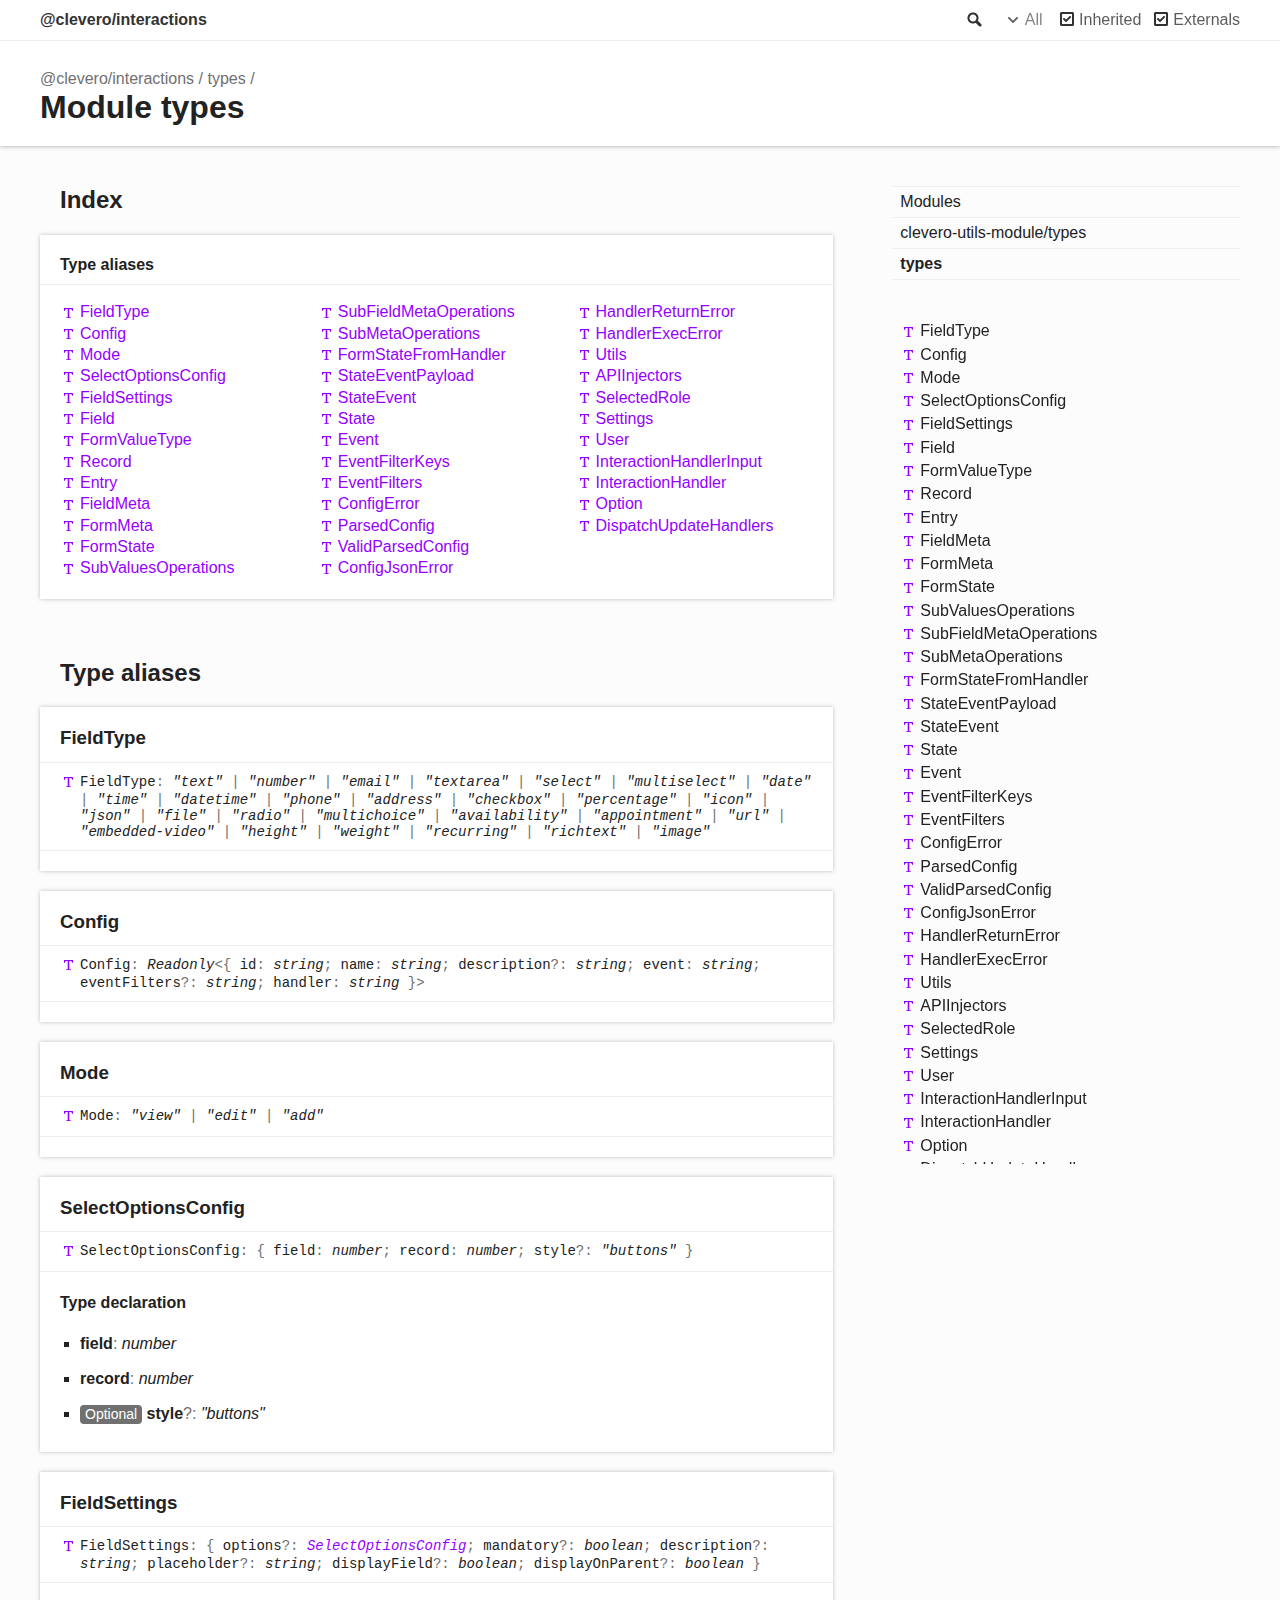
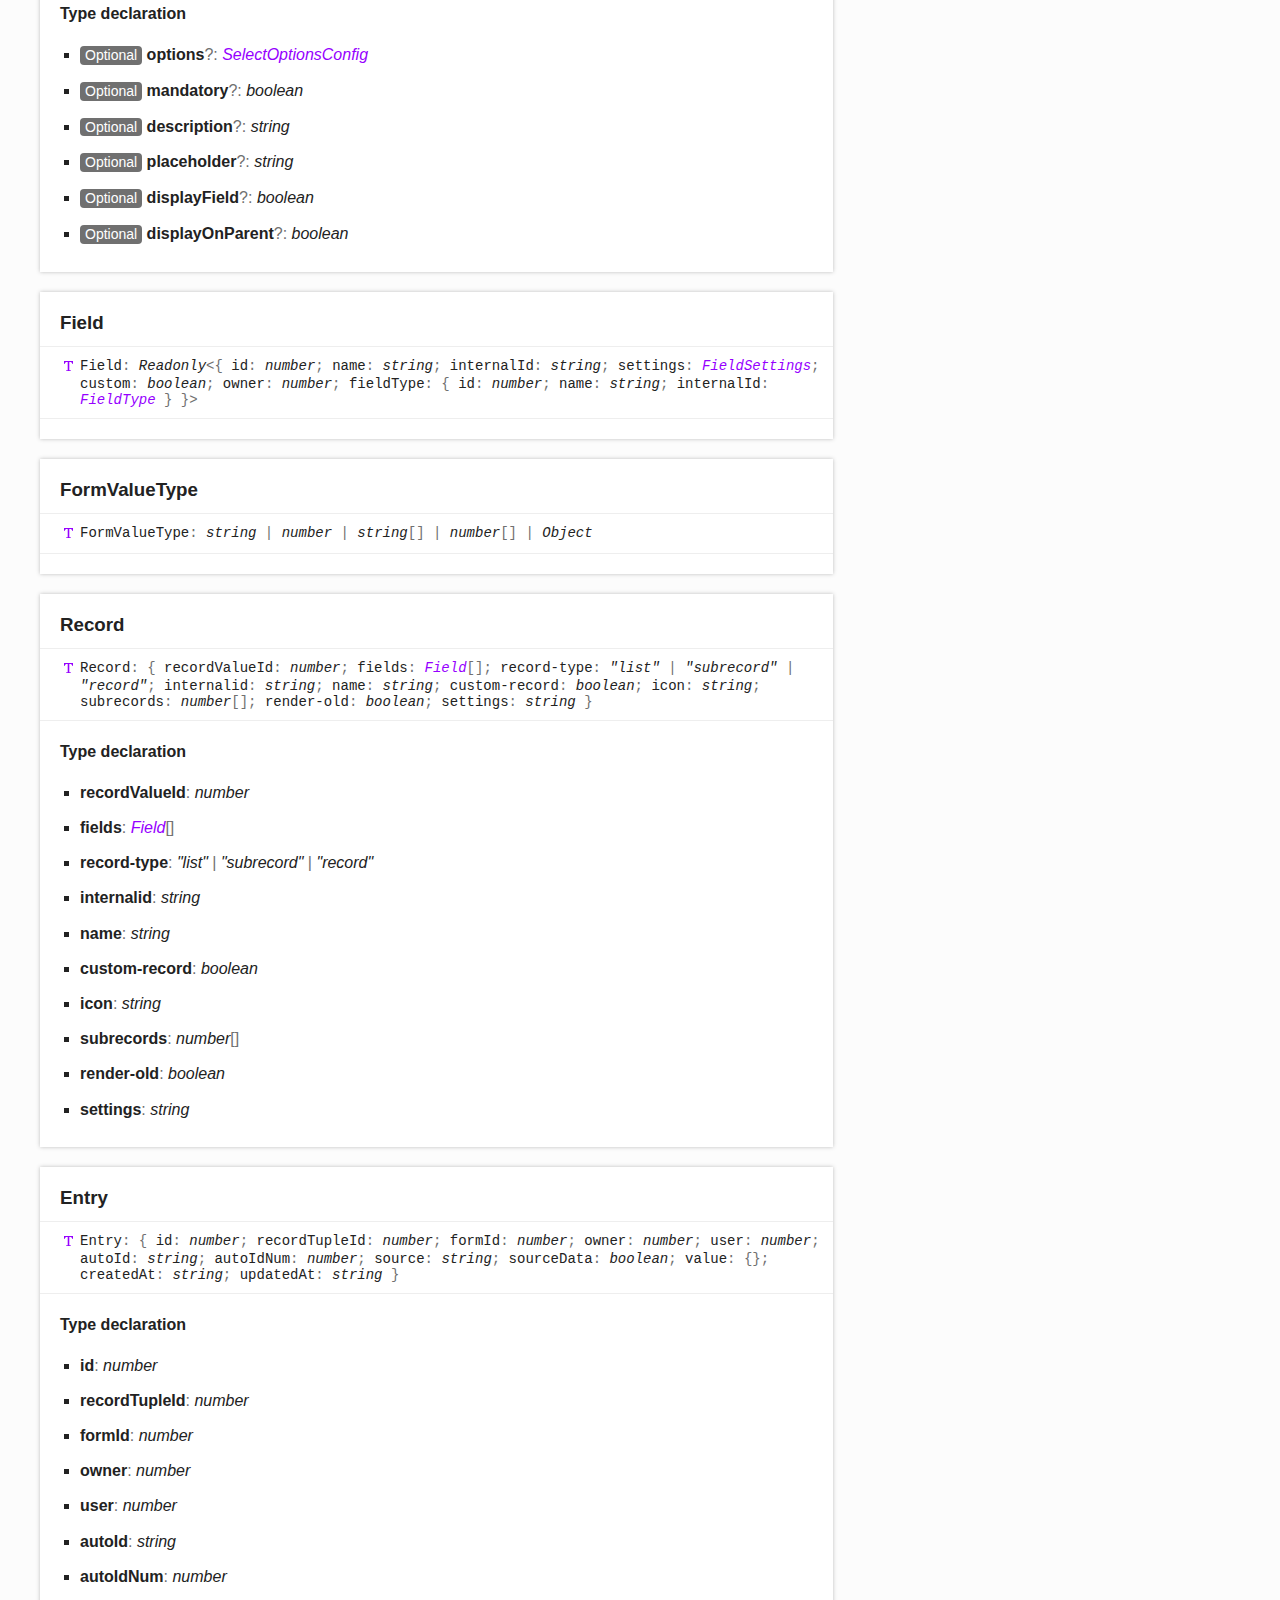
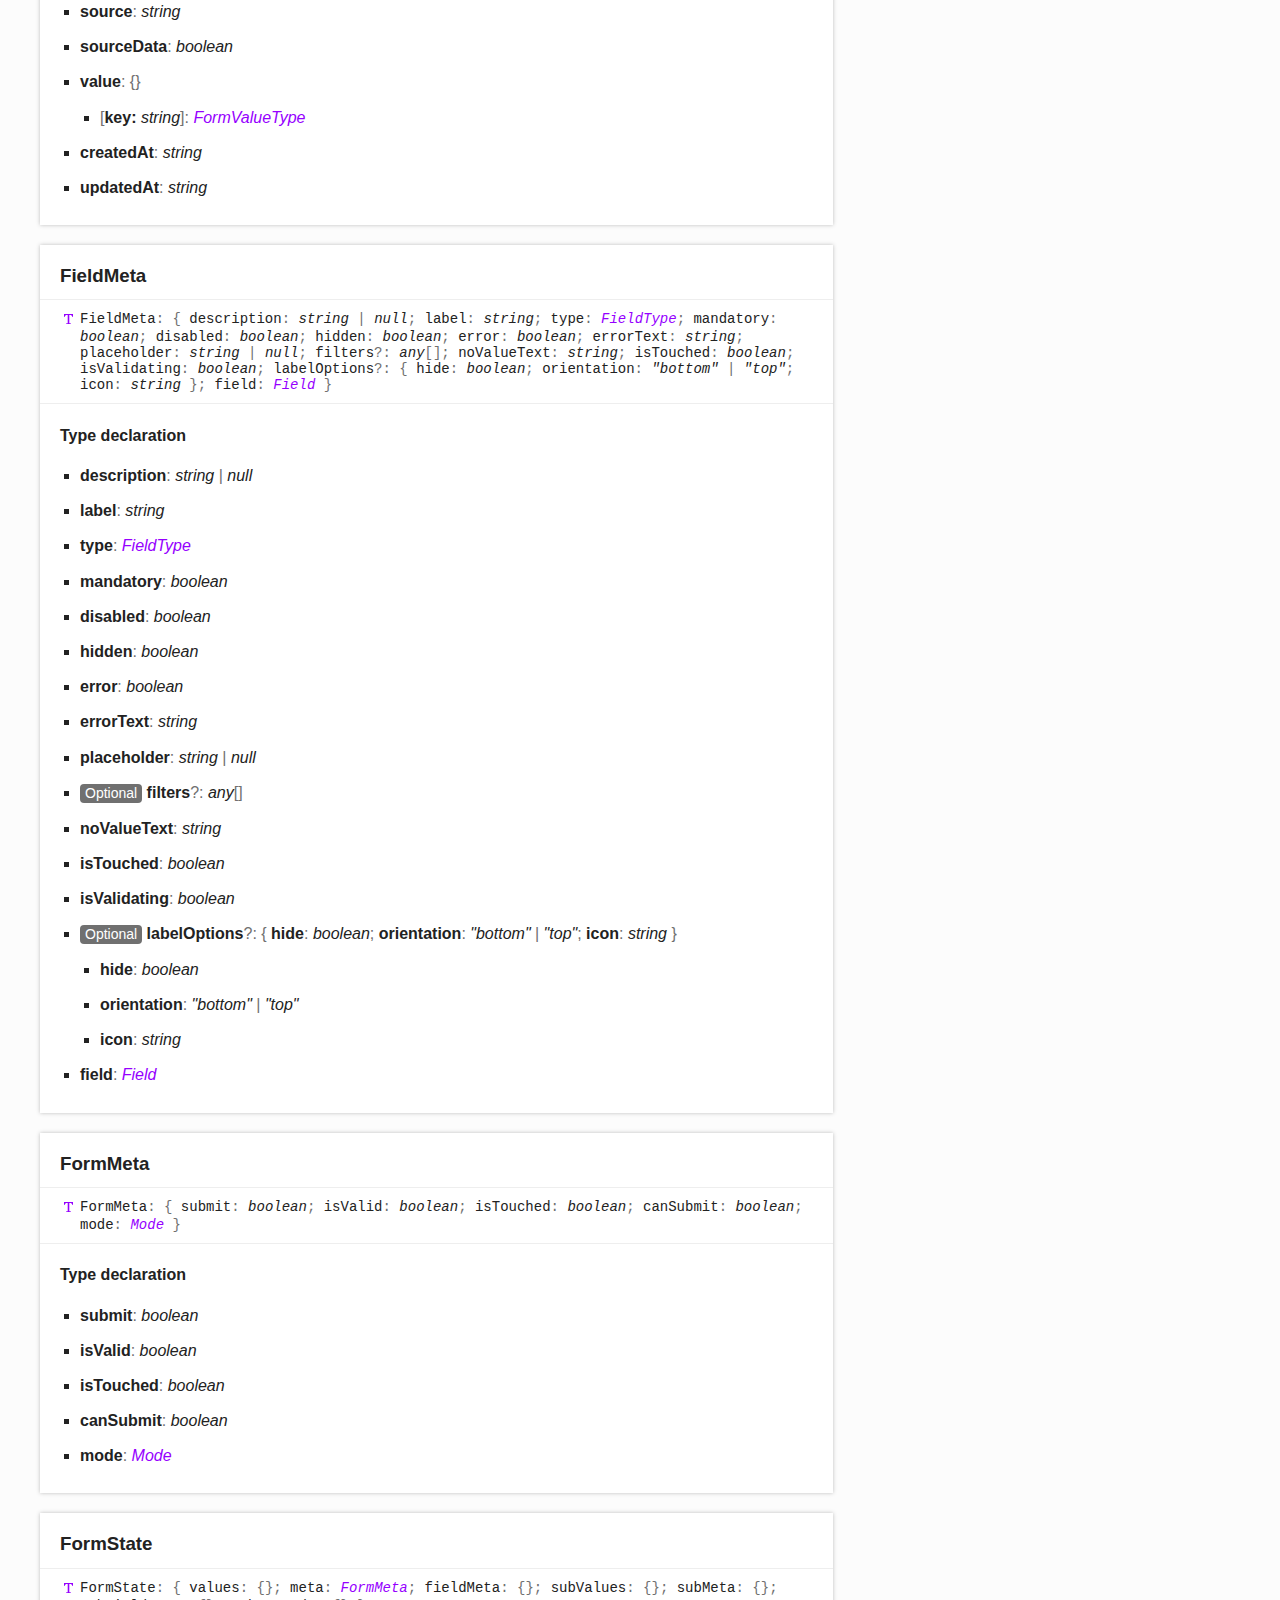
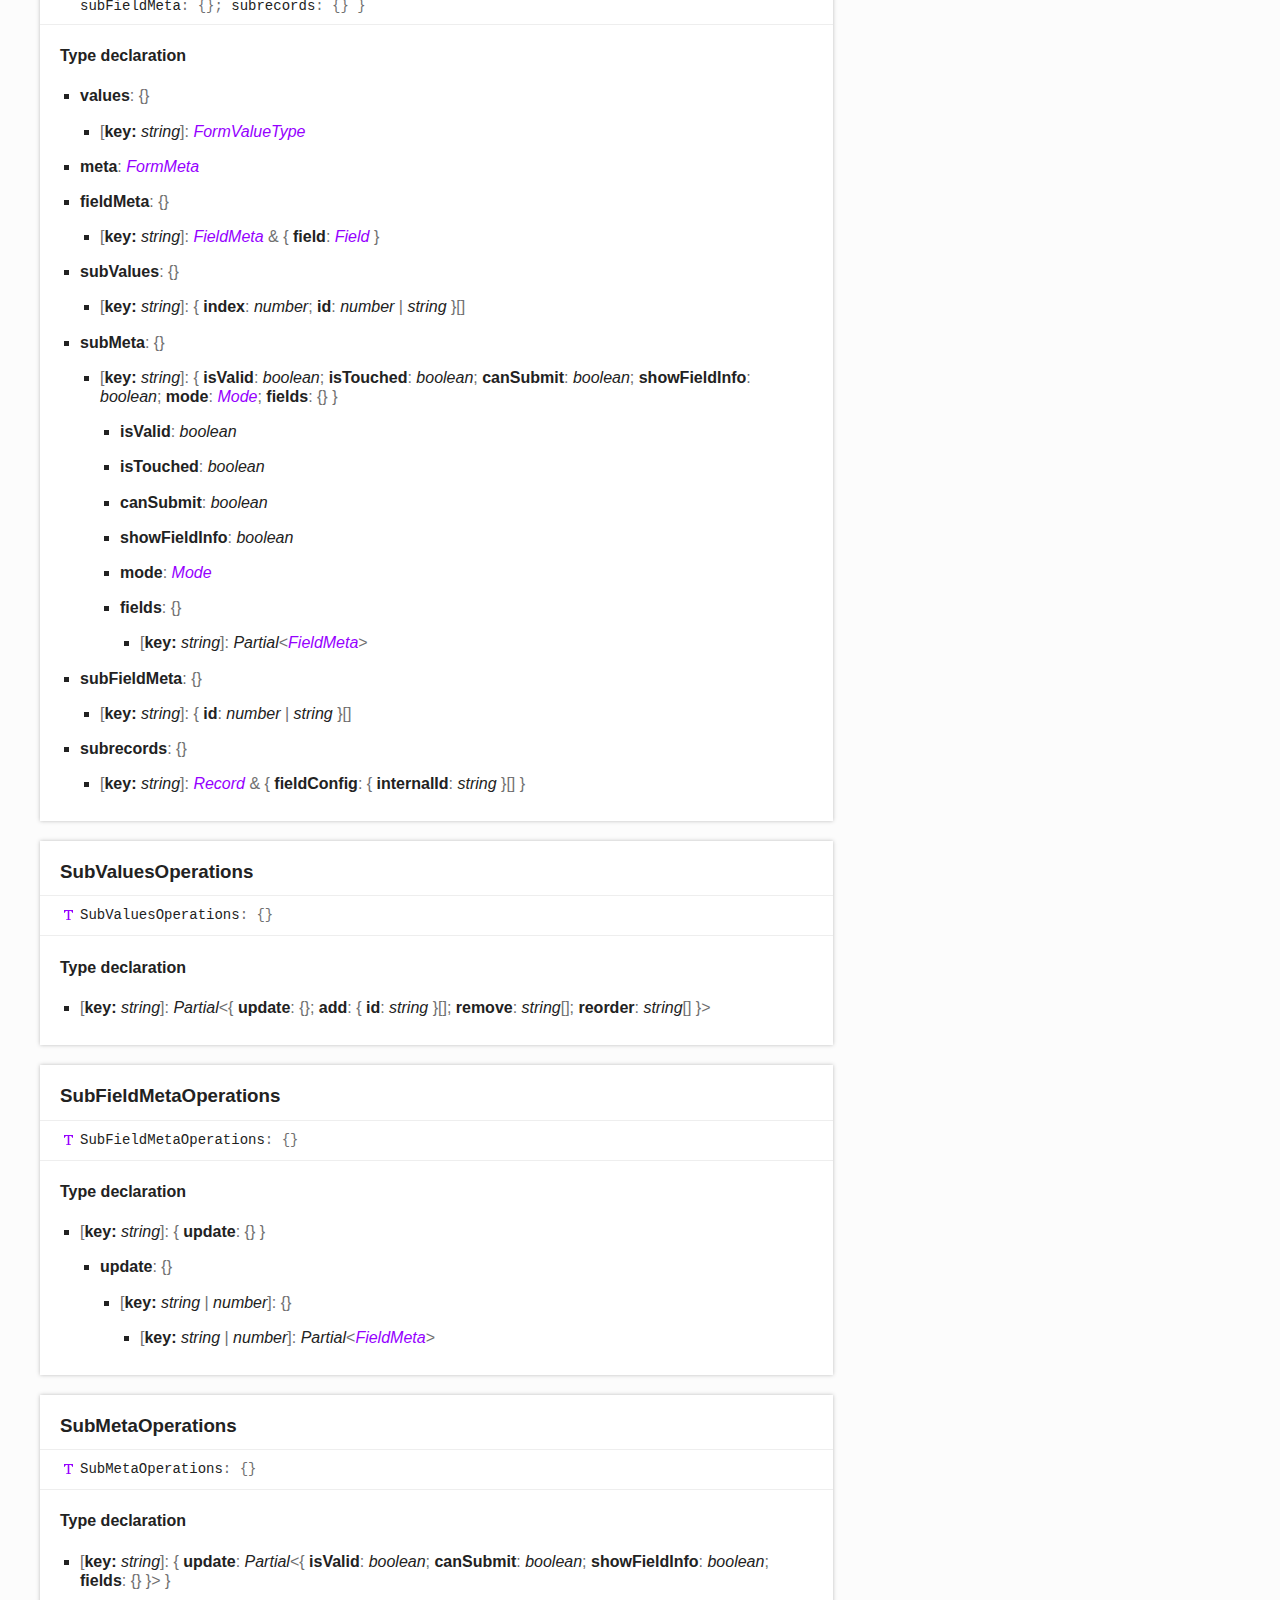
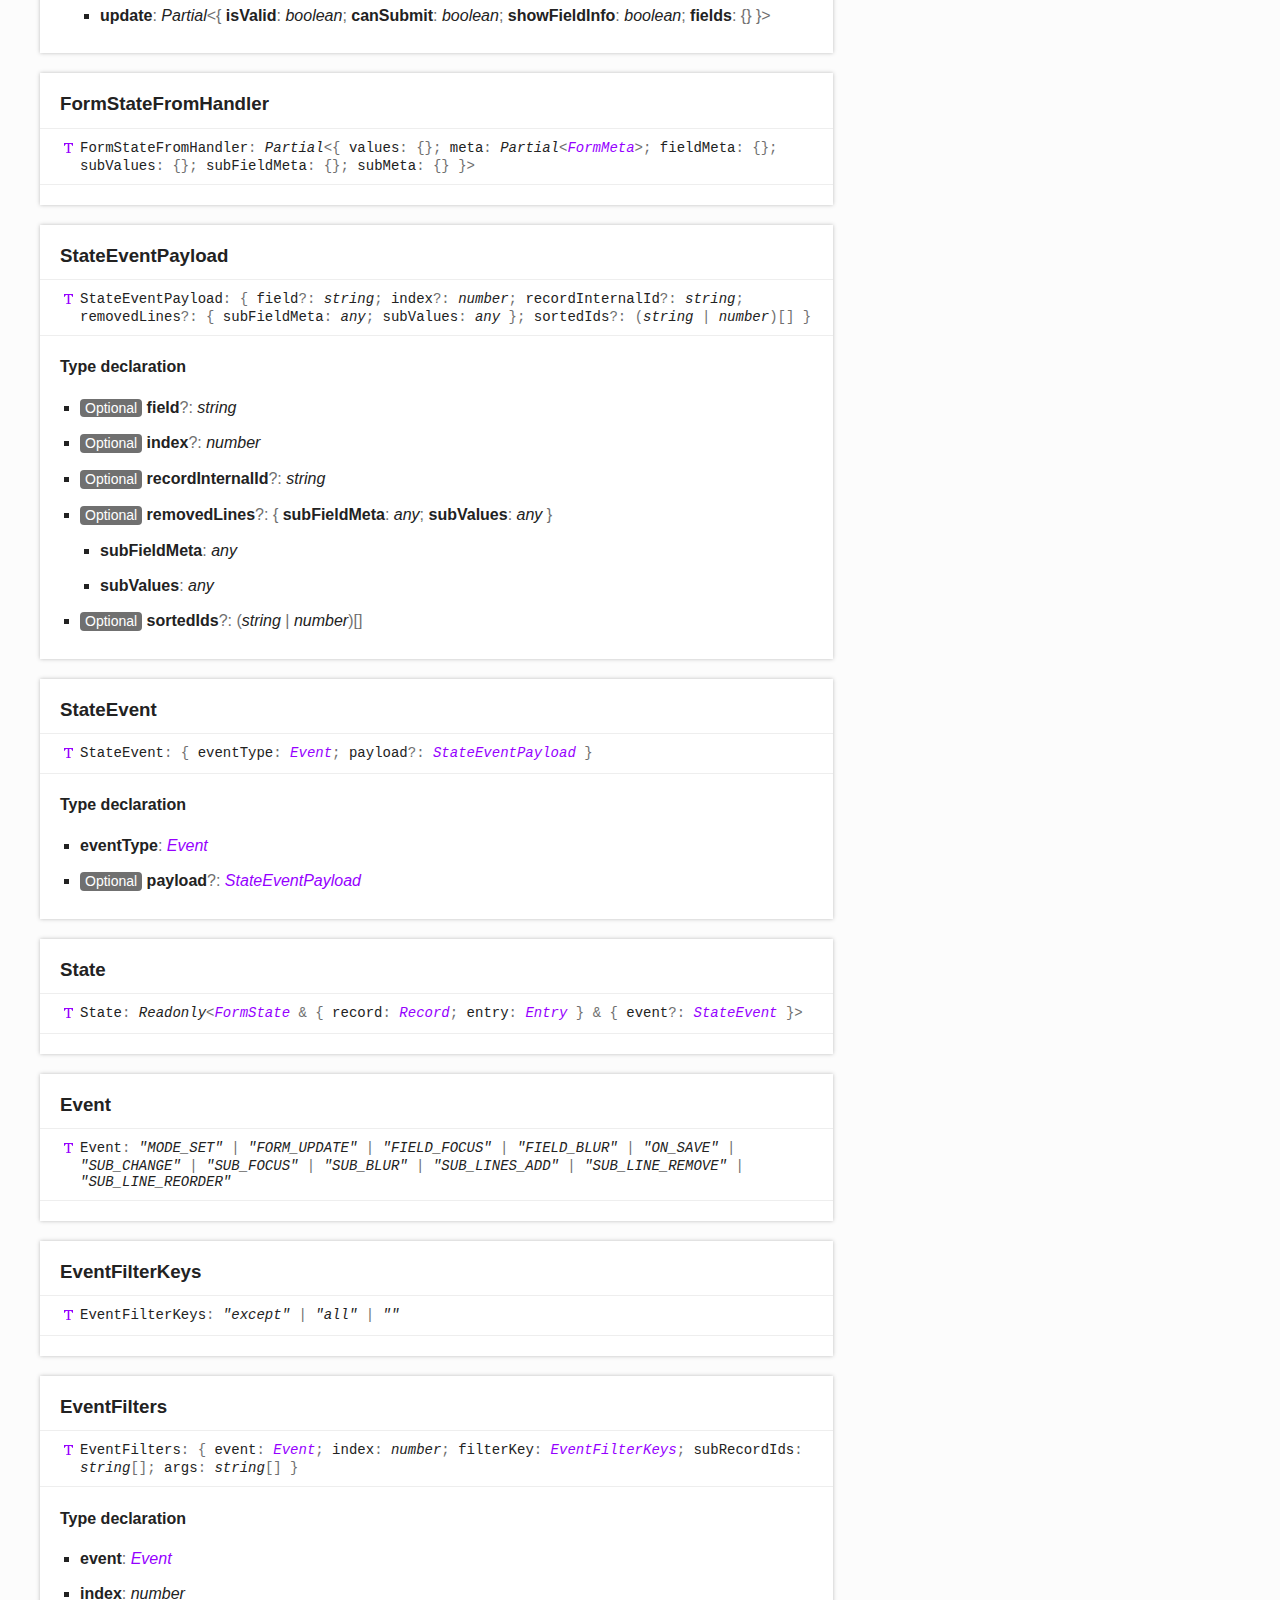
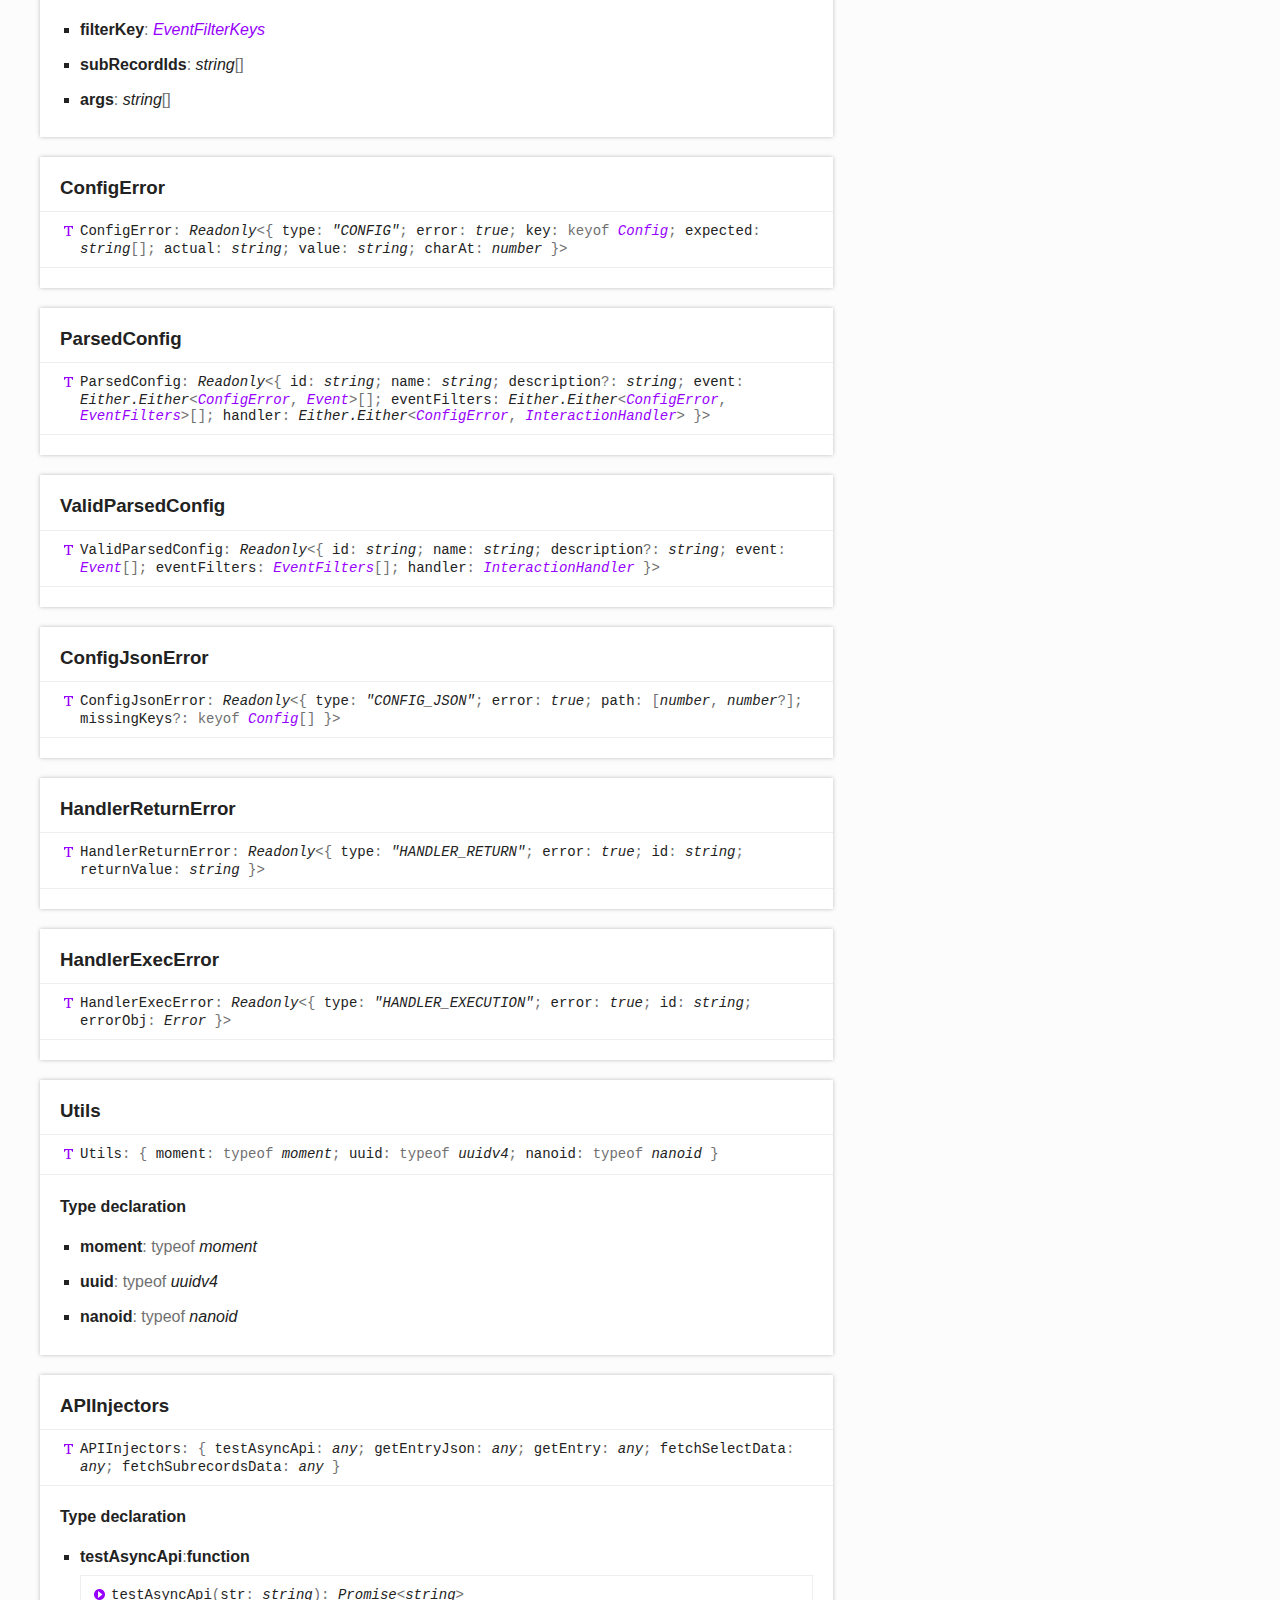
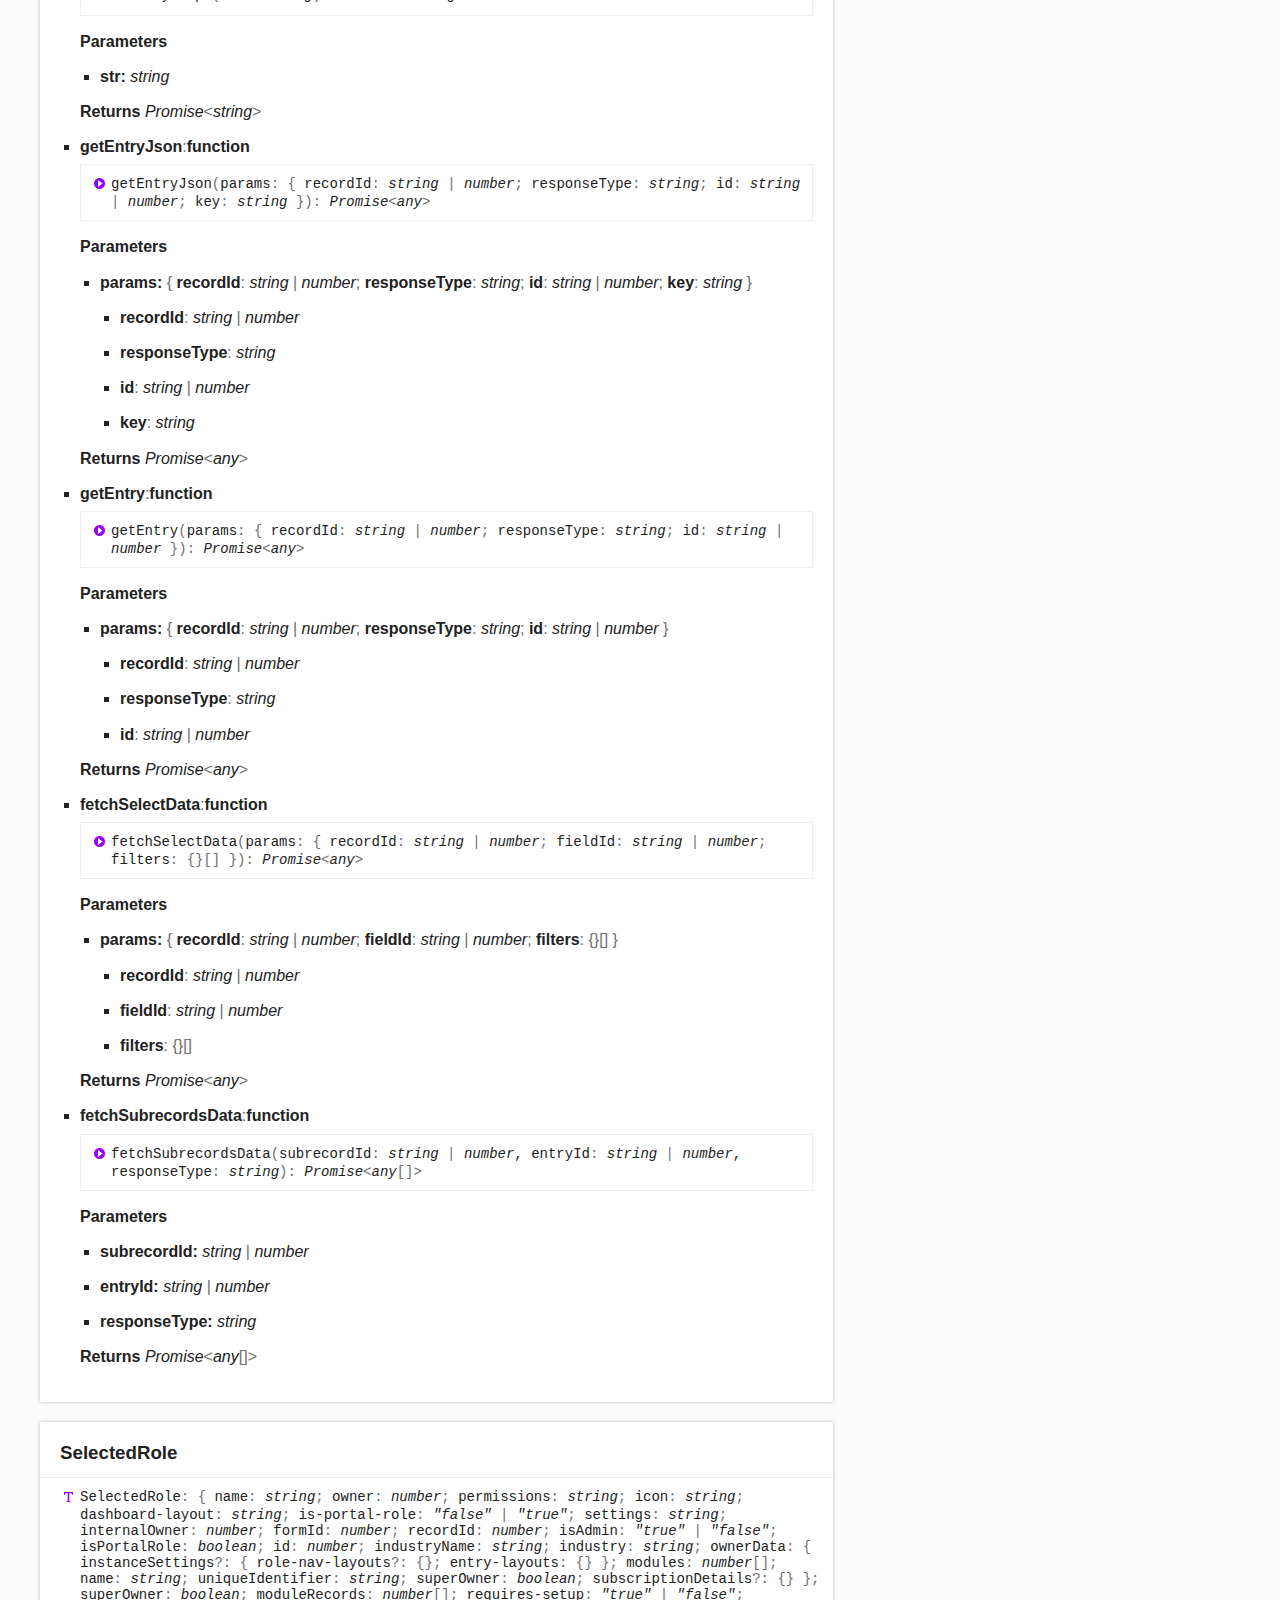
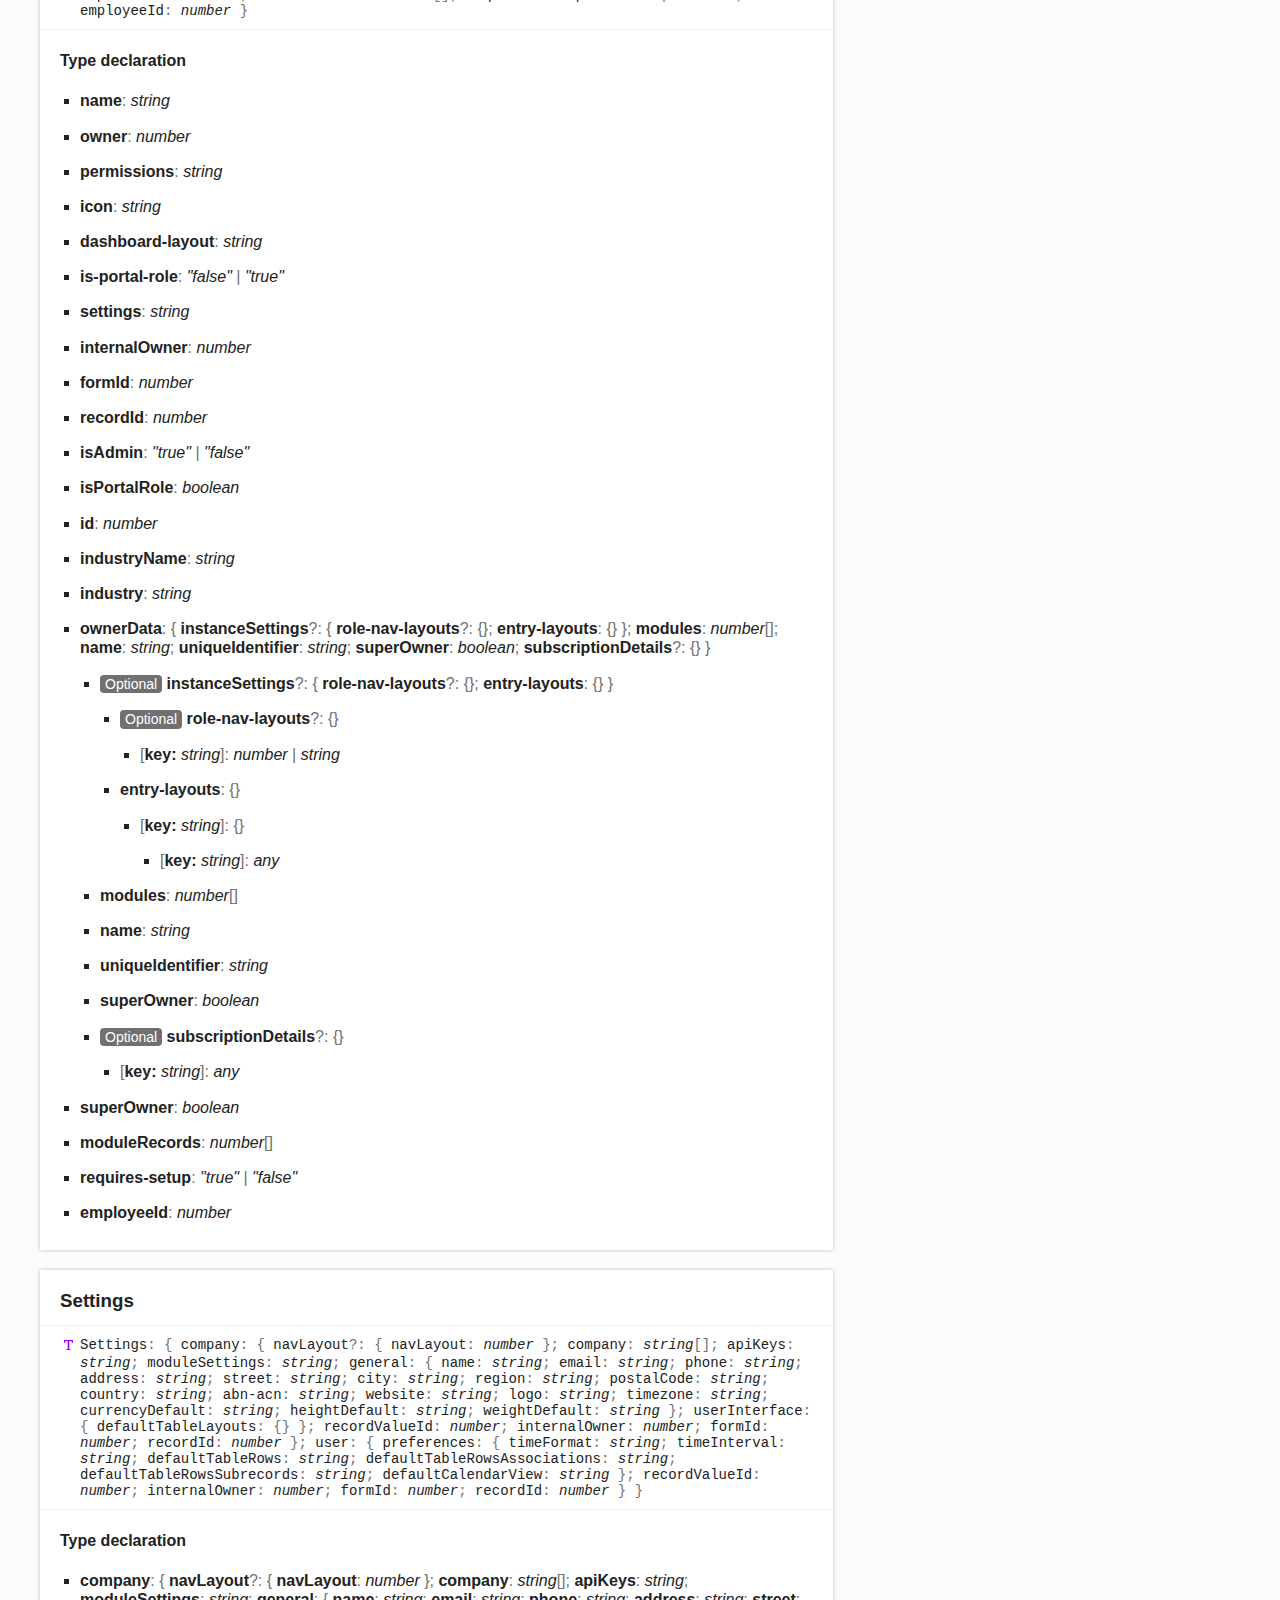
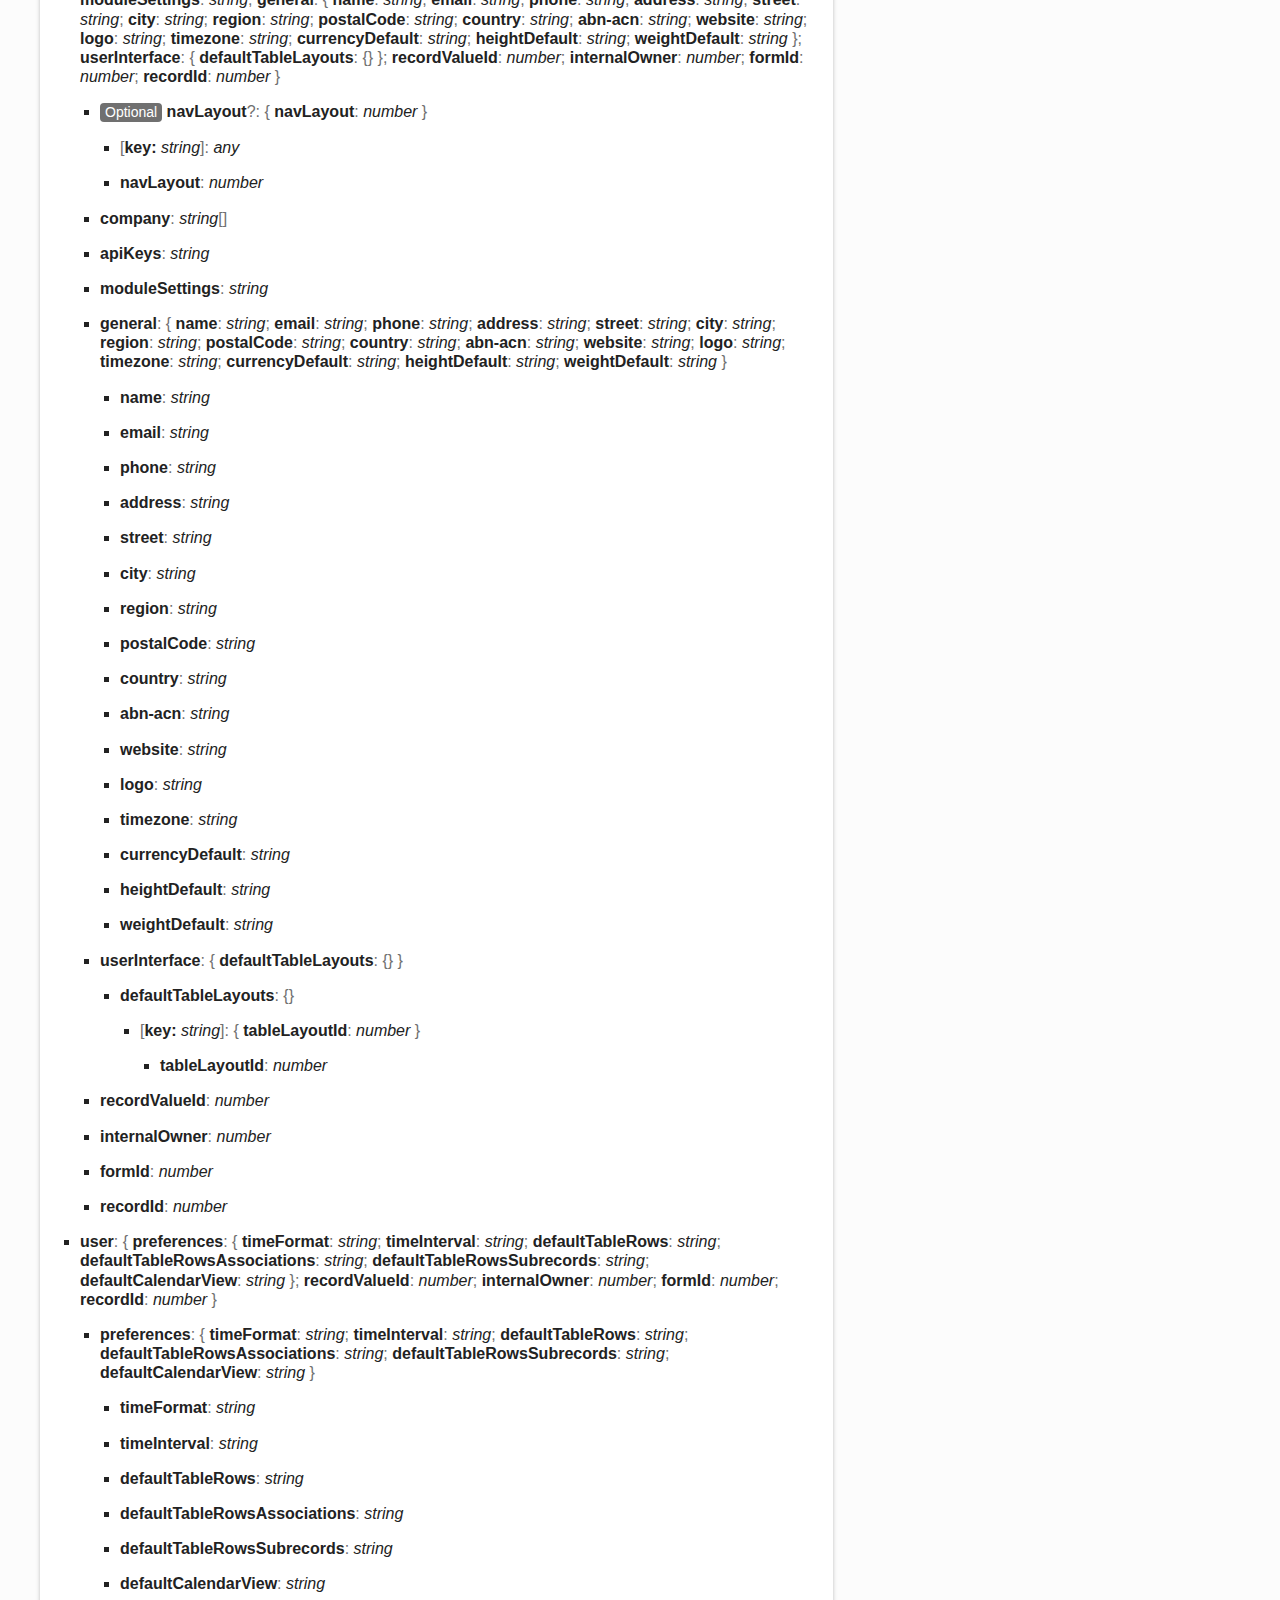
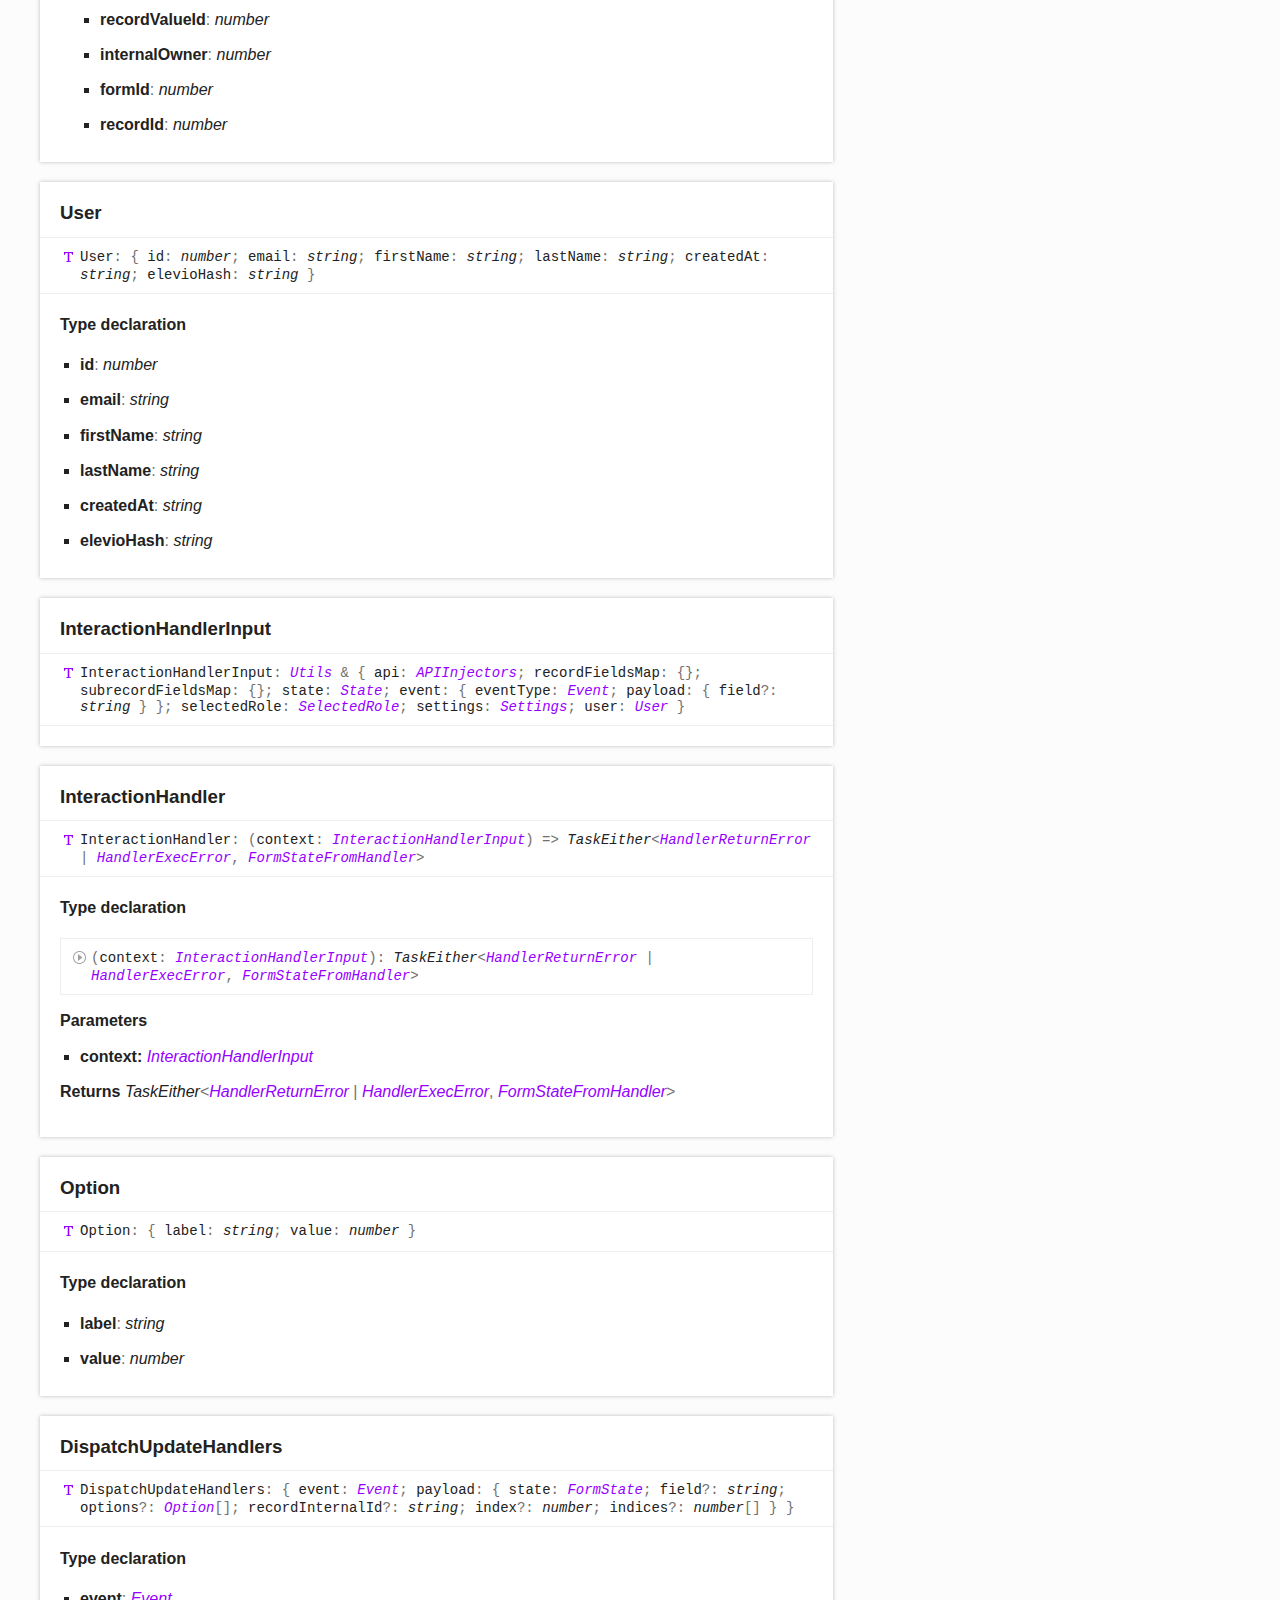
<file: modules/types.html>
<!DOCTYPE html><html class="default"><head><meta charSet="utf-8"/><meta http-equiv="x-ua-compatible" content="IE=edge"/><title>types | @clevero/interactions</title><meta name="description" content="Documentation for @clevero/interactions"/><meta name="viewport" content="width=device-width, initial-scale=1"/><link rel="stylesheet" href="../assets/style.css"/><link rel="stylesheet" href="../assets/highlight.css"/><script async src="../assets/search.js" id="search-script"></script></head><body><script>document.body.classList.add(localStorage.getItem("tsd-theme") || "os")</script><header><div class="tsd-page-toolbar"><div class="container"><div class="table-wrap"><div class="table-cell" id="tsd-search" data-base=".."><div class="field"><label for="tsd-search-field" class="tsd-widget search no-caption">Search</label><input type="text" id="tsd-search-field"/></div><ul class="results"><li class="state loading">Preparing search index...</li><li class="state failure">The search index is not available</li></ul><a href="../index.html" class="title">@clevero/interactions</a></div><div class="table-cell" id="tsd-widgets"><div id="tsd-filter"><a href="#" class="tsd-widget options no-caption" data-toggle="options">Options</a><div class="tsd-filter-group"><div class="tsd-select" id="tsd-filter-visibility"><span class="tsd-select-label">All</span><ul class="tsd-select-list"><li data-value="public">Public</li><li data-value="protected">Public/Protected</li><li data-value="private" class="selected">All</li></ul></div> <input type="checkbox" id="tsd-filter-inherited" checked/><label class="tsd-widget" for="tsd-filter-inherited">Inherited</label><input type="checkbox" id="tsd-filter-externals" checked/><label class="tsd-widget" for="tsd-filter-externals">Externals</label></div></div><a href="#" class="tsd-widget menu no-caption" data-toggle="menu">Menu</a></div></div></div></div><div class="tsd-page-title"><div class="container"><ul class="tsd-breadcrumb"><li><a href="../modules.html">@clevero/interactions</a></li><li><a href="types.html">types</a></li></ul><h1>Module types</h1></div></div></header><div class="container container-main"><div class="row"><div class="col-8 col-content"><section class="tsd-panel-group tsd-index-group"><h2>Index</h2><section class="tsd-panel tsd-index-panel"><div class="tsd-index-content"><section class="tsd-index-section "><h3>Type aliases</h3><ul class="tsd-index-list"><li class="tsd-kind-type-alias tsd-parent-kind-module"><a href="types.html#FieldType" class="tsd-kind-icon">Field<wbr/>Type</a></li><li class="tsd-kind-type-alias tsd-parent-kind-module"><a href="types.html#Config" class="tsd-kind-icon">Config</a></li><li class="tsd-kind-type-alias tsd-parent-kind-module"><a href="types.html#Mode" class="tsd-kind-icon">Mode</a></li><li class="tsd-kind-type-alias tsd-parent-kind-module"><a href="types.html#SelectOptionsConfig" class="tsd-kind-icon">Select<wbr/>Options<wbr/>Config</a></li><li class="tsd-kind-type-alias tsd-parent-kind-module"><a href="types.html#FieldSettings" class="tsd-kind-icon">Field<wbr/>Settings</a></li><li class="tsd-kind-type-alias tsd-parent-kind-module"><a href="types.html#Field" class="tsd-kind-icon">Field</a></li><li class="tsd-kind-type-alias tsd-parent-kind-module"><a href="types.html#FormValueType" class="tsd-kind-icon">Form<wbr/>Value<wbr/>Type</a></li><li class="tsd-kind-type-alias tsd-parent-kind-module"><a href="types.html#Record" class="tsd-kind-icon">Record</a></li><li class="tsd-kind-type-alias tsd-parent-kind-module"><a href="types.html#Entry" class="tsd-kind-icon">Entry</a></li><li class="tsd-kind-type-alias tsd-parent-kind-module"><a href="types.html#FieldMeta" class="tsd-kind-icon">Field<wbr/>Meta</a></li><li class="tsd-kind-type-alias tsd-parent-kind-module"><a href="types.html#FormMeta" class="tsd-kind-icon">Form<wbr/>Meta</a></li><li class="tsd-kind-type-alias tsd-parent-kind-module"><a href="types.html#FormState" class="tsd-kind-icon">Form<wbr/>State</a></li><li class="tsd-kind-type-alias tsd-parent-kind-module"><a href="types.html#SubValuesOperations" class="tsd-kind-icon">Sub<wbr/>Values<wbr/>Operations</a></li><li class="tsd-kind-type-alias tsd-parent-kind-module"><a href="types.html#SubFieldMetaOperations" class="tsd-kind-icon">Sub<wbr/>Field<wbr/>Meta<wbr/>Operations</a></li><li class="tsd-kind-type-alias tsd-parent-kind-module"><a href="types.html#SubMetaOperations" class="tsd-kind-icon">Sub<wbr/>Meta<wbr/>Operations</a></li><li class="tsd-kind-type-alias tsd-parent-kind-module"><a href="types.html#FormStateFromHandler" class="tsd-kind-icon">Form<wbr/>State<wbr/>From<wbr/>Handler</a></li><li class="tsd-kind-type-alias tsd-parent-kind-module"><a href="types.html#StateEventPayload" class="tsd-kind-icon">State<wbr/>Event<wbr/>Payload</a></li><li class="tsd-kind-type-alias tsd-parent-kind-module"><a href="types.html#StateEvent" class="tsd-kind-icon">State<wbr/>Event</a></li><li class="tsd-kind-type-alias tsd-parent-kind-module"><a href="types.html#State" class="tsd-kind-icon">State</a></li><li class="tsd-kind-type-alias tsd-parent-kind-module"><a href="types.html#Event" class="tsd-kind-icon">Event</a></li><li class="tsd-kind-type-alias tsd-parent-kind-module"><a href="types.html#EventFilterKeys" class="tsd-kind-icon">Event<wbr/>Filter<wbr/>Keys</a></li><li class="tsd-kind-type-alias tsd-parent-kind-module"><a href="types.html#EventFilters" class="tsd-kind-icon">Event<wbr/>Filters</a></li><li class="tsd-kind-type-alias tsd-parent-kind-module"><a href="types.html#ConfigError" class="tsd-kind-icon">Config<wbr/>Error</a></li><li class="tsd-kind-type-alias tsd-parent-kind-module"><a href="types.html#ParsedConfig" class="tsd-kind-icon">Parsed<wbr/>Config</a></li><li class="tsd-kind-type-alias tsd-parent-kind-module"><a href="types.html#ValidParsedConfig" class="tsd-kind-icon">Valid<wbr/>Parsed<wbr/>Config</a></li><li class="tsd-kind-type-alias tsd-parent-kind-module"><a href="types.html#ConfigJsonError" class="tsd-kind-icon">Config<wbr/>Json<wbr/>Error</a></li><li class="tsd-kind-type-alias tsd-parent-kind-module"><a href="types.html#HandlerReturnError" class="tsd-kind-icon">Handler<wbr/>Return<wbr/>Error</a></li><li class="tsd-kind-type-alias tsd-parent-kind-module"><a href="types.html#HandlerExecError" class="tsd-kind-icon">Handler<wbr/>Exec<wbr/>Error</a></li><li class="tsd-kind-type-alias tsd-parent-kind-module"><a href="types.html#Utils" class="tsd-kind-icon">Utils</a></li><li class="tsd-kind-type-alias tsd-parent-kind-module"><a href="types.html#APIInjectors" class="tsd-kind-icon">APIInjectors</a></li><li class="tsd-kind-type-alias tsd-parent-kind-module"><a href="types.html#SelectedRole" class="tsd-kind-icon">Selected<wbr/>Role</a></li><li class="tsd-kind-type-alias tsd-parent-kind-module"><a href="types.html#Settings" class="tsd-kind-icon">Settings</a></li><li class="tsd-kind-type-alias tsd-parent-kind-module"><a href="types.html#User" class="tsd-kind-icon">User</a></li><li class="tsd-kind-type-alias tsd-parent-kind-module"><a href="types.html#InteractionHandlerInput" class="tsd-kind-icon">Interaction<wbr/>Handler<wbr/>Input</a></li><li class="tsd-kind-type-alias tsd-parent-kind-module"><a href="types.html#InteractionHandler" class="tsd-kind-icon">Interaction<wbr/>Handler</a></li><li class="tsd-kind-type-alias tsd-parent-kind-module"><a href="types.html#Option" class="tsd-kind-icon">Option</a></li><li class="tsd-kind-type-alias tsd-parent-kind-module"><a href="types.html#DispatchUpdateHandlers" class="tsd-kind-icon">Dispatch<wbr/>Update<wbr/>Handlers</a></li></ul></section></div></section></section><section class="tsd-panel-group tsd-member-group "><h2>Type aliases</h2><section class="tsd-panel tsd-member tsd-kind-type-alias tsd-parent-kind-module"><a id="FieldType" class="tsd-anchor"></a><h3 class="tsd-anchor-link">Field<wbr/>Type<a href="#FieldType" aria-label="Permalink" class="tsd-anchor-icon"><svg xmlns="http://www.w3.org/2000/svg" class="icon icon-tabler icon-tabler-link" viewBox="0 0 24 24" stroke-width="2" stroke="currentColor" fill="none" stroke-linecap="round" stroke-linejoin="round"><path stroke="none" d="M0 0h24v24H0z" fill="none"></path><path d="M10 14a3.5 3.5 0 0 0 5 0l4 -4a3.5 3.5 0 0 0 -5 -5l-.5 .5"></path><path d="M14 10a3.5 3.5 0 0 0 -5 0l-4 4a3.5 3.5 0 0 0 5 5l.5 -.5"></path></svg></a></h3><div class="tsd-signature tsd-kind-icon">Field<wbr/>Type<span class="tsd-signature-symbol">:</span> <span class="tsd-signature-type">&quot;text&quot;</span><span class="tsd-signature-symbol"> | </span><span class="tsd-signature-type">&quot;number&quot;</span><span class="tsd-signature-symbol"> | </span><span class="tsd-signature-type">&quot;email&quot;</span><span class="tsd-signature-symbol"> | </span><span class="tsd-signature-type">&quot;textarea&quot;</span><span class="tsd-signature-symbol"> | </span><span class="tsd-signature-type">&quot;select&quot;</span><span class="tsd-signature-symbol"> | </span><span class="tsd-signature-type">&quot;multiselect&quot;</span><span class="tsd-signature-symbol"> | </span><span class="tsd-signature-type">&quot;date&quot;</span><span class="tsd-signature-symbol"> | </span><span class="tsd-signature-type">&quot;time&quot;</span><span class="tsd-signature-symbol"> | </span><span class="tsd-signature-type">&quot;datetime&quot;</span><span class="tsd-signature-symbol"> | </span><span class="tsd-signature-type">&quot;phone&quot;</span><span class="tsd-signature-symbol"> | </span><span class="tsd-signature-type">&quot;address&quot;</span><span class="tsd-signature-symbol"> | </span><span class="tsd-signature-type">&quot;checkbox&quot;</span><span class="tsd-signature-symbol"> | </span><span class="tsd-signature-type">&quot;percentage&quot;</span><span class="tsd-signature-symbol"> | </span><span class="tsd-signature-type">&quot;icon&quot;</span><span class="tsd-signature-symbol"> | </span><span class="tsd-signature-type">&quot;json&quot;</span><span class="tsd-signature-symbol"> | </span><span class="tsd-signature-type">&quot;file&quot;</span><span class="tsd-signature-symbol"> | </span><span class="tsd-signature-type">&quot;radio&quot;</span><span class="tsd-signature-symbol"> | </span><span class="tsd-signature-type">&quot;multichoice&quot;</span><span class="tsd-signature-symbol"> | </span><span class="tsd-signature-type">&quot;availability&quot;</span><span class="tsd-signature-symbol"> | </span><span class="tsd-signature-type">&quot;appointment&quot;</span><span class="tsd-signature-symbol"> | </span><span class="tsd-signature-type">&quot;url&quot;</span><span class="tsd-signature-symbol"> | </span><span class="tsd-signature-type">&quot;embedded-video&quot;</span><span class="tsd-signature-symbol"> | </span><span class="tsd-signature-type">&quot;height&quot;</span><span class="tsd-signature-symbol"> | </span><span class="tsd-signature-type">&quot;weight&quot;</span><span class="tsd-signature-symbol"> | </span><span class="tsd-signature-type">&quot;recurring&quot;</span><span class="tsd-signature-symbol"> | </span><span class="tsd-signature-type">&quot;richtext&quot;</span><span class="tsd-signature-symbol"> | </span><span class="tsd-signature-type">&quot;image&quot;</span></div></section><section class="tsd-panel tsd-member tsd-kind-type-alias tsd-parent-kind-module"><a id="Config" class="tsd-anchor"></a><h3 class="tsd-anchor-link">Config<a href="#Config" aria-label="Permalink" class="tsd-anchor-icon"><svg xmlns="http://www.w3.org/2000/svg" class="icon icon-tabler icon-tabler-link" viewBox="0 0 24 24" stroke-width="2" stroke="currentColor" fill="none" stroke-linecap="round" stroke-linejoin="round"><path stroke="none" d="M0 0h24v24H0z" fill="none"></path><path d="M10 14a3.5 3.5 0 0 0 5 0l4 -4a3.5 3.5 0 0 0 -5 -5l-.5 .5"></path><path d="M14 10a3.5 3.5 0 0 0 -5 0l-4 4a3.5 3.5 0 0 0 5 5l.5 -.5"></path></svg></a></h3><div class="tsd-signature tsd-kind-icon">Config<span class="tsd-signature-symbol">:</span> <span class="tsd-signature-type">Readonly</span><span class="tsd-signature-symbol">&lt;</span><span class="tsd-signature-symbol">{ </span>id<span class="tsd-signature-symbol">: </span><span class="tsd-signature-type">string</span><span class="tsd-signature-symbol">; </span>name<span class="tsd-signature-symbol">: </span><span class="tsd-signature-type">string</span><span class="tsd-signature-symbol">; </span>description<span class="tsd-signature-symbol">?: </span><span class="tsd-signature-type">string</span><span class="tsd-signature-symbol">; </span>event<span class="tsd-signature-symbol">: </span><span class="tsd-signature-type">string</span><span class="tsd-signature-symbol">; </span>eventFilters<span class="tsd-signature-symbol">?: </span><span class="tsd-signature-type">string</span><span class="tsd-signature-symbol">; </span>handler<span class="tsd-signature-symbol">: </span><span class="tsd-signature-type">string</span><span class="tsd-signature-symbol"> }</span><span class="tsd-signature-symbol">&gt;</span></div></section><section class="tsd-panel tsd-member tsd-kind-type-alias tsd-parent-kind-module"><a id="Mode" class="tsd-anchor"></a><h3 class="tsd-anchor-link">Mode<a href="#Mode" aria-label="Permalink" class="tsd-anchor-icon"><svg xmlns="http://www.w3.org/2000/svg" class="icon icon-tabler icon-tabler-link" viewBox="0 0 24 24" stroke-width="2" stroke="currentColor" fill="none" stroke-linecap="round" stroke-linejoin="round"><path stroke="none" d="M0 0h24v24H0z" fill="none"></path><path d="M10 14a3.5 3.5 0 0 0 5 0l4 -4a3.5 3.5 0 0 0 -5 -5l-.5 .5"></path><path d="M14 10a3.5 3.5 0 0 0 -5 0l-4 4a3.5 3.5 0 0 0 5 5l.5 -.5"></path></svg></a></h3><div class="tsd-signature tsd-kind-icon">Mode<span class="tsd-signature-symbol">:</span> <span class="tsd-signature-type">&quot;view&quot;</span><span class="tsd-signature-symbol"> | </span><span class="tsd-signature-type">&quot;edit&quot;</span><span class="tsd-signature-symbol"> | </span><span class="tsd-signature-type">&quot;add&quot;</span></div></section><section class="tsd-panel tsd-member tsd-kind-type-alias tsd-parent-kind-module"><a id="SelectOptionsConfig" class="tsd-anchor"></a><h3 class="tsd-anchor-link">Select<wbr/>Options<wbr/>Config<a href="#SelectOptionsConfig" aria-label="Permalink" class="tsd-anchor-icon"><svg xmlns="http://www.w3.org/2000/svg" class="icon icon-tabler icon-tabler-link" viewBox="0 0 24 24" stroke-width="2" stroke="currentColor" fill="none" stroke-linecap="round" stroke-linejoin="round"><path stroke="none" d="M0 0h24v24H0z" fill="none"></path><path d="M10 14a3.5 3.5 0 0 0 5 0l4 -4a3.5 3.5 0 0 0 -5 -5l-.5 .5"></path><path d="M14 10a3.5 3.5 0 0 0 -5 0l-4 4a3.5 3.5 0 0 0 5 5l.5 -.5"></path></svg></a></h3><div class="tsd-signature tsd-kind-icon">Select<wbr/>Options<wbr/>Config<span class="tsd-signature-symbol">:</span> <span class="tsd-signature-symbol">{ </span>field<span class="tsd-signature-symbol">: </span><span class="tsd-signature-type">number</span><span class="tsd-signature-symbol">; </span>record<span class="tsd-signature-symbol">: </span><span class="tsd-signature-type">number</span><span class="tsd-signature-symbol">; </span>style<span class="tsd-signature-symbol">?: </span><span class="tsd-signature-type">&quot;buttons&quot;</span><span class="tsd-signature-symbol"> }</span></div><div class="tsd-type-declaration"><h4>Type declaration</h4><ul class="tsd-parameters"><li class="tsd-parameter"><h5>field<span class="tsd-signature-symbol">: </span><span class="tsd-signature-type">number</span></h5></li><li class="tsd-parameter"><h5>record<span class="tsd-signature-symbol">: </span><span class="tsd-signature-type">number</span></h5></li><li class="tsd-parameter"><h5><span class="tsd-flag ts-flagOptional">Optional</span> style<span class="tsd-signature-symbol">?: </span><span class="tsd-signature-type">&quot;buttons&quot;</span></h5></li></ul></div></section><section class="tsd-panel tsd-member tsd-kind-type-alias tsd-parent-kind-module"><a id="FieldSettings" class="tsd-anchor"></a><h3 class="tsd-anchor-link">Field<wbr/>Settings<a href="#FieldSettings" aria-label="Permalink" class="tsd-anchor-icon"><svg xmlns="http://www.w3.org/2000/svg" class="icon icon-tabler icon-tabler-link" viewBox="0 0 24 24" stroke-width="2" stroke="currentColor" fill="none" stroke-linecap="round" stroke-linejoin="round"><path stroke="none" d="M0 0h24v24H0z" fill="none"></path><path d="M10 14a3.5 3.5 0 0 0 5 0l4 -4a3.5 3.5 0 0 0 -5 -5l-.5 .5"></path><path d="M14 10a3.5 3.5 0 0 0 -5 0l-4 4a3.5 3.5 0 0 0 5 5l.5 -.5"></path></svg></a></h3><div class="tsd-signature tsd-kind-icon">Field<wbr/>Settings<span class="tsd-signature-symbol">:</span> <span class="tsd-signature-symbol">{ </span>options<span class="tsd-signature-symbol">?: </span><a href="types.html#SelectOptionsConfig" class="tsd-signature-type" data-tsd-kind="Type alias">SelectOptionsConfig</a><span class="tsd-signature-symbol">; </span>mandatory<span class="tsd-signature-symbol">?: </span><span class="tsd-signature-type">boolean</span><span class="tsd-signature-symbol">; </span>description<span class="tsd-signature-symbol">?: </span><span class="tsd-signature-type">string</span><span class="tsd-signature-symbol">; </span>placeholder<span class="tsd-signature-symbol">?: </span><span class="tsd-signature-type">string</span><span class="tsd-signature-symbol">; </span>displayField<span class="tsd-signature-symbol">?: </span><span class="tsd-signature-type">boolean</span><span class="tsd-signature-symbol">; </span>displayOnParent<span class="tsd-signature-symbol">?: </span><span class="tsd-signature-type">boolean</span><span class="tsd-signature-symbol"> }</span></div><div class="tsd-type-declaration"><h4>Type declaration</h4><ul class="tsd-parameters"><li class="tsd-parameter"><h5><span class="tsd-flag ts-flagOptional">Optional</span> options<span class="tsd-signature-symbol">?: </span><a href="types.html#SelectOptionsConfig" class="tsd-signature-type" data-tsd-kind="Type alias">SelectOptionsConfig</a></h5></li><li class="tsd-parameter"><h5><span class="tsd-flag ts-flagOptional">Optional</span> mandatory<span class="tsd-signature-symbol">?: </span><span class="tsd-signature-type">boolean</span></h5></li><li class="tsd-parameter"><h5><span class="tsd-flag ts-flagOptional">Optional</span> description<span class="tsd-signature-symbol">?: </span><span class="tsd-signature-type">string</span></h5></li><li class="tsd-parameter"><h5><span class="tsd-flag ts-flagOptional">Optional</span> placeholder<span class="tsd-signature-symbol">?: </span><span class="tsd-signature-type">string</span></h5></li><li class="tsd-parameter"><h5><span class="tsd-flag ts-flagOptional">Optional</span> display<wbr/>Field<span class="tsd-signature-symbol">?: </span><span class="tsd-signature-type">boolean</span></h5></li><li class="tsd-parameter"><h5><span class="tsd-flag ts-flagOptional">Optional</span> display<wbr/>On<wbr/>Parent<span class="tsd-signature-symbol">?: </span><span class="tsd-signature-type">boolean</span></h5></li></ul></div></section><section class="tsd-panel tsd-member tsd-kind-type-alias tsd-parent-kind-module"><a id="Field" class="tsd-anchor"></a><h3 class="tsd-anchor-link">Field<a href="#Field" aria-label="Permalink" class="tsd-anchor-icon"><svg xmlns="http://www.w3.org/2000/svg" class="icon icon-tabler icon-tabler-link" viewBox="0 0 24 24" stroke-width="2" stroke="currentColor" fill="none" stroke-linecap="round" stroke-linejoin="round"><path stroke="none" d="M0 0h24v24H0z" fill="none"></path><path d="M10 14a3.5 3.5 0 0 0 5 0l4 -4a3.5 3.5 0 0 0 -5 -5l-.5 .5"></path><path d="M14 10a3.5 3.5 0 0 0 -5 0l-4 4a3.5 3.5 0 0 0 5 5l.5 -.5"></path></svg></a></h3><div class="tsd-signature tsd-kind-icon">Field<span class="tsd-signature-symbol">:</span> <span class="tsd-signature-type">Readonly</span><span class="tsd-signature-symbol">&lt;</span><span class="tsd-signature-symbol">{ </span>id<span class="tsd-signature-symbol">: </span><span class="tsd-signature-type">number</span><span class="tsd-signature-symbol">; </span>name<span class="tsd-signature-symbol">: </span><span class="tsd-signature-type">string</span><span class="tsd-signature-symbol">; </span>internalId<span class="tsd-signature-symbol">: </span><span class="tsd-signature-type">string</span><span class="tsd-signature-symbol">; </span>settings<span class="tsd-signature-symbol">: </span><a href="types.html#FieldSettings" class="tsd-signature-type" data-tsd-kind="Type alias">FieldSettings</a><span class="tsd-signature-symbol">; </span>custom<span class="tsd-signature-symbol">: </span><span class="tsd-signature-type">boolean</span><span class="tsd-signature-symbol">; </span>owner<span class="tsd-signature-symbol">: </span><span class="tsd-signature-type">number</span><span class="tsd-signature-symbol">; </span>fieldType<span class="tsd-signature-symbol">: </span><span class="tsd-signature-symbol">{ </span>id<span class="tsd-signature-symbol">: </span><span class="tsd-signature-type">number</span><span class="tsd-signature-symbol">; </span>name<span class="tsd-signature-symbol">: </span><span class="tsd-signature-type">string</span><span class="tsd-signature-symbol">; </span>internalId<span class="tsd-signature-symbol">: </span><a href="types.html#FieldType" class="tsd-signature-type" data-tsd-kind="Type alias">FieldType</a><span class="tsd-signature-symbol"> }</span><span class="tsd-signature-symbol"> }</span><span class="tsd-signature-symbol">&gt;</span></div></section><section class="tsd-panel tsd-member tsd-kind-type-alias tsd-parent-kind-module"><a id="FormValueType" class="tsd-anchor"></a><h3 class="tsd-anchor-link">Form<wbr/>Value<wbr/>Type<a href="#FormValueType" aria-label="Permalink" class="tsd-anchor-icon"><svg xmlns="http://www.w3.org/2000/svg" class="icon icon-tabler icon-tabler-link" viewBox="0 0 24 24" stroke-width="2" stroke="currentColor" fill="none" stroke-linecap="round" stroke-linejoin="round"><path stroke="none" d="M0 0h24v24H0z" fill="none"></path><path d="M10 14a3.5 3.5 0 0 0 5 0l4 -4a3.5 3.5 0 0 0 -5 -5l-.5 .5"></path><path d="M14 10a3.5 3.5 0 0 0 -5 0l-4 4a3.5 3.5 0 0 0 5 5l.5 -.5"></path></svg></a></h3><div class="tsd-signature tsd-kind-icon">Form<wbr/>Value<wbr/>Type<span class="tsd-signature-symbol">:</span> <span class="tsd-signature-type">string</span><span class="tsd-signature-symbol"> | </span><span class="tsd-signature-type">number</span><span class="tsd-signature-symbol"> | </span><span class="tsd-signature-type">string</span><span class="tsd-signature-symbol">[]</span><span class="tsd-signature-symbol"> | </span><span class="tsd-signature-type">number</span><span class="tsd-signature-symbol">[]</span><span class="tsd-signature-symbol"> | </span><span class="tsd-signature-type">Object</span></div></section><section class="tsd-panel tsd-member tsd-kind-type-alias tsd-parent-kind-module"><a id="Record" class="tsd-anchor"></a><h3 class="tsd-anchor-link">Record<a href="#Record" aria-label="Permalink" class="tsd-anchor-icon"><svg xmlns="http://www.w3.org/2000/svg" class="icon icon-tabler icon-tabler-link" viewBox="0 0 24 24" stroke-width="2" stroke="currentColor" fill="none" stroke-linecap="round" stroke-linejoin="round"><path stroke="none" d="M0 0h24v24H0z" fill="none"></path><path d="M10 14a3.5 3.5 0 0 0 5 0l4 -4a3.5 3.5 0 0 0 -5 -5l-.5 .5"></path><path d="M14 10a3.5 3.5 0 0 0 -5 0l-4 4a3.5 3.5 0 0 0 5 5l.5 -.5"></path></svg></a></h3><div class="tsd-signature tsd-kind-icon">Record<span class="tsd-signature-symbol">:</span> <span class="tsd-signature-symbol">{ </span>recordValueId<span class="tsd-signature-symbol">: </span><span class="tsd-signature-type">number</span><span class="tsd-signature-symbol">; </span>fields<span class="tsd-signature-symbol">: </span><a href="types.html#Field" class="tsd-signature-type" data-tsd-kind="Type alias">Field</a><span class="tsd-signature-symbol">[]</span><span class="tsd-signature-symbol">; </span>record-type<span class="tsd-signature-symbol">: </span><span class="tsd-signature-type">&quot;list&quot;</span><span class="tsd-signature-symbol"> | </span><span class="tsd-signature-type">&quot;subrecord&quot;</span><span class="tsd-signature-symbol"> | </span><span class="tsd-signature-type">&quot;record&quot;</span><span class="tsd-signature-symbol">; </span>internalid<span class="tsd-signature-symbol">: </span><span class="tsd-signature-type">string</span><span class="tsd-signature-symbol">; </span>name<span class="tsd-signature-symbol">: </span><span class="tsd-signature-type">string</span><span class="tsd-signature-symbol">; </span>custom-record<span class="tsd-signature-symbol">: </span><span class="tsd-signature-type">boolean</span><span class="tsd-signature-symbol">; </span>icon<span class="tsd-signature-symbol">: </span><span class="tsd-signature-type">string</span><span class="tsd-signature-symbol">; </span>subrecords<span class="tsd-signature-symbol">: </span><span class="tsd-signature-type">number</span><span class="tsd-signature-symbol">[]</span><span class="tsd-signature-symbol">; </span>render-old<span class="tsd-signature-symbol">: </span><span class="tsd-signature-type">boolean</span><span class="tsd-signature-symbol">; </span>settings<span class="tsd-signature-symbol">: </span><span class="tsd-signature-type">string</span><span class="tsd-signature-symbol"> }</span></div><div class="tsd-type-declaration"><h4>Type declaration</h4><ul class="tsd-parameters"><li class="tsd-parameter"><h5>record<wbr/>Value<wbr/>Id<span class="tsd-signature-symbol">: </span><span class="tsd-signature-type">number</span></h5></li><li class="tsd-parameter"><h5>fields<span class="tsd-signature-symbol">: </span><a href="types.html#Field" class="tsd-signature-type" data-tsd-kind="Type alias">Field</a><span class="tsd-signature-symbol">[]</span></h5></li><li class="tsd-parameter"><h5>record-<wbr/>type<span class="tsd-signature-symbol">: </span><span class="tsd-signature-type">&quot;list&quot;</span><span class="tsd-signature-symbol"> | </span><span class="tsd-signature-type">&quot;subrecord&quot;</span><span class="tsd-signature-symbol"> | </span><span class="tsd-signature-type">&quot;record&quot;</span></h5></li><li class="tsd-parameter"><h5>internalid<span class="tsd-signature-symbol">: </span><span class="tsd-signature-type">string</span></h5></li><li class="tsd-parameter"><h5>name<span class="tsd-signature-symbol">: </span><span class="tsd-signature-type">string</span></h5></li><li class="tsd-parameter"><h5>custom-<wbr/>record<span class="tsd-signature-symbol">: </span><span class="tsd-signature-type">boolean</span></h5></li><li class="tsd-parameter"><h5>icon<span class="tsd-signature-symbol">: </span><span class="tsd-signature-type">string</span></h5></li><li class="tsd-parameter"><h5>subrecords<span class="tsd-signature-symbol">: </span><span class="tsd-signature-type">number</span><span class="tsd-signature-symbol">[]</span></h5></li><li class="tsd-parameter"><h5>render-<wbr/>old<span class="tsd-signature-symbol">: </span><span class="tsd-signature-type">boolean</span></h5></li><li class="tsd-parameter"><h5>settings<span class="tsd-signature-symbol">: </span><span class="tsd-signature-type">string</span></h5></li></ul></div></section><section class="tsd-panel tsd-member tsd-kind-type-alias tsd-parent-kind-module"><a id="Entry" class="tsd-anchor"></a><h3 class="tsd-anchor-link">Entry<a href="#Entry" aria-label="Permalink" class="tsd-anchor-icon"><svg xmlns="http://www.w3.org/2000/svg" class="icon icon-tabler icon-tabler-link" viewBox="0 0 24 24" stroke-width="2" stroke="currentColor" fill="none" stroke-linecap="round" stroke-linejoin="round"><path stroke="none" d="M0 0h24v24H0z" fill="none"></path><path d="M10 14a3.5 3.5 0 0 0 5 0l4 -4a3.5 3.5 0 0 0 -5 -5l-.5 .5"></path><path d="M14 10a3.5 3.5 0 0 0 -5 0l-4 4a3.5 3.5 0 0 0 5 5l.5 -.5"></path></svg></a></h3><div class="tsd-signature tsd-kind-icon">Entry<span class="tsd-signature-symbol">:</span> <span class="tsd-signature-symbol">{ </span>id<span class="tsd-signature-symbol">: </span><span class="tsd-signature-type">number</span><span class="tsd-signature-symbol">; </span>recordTupleId<span class="tsd-signature-symbol">: </span><span class="tsd-signature-type">number</span><span class="tsd-signature-symbol">; </span>formId<span class="tsd-signature-symbol">: </span><span class="tsd-signature-type">number</span><span class="tsd-signature-symbol">; </span>owner<span class="tsd-signature-symbol">: </span><span class="tsd-signature-type">number</span><span class="tsd-signature-symbol">; </span>user<span class="tsd-signature-symbol">: </span><span class="tsd-signature-type">number</span><span class="tsd-signature-symbol">; </span>autoId<span class="tsd-signature-symbol">: </span><span class="tsd-signature-type">string</span><span class="tsd-signature-symbol">; </span>autoIdNum<span class="tsd-signature-symbol">: </span><span class="tsd-signature-type">number</span><span class="tsd-signature-symbol">; </span>source<span class="tsd-signature-symbol">: </span><span class="tsd-signature-type">string</span><span class="tsd-signature-symbol">; </span>sourceData<span class="tsd-signature-symbol">: </span><span class="tsd-signature-type">boolean</span><span class="tsd-signature-symbol">; </span>value<span class="tsd-signature-symbol">: </span><span class="tsd-signature-symbol">{}</span><span class="tsd-signature-symbol">; </span>createdAt<span class="tsd-signature-symbol">: </span><span class="tsd-signature-type">string</span><span class="tsd-signature-symbol">; </span>updatedAt<span class="tsd-signature-symbol">: </span><span class="tsd-signature-type">string</span><span class="tsd-signature-symbol"> }</span></div><div class="tsd-type-declaration"><h4>Type declaration</h4><ul class="tsd-parameters"><li class="tsd-parameter"><h5>id<span class="tsd-signature-symbol">: </span><span class="tsd-signature-type">number</span></h5></li><li class="tsd-parameter"><h5>record<wbr/>Tuple<wbr/>Id<span class="tsd-signature-symbol">: </span><span class="tsd-signature-type">number</span></h5></li><li class="tsd-parameter"><h5>form<wbr/>Id<span class="tsd-signature-symbol">: </span><span class="tsd-signature-type">number</span></h5></li><li class="tsd-parameter"><h5>owner<span class="tsd-signature-symbol">: </span><span class="tsd-signature-type">number</span></h5></li><li class="tsd-parameter"><h5>user<span class="tsd-signature-symbol">: </span><span class="tsd-signature-type">number</span></h5></li><li class="tsd-parameter"><h5>auto<wbr/>Id<span class="tsd-signature-symbol">: </span><span class="tsd-signature-type">string</span></h5></li><li class="tsd-parameter"><h5>auto<wbr/>Id<wbr/>Num<span class="tsd-signature-symbol">: </span><span class="tsd-signature-type">number</span></h5></li><li class="tsd-parameter"><h5>source<span class="tsd-signature-symbol">: </span><span class="tsd-signature-type">string</span></h5></li><li class="tsd-parameter"><h5>source<wbr/>Data<span class="tsd-signature-symbol">: </span><span class="tsd-signature-type">boolean</span></h5></li><li class="tsd-parameter"><h5>value<span class="tsd-signature-symbol">: </span><span class="tsd-signature-symbol">{}</span></h5><ul class="tsd-parameters"><li class="tsd-parameter-index-signature"><h5><span class="tsd-signature-symbol">[</span>key: <span class="tsd-signature-type">string</span><span class="tsd-signature-symbol">]: </span><a href="types.html#FormValueType" class="tsd-signature-type" data-tsd-kind="Type alias">FormValueType</a></h5></li></ul></li><li class="tsd-parameter"><h5>created<wbr/>At<span class="tsd-signature-symbol">: </span><span class="tsd-signature-type">string</span></h5></li><li class="tsd-parameter"><h5>updated<wbr/>At<span class="tsd-signature-symbol">: </span><span class="tsd-signature-type">string</span></h5></li></ul></div></section><section class="tsd-panel tsd-member tsd-kind-type-alias tsd-parent-kind-module"><a id="FieldMeta" class="tsd-anchor"></a><h3 class="tsd-anchor-link">Field<wbr/>Meta<a href="#FieldMeta" aria-label="Permalink" class="tsd-anchor-icon"><svg xmlns="http://www.w3.org/2000/svg" class="icon icon-tabler icon-tabler-link" viewBox="0 0 24 24" stroke-width="2" stroke="currentColor" fill="none" stroke-linecap="round" stroke-linejoin="round"><path stroke="none" d="M0 0h24v24H0z" fill="none"></path><path d="M10 14a3.5 3.5 0 0 0 5 0l4 -4a3.5 3.5 0 0 0 -5 -5l-.5 .5"></path><path d="M14 10a3.5 3.5 0 0 0 -5 0l-4 4a3.5 3.5 0 0 0 5 5l.5 -.5"></path></svg></a></h3><div class="tsd-signature tsd-kind-icon">Field<wbr/>Meta<span class="tsd-signature-symbol">:</span> <span class="tsd-signature-symbol">{ </span>description<span class="tsd-signature-symbol">: </span><span class="tsd-signature-type">string</span><span class="tsd-signature-symbol"> | </span><span class="tsd-signature-type">null</span><span class="tsd-signature-symbol">; </span>label<span class="tsd-signature-symbol">: </span><span class="tsd-signature-type">string</span><span class="tsd-signature-symbol">; </span>type<span class="tsd-signature-symbol">: </span><a href="types.html#FieldType" class="tsd-signature-type" data-tsd-kind="Type alias">FieldType</a><span class="tsd-signature-symbol">; </span>mandatory<span class="tsd-signature-symbol">: </span><span class="tsd-signature-type">boolean</span><span class="tsd-signature-symbol">; </span>disabled<span class="tsd-signature-symbol">: </span><span class="tsd-signature-type">boolean</span><span class="tsd-signature-symbol">; </span>hidden<span class="tsd-signature-symbol">: </span><span class="tsd-signature-type">boolean</span><span class="tsd-signature-symbol">; </span>error<span class="tsd-signature-symbol">: </span><span class="tsd-signature-type">boolean</span><span class="tsd-signature-symbol">; </span>errorText<span class="tsd-signature-symbol">: </span><span class="tsd-signature-type">string</span><span class="tsd-signature-symbol">; </span>placeholder<span class="tsd-signature-symbol">: </span><span class="tsd-signature-type">string</span><span class="tsd-signature-symbol"> | </span><span class="tsd-signature-type">null</span><span class="tsd-signature-symbol">; </span>filters<span class="tsd-signature-symbol">?: </span><span class="tsd-signature-type">any</span><span class="tsd-signature-symbol">[]</span><span class="tsd-signature-symbol">; </span>noValueText<span class="tsd-signature-symbol">: </span><span class="tsd-signature-type">string</span><span class="tsd-signature-symbol">; </span>isTouched<span class="tsd-signature-symbol">: </span><span class="tsd-signature-type">boolean</span><span class="tsd-signature-symbol">; </span>isValidating<span class="tsd-signature-symbol">: </span><span class="tsd-signature-type">boolean</span><span class="tsd-signature-symbol">; </span>labelOptions<span class="tsd-signature-symbol">?: </span><span class="tsd-signature-symbol">{ </span>hide<span class="tsd-signature-symbol">: </span><span class="tsd-signature-type">boolean</span><span class="tsd-signature-symbol">; </span>orientation<span class="tsd-signature-symbol">: </span><span class="tsd-signature-type">&quot;bottom&quot;</span><span class="tsd-signature-symbol"> | </span><span class="tsd-signature-type">&quot;top&quot;</span><span class="tsd-signature-symbol">; </span>icon<span class="tsd-signature-symbol">: </span><span class="tsd-signature-type">string</span><span class="tsd-signature-symbol"> }</span><span class="tsd-signature-symbol">; </span>field<span class="tsd-signature-symbol">: </span><a href="types.html#Field" class="tsd-signature-type" data-tsd-kind="Type alias">Field</a><span class="tsd-signature-symbol"> }</span></div><div class="tsd-type-declaration"><h4>Type declaration</h4><ul class="tsd-parameters"><li class="tsd-parameter"><h5>description<span class="tsd-signature-symbol">: </span><span class="tsd-signature-type">string</span><span class="tsd-signature-symbol"> | </span><span class="tsd-signature-type">null</span></h5></li><li class="tsd-parameter"><h5>label<span class="tsd-signature-symbol">: </span><span class="tsd-signature-type">string</span></h5></li><li class="tsd-parameter"><h5>type<span class="tsd-signature-symbol">: </span><a href="types.html#FieldType" class="tsd-signature-type" data-tsd-kind="Type alias">FieldType</a></h5></li><li class="tsd-parameter"><h5>mandatory<span class="tsd-signature-symbol">: </span><span class="tsd-signature-type">boolean</span></h5></li><li class="tsd-parameter"><h5>disabled<span class="tsd-signature-symbol">: </span><span class="tsd-signature-type">boolean</span></h5></li><li class="tsd-parameter"><h5>hidden<span class="tsd-signature-symbol">: </span><span class="tsd-signature-type">boolean</span></h5></li><li class="tsd-parameter"><h5>error<span class="tsd-signature-symbol">: </span><span class="tsd-signature-type">boolean</span></h5></li><li class="tsd-parameter"><h5>error<wbr/>Text<span class="tsd-signature-symbol">: </span><span class="tsd-signature-type">string</span></h5></li><li class="tsd-parameter"><h5>placeholder<span class="tsd-signature-symbol">: </span><span class="tsd-signature-type">string</span><span class="tsd-signature-symbol"> | </span><span class="tsd-signature-type">null</span></h5></li><li class="tsd-parameter"><h5><span class="tsd-flag ts-flagOptional">Optional</span> filters<span class="tsd-signature-symbol">?: </span><span class="tsd-signature-type">any</span><span class="tsd-signature-symbol">[]</span></h5></li><li class="tsd-parameter"><h5>no<wbr/>Value<wbr/>Text<span class="tsd-signature-symbol">: </span><span class="tsd-signature-type">string</span></h5></li><li class="tsd-parameter"><h5>is<wbr/>Touched<span class="tsd-signature-symbol">: </span><span class="tsd-signature-type">boolean</span></h5></li><li class="tsd-parameter"><h5>is<wbr/>Validating<span class="tsd-signature-symbol">: </span><span class="tsd-signature-type">boolean</span></h5></li><li class="tsd-parameter"><h5><span class="tsd-flag ts-flagOptional">Optional</span> label<wbr/>Options<span class="tsd-signature-symbol">?: </span><span class="tsd-signature-symbol">{ </span>hide<span class="tsd-signature-symbol">: </span><span class="tsd-signature-type">boolean</span><span class="tsd-signature-symbol">; </span>orientation<span class="tsd-signature-symbol">: </span><span class="tsd-signature-type">&quot;bottom&quot;</span><span class="tsd-signature-symbol"> | </span><span class="tsd-signature-type">&quot;top&quot;</span><span class="tsd-signature-symbol">; </span>icon<span class="tsd-signature-symbol">: </span><span class="tsd-signature-type">string</span><span class="tsd-signature-symbol"> }</span></h5><ul class="tsd-parameters"><li class="tsd-parameter"><h5>hide<span class="tsd-signature-symbol">: </span><span class="tsd-signature-type">boolean</span></h5></li><li class="tsd-parameter"><h5>orientation<span class="tsd-signature-symbol">: </span><span class="tsd-signature-type">&quot;bottom&quot;</span><span class="tsd-signature-symbol"> | </span><span class="tsd-signature-type">&quot;top&quot;</span></h5></li><li class="tsd-parameter"><h5>icon<span class="tsd-signature-symbol">: </span><span class="tsd-signature-type">string</span></h5></li></ul></li><li class="tsd-parameter"><h5>field<span class="tsd-signature-symbol">: </span><a href="types.html#Field" class="tsd-signature-type" data-tsd-kind="Type alias">Field</a></h5></li></ul></div></section><section class="tsd-panel tsd-member tsd-kind-type-alias tsd-parent-kind-module"><a id="FormMeta" class="tsd-anchor"></a><h3 class="tsd-anchor-link">Form<wbr/>Meta<a href="#FormMeta" aria-label="Permalink" class="tsd-anchor-icon"><svg xmlns="http://www.w3.org/2000/svg" class="icon icon-tabler icon-tabler-link" viewBox="0 0 24 24" stroke-width="2" stroke="currentColor" fill="none" stroke-linecap="round" stroke-linejoin="round"><path stroke="none" d="M0 0h24v24H0z" fill="none"></path><path d="M10 14a3.5 3.5 0 0 0 5 0l4 -4a3.5 3.5 0 0 0 -5 -5l-.5 .5"></path><path d="M14 10a3.5 3.5 0 0 0 -5 0l-4 4a3.5 3.5 0 0 0 5 5l.5 -.5"></path></svg></a></h3><div class="tsd-signature tsd-kind-icon">Form<wbr/>Meta<span class="tsd-signature-symbol">:</span> <span class="tsd-signature-symbol">{ </span>submit<span class="tsd-signature-symbol">: </span><span class="tsd-signature-type">boolean</span><span class="tsd-signature-symbol">; </span>isValid<span class="tsd-signature-symbol">: </span><span class="tsd-signature-type">boolean</span><span class="tsd-signature-symbol">; </span>isTouched<span class="tsd-signature-symbol">: </span><span class="tsd-signature-type">boolean</span><span class="tsd-signature-symbol">; </span>canSubmit<span class="tsd-signature-symbol">: </span><span class="tsd-signature-type">boolean</span><span class="tsd-signature-symbol">; </span>mode<span class="tsd-signature-symbol">: </span><a href="types.html#Mode" class="tsd-signature-type" data-tsd-kind="Type alias">Mode</a><span class="tsd-signature-symbol"> }</span></div><div class="tsd-type-declaration"><h4>Type declaration</h4><ul class="tsd-parameters"><li class="tsd-parameter"><h5>submit<span class="tsd-signature-symbol">: </span><span class="tsd-signature-type">boolean</span></h5></li><li class="tsd-parameter"><h5>is<wbr/>Valid<span class="tsd-signature-symbol">: </span><span class="tsd-signature-type">boolean</span></h5></li><li class="tsd-parameter"><h5>is<wbr/>Touched<span class="tsd-signature-symbol">: </span><span class="tsd-signature-type">boolean</span></h5></li><li class="tsd-parameter"><h5>can<wbr/>Submit<span class="tsd-signature-symbol">: </span><span class="tsd-signature-type">boolean</span></h5></li><li class="tsd-parameter"><h5>mode<span class="tsd-signature-symbol">: </span><a href="types.html#Mode" class="tsd-signature-type" data-tsd-kind="Type alias">Mode</a></h5></li></ul></div></section><section class="tsd-panel tsd-member tsd-kind-type-alias tsd-parent-kind-module"><a id="FormState" class="tsd-anchor"></a><h3 class="tsd-anchor-link">Form<wbr/>State<a href="#FormState" aria-label="Permalink" class="tsd-anchor-icon"><svg xmlns="http://www.w3.org/2000/svg" class="icon icon-tabler icon-tabler-link" viewBox="0 0 24 24" stroke-width="2" stroke="currentColor" fill="none" stroke-linecap="round" stroke-linejoin="round"><path stroke="none" d="M0 0h24v24H0z" fill="none"></path><path d="M10 14a3.5 3.5 0 0 0 5 0l4 -4a3.5 3.5 0 0 0 -5 -5l-.5 .5"></path><path d="M14 10a3.5 3.5 0 0 0 -5 0l-4 4a3.5 3.5 0 0 0 5 5l.5 -.5"></path></svg></a></h3><div class="tsd-signature tsd-kind-icon">Form<wbr/>State<span class="tsd-signature-symbol">:</span> <span class="tsd-signature-symbol">{ </span>values<span class="tsd-signature-symbol">: </span><span class="tsd-signature-symbol">{}</span><span class="tsd-signature-symbol">; </span>meta<span class="tsd-signature-symbol">: </span><a href="types.html#FormMeta" class="tsd-signature-type" data-tsd-kind="Type alias">FormMeta</a><span class="tsd-signature-symbol">; </span>fieldMeta<span class="tsd-signature-symbol">: </span><span class="tsd-signature-symbol">{}</span><span class="tsd-signature-symbol">; </span>subValues<span class="tsd-signature-symbol">: </span><span class="tsd-signature-symbol">{}</span><span class="tsd-signature-symbol">; </span>subMeta<span class="tsd-signature-symbol">: </span><span class="tsd-signature-symbol">{}</span><span class="tsd-signature-symbol">; </span>subFieldMeta<span class="tsd-signature-symbol">: </span><span class="tsd-signature-symbol">{}</span><span class="tsd-signature-symbol">; </span>subrecords<span class="tsd-signature-symbol">: </span><span class="tsd-signature-symbol">{}</span><span class="tsd-signature-symbol"> }</span></div><div class="tsd-type-declaration"><h4>Type declaration</h4><ul class="tsd-parameters"><li class="tsd-parameter"><h5>values<span class="tsd-signature-symbol">: </span><span class="tsd-signature-symbol">{}</span></h5><ul class="tsd-parameters"><li class="tsd-parameter-index-signature"><h5><span class="tsd-signature-symbol">[</span>key: <span class="tsd-signature-type">string</span><span class="tsd-signature-symbol">]: </span><a href="types.html#FormValueType" class="tsd-signature-type" data-tsd-kind="Type alias">FormValueType</a></h5></li></ul></li><li class="tsd-parameter"><h5>meta<span class="tsd-signature-symbol">: </span><a href="types.html#FormMeta" class="tsd-signature-type" data-tsd-kind="Type alias">FormMeta</a></h5></li><li class="tsd-parameter"><h5>field<wbr/>Meta<span class="tsd-signature-symbol">: </span><span class="tsd-signature-symbol">{}</span></h5><ul class="tsd-parameters"><li class="tsd-parameter-index-signature"><h5><span class="tsd-signature-symbol">[</span>key: <span class="tsd-signature-type">string</span><span class="tsd-signature-symbol">]: </span><a href="types.html#FieldMeta" class="tsd-signature-type" data-tsd-kind="Type alias">FieldMeta</a><span class="tsd-signature-symbol"> &amp; </span><span class="tsd-signature-symbol">{ </span>field<span class="tsd-signature-symbol">: </span><a href="types.html#Field" class="tsd-signature-type" data-tsd-kind="Type alias">Field</a><span class="tsd-signature-symbol"> }</span></h5></li></ul></li><li class="tsd-parameter"><h5>sub<wbr/>Values<span class="tsd-signature-symbol">: </span><span class="tsd-signature-symbol">{}</span></h5><ul class="tsd-parameters"><li class="tsd-parameter-index-signature"><h5><span class="tsd-signature-symbol">[</span>key: <span class="tsd-signature-type">string</span><span class="tsd-signature-symbol">]: </span><span class="tsd-signature-symbol">{ </span>index<span class="tsd-signature-symbol">: </span><span class="tsd-signature-type">number</span><span class="tsd-signature-symbol">; </span>id<span class="tsd-signature-symbol">: </span><span class="tsd-signature-type">number</span><span class="tsd-signature-symbol"> | </span><span class="tsd-signature-type">string</span><span class="tsd-signature-symbol"> }</span><span class="tsd-signature-symbol">[]</span></h5></li></ul></li><li class="tsd-parameter"><h5>sub<wbr/>Meta<span class="tsd-signature-symbol">: </span><span class="tsd-signature-symbol">{}</span></h5><ul class="tsd-parameters"><li class="tsd-parameter-index-signature"><h5><span class="tsd-signature-symbol">[</span>key: <span class="tsd-signature-type">string</span><span class="tsd-signature-symbol">]: </span><span class="tsd-signature-symbol">{ </span>isValid<span class="tsd-signature-symbol">: </span><span class="tsd-signature-type">boolean</span><span class="tsd-signature-symbol">; </span>isTouched<span class="tsd-signature-symbol">: </span><span class="tsd-signature-type">boolean</span><span class="tsd-signature-symbol">; </span>canSubmit<span class="tsd-signature-symbol">: </span><span class="tsd-signature-type">boolean</span><span class="tsd-signature-symbol">; </span>showFieldInfo<span class="tsd-signature-symbol">: </span><span class="tsd-signature-type">boolean</span><span class="tsd-signature-symbol">; </span>mode<span class="tsd-signature-symbol">: </span><a href="types.html#Mode" class="tsd-signature-type" data-tsd-kind="Type alias">Mode</a><span class="tsd-signature-symbol">; </span>fields<span class="tsd-signature-symbol">: </span><span class="tsd-signature-symbol">{}</span><span class="tsd-signature-symbol"> }</span></h5><ul class="tsd-parameters"><li class="tsd-parameter"><h5>is<wbr/>Valid<span class="tsd-signature-symbol">: </span><span class="tsd-signature-type">boolean</span></h5></li><li class="tsd-parameter"><h5>is<wbr/>Touched<span class="tsd-signature-symbol">: </span><span class="tsd-signature-type">boolean</span></h5></li><li class="tsd-parameter"><h5>can<wbr/>Submit<span class="tsd-signature-symbol">: </span><span class="tsd-signature-type">boolean</span></h5></li><li class="tsd-parameter"><h5>show<wbr/>Field<wbr/>Info<span class="tsd-signature-symbol">: </span><span class="tsd-signature-type">boolean</span></h5></li><li class="tsd-parameter"><h5>mode<span class="tsd-signature-symbol">: </span><a href="types.html#Mode" class="tsd-signature-type" data-tsd-kind="Type alias">Mode</a></h5></li><li class="tsd-parameter"><h5>fields<span class="tsd-signature-symbol">: </span><span class="tsd-signature-symbol">{}</span></h5><ul class="tsd-parameters"><li class="tsd-parameter-index-signature"><h5><span class="tsd-signature-symbol">[</span>key: <span class="tsd-signature-type">string</span><span class="tsd-signature-symbol">]: </span><span class="tsd-signature-type">Partial</span><span class="tsd-signature-symbol">&lt;</span><a href="types.html#FieldMeta" class="tsd-signature-type" data-tsd-kind="Type alias">FieldMeta</a><span class="tsd-signature-symbol">&gt;</span></h5></li></ul></li></ul></li></ul></li><li class="tsd-parameter"><h5>sub<wbr/>Field<wbr/>Meta<span class="tsd-signature-symbol">: </span><span class="tsd-signature-symbol">{}</span></h5><ul class="tsd-parameters"><li class="tsd-parameter-index-signature"><h5><span class="tsd-signature-symbol">[</span>key: <span class="tsd-signature-type">string</span><span class="tsd-signature-symbol">]: </span><span class="tsd-signature-symbol">{ </span>id<span class="tsd-signature-symbol">: </span><span class="tsd-signature-type">number</span><span class="tsd-signature-symbol"> | </span><span class="tsd-signature-type">string</span><span class="tsd-signature-symbol"> }</span><span class="tsd-signature-symbol">[]</span></h5></li></ul></li><li class="tsd-parameter"><h5>subrecords<span class="tsd-signature-symbol">: </span><span class="tsd-signature-symbol">{}</span></h5><ul class="tsd-parameters"><li class="tsd-parameter-index-signature"><h5><span class="tsd-signature-symbol">[</span>key: <span class="tsd-signature-type">string</span><span class="tsd-signature-symbol">]: </span><a href="types.html#Record" class="tsd-signature-type" data-tsd-kind="Type alias">Record</a><span class="tsd-signature-symbol"> &amp; </span><span class="tsd-signature-symbol">{ </span>fieldConfig<span class="tsd-signature-symbol">: </span><span class="tsd-signature-symbol">{ </span>internalId<span class="tsd-signature-symbol">: </span><span class="tsd-signature-type">string</span><span class="tsd-signature-symbol"> }</span><span class="tsd-signature-symbol">[]</span><span class="tsd-signature-symbol"> }</span></h5></li></ul></li></ul></div></section><section class="tsd-panel tsd-member tsd-kind-type-alias tsd-parent-kind-module"><a id="SubValuesOperations" class="tsd-anchor"></a><h3 class="tsd-anchor-link">Sub<wbr/>Values<wbr/>Operations<a href="#SubValuesOperations" aria-label="Permalink" class="tsd-anchor-icon"><svg xmlns="http://www.w3.org/2000/svg" class="icon icon-tabler icon-tabler-link" viewBox="0 0 24 24" stroke-width="2" stroke="currentColor" fill="none" stroke-linecap="round" stroke-linejoin="round"><path stroke="none" d="M0 0h24v24H0z" fill="none"></path><path d="M10 14a3.5 3.5 0 0 0 5 0l4 -4a3.5 3.5 0 0 0 -5 -5l-.5 .5"></path><path d="M14 10a3.5 3.5 0 0 0 -5 0l-4 4a3.5 3.5 0 0 0 5 5l.5 -.5"></path></svg></a></h3><div class="tsd-signature tsd-kind-icon">Sub<wbr/>Values<wbr/>Operations<span class="tsd-signature-symbol">:</span> <span class="tsd-signature-symbol">{}</span></div><div class="tsd-type-declaration"><h4>Type declaration</h4><ul class="tsd-parameters"><li class="tsd-parameter-index-signature"><h5><span class="tsd-signature-symbol">[</span>key: <span class="tsd-signature-type">string</span><span class="tsd-signature-symbol">]: </span><span class="tsd-signature-type">Partial</span><span class="tsd-signature-symbol">&lt;</span><span class="tsd-signature-symbol">{ </span>update<span class="tsd-signature-symbol">: </span><span class="tsd-signature-symbol">{}</span><span class="tsd-signature-symbol">; </span>add<span class="tsd-signature-symbol">: </span><span class="tsd-signature-symbol">{ </span>id<span class="tsd-signature-symbol">: </span><span class="tsd-signature-type">string</span><span class="tsd-signature-symbol"> }</span><span class="tsd-signature-symbol">[]</span><span class="tsd-signature-symbol">; </span>remove<span class="tsd-signature-symbol">: </span><span class="tsd-signature-type">string</span><span class="tsd-signature-symbol">[]</span><span class="tsd-signature-symbol">; </span>reorder<span class="tsd-signature-symbol">: </span><span class="tsd-signature-type">string</span><span class="tsd-signature-symbol">[]</span><span class="tsd-signature-symbol"> }</span><span class="tsd-signature-symbol">&gt;</span></h5></li></ul></div></section><section class="tsd-panel tsd-member tsd-kind-type-alias tsd-parent-kind-module"><a id="SubFieldMetaOperations" class="tsd-anchor"></a><h3 class="tsd-anchor-link">Sub<wbr/>Field<wbr/>Meta<wbr/>Operations<a href="#SubFieldMetaOperations" aria-label="Permalink" class="tsd-anchor-icon"><svg xmlns="http://www.w3.org/2000/svg" class="icon icon-tabler icon-tabler-link" viewBox="0 0 24 24" stroke-width="2" stroke="currentColor" fill="none" stroke-linecap="round" stroke-linejoin="round"><path stroke="none" d="M0 0h24v24H0z" fill="none"></path><path d="M10 14a3.5 3.5 0 0 0 5 0l4 -4a3.5 3.5 0 0 0 -5 -5l-.5 .5"></path><path d="M14 10a3.5 3.5 0 0 0 -5 0l-4 4a3.5 3.5 0 0 0 5 5l.5 -.5"></path></svg></a></h3><div class="tsd-signature tsd-kind-icon">Sub<wbr/>Field<wbr/>Meta<wbr/>Operations<span class="tsd-signature-symbol">:</span> <span class="tsd-signature-symbol">{}</span></div><div class="tsd-type-declaration"><h4>Type declaration</h4><ul class="tsd-parameters"><li class="tsd-parameter-index-signature"><h5><span class="tsd-signature-symbol">[</span>key: <span class="tsd-signature-type">string</span><span class="tsd-signature-symbol">]: </span><span class="tsd-signature-symbol">{ </span>update<span class="tsd-signature-symbol">: </span><span class="tsd-signature-symbol">{}</span><span class="tsd-signature-symbol"> }</span></h5><ul class="tsd-parameters"><li class="tsd-parameter"><h5>update<span class="tsd-signature-symbol">: </span><span class="tsd-signature-symbol">{}</span></h5><ul class="tsd-parameters"><li class="tsd-parameter-index-signature"><h5><span class="tsd-signature-symbol">[</span>key: <span class="tsd-signature-type">string</span><span class="tsd-signature-symbol"> | </span><span class="tsd-signature-type">number</span><span class="tsd-signature-symbol">]: </span><span class="tsd-signature-symbol">{}</span></h5><ul class="tsd-parameters"><li class="tsd-parameter-index-signature"><h5><span class="tsd-signature-symbol">[</span>key: <span class="tsd-signature-type">string</span><span class="tsd-signature-symbol"> | </span><span class="tsd-signature-type">number</span><span class="tsd-signature-symbol">]: </span><span class="tsd-signature-type">Partial</span><span class="tsd-signature-symbol">&lt;</span><a href="types.html#FieldMeta" class="tsd-signature-type" data-tsd-kind="Type alias">FieldMeta</a><span class="tsd-signature-symbol">&gt;</span></h5></li></ul></li></ul></li></ul></li></ul></div></section><section class="tsd-panel tsd-member tsd-kind-type-alias tsd-parent-kind-module"><a id="SubMetaOperations" class="tsd-anchor"></a><h3 class="tsd-anchor-link">Sub<wbr/>Meta<wbr/>Operations<a href="#SubMetaOperations" aria-label="Permalink" class="tsd-anchor-icon"><svg xmlns="http://www.w3.org/2000/svg" class="icon icon-tabler icon-tabler-link" viewBox="0 0 24 24" stroke-width="2" stroke="currentColor" fill="none" stroke-linecap="round" stroke-linejoin="round"><path stroke="none" d="M0 0h24v24H0z" fill="none"></path><path d="M10 14a3.5 3.5 0 0 0 5 0l4 -4a3.5 3.5 0 0 0 -5 -5l-.5 .5"></path><path d="M14 10a3.5 3.5 0 0 0 -5 0l-4 4a3.5 3.5 0 0 0 5 5l.5 -.5"></path></svg></a></h3><div class="tsd-signature tsd-kind-icon">Sub<wbr/>Meta<wbr/>Operations<span class="tsd-signature-symbol">:</span> <span class="tsd-signature-symbol">{}</span></div><div class="tsd-type-declaration"><h4>Type declaration</h4><ul class="tsd-parameters"><li class="tsd-parameter-index-signature"><h5><span class="tsd-signature-symbol">[</span>key: <span class="tsd-signature-type">string</span><span class="tsd-signature-symbol">]: </span><span class="tsd-signature-symbol">{ </span>update<span class="tsd-signature-symbol">: </span><span class="tsd-signature-type">Partial</span><span class="tsd-signature-symbol">&lt;</span><span class="tsd-signature-symbol">{ </span>isValid<span class="tsd-signature-symbol">: </span><span class="tsd-signature-type">boolean</span><span class="tsd-signature-symbol">; </span>canSubmit<span class="tsd-signature-symbol">: </span><span class="tsd-signature-type">boolean</span><span class="tsd-signature-symbol">; </span>showFieldInfo<span class="tsd-signature-symbol">: </span><span class="tsd-signature-type">boolean</span><span class="tsd-signature-symbol">; </span>fields<span class="tsd-signature-symbol">: </span><span class="tsd-signature-symbol">{}</span><span class="tsd-signature-symbol"> }</span><span class="tsd-signature-symbol">&gt;</span><span class="tsd-signature-symbol"> }</span></h5><ul class="tsd-parameters"><li class="tsd-parameter"><h5>update<span class="tsd-signature-symbol">: </span><span class="tsd-signature-type">Partial</span><span class="tsd-signature-symbol">&lt;</span><span class="tsd-signature-symbol">{ </span>isValid<span class="tsd-signature-symbol">: </span><span class="tsd-signature-type">boolean</span><span class="tsd-signature-symbol">; </span>canSubmit<span class="tsd-signature-symbol">: </span><span class="tsd-signature-type">boolean</span><span class="tsd-signature-symbol">; </span>showFieldInfo<span class="tsd-signature-symbol">: </span><span class="tsd-signature-type">boolean</span><span class="tsd-signature-symbol">; </span>fields<span class="tsd-signature-symbol">: </span><span class="tsd-signature-symbol">{}</span><span class="tsd-signature-symbol"> }</span><span class="tsd-signature-symbol">&gt;</span></h5></li></ul></li></ul></div></section><section class="tsd-panel tsd-member tsd-kind-type-alias tsd-parent-kind-module"><a id="FormStateFromHandler" class="tsd-anchor"></a><h3 class="tsd-anchor-link">Form<wbr/>State<wbr/>From<wbr/>Handler<a href="#FormStateFromHandler" aria-label="Permalink" class="tsd-anchor-icon"><svg xmlns="http://www.w3.org/2000/svg" class="icon icon-tabler icon-tabler-link" viewBox="0 0 24 24" stroke-width="2" stroke="currentColor" fill="none" stroke-linecap="round" stroke-linejoin="round"><path stroke="none" d="M0 0h24v24H0z" fill="none"></path><path d="M10 14a3.5 3.5 0 0 0 5 0l4 -4a3.5 3.5 0 0 0 -5 -5l-.5 .5"></path><path d="M14 10a3.5 3.5 0 0 0 -5 0l-4 4a3.5 3.5 0 0 0 5 5l.5 -.5"></path></svg></a></h3><div class="tsd-signature tsd-kind-icon">Form<wbr/>State<wbr/>From<wbr/>Handler<span class="tsd-signature-symbol">:</span> <span class="tsd-signature-type">Partial</span><span class="tsd-signature-symbol">&lt;</span><span class="tsd-signature-symbol">{ </span>values<span class="tsd-signature-symbol">: </span><span class="tsd-signature-symbol">{}</span><span class="tsd-signature-symbol">; </span>meta<span class="tsd-signature-symbol">: </span><span class="tsd-signature-type">Partial</span><span class="tsd-signature-symbol">&lt;</span><a href="types.html#FormMeta" class="tsd-signature-type" data-tsd-kind="Type alias">FormMeta</a><span class="tsd-signature-symbol">&gt;</span><span class="tsd-signature-symbol">; </span>fieldMeta<span class="tsd-signature-symbol">: </span><span class="tsd-signature-symbol">{}</span><span class="tsd-signature-symbol">; </span>subValues<span class="tsd-signature-symbol">: </span><span class="tsd-signature-symbol">{}</span><span class="tsd-signature-symbol">; </span>subFieldMeta<span class="tsd-signature-symbol">: </span><span class="tsd-signature-symbol">{}</span><span class="tsd-signature-symbol">; </span>subMeta<span class="tsd-signature-symbol">: </span><span class="tsd-signature-symbol">{}</span><span class="tsd-signature-symbol"> }</span><span class="tsd-signature-symbol">&gt;</span></div></section><section class="tsd-panel tsd-member tsd-kind-type-alias tsd-parent-kind-module"><a id="StateEventPayload" class="tsd-anchor"></a><h3 class="tsd-anchor-link">State<wbr/>Event<wbr/>Payload<a href="#StateEventPayload" aria-label="Permalink" class="tsd-anchor-icon"><svg xmlns="http://www.w3.org/2000/svg" class="icon icon-tabler icon-tabler-link" viewBox="0 0 24 24" stroke-width="2" stroke="currentColor" fill="none" stroke-linecap="round" stroke-linejoin="round"><path stroke="none" d="M0 0h24v24H0z" fill="none"></path><path d="M10 14a3.5 3.5 0 0 0 5 0l4 -4a3.5 3.5 0 0 0 -5 -5l-.5 .5"></path><path d="M14 10a3.5 3.5 0 0 0 -5 0l-4 4a3.5 3.5 0 0 0 5 5l.5 -.5"></path></svg></a></h3><div class="tsd-signature tsd-kind-icon">State<wbr/>Event<wbr/>Payload<span class="tsd-signature-symbol">:</span> <span class="tsd-signature-symbol">{ </span>field<span class="tsd-signature-symbol">?: </span><span class="tsd-signature-type">string</span><span class="tsd-signature-symbol">; </span>index<span class="tsd-signature-symbol">?: </span><span class="tsd-signature-type">number</span><span class="tsd-signature-symbol">; </span>recordInternalId<span class="tsd-signature-symbol">?: </span><span class="tsd-signature-type">string</span><span class="tsd-signature-symbol">; </span>removedLines<span class="tsd-signature-symbol">?: </span><span class="tsd-signature-symbol">{ </span>subFieldMeta<span class="tsd-signature-symbol">: </span><span class="tsd-signature-type">any</span><span class="tsd-signature-symbol">; </span>subValues<span class="tsd-signature-symbol">: </span><span class="tsd-signature-type">any</span><span class="tsd-signature-symbol"> }</span><span class="tsd-signature-symbol">; </span>sortedIds<span class="tsd-signature-symbol">?: </span><span class="tsd-signature-symbol">(</span><span class="tsd-signature-type">string</span><span class="tsd-signature-symbol"> | </span><span class="tsd-signature-type">number</span><span class="tsd-signature-symbol">)</span><span class="tsd-signature-symbol">[]</span><span class="tsd-signature-symbol"> }</span></div><div class="tsd-type-declaration"><h4>Type declaration</h4><ul class="tsd-parameters"><li class="tsd-parameter"><h5><span class="tsd-flag ts-flagOptional">Optional</span> field<span class="tsd-signature-symbol">?: </span><span class="tsd-signature-type">string</span></h5></li><li class="tsd-parameter"><h5><span class="tsd-flag ts-flagOptional">Optional</span> index<span class="tsd-signature-symbol">?: </span><span class="tsd-signature-type">number</span></h5></li><li class="tsd-parameter"><h5><span class="tsd-flag ts-flagOptional">Optional</span> record<wbr/>Internal<wbr/>Id<span class="tsd-signature-symbol">?: </span><span class="tsd-signature-type">string</span></h5></li><li class="tsd-parameter"><h5><span class="tsd-flag ts-flagOptional">Optional</span> removed<wbr/>Lines<span class="tsd-signature-symbol">?: </span><span class="tsd-signature-symbol">{ </span>subFieldMeta<span class="tsd-signature-symbol">: </span><span class="tsd-signature-type">any</span><span class="tsd-signature-symbol">; </span>subValues<span class="tsd-signature-symbol">: </span><span class="tsd-signature-type">any</span><span class="tsd-signature-symbol"> }</span></h5><ul class="tsd-parameters"><li class="tsd-parameter"><h5>sub<wbr/>Field<wbr/>Meta<span class="tsd-signature-symbol">: </span><span class="tsd-signature-type">any</span></h5></li><li class="tsd-parameter"><h5>sub<wbr/>Values<span class="tsd-signature-symbol">: </span><span class="tsd-signature-type">any</span></h5></li></ul></li><li class="tsd-parameter"><h5><span class="tsd-flag ts-flagOptional">Optional</span> sorted<wbr/>Ids<span class="tsd-signature-symbol">?: </span><span class="tsd-signature-symbol">(</span><span class="tsd-signature-type">string</span><span class="tsd-signature-symbol"> | </span><span class="tsd-signature-type">number</span><span class="tsd-signature-symbol">)</span><span class="tsd-signature-symbol">[]</span></h5></li></ul></div></section><section class="tsd-panel tsd-member tsd-kind-type-alias tsd-parent-kind-module"><a id="StateEvent" class="tsd-anchor"></a><h3 class="tsd-anchor-link">State<wbr/>Event<a href="#StateEvent" aria-label="Permalink" class="tsd-anchor-icon"><svg xmlns="http://www.w3.org/2000/svg" class="icon icon-tabler icon-tabler-link" viewBox="0 0 24 24" stroke-width="2" stroke="currentColor" fill="none" stroke-linecap="round" stroke-linejoin="round"><path stroke="none" d="M0 0h24v24H0z" fill="none"></path><path d="M10 14a3.5 3.5 0 0 0 5 0l4 -4a3.5 3.5 0 0 0 -5 -5l-.5 .5"></path><path d="M14 10a3.5 3.5 0 0 0 -5 0l-4 4a3.5 3.5 0 0 0 5 5l.5 -.5"></path></svg></a></h3><div class="tsd-signature tsd-kind-icon">State<wbr/>Event<span class="tsd-signature-symbol">:</span> <span class="tsd-signature-symbol">{ </span>eventType<span class="tsd-signature-symbol">: </span><a href="types.html#Event" class="tsd-signature-type" data-tsd-kind="Type alias">Event</a><span class="tsd-signature-symbol">; </span>payload<span class="tsd-signature-symbol">?: </span><a href="types.html#StateEventPayload" class="tsd-signature-type" data-tsd-kind="Type alias">StateEventPayload</a><span class="tsd-signature-symbol"> }</span></div><div class="tsd-type-declaration"><h4>Type declaration</h4><ul class="tsd-parameters"><li class="tsd-parameter"><h5>event<wbr/>Type<span class="tsd-signature-symbol">: </span><a href="types.html#Event" class="tsd-signature-type" data-tsd-kind="Type alias">Event</a></h5></li><li class="tsd-parameter"><h5><span class="tsd-flag ts-flagOptional">Optional</span> payload<span class="tsd-signature-symbol">?: </span><a href="types.html#StateEventPayload" class="tsd-signature-type" data-tsd-kind="Type alias">StateEventPayload</a></h5></li></ul></div></section><section class="tsd-panel tsd-member tsd-kind-type-alias tsd-parent-kind-module"><a id="State" class="tsd-anchor"></a><h3 class="tsd-anchor-link">State<a href="#State" aria-label="Permalink" class="tsd-anchor-icon"><svg xmlns="http://www.w3.org/2000/svg" class="icon icon-tabler icon-tabler-link" viewBox="0 0 24 24" stroke-width="2" stroke="currentColor" fill="none" stroke-linecap="round" stroke-linejoin="round"><path stroke="none" d="M0 0h24v24H0z" fill="none"></path><path d="M10 14a3.5 3.5 0 0 0 5 0l4 -4a3.5 3.5 0 0 0 -5 -5l-.5 .5"></path><path d="M14 10a3.5 3.5 0 0 0 -5 0l-4 4a3.5 3.5 0 0 0 5 5l.5 -.5"></path></svg></a></h3><div class="tsd-signature tsd-kind-icon">State<span class="tsd-signature-symbol">:</span> <span class="tsd-signature-type">Readonly</span><span class="tsd-signature-symbol">&lt;</span><a href="types.html#FormState" class="tsd-signature-type" data-tsd-kind="Type alias">FormState</a><span class="tsd-signature-symbol"> &amp; </span><span class="tsd-signature-symbol">{ </span>record<span class="tsd-signature-symbol">: </span><a href="types.html#Record" class="tsd-signature-type" data-tsd-kind="Type alias">Record</a><span class="tsd-signature-symbol">; </span>entry<span class="tsd-signature-symbol">: </span><a href="types.html#Entry" class="tsd-signature-type" data-tsd-kind="Type alias">Entry</a><span class="tsd-signature-symbol"> }</span><span class="tsd-signature-symbol"> &amp; </span><span class="tsd-signature-symbol">{ </span>event<span class="tsd-signature-symbol">?: </span><a href="types.html#StateEvent" class="tsd-signature-type" data-tsd-kind="Type alias">StateEvent</a><span class="tsd-signature-symbol"> }</span><span class="tsd-signature-symbol">&gt;</span></div></section><section class="tsd-panel tsd-member tsd-kind-type-alias tsd-parent-kind-module"><a id="Event" class="tsd-anchor"></a><h3 class="tsd-anchor-link">Event<a href="#Event" aria-label="Permalink" class="tsd-anchor-icon"><svg xmlns="http://www.w3.org/2000/svg" class="icon icon-tabler icon-tabler-link" viewBox="0 0 24 24" stroke-width="2" stroke="currentColor" fill="none" stroke-linecap="round" stroke-linejoin="round"><path stroke="none" d="M0 0h24v24H0z" fill="none"></path><path d="M10 14a3.5 3.5 0 0 0 5 0l4 -4a3.5 3.5 0 0 0 -5 -5l-.5 .5"></path><path d="M14 10a3.5 3.5 0 0 0 -5 0l-4 4a3.5 3.5 0 0 0 5 5l.5 -.5"></path></svg></a></h3><div class="tsd-signature tsd-kind-icon">Event<span class="tsd-signature-symbol">:</span> <span class="tsd-signature-type">&quot;MODE_SET&quot;</span><span class="tsd-signature-symbol"> | </span><span class="tsd-signature-type">&quot;FORM_UPDATE&quot;</span><span class="tsd-signature-symbol"> | </span><span class="tsd-signature-type">&quot;FIELD_FOCUS&quot;</span><span class="tsd-signature-symbol"> | </span><span class="tsd-signature-type">&quot;FIELD_BLUR&quot;</span><span class="tsd-signature-symbol"> | </span><span class="tsd-signature-type">&quot;ON_SAVE&quot;</span><span class="tsd-signature-symbol"> | </span><span class="tsd-signature-type">&quot;SUB_CHANGE&quot;</span><span class="tsd-signature-symbol"> | </span><span class="tsd-signature-type">&quot;SUB_FOCUS&quot;</span><span class="tsd-signature-symbol"> | </span><span class="tsd-signature-type">&quot;SUB_BLUR&quot;</span><span class="tsd-signature-symbol"> | </span><span class="tsd-signature-type">&quot;SUB_LINES_ADD&quot;</span><span class="tsd-signature-symbol"> | </span><span class="tsd-signature-type">&quot;SUB_LINE_REMOVE&quot;</span><span class="tsd-signature-symbol"> | </span><span class="tsd-signature-type">&quot;SUB_LINE_REORDER&quot;</span></div></section><section class="tsd-panel tsd-member tsd-kind-type-alias tsd-parent-kind-module"><a id="EventFilterKeys" class="tsd-anchor"></a><h3 class="tsd-anchor-link">Event<wbr/>Filter<wbr/>Keys<a href="#EventFilterKeys" aria-label="Permalink" class="tsd-anchor-icon"><svg xmlns="http://www.w3.org/2000/svg" class="icon icon-tabler icon-tabler-link" viewBox="0 0 24 24" stroke-width="2" stroke="currentColor" fill="none" stroke-linecap="round" stroke-linejoin="round"><path stroke="none" d="M0 0h24v24H0z" fill="none"></path><path d="M10 14a3.5 3.5 0 0 0 5 0l4 -4a3.5 3.5 0 0 0 -5 -5l-.5 .5"></path><path d="M14 10a3.5 3.5 0 0 0 -5 0l-4 4a3.5 3.5 0 0 0 5 5l.5 -.5"></path></svg></a></h3><div class="tsd-signature tsd-kind-icon">Event<wbr/>Filter<wbr/>Keys<span class="tsd-signature-symbol">:</span> <span class="tsd-signature-type">&quot;except&quot;</span><span class="tsd-signature-symbol"> | </span><span class="tsd-signature-type">&quot;all&quot;</span><span class="tsd-signature-symbol"> | </span><span class="tsd-signature-type">&quot;&quot;</span></div></section><section class="tsd-panel tsd-member tsd-kind-type-alias tsd-parent-kind-module"><a id="EventFilters" class="tsd-anchor"></a><h3 class="tsd-anchor-link">Event<wbr/>Filters<a href="#EventFilters" aria-label="Permalink" class="tsd-anchor-icon"><svg xmlns="http://www.w3.org/2000/svg" class="icon icon-tabler icon-tabler-link" viewBox="0 0 24 24" stroke-width="2" stroke="currentColor" fill="none" stroke-linecap="round" stroke-linejoin="round"><path stroke="none" d="M0 0h24v24H0z" fill="none"></path><path d="M10 14a3.5 3.5 0 0 0 5 0l4 -4a3.5 3.5 0 0 0 -5 -5l-.5 .5"></path><path d="M14 10a3.5 3.5 0 0 0 -5 0l-4 4a3.5 3.5 0 0 0 5 5l.5 -.5"></path></svg></a></h3><div class="tsd-signature tsd-kind-icon">Event<wbr/>Filters<span class="tsd-signature-symbol">:</span> <span class="tsd-signature-symbol">{ </span>event<span class="tsd-signature-symbol">: </span><a href="types.html#Event" class="tsd-signature-type" data-tsd-kind="Type alias">Event</a><span class="tsd-signature-symbol">; </span>index<span class="tsd-signature-symbol">: </span><span class="tsd-signature-type">number</span><span class="tsd-signature-symbol">; </span>filterKey<span class="tsd-signature-symbol">: </span><a href="types.html#EventFilterKeys" class="tsd-signature-type" data-tsd-kind="Type alias">EventFilterKeys</a><span class="tsd-signature-symbol">; </span>subRecordIds<span class="tsd-signature-symbol">: </span><span class="tsd-signature-type">string</span><span class="tsd-signature-symbol">[]</span><span class="tsd-signature-symbol">; </span>args<span class="tsd-signature-symbol">: </span><span class="tsd-signature-type">string</span><span class="tsd-signature-symbol">[]</span><span class="tsd-signature-symbol"> }</span></div><div class="tsd-type-declaration"><h4>Type declaration</h4><ul class="tsd-parameters"><li class="tsd-parameter"><h5>event<span class="tsd-signature-symbol">: </span><a href="types.html#Event" class="tsd-signature-type" data-tsd-kind="Type alias">Event</a></h5></li><li class="tsd-parameter"><h5>index<span class="tsd-signature-symbol">: </span><span class="tsd-signature-type">number</span></h5></li><li class="tsd-parameter"><h5>filter<wbr/>Key<span class="tsd-signature-symbol">: </span><a href="types.html#EventFilterKeys" class="tsd-signature-type" data-tsd-kind="Type alias">EventFilterKeys</a></h5></li><li class="tsd-parameter"><h5>sub<wbr/>Record<wbr/>Ids<span class="tsd-signature-symbol">: </span><span class="tsd-signature-type">string</span><span class="tsd-signature-symbol">[]</span></h5></li><li class="tsd-parameter"><h5>args<span class="tsd-signature-symbol">: </span><span class="tsd-signature-type">string</span><span class="tsd-signature-symbol">[]</span></h5></li></ul></div></section><section class="tsd-panel tsd-member tsd-kind-type-alias tsd-parent-kind-module"><a id="ConfigError" class="tsd-anchor"></a><h3 class="tsd-anchor-link">Config<wbr/>Error<a href="#ConfigError" aria-label="Permalink" class="tsd-anchor-icon"><svg xmlns="http://www.w3.org/2000/svg" class="icon icon-tabler icon-tabler-link" viewBox="0 0 24 24" stroke-width="2" stroke="currentColor" fill="none" stroke-linecap="round" stroke-linejoin="round"><path stroke="none" d="M0 0h24v24H0z" fill="none"></path><path d="M10 14a3.5 3.5 0 0 0 5 0l4 -4a3.5 3.5 0 0 0 -5 -5l-.5 .5"></path><path d="M14 10a3.5 3.5 0 0 0 -5 0l-4 4a3.5 3.5 0 0 0 5 5l.5 -.5"></path></svg></a></h3><div class="tsd-signature tsd-kind-icon">Config<wbr/>Error<span class="tsd-signature-symbol">:</span> <span class="tsd-signature-type">Readonly</span><span class="tsd-signature-symbol">&lt;</span><span class="tsd-signature-symbol">{ </span>type<span class="tsd-signature-symbol">: </span><span class="tsd-signature-type">&quot;CONFIG&quot;</span><span class="tsd-signature-symbol">; </span>error<span class="tsd-signature-symbol">: </span><span class="tsd-signature-type">true</span><span class="tsd-signature-symbol">; </span>key<span class="tsd-signature-symbol">: </span><span class="tsd-signature-symbol">keyof </span><a href="types.html#Config" class="tsd-signature-type" data-tsd-kind="Type alias">Config</a><span class="tsd-signature-symbol">; </span>expected<span class="tsd-signature-symbol">: </span><span class="tsd-signature-type">string</span><span class="tsd-signature-symbol">[]</span><span class="tsd-signature-symbol">; </span>actual<span class="tsd-signature-symbol">: </span><span class="tsd-signature-type">string</span><span class="tsd-signature-symbol">; </span>value<span class="tsd-signature-symbol">: </span><span class="tsd-signature-type">string</span><span class="tsd-signature-symbol">; </span>charAt<span class="tsd-signature-symbol">: </span><span class="tsd-signature-type">number</span><span class="tsd-signature-symbol"> }</span><span class="tsd-signature-symbol">&gt;</span></div></section><section class="tsd-panel tsd-member tsd-kind-type-alias tsd-parent-kind-module"><a id="ParsedConfig" class="tsd-anchor"></a><h3 class="tsd-anchor-link">Parsed<wbr/>Config<a href="#ParsedConfig" aria-label="Permalink" class="tsd-anchor-icon"><svg xmlns="http://www.w3.org/2000/svg" class="icon icon-tabler icon-tabler-link" viewBox="0 0 24 24" stroke-width="2" stroke="currentColor" fill="none" stroke-linecap="round" stroke-linejoin="round"><path stroke="none" d="M0 0h24v24H0z" fill="none"></path><path d="M10 14a3.5 3.5 0 0 0 5 0l4 -4a3.5 3.5 0 0 0 -5 -5l-.5 .5"></path><path d="M14 10a3.5 3.5 0 0 0 -5 0l-4 4a3.5 3.5 0 0 0 5 5l.5 -.5"></path></svg></a></h3><div class="tsd-signature tsd-kind-icon">Parsed<wbr/>Config<span class="tsd-signature-symbol">:</span> <span class="tsd-signature-type">Readonly</span><span class="tsd-signature-symbol">&lt;</span><span class="tsd-signature-symbol">{ </span>id<span class="tsd-signature-symbol">: </span><span class="tsd-signature-type">string</span><span class="tsd-signature-symbol">; </span>name<span class="tsd-signature-symbol">: </span><span class="tsd-signature-type">string</span><span class="tsd-signature-symbol">; </span>description<span class="tsd-signature-symbol">?: </span><span class="tsd-signature-type">string</span><span class="tsd-signature-symbol">; </span>event<span class="tsd-signature-symbol">: </span><span class="tsd-signature-type">Either.Either</span><span class="tsd-signature-symbol">&lt;</span><a href="types.html#ConfigError" class="tsd-signature-type" data-tsd-kind="Type alias">ConfigError</a><span class="tsd-signature-symbol">, </span><a href="types.html#Event" class="tsd-signature-type" data-tsd-kind="Type alias">Event</a><span class="tsd-signature-symbol">&gt;</span><span class="tsd-signature-symbol">[]</span><span class="tsd-signature-symbol">; </span>eventFilters<span class="tsd-signature-symbol">: </span><span class="tsd-signature-type">Either.Either</span><span class="tsd-signature-symbol">&lt;</span><a href="types.html#ConfigError" class="tsd-signature-type" data-tsd-kind="Type alias">ConfigError</a><span class="tsd-signature-symbol">, </span><a href="types.html#EventFilters" class="tsd-signature-type" data-tsd-kind="Type alias">EventFilters</a><span class="tsd-signature-symbol">&gt;</span><span class="tsd-signature-symbol">[]</span><span class="tsd-signature-symbol">; </span>handler<span class="tsd-signature-symbol">: </span><span class="tsd-signature-type">Either.Either</span><span class="tsd-signature-symbol">&lt;</span><a href="types.html#ConfigError" class="tsd-signature-type" data-tsd-kind="Type alias">ConfigError</a><span class="tsd-signature-symbol">, </span><a href="types.html#InteractionHandler" class="tsd-signature-type" data-tsd-kind="Type alias">InteractionHandler</a><span class="tsd-signature-symbol">&gt;</span><span class="tsd-signature-symbol"> }</span><span class="tsd-signature-symbol">&gt;</span></div></section><section class="tsd-panel tsd-member tsd-kind-type-alias tsd-parent-kind-module"><a id="ValidParsedConfig" class="tsd-anchor"></a><h3 class="tsd-anchor-link">Valid<wbr/>Parsed<wbr/>Config<a href="#ValidParsedConfig" aria-label="Permalink" class="tsd-anchor-icon"><svg xmlns="http://www.w3.org/2000/svg" class="icon icon-tabler icon-tabler-link" viewBox="0 0 24 24" stroke-width="2" stroke="currentColor" fill="none" stroke-linecap="round" stroke-linejoin="round"><path stroke="none" d="M0 0h24v24H0z" fill="none"></path><path d="M10 14a3.5 3.5 0 0 0 5 0l4 -4a3.5 3.5 0 0 0 -5 -5l-.5 .5"></path><path d="M14 10a3.5 3.5 0 0 0 -5 0l-4 4a3.5 3.5 0 0 0 5 5l.5 -.5"></path></svg></a></h3><div class="tsd-signature tsd-kind-icon">Valid<wbr/>Parsed<wbr/>Config<span class="tsd-signature-symbol">:</span> <span class="tsd-signature-type">Readonly</span><span class="tsd-signature-symbol">&lt;</span><span class="tsd-signature-symbol">{ </span>id<span class="tsd-signature-symbol">: </span><span class="tsd-signature-type">string</span><span class="tsd-signature-symbol">; </span>name<span class="tsd-signature-symbol">: </span><span class="tsd-signature-type">string</span><span class="tsd-signature-symbol">; </span>description<span class="tsd-signature-symbol">?: </span><span class="tsd-signature-type">string</span><span class="tsd-signature-symbol">; </span>event<span class="tsd-signature-symbol">: </span><a href="types.html#Event" class="tsd-signature-type" data-tsd-kind="Type alias">Event</a><span class="tsd-signature-symbol">[]</span><span class="tsd-signature-symbol">; </span>eventFilters<span class="tsd-signature-symbol">: </span><a href="types.html#EventFilters" class="tsd-signature-type" data-tsd-kind="Type alias">EventFilters</a><span class="tsd-signature-symbol">[]</span><span class="tsd-signature-symbol">; </span>handler<span class="tsd-signature-symbol">: </span><a href="types.html#InteractionHandler" class="tsd-signature-type" data-tsd-kind="Type alias">InteractionHandler</a><span class="tsd-signature-symbol"> }</span><span class="tsd-signature-symbol">&gt;</span></div></section><section class="tsd-panel tsd-member tsd-kind-type-alias tsd-parent-kind-module"><a id="ConfigJsonError" class="tsd-anchor"></a><h3 class="tsd-anchor-link">Config<wbr/>Json<wbr/>Error<a href="#ConfigJsonError" aria-label="Permalink" class="tsd-anchor-icon"><svg xmlns="http://www.w3.org/2000/svg" class="icon icon-tabler icon-tabler-link" viewBox="0 0 24 24" stroke-width="2" stroke="currentColor" fill="none" stroke-linecap="round" stroke-linejoin="round"><path stroke="none" d="M0 0h24v24H0z" fill="none"></path><path d="M10 14a3.5 3.5 0 0 0 5 0l4 -4a3.5 3.5 0 0 0 -5 -5l-.5 .5"></path><path d="M14 10a3.5 3.5 0 0 0 -5 0l-4 4a3.5 3.5 0 0 0 5 5l.5 -.5"></path></svg></a></h3><div class="tsd-signature tsd-kind-icon">Config<wbr/>Json<wbr/>Error<span class="tsd-signature-symbol">:</span> <span class="tsd-signature-type">Readonly</span><span class="tsd-signature-symbol">&lt;</span><span class="tsd-signature-symbol">{ </span>type<span class="tsd-signature-symbol">: </span><span class="tsd-signature-type">&quot;CONFIG_JSON&quot;</span><span class="tsd-signature-symbol">; </span>error<span class="tsd-signature-symbol">: </span><span class="tsd-signature-type">true</span><span class="tsd-signature-symbol">; </span>path<span class="tsd-signature-symbol">: </span><span class="tsd-signature-symbol">[</span><span class="tsd-signature-type">number</span><span class="tsd-signature-symbol">, </span><span class="tsd-signature-type">number</span><span class="tsd-signature-symbol">?</span><span class="tsd-signature-symbol">]</span><span class="tsd-signature-symbol">; </span>missingKeys<span class="tsd-signature-symbol">?: </span><span class="tsd-signature-symbol">keyof </span><a href="types.html#Config" class="tsd-signature-type" data-tsd-kind="Type alias">Config</a><span class="tsd-signature-symbol">[]</span><span class="tsd-signature-symbol"> }</span><span class="tsd-signature-symbol">&gt;</span></div></section><section class="tsd-panel tsd-member tsd-kind-type-alias tsd-parent-kind-module"><a id="HandlerReturnError" class="tsd-anchor"></a><h3 class="tsd-anchor-link">Handler<wbr/>Return<wbr/>Error<a href="#HandlerReturnError" aria-label="Permalink" class="tsd-anchor-icon"><svg xmlns="http://www.w3.org/2000/svg" class="icon icon-tabler icon-tabler-link" viewBox="0 0 24 24" stroke-width="2" stroke="currentColor" fill="none" stroke-linecap="round" stroke-linejoin="round"><path stroke="none" d="M0 0h24v24H0z" fill="none"></path><path d="M10 14a3.5 3.5 0 0 0 5 0l4 -4a3.5 3.5 0 0 0 -5 -5l-.5 .5"></path><path d="M14 10a3.5 3.5 0 0 0 -5 0l-4 4a3.5 3.5 0 0 0 5 5l.5 -.5"></path></svg></a></h3><div class="tsd-signature tsd-kind-icon">Handler<wbr/>Return<wbr/>Error<span class="tsd-signature-symbol">:</span> <span class="tsd-signature-type">Readonly</span><span class="tsd-signature-symbol">&lt;</span><span class="tsd-signature-symbol">{ </span>type<span class="tsd-signature-symbol">: </span><span class="tsd-signature-type">&quot;HANDLER_RETURN&quot;</span><span class="tsd-signature-symbol">; </span>error<span class="tsd-signature-symbol">: </span><span class="tsd-signature-type">true</span><span class="tsd-signature-symbol">; </span>id<span class="tsd-signature-symbol">: </span><span class="tsd-signature-type">string</span><span class="tsd-signature-symbol">; </span>returnValue<span class="tsd-signature-symbol">: </span><span class="tsd-signature-type">string</span><span class="tsd-signature-symbol"> }</span><span class="tsd-signature-symbol">&gt;</span></div></section><section class="tsd-panel tsd-member tsd-kind-type-alias tsd-parent-kind-module"><a id="HandlerExecError" class="tsd-anchor"></a><h3 class="tsd-anchor-link">Handler<wbr/>Exec<wbr/>Error<a href="#HandlerExecError" aria-label="Permalink" class="tsd-anchor-icon"><svg xmlns="http://www.w3.org/2000/svg" class="icon icon-tabler icon-tabler-link" viewBox="0 0 24 24" stroke-width="2" stroke="currentColor" fill="none" stroke-linecap="round" stroke-linejoin="round"><path stroke="none" d="M0 0h24v24H0z" fill="none"></path><path d="M10 14a3.5 3.5 0 0 0 5 0l4 -4a3.5 3.5 0 0 0 -5 -5l-.5 .5"></path><path d="M14 10a3.5 3.5 0 0 0 -5 0l-4 4a3.5 3.5 0 0 0 5 5l.5 -.5"></path></svg></a></h3><div class="tsd-signature tsd-kind-icon">Handler<wbr/>Exec<wbr/>Error<span class="tsd-signature-symbol">:</span> <span class="tsd-signature-type">Readonly</span><span class="tsd-signature-symbol">&lt;</span><span class="tsd-signature-symbol">{ </span>type<span class="tsd-signature-symbol">: </span><span class="tsd-signature-type">&quot;HANDLER_EXECUTION&quot;</span><span class="tsd-signature-symbol">; </span>error<span class="tsd-signature-symbol">: </span><span class="tsd-signature-type">true</span><span class="tsd-signature-symbol">; </span>id<span class="tsd-signature-symbol">: </span><span class="tsd-signature-type">string</span><span class="tsd-signature-symbol">; </span>errorObj<span class="tsd-signature-symbol">: </span><span class="tsd-signature-type">Error</span><span class="tsd-signature-symbol"> }</span><span class="tsd-signature-symbol">&gt;</span></div></section><section class="tsd-panel tsd-member tsd-kind-type-alias tsd-parent-kind-module"><a id="Utils" class="tsd-anchor"></a><h3 class="tsd-anchor-link">Utils<a href="#Utils" aria-label="Permalink" class="tsd-anchor-icon"><svg xmlns="http://www.w3.org/2000/svg" class="icon icon-tabler icon-tabler-link" viewBox="0 0 24 24" stroke-width="2" stroke="currentColor" fill="none" stroke-linecap="round" stroke-linejoin="round"><path stroke="none" d="M0 0h24v24H0z" fill="none"></path><path d="M10 14a3.5 3.5 0 0 0 5 0l4 -4a3.5 3.5 0 0 0 -5 -5l-.5 .5"></path><path d="M14 10a3.5 3.5 0 0 0 -5 0l-4 4a3.5 3.5 0 0 0 5 5l.5 -.5"></path></svg></a></h3><div class="tsd-signature tsd-kind-icon">Utils<span class="tsd-signature-symbol">:</span> <span class="tsd-signature-symbol">{ </span>moment<span class="tsd-signature-symbol">: </span><span class="tsd-signature-symbol">typeof </span><span class="tsd-signature-type">moment</span><span class="tsd-signature-symbol">; </span>uuid<span class="tsd-signature-symbol">: </span><span class="tsd-signature-symbol">typeof </span><span class="tsd-signature-type">uuidv4</span><span class="tsd-signature-symbol">; </span>nanoid<span class="tsd-signature-symbol">: </span><span class="tsd-signature-symbol">typeof </span><span class="tsd-signature-type">nanoid</span><span class="tsd-signature-symbol"> }</span></div><div class="tsd-type-declaration"><h4>Type declaration</h4><ul class="tsd-parameters"><li class="tsd-parameter"><h5>moment<span class="tsd-signature-symbol">: </span><span class="tsd-signature-symbol">typeof </span><span class="tsd-signature-type">moment</span></h5></li><li class="tsd-parameter"><h5>uuid<span class="tsd-signature-symbol">: </span><span class="tsd-signature-symbol">typeof </span><span class="tsd-signature-type">uuidv4</span></h5></li><li class="tsd-parameter"><h5>nanoid<span class="tsd-signature-symbol">: </span><span class="tsd-signature-symbol">typeof </span><span class="tsd-signature-type">nanoid</span></h5></li></ul></div></section><section class="tsd-panel tsd-member tsd-kind-type-alias tsd-parent-kind-module"><a id="APIInjectors" class="tsd-anchor"></a><h3 class="tsd-anchor-link">APIInjectors<a href="#APIInjectors" aria-label="Permalink" class="tsd-anchor-icon"><svg xmlns="http://www.w3.org/2000/svg" class="icon icon-tabler icon-tabler-link" viewBox="0 0 24 24" stroke-width="2" stroke="currentColor" fill="none" stroke-linecap="round" stroke-linejoin="round"><path stroke="none" d="M0 0h24v24H0z" fill="none"></path><path d="M10 14a3.5 3.5 0 0 0 5 0l4 -4a3.5 3.5 0 0 0 -5 -5l-.5 .5"></path><path d="M14 10a3.5 3.5 0 0 0 -5 0l-4 4a3.5 3.5 0 0 0 5 5l.5 -.5"></path></svg></a></h3><div class="tsd-signature tsd-kind-icon">APIInjectors<span class="tsd-signature-symbol">:</span> <span class="tsd-signature-symbol">{ </span>testAsyncApi<span class="tsd-signature-symbol">: </span><span class="tsd-signature-type">any</span><span class="tsd-signature-symbol">; </span>getEntryJson<span class="tsd-signature-symbol">: </span><span class="tsd-signature-type">any</span><span class="tsd-signature-symbol">; </span>getEntry<span class="tsd-signature-symbol">: </span><span class="tsd-signature-type">any</span><span class="tsd-signature-symbol">; </span>fetchSelectData<span class="tsd-signature-symbol">: </span><span class="tsd-signature-type">any</span><span class="tsd-signature-symbol">; </span>fetchSubrecordsData<span class="tsd-signature-symbol">: </span><span class="tsd-signature-type">any</span><span class="tsd-signature-symbol"> }</span></div><div class="tsd-type-declaration"><h4>Type declaration</h4><ul class="tsd-parameters"><li class="tsd-parameter"><h5>test<wbr/>Async<wbr/>Api<span class="tsd-signature-symbol">:</span>function</h5><ul class="tsd-signatures tsd-kind-method tsd-parent-kind-type-literal"><li class="tsd-signature tsd-kind-icon">test<wbr/>Async<wbr/>Api<span class="tsd-signature-symbol">(</span>str<span class="tsd-signature-symbol">: </span><span class="tsd-signature-type">string</span><span class="tsd-signature-symbol">)</span><span class="tsd-signature-symbol">: </span><span class="tsd-signature-type">Promise</span><span class="tsd-signature-symbol">&lt;</span><span class="tsd-signature-type">string</span><span class="tsd-signature-symbol">&gt;</span></li></ul><ul class="tsd-descriptions"><li class="tsd-description"><h4 class="tsd-parameters-title">Parameters</h4><ul class="tsd-parameters"><li><h5>str: <span class="tsd-signature-type">string</span></h5></li></ul><h4 class="tsd-returns-title">Returns <span class="tsd-signature-type">Promise</span><span class="tsd-signature-symbol">&lt;</span><span class="tsd-signature-type">string</span><span class="tsd-signature-symbol">&gt;</span></h4></li></ul></li><li class="tsd-parameter"><h5>get<wbr/>Entry<wbr/>Json<span class="tsd-signature-symbol">:</span>function</h5><ul class="tsd-signatures tsd-kind-method tsd-parent-kind-type-literal"><li class="tsd-signature tsd-kind-icon">get<wbr/>Entry<wbr/>Json<span class="tsd-signature-symbol">(</span>params<span class="tsd-signature-symbol">: </span><span class="tsd-signature-symbol">{ </span>recordId<span class="tsd-signature-symbol">: </span><span class="tsd-signature-type">string</span><span class="tsd-signature-symbol"> | </span><span class="tsd-signature-type">number</span><span class="tsd-signature-symbol">; </span>responseType<span class="tsd-signature-symbol">: </span><span class="tsd-signature-type">string</span><span class="tsd-signature-symbol">; </span>id<span class="tsd-signature-symbol">: </span><span class="tsd-signature-type">string</span><span class="tsd-signature-symbol"> | </span><span class="tsd-signature-type">number</span><span class="tsd-signature-symbol">; </span>key<span class="tsd-signature-symbol">: </span><span class="tsd-signature-type">string</span><span class="tsd-signature-symbol"> }</span><span class="tsd-signature-symbol">)</span><span class="tsd-signature-symbol">: </span><span class="tsd-signature-type">Promise</span><span class="tsd-signature-symbol">&lt;</span><span class="tsd-signature-type">any</span><span class="tsd-signature-symbol">&gt;</span></li></ul><ul class="tsd-descriptions"><li class="tsd-description"><h4 class="tsd-parameters-title">Parameters</h4><ul class="tsd-parameters"><li><h5>params: <span class="tsd-signature-symbol">{ </span>recordId<span class="tsd-signature-symbol">: </span><span class="tsd-signature-type">string</span><span class="tsd-signature-symbol"> | </span><span class="tsd-signature-type">number</span><span class="tsd-signature-symbol">; </span>responseType<span class="tsd-signature-symbol">: </span><span class="tsd-signature-type">string</span><span class="tsd-signature-symbol">; </span>id<span class="tsd-signature-symbol">: </span><span class="tsd-signature-type">string</span><span class="tsd-signature-symbol"> | </span><span class="tsd-signature-type">number</span><span class="tsd-signature-symbol">; </span>key<span class="tsd-signature-symbol">: </span><span class="tsd-signature-type">string</span><span class="tsd-signature-symbol"> }</span></h5><ul class="tsd-parameters"><li class="tsd-parameter"><h5>record<wbr/>Id<span class="tsd-signature-symbol">: </span><span class="tsd-signature-type">string</span><span class="tsd-signature-symbol"> | </span><span class="tsd-signature-type">number</span></h5></li><li class="tsd-parameter"><h5>response<wbr/>Type<span class="tsd-signature-symbol">: </span><span class="tsd-signature-type">string</span></h5></li><li class="tsd-parameter"><h5>id<span class="tsd-signature-symbol">: </span><span class="tsd-signature-type">string</span><span class="tsd-signature-symbol"> | </span><span class="tsd-signature-type">number</span></h5></li><li class="tsd-parameter"><h5>key<span class="tsd-signature-symbol">: </span><span class="tsd-signature-type">string</span></h5></li></ul></li></ul><h4 class="tsd-returns-title">Returns <span class="tsd-signature-type">Promise</span><span class="tsd-signature-symbol">&lt;</span><span class="tsd-signature-type">any</span><span class="tsd-signature-symbol">&gt;</span></h4></li></ul></li><li class="tsd-parameter"><h5>get<wbr/>Entry<span class="tsd-signature-symbol">:</span>function</h5><ul class="tsd-signatures tsd-kind-method tsd-parent-kind-type-literal"><li class="tsd-signature tsd-kind-icon">get<wbr/>Entry<span class="tsd-signature-symbol">(</span>params<span class="tsd-signature-symbol">: </span><span class="tsd-signature-symbol">{ </span>recordId<span class="tsd-signature-symbol">: </span><span class="tsd-signature-type">string</span><span class="tsd-signature-symbol"> | </span><span class="tsd-signature-type">number</span><span class="tsd-signature-symbol">; </span>responseType<span class="tsd-signature-symbol">: </span><span class="tsd-signature-type">string</span><span class="tsd-signature-symbol">; </span>id<span class="tsd-signature-symbol">: </span><span class="tsd-signature-type">string</span><span class="tsd-signature-symbol"> | </span><span class="tsd-signature-type">number</span><span class="tsd-signature-symbol"> }</span><span class="tsd-signature-symbol">)</span><span class="tsd-signature-symbol">: </span><span class="tsd-signature-type">Promise</span><span class="tsd-signature-symbol">&lt;</span><span class="tsd-signature-type">any</span><span class="tsd-signature-symbol">&gt;</span></li></ul><ul class="tsd-descriptions"><li class="tsd-description"><h4 class="tsd-parameters-title">Parameters</h4><ul class="tsd-parameters"><li><h5>params: <span class="tsd-signature-symbol">{ </span>recordId<span class="tsd-signature-symbol">: </span><span class="tsd-signature-type">string</span><span class="tsd-signature-symbol"> | </span><span class="tsd-signature-type">number</span><span class="tsd-signature-symbol">; </span>responseType<span class="tsd-signature-symbol">: </span><span class="tsd-signature-type">string</span><span class="tsd-signature-symbol">; </span>id<span class="tsd-signature-symbol">: </span><span class="tsd-signature-type">string</span><span class="tsd-signature-symbol"> | </span><span class="tsd-signature-type">number</span><span class="tsd-signature-symbol"> }</span></h5><ul class="tsd-parameters"><li class="tsd-parameter"><h5>record<wbr/>Id<span class="tsd-signature-symbol">: </span><span class="tsd-signature-type">string</span><span class="tsd-signature-symbol"> | </span><span class="tsd-signature-type">number</span></h5></li><li class="tsd-parameter"><h5>response<wbr/>Type<span class="tsd-signature-symbol">: </span><span class="tsd-signature-type">string</span></h5></li><li class="tsd-parameter"><h5>id<span class="tsd-signature-symbol">: </span><span class="tsd-signature-type">string</span><span class="tsd-signature-symbol"> | </span><span class="tsd-signature-type">number</span></h5></li></ul></li></ul><h4 class="tsd-returns-title">Returns <span class="tsd-signature-type">Promise</span><span class="tsd-signature-symbol">&lt;</span><span class="tsd-signature-type">any</span><span class="tsd-signature-symbol">&gt;</span></h4></li></ul></li><li class="tsd-parameter"><h5>fetch<wbr/>Select<wbr/>Data<span class="tsd-signature-symbol">:</span>function</h5><ul class="tsd-signatures tsd-kind-method tsd-parent-kind-type-literal"><li class="tsd-signature tsd-kind-icon">fetch<wbr/>Select<wbr/>Data<span class="tsd-signature-symbol">(</span>params<span class="tsd-signature-symbol">: </span><span class="tsd-signature-symbol">{ </span>recordId<span class="tsd-signature-symbol">: </span><span class="tsd-signature-type">string</span><span class="tsd-signature-symbol"> | </span><span class="tsd-signature-type">number</span><span class="tsd-signature-symbol">; </span>fieldId<span class="tsd-signature-symbol">: </span><span class="tsd-signature-type">string</span><span class="tsd-signature-symbol"> | </span><span class="tsd-signature-type">number</span><span class="tsd-signature-symbol">; </span>filters<span class="tsd-signature-symbol">: </span><span class="tsd-signature-symbol">{}</span><span class="tsd-signature-symbol">[]</span><span class="tsd-signature-symbol"> }</span><span class="tsd-signature-symbol">)</span><span class="tsd-signature-symbol">: </span><span class="tsd-signature-type">Promise</span><span class="tsd-signature-symbol">&lt;</span><span class="tsd-signature-type">any</span><span class="tsd-signature-symbol">&gt;</span></li></ul><ul class="tsd-descriptions"><li class="tsd-description"><h4 class="tsd-parameters-title">Parameters</h4><ul class="tsd-parameters"><li><h5>params: <span class="tsd-signature-symbol">{ </span>recordId<span class="tsd-signature-symbol">: </span><span class="tsd-signature-type">string</span><span class="tsd-signature-symbol"> | </span><span class="tsd-signature-type">number</span><span class="tsd-signature-symbol">; </span>fieldId<span class="tsd-signature-symbol">: </span><span class="tsd-signature-type">string</span><span class="tsd-signature-symbol"> | </span><span class="tsd-signature-type">number</span><span class="tsd-signature-symbol">; </span>filters<span class="tsd-signature-symbol">: </span><span class="tsd-signature-symbol">{}</span><span class="tsd-signature-symbol">[]</span><span class="tsd-signature-symbol"> }</span></h5><ul class="tsd-parameters"><li class="tsd-parameter"><h5>record<wbr/>Id<span class="tsd-signature-symbol">: </span><span class="tsd-signature-type">string</span><span class="tsd-signature-symbol"> | </span><span class="tsd-signature-type">number</span></h5></li><li class="tsd-parameter"><h5>field<wbr/>Id<span class="tsd-signature-symbol">: </span><span class="tsd-signature-type">string</span><span class="tsd-signature-symbol"> | </span><span class="tsd-signature-type">number</span></h5></li><li class="tsd-parameter"><h5>filters<span class="tsd-signature-symbol">: </span><span class="tsd-signature-symbol">{}</span><span class="tsd-signature-symbol">[]</span></h5></li></ul></li></ul><h4 class="tsd-returns-title">Returns <span class="tsd-signature-type">Promise</span><span class="tsd-signature-symbol">&lt;</span><span class="tsd-signature-type">any</span><span class="tsd-signature-symbol">&gt;</span></h4></li></ul></li><li class="tsd-parameter"><h5>fetch<wbr/>Subrecords<wbr/>Data<span class="tsd-signature-symbol">:</span>function</h5><ul class="tsd-signatures tsd-kind-method tsd-parent-kind-type-literal"><li class="tsd-signature tsd-kind-icon">fetch<wbr/>Subrecords<wbr/>Data<span class="tsd-signature-symbol">(</span>subrecordId<span class="tsd-signature-symbol">: </span><span class="tsd-signature-type">string</span><span class="tsd-signature-symbol"> | </span><span class="tsd-signature-type">number</span>, entryId<span class="tsd-signature-symbol">: </span><span class="tsd-signature-type">string</span><span class="tsd-signature-symbol"> | </span><span class="tsd-signature-type">number</span>, responseType<span class="tsd-signature-symbol">: </span><span class="tsd-signature-type">string</span><span class="tsd-signature-symbol">)</span><span class="tsd-signature-symbol">: </span><span class="tsd-signature-type">Promise</span><span class="tsd-signature-symbol">&lt;</span><span class="tsd-signature-type">any</span><span class="tsd-signature-symbol">[]</span><span class="tsd-signature-symbol">&gt;</span></li></ul><ul class="tsd-descriptions"><li class="tsd-description"><h4 class="tsd-parameters-title">Parameters</h4><ul class="tsd-parameters"><li><h5>subrecordId: <span class="tsd-signature-type">string</span><span class="tsd-signature-symbol"> | </span><span class="tsd-signature-type">number</span></h5></li><li><h5>entryId: <span class="tsd-signature-type">string</span><span class="tsd-signature-symbol"> | </span><span class="tsd-signature-type">number</span></h5></li><li><h5>responseType: <span class="tsd-signature-type">string</span></h5></li></ul><h4 class="tsd-returns-title">Returns <span class="tsd-signature-type">Promise</span><span class="tsd-signature-symbol">&lt;</span><span class="tsd-signature-type">any</span><span class="tsd-signature-symbol">[]</span><span class="tsd-signature-symbol">&gt;</span></h4></li></ul></li></ul></div></section><section class="tsd-panel tsd-member tsd-kind-type-alias tsd-parent-kind-module"><a id="SelectedRole" class="tsd-anchor"></a><h3 class="tsd-anchor-link">Selected<wbr/>Role<a href="#SelectedRole" aria-label="Permalink" class="tsd-anchor-icon"><svg xmlns="http://www.w3.org/2000/svg" class="icon icon-tabler icon-tabler-link" viewBox="0 0 24 24" stroke-width="2" stroke="currentColor" fill="none" stroke-linecap="round" stroke-linejoin="round"><path stroke="none" d="M0 0h24v24H0z" fill="none"></path><path d="M10 14a3.5 3.5 0 0 0 5 0l4 -4a3.5 3.5 0 0 0 -5 -5l-.5 .5"></path><path d="M14 10a3.5 3.5 0 0 0 -5 0l-4 4a3.5 3.5 0 0 0 5 5l.5 -.5"></path></svg></a></h3><div class="tsd-signature tsd-kind-icon">Selected<wbr/>Role<span class="tsd-signature-symbol">:</span> <span class="tsd-signature-symbol">{ </span>name<span class="tsd-signature-symbol">: </span><span class="tsd-signature-type">string</span><span class="tsd-signature-symbol">; </span>owner<span class="tsd-signature-symbol">: </span><span class="tsd-signature-type">number</span><span class="tsd-signature-symbol">; </span>permissions<span class="tsd-signature-symbol">: </span><span class="tsd-signature-type">string</span><span class="tsd-signature-symbol">; </span>icon<span class="tsd-signature-symbol">: </span><span class="tsd-signature-type">string</span><span class="tsd-signature-symbol">; </span>dashboard-layout<span class="tsd-signature-symbol">: </span><span class="tsd-signature-type">string</span><span class="tsd-signature-symbol">; </span>is-portal-role<span class="tsd-signature-symbol">: </span><span class="tsd-signature-type">&quot;false&quot;</span><span class="tsd-signature-symbol"> | </span><span class="tsd-signature-type">&quot;true&quot;</span><span class="tsd-signature-symbol">; </span>settings<span class="tsd-signature-symbol">: </span><span class="tsd-signature-type">string</span><span class="tsd-signature-symbol">; </span>internalOwner<span class="tsd-signature-symbol">: </span><span class="tsd-signature-type">number</span><span class="tsd-signature-symbol">; </span>formId<span class="tsd-signature-symbol">: </span><span class="tsd-signature-type">number</span><span class="tsd-signature-symbol">; </span>recordId<span class="tsd-signature-symbol">: </span><span class="tsd-signature-type">number</span><span class="tsd-signature-symbol">; </span>isAdmin<span class="tsd-signature-symbol">: </span><span class="tsd-signature-type">&quot;true&quot;</span><span class="tsd-signature-symbol"> | </span><span class="tsd-signature-type">&quot;false&quot;</span><span class="tsd-signature-symbol">; </span>isPortalRole<span class="tsd-signature-symbol">: </span><span class="tsd-signature-type">boolean</span><span class="tsd-signature-symbol">; </span>id<span class="tsd-signature-symbol">: </span><span class="tsd-signature-type">number</span><span class="tsd-signature-symbol">; </span>industryName<span class="tsd-signature-symbol">: </span><span class="tsd-signature-type">string</span><span class="tsd-signature-symbol">; </span>industry<span class="tsd-signature-symbol">: </span><span class="tsd-signature-type">string</span><span class="tsd-signature-symbol">; </span>ownerData<span class="tsd-signature-symbol">: </span><span class="tsd-signature-symbol">{ </span>instanceSettings<span class="tsd-signature-symbol">?: </span><span class="tsd-signature-symbol">{ </span>role-nav-layouts<span class="tsd-signature-symbol">?: </span><span class="tsd-signature-symbol">{}</span><span class="tsd-signature-symbol">; </span>entry-layouts<span class="tsd-signature-symbol">: </span><span class="tsd-signature-symbol">{}</span><span class="tsd-signature-symbol"> }</span><span class="tsd-signature-symbol">; </span>modules<span class="tsd-signature-symbol">: </span><span class="tsd-signature-type">number</span><span class="tsd-signature-symbol">[]</span><span class="tsd-signature-symbol">; </span>name<span class="tsd-signature-symbol">: </span><span class="tsd-signature-type">string</span><span class="tsd-signature-symbol">; </span>uniqueIdentifier<span class="tsd-signature-symbol">: </span><span class="tsd-signature-type">string</span><span class="tsd-signature-symbol">; </span>superOwner<span class="tsd-signature-symbol">: </span><span class="tsd-signature-type">boolean</span><span class="tsd-signature-symbol">; </span>subscriptionDetails<span class="tsd-signature-symbol">?: </span><span class="tsd-signature-symbol">{}</span><span class="tsd-signature-symbol"> }</span><span class="tsd-signature-symbol">; </span>superOwner<span class="tsd-signature-symbol">: </span><span class="tsd-signature-type">boolean</span><span class="tsd-signature-symbol">; </span>moduleRecords<span class="tsd-signature-symbol">: </span><span class="tsd-signature-type">number</span><span class="tsd-signature-symbol">[]</span><span class="tsd-signature-symbol">; </span>requires-setup<span class="tsd-signature-symbol">: </span><span class="tsd-signature-type">&quot;true&quot;</span><span class="tsd-signature-symbol"> | </span><span class="tsd-signature-type">&quot;false&quot;</span><span class="tsd-signature-symbol">; </span>employeeId<span class="tsd-signature-symbol">: </span><span class="tsd-signature-type">number</span><span class="tsd-signature-symbol"> }</span></div><div class="tsd-type-declaration"><h4>Type declaration</h4><ul class="tsd-parameters"><li class="tsd-parameter"><h5>name<span class="tsd-signature-symbol">: </span><span class="tsd-signature-type">string</span></h5></li><li class="tsd-parameter"><h5>owner<span class="tsd-signature-symbol">: </span><span class="tsd-signature-type">number</span></h5></li><li class="tsd-parameter"><h5>permissions<span class="tsd-signature-symbol">: </span><span class="tsd-signature-type">string</span></h5></li><li class="tsd-parameter"><h5>icon<span class="tsd-signature-symbol">: </span><span class="tsd-signature-type">string</span></h5></li><li class="tsd-parameter"><h5>dashboard-<wbr/>layout<span class="tsd-signature-symbol">: </span><span class="tsd-signature-type">string</span></h5></li><li class="tsd-parameter"><h5>is-<wbr/>portal-<wbr/>role<span class="tsd-signature-symbol">: </span><span class="tsd-signature-type">&quot;false&quot;</span><span class="tsd-signature-symbol"> | </span><span class="tsd-signature-type">&quot;true&quot;</span></h5></li><li class="tsd-parameter"><h5>settings<span class="tsd-signature-symbol">: </span><span class="tsd-signature-type">string</span></h5></li><li class="tsd-parameter"><h5>internal<wbr/>Owner<span class="tsd-signature-symbol">: </span><span class="tsd-signature-type">number</span></h5></li><li class="tsd-parameter"><h5>form<wbr/>Id<span class="tsd-signature-symbol">: </span><span class="tsd-signature-type">number</span></h5></li><li class="tsd-parameter"><h5>record<wbr/>Id<span class="tsd-signature-symbol">: </span><span class="tsd-signature-type">number</span></h5></li><li class="tsd-parameter"><h5>is<wbr/>Admin<span class="tsd-signature-symbol">: </span><span class="tsd-signature-type">&quot;true&quot;</span><span class="tsd-signature-symbol"> | </span><span class="tsd-signature-type">&quot;false&quot;</span></h5></li><li class="tsd-parameter"><h5>is<wbr/>Portal<wbr/>Role<span class="tsd-signature-symbol">: </span><span class="tsd-signature-type">boolean</span></h5></li><li class="tsd-parameter"><h5>id<span class="tsd-signature-symbol">: </span><span class="tsd-signature-type">number</span></h5></li><li class="tsd-parameter"><h5>industry<wbr/>Name<span class="tsd-signature-symbol">: </span><span class="tsd-signature-type">string</span></h5></li><li class="tsd-parameter"><h5>industry<span class="tsd-signature-symbol">: </span><span class="tsd-signature-type">string</span></h5></li><li class="tsd-parameter"><h5>owner<wbr/>Data<span class="tsd-signature-symbol">: </span><span class="tsd-signature-symbol">{ </span>instanceSettings<span class="tsd-signature-symbol">?: </span><span class="tsd-signature-symbol">{ </span>role-nav-layouts<span class="tsd-signature-symbol">?: </span><span class="tsd-signature-symbol">{}</span><span class="tsd-signature-symbol">; </span>entry-layouts<span class="tsd-signature-symbol">: </span><span class="tsd-signature-symbol">{}</span><span class="tsd-signature-symbol"> }</span><span class="tsd-signature-symbol">; </span>modules<span class="tsd-signature-symbol">: </span><span class="tsd-signature-type">number</span><span class="tsd-signature-symbol">[]</span><span class="tsd-signature-symbol">; </span>name<span class="tsd-signature-symbol">: </span><span class="tsd-signature-type">string</span><span class="tsd-signature-symbol">; </span>uniqueIdentifier<span class="tsd-signature-symbol">: </span><span class="tsd-signature-type">string</span><span class="tsd-signature-symbol">; </span>superOwner<span class="tsd-signature-symbol">: </span><span class="tsd-signature-type">boolean</span><span class="tsd-signature-symbol">; </span>subscriptionDetails<span class="tsd-signature-symbol">?: </span><span class="tsd-signature-symbol">{}</span><span class="tsd-signature-symbol"> }</span></h5><ul class="tsd-parameters"><li class="tsd-parameter"><h5><span class="tsd-flag ts-flagOptional">Optional</span> instance<wbr/>Settings<span class="tsd-signature-symbol">?: </span><span class="tsd-signature-symbol">{ </span>role-nav-layouts<span class="tsd-signature-symbol">?: </span><span class="tsd-signature-symbol">{}</span><span class="tsd-signature-symbol">; </span>entry-layouts<span class="tsd-signature-symbol">: </span><span class="tsd-signature-symbol">{}</span><span class="tsd-signature-symbol"> }</span></h5><ul class="tsd-parameters"><li class="tsd-parameter"><h5><span class="tsd-flag ts-flagOptional">Optional</span> role-<wbr/>nav-<wbr/>layouts<span class="tsd-signature-symbol">?: </span><span class="tsd-signature-symbol">{}</span></h5><ul class="tsd-parameters"><li class="tsd-parameter-index-signature"><h5><span class="tsd-signature-symbol">[</span>key: <span class="tsd-signature-type">string</span><span class="tsd-signature-symbol">]: </span><span class="tsd-signature-type">number</span><span class="tsd-signature-symbol"> | </span><span class="tsd-signature-type">string</span></h5></li></ul></li><li class="tsd-parameter"><h5>entry-<wbr/>layouts<span class="tsd-signature-symbol">: </span><span class="tsd-signature-symbol">{}</span></h5><ul class="tsd-parameters"><li class="tsd-parameter-index-signature"><h5><span class="tsd-signature-symbol">[</span>key: <span class="tsd-signature-type">string</span><span class="tsd-signature-symbol">]: </span><span class="tsd-signature-symbol">{}</span></h5><ul class="tsd-parameters"><li class="tsd-parameter-index-signature"><h5><span class="tsd-signature-symbol">[</span>key: <span class="tsd-signature-type">string</span><span class="tsd-signature-symbol">]: </span><span class="tsd-signature-type">any</span></h5></li></ul></li></ul></li></ul></li><li class="tsd-parameter"><h5>modules<span class="tsd-signature-symbol">: </span><span class="tsd-signature-type">number</span><span class="tsd-signature-symbol">[]</span></h5></li><li class="tsd-parameter"><h5>name<span class="tsd-signature-symbol">: </span><span class="tsd-signature-type">string</span></h5></li><li class="tsd-parameter"><h5>unique<wbr/>Identifier<span class="tsd-signature-symbol">: </span><span class="tsd-signature-type">string</span></h5></li><li class="tsd-parameter"><h5>super<wbr/>Owner<span class="tsd-signature-symbol">: </span><span class="tsd-signature-type">boolean</span></h5></li><li class="tsd-parameter"><h5><span class="tsd-flag ts-flagOptional">Optional</span> subscription<wbr/>Details<span class="tsd-signature-symbol">?: </span><span class="tsd-signature-symbol">{}</span></h5><ul class="tsd-parameters"><li class="tsd-parameter-index-signature"><h5><span class="tsd-signature-symbol">[</span>key: <span class="tsd-signature-type">string</span><span class="tsd-signature-symbol">]: </span><span class="tsd-signature-type">any</span></h5></li></ul></li></ul></li><li class="tsd-parameter"><h5>super<wbr/>Owner<span class="tsd-signature-symbol">: </span><span class="tsd-signature-type">boolean</span></h5></li><li class="tsd-parameter"><h5>module<wbr/>Records<span class="tsd-signature-symbol">: </span><span class="tsd-signature-type">number</span><span class="tsd-signature-symbol">[]</span></h5></li><li class="tsd-parameter"><h5>requires-<wbr/>setup<span class="tsd-signature-symbol">: </span><span class="tsd-signature-type">&quot;true&quot;</span><span class="tsd-signature-symbol"> | </span><span class="tsd-signature-type">&quot;false&quot;</span></h5></li><li class="tsd-parameter"><h5>employee<wbr/>Id<span class="tsd-signature-symbol">: </span><span class="tsd-signature-type">number</span></h5></li></ul></div></section><section class="tsd-panel tsd-member tsd-kind-type-alias tsd-parent-kind-module"><a id="Settings" class="tsd-anchor"></a><h3 class="tsd-anchor-link">Settings<a href="#Settings" aria-label="Permalink" class="tsd-anchor-icon"><svg xmlns="http://www.w3.org/2000/svg" class="icon icon-tabler icon-tabler-link" viewBox="0 0 24 24" stroke-width="2" stroke="currentColor" fill="none" stroke-linecap="round" stroke-linejoin="round"><path stroke="none" d="M0 0h24v24H0z" fill="none"></path><path d="M10 14a3.5 3.5 0 0 0 5 0l4 -4a3.5 3.5 0 0 0 -5 -5l-.5 .5"></path><path d="M14 10a3.5 3.5 0 0 0 -5 0l-4 4a3.5 3.5 0 0 0 5 5l.5 -.5"></path></svg></a></h3><div class="tsd-signature tsd-kind-icon">Settings<span class="tsd-signature-symbol">:</span> <span class="tsd-signature-symbol">{ </span>company<span class="tsd-signature-symbol">: </span><span class="tsd-signature-symbol">{ </span>navLayout<span class="tsd-signature-symbol">?: </span><span class="tsd-signature-symbol">{ </span>navLayout<span class="tsd-signature-symbol">: </span><span class="tsd-signature-type">number</span><span class="tsd-signature-symbol"> }</span><span class="tsd-signature-symbol">; </span>company<span class="tsd-signature-symbol">: </span><span class="tsd-signature-type">string</span><span class="tsd-signature-symbol">[]</span><span class="tsd-signature-symbol">; </span>apiKeys<span class="tsd-signature-symbol">: </span><span class="tsd-signature-type">string</span><span class="tsd-signature-symbol">; </span>moduleSettings<span class="tsd-signature-symbol">: </span><span class="tsd-signature-type">string</span><span class="tsd-signature-symbol">; </span>general<span class="tsd-signature-symbol">: </span><span class="tsd-signature-symbol">{ </span>name<span class="tsd-signature-symbol">: </span><span class="tsd-signature-type">string</span><span class="tsd-signature-symbol">; </span>email<span class="tsd-signature-symbol">: </span><span class="tsd-signature-type">string</span><span class="tsd-signature-symbol">; </span>phone<span class="tsd-signature-symbol">: </span><span class="tsd-signature-type">string</span><span class="tsd-signature-symbol">; </span>address<span class="tsd-signature-symbol">: </span><span class="tsd-signature-type">string</span><span class="tsd-signature-symbol">; </span>street<span class="tsd-signature-symbol">: </span><span class="tsd-signature-type">string</span><span class="tsd-signature-symbol">; </span>city<span class="tsd-signature-symbol">: </span><span class="tsd-signature-type">string</span><span class="tsd-signature-symbol">; </span>region<span class="tsd-signature-symbol">: </span><span class="tsd-signature-type">string</span><span class="tsd-signature-symbol">; </span>postalCode<span class="tsd-signature-symbol">: </span><span class="tsd-signature-type">string</span><span class="tsd-signature-symbol">; </span>country<span class="tsd-signature-symbol">: </span><span class="tsd-signature-type">string</span><span class="tsd-signature-symbol">; </span>abn-acn<span class="tsd-signature-symbol">: </span><span class="tsd-signature-type">string</span><span class="tsd-signature-symbol">; </span>website<span class="tsd-signature-symbol">: </span><span class="tsd-signature-type">string</span><span class="tsd-signature-symbol">; </span>logo<span class="tsd-signature-symbol">: </span><span class="tsd-signature-type">string</span><span class="tsd-signature-symbol">; </span>timezone<span class="tsd-signature-symbol">: </span><span class="tsd-signature-type">string</span><span class="tsd-signature-symbol">; </span>currencyDefault<span class="tsd-signature-symbol">: </span><span class="tsd-signature-type">string</span><span class="tsd-signature-symbol">; </span>heightDefault<span class="tsd-signature-symbol">: </span><span class="tsd-signature-type">string</span><span class="tsd-signature-symbol">; </span>weightDefault<span class="tsd-signature-symbol">: </span><span class="tsd-signature-type">string</span><span class="tsd-signature-symbol"> }</span><span class="tsd-signature-symbol">; </span>userInterface<span class="tsd-signature-symbol">: </span><span class="tsd-signature-symbol">{ </span>defaultTableLayouts<span class="tsd-signature-symbol">: </span><span class="tsd-signature-symbol">{}</span><span class="tsd-signature-symbol"> }</span><span class="tsd-signature-symbol">; </span>recordValueId<span class="tsd-signature-symbol">: </span><span class="tsd-signature-type">number</span><span class="tsd-signature-symbol">; </span>internalOwner<span class="tsd-signature-symbol">: </span><span class="tsd-signature-type">number</span><span class="tsd-signature-symbol">; </span>formId<span class="tsd-signature-symbol">: </span><span class="tsd-signature-type">number</span><span class="tsd-signature-symbol">; </span>recordId<span class="tsd-signature-symbol">: </span><span class="tsd-signature-type">number</span><span class="tsd-signature-symbol"> }</span><span class="tsd-signature-symbol">; </span>user<span class="tsd-signature-symbol">: </span><span class="tsd-signature-symbol">{ </span>preferences<span class="tsd-signature-symbol">: </span><span class="tsd-signature-symbol">{ </span>timeFormat<span class="tsd-signature-symbol">: </span><span class="tsd-signature-type">string</span><span class="tsd-signature-symbol">; </span>timeInterval<span class="tsd-signature-symbol">: </span><span class="tsd-signature-type">string</span><span class="tsd-signature-symbol">; </span>defaultTableRows<span class="tsd-signature-symbol">: </span><span class="tsd-signature-type">string</span><span class="tsd-signature-symbol">; </span>defaultTableRowsAssociations<span class="tsd-signature-symbol">: </span><span class="tsd-signature-type">string</span><span class="tsd-signature-symbol">; </span>defaultTableRowsSubrecords<span class="tsd-signature-symbol">: </span><span class="tsd-signature-type">string</span><span class="tsd-signature-symbol">; </span>defaultCalendarView<span class="tsd-signature-symbol">: </span><span class="tsd-signature-type">string</span><span class="tsd-signature-symbol"> }</span><span class="tsd-signature-symbol">; </span>recordValueId<span class="tsd-signature-symbol">: </span><span class="tsd-signature-type">number</span><span class="tsd-signature-symbol">; </span>internalOwner<span class="tsd-signature-symbol">: </span><span class="tsd-signature-type">number</span><span class="tsd-signature-symbol">; </span>formId<span class="tsd-signature-symbol">: </span><span class="tsd-signature-type">number</span><span class="tsd-signature-symbol">; </span>recordId<span class="tsd-signature-symbol">: </span><span class="tsd-signature-type">number</span><span class="tsd-signature-symbol"> }</span><span class="tsd-signature-symbol"> }</span></div><div class="tsd-type-declaration"><h4>Type declaration</h4><ul class="tsd-parameters"><li class="tsd-parameter"><h5>company<span class="tsd-signature-symbol">: </span><span class="tsd-signature-symbol">{ </span>navLayout<span class="tsd-signature-symbol">?: </span><span class="tsd-signature-symbol">{ </span>navLayout<span class="tsd-signature-symbol">: </span><span class="tsd-signature-type">number</span><span class="tsd-signature-symbol"> }</span><span class="tsd-signature-symbol">; </span>company<span class="tsd-signature-symbol">: </span><span class="tsd-signature-type">string</span><span class="tsd-signature-symbol">[]</span><span class="tsd-signature-symbol">; </span>apiKeys<span class="tsd-signature-symbol">: </span><span class="tsd-signature-type">string</span><span class="tsd-signature-symbol">; </span>moduleSettings<span class="tsd-signature-symbol">: </span><span class="tsd-signature-type">string</span><span class="tsd-signature-symbol">; </span>general<span class="tsd-signature-symbol">: </span><span class="tsd-signature-symbol">{ </span>name<span class="tsd-signature-symbol">: </span><span class="tsd-signature-type">string</span><span class="tsd-signature-symbol">; </span>email<span class="tsd-signature-symbol">: </span><span class="tsd-signature-type">string</span><span class="tsd-signature-symbol">; </span>phone<span class="tsd-signature-symbol">: </span><span class="tsd-signature-type">string</span><span class="tsd-signature-symbol">; </span>address<span class="tsd-signature-symbol">: </span><span class="tsd-signature-type">string</span><span class="tsd-signature-symbol">; </span>street<span class="tsd-signature-symbol">: </span><span class="tsd-signature-type">string</span><span class="tsd-signature-symbol">; </span>city<span class="tsd-signature-symbol">: </span><span class="tsd-signature-type">string</span><span class="tsd-signature-symbol">; </span>region<span class="tsd-signature-symbol">: </span><span class="tsd-signature-type">string</span><span class="tsd-signature-symbol">; </span>postalCode<span class="tsd-signature-symbol">: </span><span class="tsd-signature-type">string</span><span class="tsd-signature-symbol">; </span>country<span class="tsd-signature-symbol">: </span><span class="tsd-signature-type">string</span><span class="tsd-signature-symbol">; </span>abn-acn<span class="tsd-signature-symbol">: </span><span class="tsd-signature-type">string</span><span class="tsd-signature-symbol">; </span>website<span class="tsd-signature-symbol">: </span><span class="tsd-signature-type">string</span><span class="tsd-signature-symbol">; </span>logo<span class="tsd-signature-symbol">: </span><span class="tsd-signature-type">string</span><span class="tsd-signature-symbol">; </span>timezone<span class="tsd-signature-symbol">: </span><span class="tsd-signature-type">string</span><span class="tsd-signature-symbol">; </span>currencyDefault<span class="tsd-signature-symbol">: </span><span class="tsd-signature-type">string</span><span class="tsd-signature-symbol">; </span>heightDefault<span class="tsd-signature-symbol">: </span><span class="tsd-signature-type">string</span><span class="tsd-signature-symbol">; </span>weightDefault<span class="tsd-signature-symbol">: </span><span class="tsd-signature-type">string</span><span class="tsd-signature-symbol"> }</span><span class="tsd-signature-symbol">; </span>userInterface<span class="tsd-signature-symbol">: </span><span class="tsd-signature-symbol">{ </span>defaultTableLayouts<span class="tsd-signature-symbol">: </span><span class="tsd-signature-symbol">{}</span><span class="tsd-signature-symbol"> }</span><span class="tsd-signature-symbol">; </span>recordValueId<span class="tsd-signature-symbol">: </span><span class="tsd-signature-type">number</span><span class="tsd-signature-symbol">; </span>internalOwner<span class="tsd-signature-symbol">: </span><span class="tsd-signature-type">number</span><span class="tsd-signature-symbol">; </span>formId<span class="tsd-signature-symbol">: </span><span class="tsd-signature-type">number</span><span class="tsd-signature-symbol">; </span>recordId<span class="tsd-signature-symbol">: </span><span class="tsd-signature-type">number</span><span class="tsd-signature-symbol"> }</span></h5><ul class="tsd-parameters"><li class="tsd-parameter"><h5><span class="tsd-flag ts-flagOptional">Optional</span> nav<wbr/>Layout<span class="tsd-signature-symbol">?: </span><span class="tsd-signature-symbol">{ </span>navLayout<span class="tsd-signature-symbol">: </span><span class="tsd-signature-type">number</span><span class="tsd-signature-symbol"> }</span></h5><ul class="tsd-parameters"><li class="tsd-parameter-index-signature"><h5><span class="tsd-signature-symbol">[</span>key: <span class="tsd-signature-type">string</span><span class="tsd-signature-symbol">]: </span><span class="tsd-signature-type">any</span></h5></li><li class="tsd-parameter"><h5>nav<wbr/>Layout<span class="tsd-signature-symbol">: </span><span class="tsd-signature-type">number</span></h5></li></ul></li><li class="tsd-parameter"><h5>company<span class="tsd-signature-symbol">: </span><span class="tsd-signature-type">string</span><span class="tsd-signature-symbol">[]</span></h5></li><li class="tsd-parameter"><h5>api<wbr/>Keys<span class="tsd-signature-symbol">: </span><span class="tsd-signature-type">string</span></h5></li><li class="tsd-parameter"><h5>module<wbr/>Settings<span class="tsd-signature-symbol">: </span><span class="tsd-signature-type">string</span></h5></li><li class="tsd-parameter"><h5>general<span class="tsd-signature-symbol">: </span><span class="tsd-signature-symbol">{ </span>name<span class="tsd-signature-symbol">: </span><span class="tsd-signature-type">string</span><span class="tsd-signature-symbol">; </span>email<span class="tsd-signature-symbol">: </span><span class="tsd-signature-type">string</span><span class="tsd-signature-symbol">; </span>phone<span class="tsd-signature-symbol">: </span><span class="tsd-signature-type">string</span><span class="tsd-signature-symbol">; </span>address<span class="tsd-signature-symbol">: </span><span class="tsd-signature-type">string</span><span class="tsd-signature-symbol">; </span>street<span class="tsd-signature-symbol">: </span><span class="tsd-signature-type">string</span><span class="tsd-signature-symbol">; </span>city<span class="tsd-signature-symbol">: </span><span class="tsd-signature-type">string</span><span class="tsd-signature-symbol">; </span>region<span class="tsd-signature-symbol">: </span><span class="tsd-signature-type">string</span><span class="tsd-signature-symbol">; </span>postalCode<span class="tsd-signature-symbol">: </span><span class="tsd-signature-type">string</span><span class="tsd-signature-symbol">; </span>country<span class="tsd-signature-symbol">: </span><span class="tsd-signature-type">string</span><span class="tsd-signature-symbol">; </span>abn-acn<span class="tsd-signature-symbol">: </span><span class="tsd-signature-type">string</span><span class="tsd-signature-symbol">; </span>website<span class="tsd-signature-symbol">: </span><span class="tsd-signature-type">string</span><span class="tsd-signature-symbol">; </span>logo<span class="tsd-signature-symbol">: </span><span class="tsd-signature-type">string</span><span class="tsd-signature-symbol">; </span>timezone<span class="tsd-signature-symbol">: </span><span class="tsd-signature-type">string</span><span class="tsd-signature-symbol">; </span>currencyDefault<span class="tsd-signature-symbol">: </span><span class="tsd-signature-type">string</span><span class="tsd-signature-symbol">; </span>heightDefault<span class="tsd-signature-symbol">: </span><span class="tsd-signature-type">string</span><span class="tsd-signature-symbol">; </span>weightDefault<span class="tsd-signature-symbol">: </span><span class="tsd-signature-type">string</span><span class="tsd-signature-symbol"> }</span></h5><ul class="tsd-parameters"><li class="tsd-parameter"><h5>name<span class="tsd-signature-symbol">: </span><span class="tsd-signature-type">string</span></h5></li><li class="tsd-parameter"><h5>email<span class="tsd-signature-symbol">: </span><span class="tsd-signature-type">string</span></h5></li><li class="tsd-parameter"><h5>phone<span class="tsd-signature-symbol">: </span><span class="tsd-signature-type">string</span></h5></li><li class="tsd-parameter"><h5>address<span class="tsd-signature-symbol">: </span><span class="tsd-signature-type">string</span></h5></li><li class="tsd-parameter"><h5>street<span class="tsd-signature-symbol">: </span><span class="tsd-signature-type">string</span></h5></li><li class="tsd-parameter"><h5>city<span class="tsd-signature-symbol">: </span><span class="tsd-signature-type">string</span></h5></li><li class="tsd-parameter"><h5>region<span class="tsd-signature-symbol">: </span><span class="tsd-signature-type">string</span></h5></li><li class="tsd-parameter"><h5>postal<wbr/>Code<span class="tsd-signature-symbol">: </span><span class="tsd-signature-type">string</span></h5></li><li class="tsd-parameter"><h5>country<span class="tsd-signature-symbol">: </span><span class="tsd-signature-type">string</span></h5></li><li class="tsd-parameter"><h5>abn-<wbr/>acn<span class="tsd-signature-symbol">: </span><span class="tsd-signature-type">string</span></h5></li><li class="tsd-parameter"><h5>website<span class="tsd-signature-symbol">: </span><span class="tsd-signature-type">string</span></h5></li><li class="tsd-parameter"><h5>logo<span class="tsd-signature-symbol">: </span><span class="tsd-signature-type">string</span></h5></li><li class="tsd-parameter"><h5>timezone<span class="tsd-signature-symbol">: </span><span class="tsd-signature-type">string</span></h5></li><li class="tsd-parameter"><h5>currency<wbr/>Default<span class="tsd-signature-symbol">: </span><span class="tsd-signature-type">string</span></h5></li><li class="tsd-parameter"><h5>height<wbr/>Default<span class="tsd-signature-symbol">: </span><span class="tsd-signature-type">string</span></h5></li><li class="tsd-parameter"><h5>weight<wbr/>Default<span class="tsd-signature-symbol">: </span><span class="tsd-signature-type">string</span></h5></li></ul></li><li class="tsd-parameter"><h5>user<wbr/>Interface<span class="tsd-signature-symbol">: </span><span class="tsd-signature-symbol">{ </span>defaultTableLayouts<span class="tsd-signature-symbol">: </span><span class="tsd-signature-symbol">{}</span><span class="tsd-signature-symbol"> }</span></h5><ul class="tsd-parameters"><li class="tsd-parameter"><h5>default<wbr/>Table<wbr/>Layouts<span class="tsd-signature-symbol">: </span><span class="tsd-signature-symbol">{}</span></h5><ul class="tsd-parameters"><li class="tsd-parameter-index-signature"><h5><span class="tsd-signature-symbol">[</span>key: <span class="tsd-signature-type">string</span><span class="tsd-signature-symbol">]: </span><span class="tsd-signature-symbol">{ </span>tableLayoutId<span class="tsd-signature-symbol">: </span><span class="tsd-signature-type">number</span><span class="tsd-signature-symbol"> }</span></h5><ul class="tsd-parameters"><li class="tsd-parameter"><h5>table<wbr/>Layout<wbr/>Id<span class="tsd-signature-symbol">: </span><span class="tsd-signature-type">number</span></h5></li></ul></li></ul></li></ul></li><li class="tsd-parameter"><h5>record<wbr/>Value<wbr/>Id<span class="tsd-signature-symbol">: </span><span class="tsd-signature-type">number</span></h5></li><li class="tsd-parameter"><h5>internal<wbr/>Owner<span class="tsd-signature-symbol">: </span><span class="tsd-signature-type">number</span></h5></li><li class="tsd-parameter"><h5>form<wbr/>Id<span class="tsd-signature-symbol">: </span><span class="tsd-signature-type">number</span></h5></li><li class="tsd-parameter"><h5>record<wbr/>Id<span class="tsd-signature-symbol">: </span><span class="tsd-signature-type">number</span></h5></li></ul></li><li class="tsd-parameter"><h5>user<span class="tsd-signature-symbol">: </span><span class="tsd-signature-symbol">{ </span>preferences<span class="tsd-signature-symbol">: </span><span class="tsd-signature-symbol">{ </span>timeFormat<span class="tsd-signature-symbol">: </span><span class="tsd-signature-type">string</span><span class="tsd-signature-symbol">; </span>timeInterval<span class="tsd-signature-symbol">: </span><span class="tsd-signature-type">string</span><span class="tsd-signature-symbol">; </span>defaultTableRows<span class="tsd-signature-symbol">: </span><span class="tsd-signature-type">string</span><span class="tsd-signature-symbol">; </span>defaultTableRowsAssociations<span class="tsd-signature-symbol">: </span><span class="tsd-signature-type">string</span><span class="tsd-signature-symbol">; </span>defaultTableRowsSubrecords<span class="tsd-signature-symbol">: </span><span class="tsd-signature-type">string</span><span class="tsd-signature-symbol">; </span>defaultCalendarView<span class="tsd-signature-symbol">: </span><span class="tsd-signature-type">string</span><span class="tsd-signature-symbol"> }</span><span class="tsd-signature-symbol">; </span>recordValueId<span class="tsd-signature-symbol">: </span><span class="tsd-signature-type">number</span><span class="tsd-signature-symbol">; </span>internalOwner<span class="tsd-signature-symbol">: </span><span class="tsd-signature-type">number</span><span class="tsd-signature-symbol">; </span>formId<span class="tsd-signature-symbol">: </span><span class="tsd-signature-type">number</span><span class="tsd-signature-symbol">; </span>recordId<span class="tsd-signature-symbol">: </span><span class="tsd-signature-type">number</span><span class="tsd-signature-symbol"> }</span></h5><ul class="tsd-parameters"><li class="tsd-parameter"><h5>preferences<span class="tsd-signature-symbol">: </span><span class="tsd-signature-symbol">{ </span>timeFormat<span class="tsd-signature-symbol">: </span><span class="tsd-signature-type">string</span><span class="tsd-signature-symbol">; </span>timeInterval<span class="tsd-signature-symbol">: </span><span class="tsd-signature-type">string</span><span class="tsd-signature-symbol">; </span>defaultTableRows<span class="tsd-signature-symbol">: </span><span class="tsd-signature-type">string</span><span class="tsd-signature-symbol">; </span>defaultTableRowsAssociations<span class="tsd-signature-symbol">: </span><span class="tsd-signature-type">string</span><span class="tsd-signature-symbol">; </span>defaultTableRowsSubrecords<span class="tsd-signature-symbol">: </span><span class="tsd-signature-type">string</span><span class="tsd-signature-symbol">; </span>defaultCalendarView<span class="tsd-signature-symbol">: </span><span class="tsd-signature-type">string</span><span class="tsd-signature-symbol"> }</span></h5><ul class="tsd-parameters"><li class="tsd-parameter"><h5>time<wbr/>Format<span class="tsd-signature-symbol">: </span><span class="tsd-signature-type">string</span></h5></li><li class="tsd-parameter"><h5>time<wbr/>Interval<span class="tsd-signature-symbol">: </span><span class="tsd-signature-type">string</span></h5></li><li class="tsd-parameter"><h5>default<wbr/>Table<wbr/>Rows<span class="tsd-signature-symbol">: </span><span class="tsd-signature-type">string</span></h5></li><li class="tsd-parameter"><h5>default<wbr/>Table<wbr/>Rows<wbr/>Associations<span class="tsd-signature-symbol">: </span><span class="tsd-signature-type">string</span></h5></li><li class="tsd-parameter"><h5>default<wbr/>Table<wbr/>Rows<wbr/>Subrecords<span class="tsd-signature-symbol">: </span><span class="tsd-signature-type">string</span></h5></li><li class="tsd-parameter"><h5>default<wbr/>Calendar<wbr/>View<span class="tsd-signature-symbol">: </span><span class="tsd-signature-type">string</span></h5></li></ul></li><li class="tsd-parameter"><h5>record<wbr/>Value<wbr/>Id<span class="tsd-signature-symbol">: </span><span class="tsd-signature-type">number</span></h5></li><li class="tsd-parameter"><h5>internal<wbr/>Owner<span class="tsd-signature-symbol">: </span><span class="tsd-signature-type">number</span></h5></li><li class="tsd-parameter"><h5>form<wbr/>Id<span class="tsd-signature-symbol">: </span><span class="tsd-signature-type">number</span></h5></li><li class="tsd-parameter"><h5>record<wbr/>Id<span class="tsd-signature-symbol">: </span><span class="tsd-signature-type">number</span></h5></li></ul></li></ul></div></section><section class="tsd-panel tsd-member tsd-kind-type-alias tsd-parent-kind-module"><a id="User" class="tsd-anchor"></a><h3 class="tsd-anchor-link">User<a href="#User" aria-label="Permalink" class="tsd-anchor-icon"><svg xmlns="http://www.w3.org/2000/svg" class="icon icon-tabler icon-tabler-link" viewBox="0 0 24 24" stroke-width="2" stroke="currentColor" fill="none" stroke-linecap="round" stroke-linejoin="round"><path stroke="none" d="M0 0h24v24H0z" fill="none"></path><path d="M10 14a3.5 3.5 0 0 0 5 0l4 -4a3.5 3.5 0 0 0 -5 -5l-.5 .5"></path><path d="M14 10a3.5 3.5 0 0 0 -5 0l-4 4a3.5 3.5 0 0 0 5 5l.5 -.5"></path></svg></a></h3><div class="tsd-signature tsd-kind-icon">User<span class="tsd-signature-symbol">:</span> <span class="tsd-signature-symbol">{ </span>id<span class="tsd-signature-symbol">: </span><span class="tsd-signature-type">number</span><span class="tsd-signature-symbol">; </span>email<span class="tsd-signature-symbol">: </span><span class="tsd-signature-type">string</span><span class="tsd-signature-symbol">; </span>firstName<span class="tsd-signature-symbol">: </span><span class="tsd-signature-type">string</span><span class="tsd-signature-symbol">; </span>lastName<span class="tsd-signature-symbol">: </span><span class="tsd-signature-type">string</span><span class="tsd-signature-symbol">; </span>createdAt<span class="tsd-signature-symbol">: </span><span class="tsd-signature-type">string</span><span class="tsd-signature-symbol">; </span>elevioHash<span class="tsd-signature-symbol">: </span><span class="tsd-signature-type">string</span><span class="tsd-signature-symbol"> }</span></div><div class="tsd-type-declaration"><h4>Type declaration</h4><ul class="tsd-parameters"><li class="tsd-parameter"><h5>id<span class="tsd-signature-symbol">: </span><span class="tsd-signature-type">number</span></h5></li><li class="tsd-parameter"><h5>email<span class="tsd-signature-symbol">: </span><span class="tsd-signature-type">string</span></h5></li><li class="tsd-parameter"><h5>first<wbr/>Name<span class="tsd-signature-symbol">: </span><span class="tsd-signature-type">string</span></h5></li><li class="tsd-parameter"><h5>last<wbr/>Name<span class="tsd-signature-symbol">: </span><span class="tsd-signature-type">string</span></h5></li><li class="tsd-parameter"><h5>created<wbr/>At<span class="tsd-signature-symbol">: </span><span class="tsd-signature-type">string</span></h5></li><li class="tsd-parameter"><h5>elevio<wbr/>Hash<span class="tsd-signature-symbol">: </span><span class="tsd-signature-type">string</span></h5></li></ul></div></section><section class="tsd-panel tsd-member tsd-kind-type-alias tsd-parent-kind-module"><a id="InteractionHandlerInput" class="tsd-anchor"></a><h3 class="tsd-anchor-link">Interaction<wbr/>Handler<wbr/>Input<a href="#InteractionHandlerInput" aria-label="Permalink" class="tsd-anchor-icon"><svg xmlns="http://www.w3.org/2000/svg" class="icon icon-tabler icon-tabler-link" viewBox="0 0 24 24" stroke-width="2" stroke="currentColor" fill="none" stroke-linecap="round" stroke-linejoin="round"><path stroke="none" d="M0 0h24v24H0z" fill="none"></path><path d="M10 14a3.5 3.5 0 0 0 5 0l4 -4a3.5 3.5 0 0 0 -5 -5l-.5 .5"></path><path d="M14 10a3.5 3.5 0 0 0 -5 0l-4 4a3.5 3.5 0 0 0 5 5l.5 -.5"></path></svg></a></h3><div class="tsd-signature tsd-kind-icon">Interaction<wbr/>Handler<wbr/>Input<span class="tsd-signature-symbol">:</span> <a href="types.html#Utils" class="tsd-signature-type" data-tsd-kind="Type alias">Utils</a><span class="tsd-signature-symbol"> &amp; </span><span class="tsd-signature-symbol">{ </span>api<span class="tsd-signature-symbol">: </span><a href="types.html#APIInjectors" class="tsd-signature-type" data-tsd-kind="Type alias">APIInjectors</a><span class="tsd-signature-symbol">; </span>recordFieldsMap<span class="tsd-signature-symbol">: </span><span class="tsd-signature-symbol">{}</span><span class="tsd-signature-symbol">; </span>subrecordFieldsMap<span class="tsd-signature-symbol">: </span><span class="tsd-signature-symbol">{}</span><span class="tsd-signature-symbol">; </span>state<span class="tsd-signature-symbol">: </span><a href="types.html#State" class="tsd-signature-type" data-tsd-kind="Type alias">State</a><span class="tsd-signature-symbol">; </span>event<span class="tsd-signature-symbol">: </span><span class="tsd-signature-symbol">{ </span>eventType<span class="tsd-signature-symbol">: </span><a href="types.html#Event" class="tsd-signature-type" data-tsd-kind="Type alias">Event</a><span class="tsd-signature-symbol">; </span>payload<span class="tsd-signature-symbol">: </span><span class="tsd-signature-symbol">{ </span>field<span class="tsd-signature-symbol">?: </span><span class="tsd-signature-type">string</span><span class="tsd-signature-symbol"> }</span><span class="tsd-signature-symbol"> }</span><span class="tsd-signature-symbol">; </span>selectedRole<span class="tsd-signature-symbol">: </span><a href="types.html#SelectedRole" class="tsd-signature-type" data-tsd-kind="Type alias">SelectedRole</a><span class="tsd-signature-symbol">; </span>settings<span class="tsd-signature-symbol">: </span><a href="types.html#Settings" class="tsd-signature-type" data-tsd-kind="Type alias">Settings</a><span class="tsd-signature-symbol">; </span>user<span class="tsd-signature-symbol">: </span><a href="types.html#User" class="tsd-signature-type" data-tsd-kind="Type alias">User</a><span class="tsd-signature-symbol"> }</span></div></section><section class="tsd-panel tsd-member tsd-kind-type-alias tsd-parent-kind-module"><a id="InteractionHandler" class="tsd-anchor"></a><h3 class="tsd-anchor-link">Interaction<wbr/>Handler<a href="#InteractionHandler" aria-label="Permalink" class="tsd-anchor-icon"><svg xmlns="http://www.w3.org/2000/svg" class="icon icon-tabler icon-tabler-link" viewBox="0 0 24 24" stroke-width="2" stroke="currentColor" fill="none" stroke-linecap="round" stroke-linejoin="round"><path stroke="none" d="M0 0h24v24H0z" fill="none"></path><path d="M10 14a3.5 3.5 0 0 0 5 0l4 -4a3.5 3.5 0 0 0 -5 -5l-.5 .5"></path><path d="M14 10a3.5 3.5 0 0 0 -5 0l-4 4a3.5 3.5 0 0 0 5 5l.5 -.5"></path></svg></a></h3><div class="tsd-signature tsd-kind-icon">Interaction<wbr/>Handler<span class="tsd-signature-symbol">:</span> <span class="tsd-signature-symbol">(</span>context<span class="tsd-signature-symbol">: </span><a href="types.html#InteractionHandlerInput" class="tsd-signature-type" data-tsd-kind="Type alias">InteractionHandlerInput</a><span class="tsd-signature-symbol">)</span><span class="tsd-signature-symbol"> =&gt; </span><span class="tsd-signature-type">TaskEither</span><span class="tsd-signature-symbol">&lt;</span><a href="types.html#HandlerReturnError" class="tsd-signature-type" data-tsd-kind="Type alias">HandlerReturnError</a><span class="tsd-signature-symbol"> | </span><a href="types.html#HandlerExecError" class="tsd-signature-type" data-tsd-kind="Type alias">HandlerExecError</a><span class="tsd-signature-symbol">, </span><a href="types.html#FormStateFromHandler" class="tsd-signature-type" data-tsd-kind="Type alias">FormStateFromHandler</a><span class="tsd-signature-symbol">&gt;</span></div><div class="tsd-type-declaration"><h4>Type declaration</h4><ul class="tsd-parameters"><li class="tsd-parameter-signature"><ul class="tsd-signatures tsd-kind-type-literal tsd-parent-kind-type-alias"><li class="tsd-signature tsd-kind-icon"><span class="tsd-signature-symbol">(</span>context<span class="tsd-signature-symbol">: </span><a href="types.html#InteractionHandlerInput" class="tsd-signature-type" data-tsd-kind="Type alias">InteractionHandlerInput</a><span class="tsd-signature-symbol">)</span><span class="tsd-signature-symbol">: </span><span class="tsd-signature-type">TaskEither</span><span class="tsd-signature-symbol">&lt;</span><a href="types.html#HandlerReturnError" class="tsd-signature-type" data-tsd-kind="Type alias">HandlerReturnError</a><span class="tsd-signature-symbol"> | </span><a href="types.html#HandlerExecError" class="tsd-signature-type" data-tsd-kind="Type alias">HandlerExecError</a><span class="tsd-signature-symbol">, </span><a href="types.html#FormStateFromHandler" class="tsd-signature-type" data-tsd-kind="Type alias">FormStateFromHandler</a><span class="tsd-signature-symbol">&gt;</span></li></ul><ul class="tsd-descriptions"><li class="tsd-description"><h4 class="tsd-parameters-title">Parameters</h4><ul class="tsd-parameters"><li><h5>context: <a href="types.html#InteractionHandlerInput" class="tsd-signature-type" data-tsd-kind="Type alias">InteractionHandlerInput</a></h5></li></ul><h4 class="tsd-returns-title">Returns <span class="tsd-signature-type">TaskEither</span><span class="tsd-signature-symbol">&lt;</span><a href="types.html#HandlerReturnError" class="tsd-signature-type" data-tsd-kind="Type alias">HandlerReturnError</a><span class="tsd-signature-symbol"> | </span><a href="types.html#HandlerExecError" class="tsd-signature-type" data-tsd-kind="Type alias">HandlerExecError</a><span class="tsd-signature-symbol">, </span><a href="types.html#FormStateFromHandler" class="tsd-signature-type" data-tsd-kind="Type alias">FormStateFromHandler</a><span class="tsd-signature-symbol">&gt;</span></h4></li></ul></li></ul></div></section><section class="tsd-panel tsd-member tsd-kind-type-alias tsd-parent-kind-module"><a id="Option" class="tsd-anchor"></a><h3 class="tsd-anchor-link">Option<a href="#Option" aria-label="Permalink" class="tsd-anchor-icon"><svg xmlns="http://www.w3.org/2000/svg" class="icon icon-tabler icon-tabler-link" viewBox="0 0 24 24" stroke-width="2" stroke="currentColor" fill="none" stroke-linecap="round" stroke-linejoin="round"><path stroke="none" d="M0 0h24v24H0z" fill="none"></path><path d="M10 14a3.5 3.5 0 0 0 5 0l4 -4a3.5 3.5 0 0 0 -5 -5l-.5 .5"></path><path d="M14 10a3.5 3.5 0 0 0 -5 0l-4 4a3.5 3.5 0 0 0 5 5l.5 -.5"></path></svg></a></h3><div class="tsd-signature tsd-kind-icon">Option<span class="tsd-signature-symbol">:</span> <span class="tsd-signature-symbol">{ </span>label<span class="tsd-signature-symbol">: </span><span class="tsd-signature-type">string</span><span class="tsd-signature-symbol">; </span>value<span class="tsd-signature-symbol">: </span><span class="tsd-signature-type">number</span><span class="tsd-signature-symbol"> }</span></div><div class="tsd-type-declaration"><h4>Type declaration</h4><ul class="tsd-parameters"><li class="tsd-parameter"><h5>label<span class="tsd-signature-symbol">: </span><span class="tsd-signature-type">string</span></h5></li><li class="tsd-parameter"><h5>value<span class="tsd-signature-symbol">: </span><span class="tsd-signature-type">number</span></h5></li></ul></div></section><section class="tsd-panel tsd-member tsd-kind-type-alias tsd-parent-kind-module"><a id="DispatchUpdateHandlers" class="tsd-anchor"></a><h3 class="tsd-anchor-link">Dispatch<wbr/>Update<wbr/>Handlers<a href="#DispatchUpdateHandlers" aria-label="Permalink" class="tsd-anchor-icon"><svg xmlns="http://www.w3.org/2000/svg" class="icon icon-tabler icon-tabler-link" viewBox="0 0 24 24" stroke-width="2" stroke="currentColor" fill="none" stroke-linecap="round" stroke-linejoin="round"><path stroke="none" d="M0 0h24v24H0z" fill="none"></path><path d="M10 14a3.5 3.5 0 0 0 5 0l4 -4a3.5 3.5 0 0 0 -5 -5l-.5 .5"></path><path d="M14 10a3.5 3.5 0 0 0 -5 0l-4 4a3.5 3.5 0 0 0 5 5l.5 -.5"></path></svg></a></h3><div class="tsd-signature tsd-kind-icon">Dispatch<wbr/>Update<wbr/>Handlers<span class="tsd-signature-symbol">:</span> <span class="tsd-signature-symbol">{ </span>event<span class="tsd-signature-symbol">: </span><a href="types.html#Event" class="tsd-signature-type" data-tsd-kind="Type alias">Event</a><span class="tsd-signature-symbol">; </span>payload<span class="tsd-signature-symbol">: </span><span class="tsd-signature-symbol">{ </span>state<span class="tsd-signature-symbol">: </span><a href="types.html#FormState" class="tsd-signature-type" data-tsd-kind="Type alias">FormState</a><span class="tsd-signature-symbol">; </span>field<span class="tsd-signature-symbol">?: </span><span class="tsd-signature-type">string</span><span class="tsd-signature-symbol">; </span>options<span class="tsd-signature-symbol">?: </span><a href="types.html#Option" class="tsd-signature-type" data-tsd-kind="Type alias">Option</a><span class="tsd-signature-symbol">[]</span><span class="tsd-signature-symbol">; </span>recordInternalId<span class="tsd-signature-symbol">?: </span><span class="tsd-signature-type">string</span><span class="tsd-signature-symbol">; </span>index<span class="tsd-signature-symbol">?: </span><span class="tsd-signature-type">number</span><span class="tsd-signature-symbol">; </span>indices<span class="tsd-signature-symbol">?: </span><span class="tsd-signature-type">number</span><span class="tsd-signature-symbol">[]</span><span class="tsd-signature-symbol"> }</span><span class="tsd-signature-symbol"> }</span></div><div class="tsd-type-declaration"><h4>Type declaration</h4><ul class="tsd-parameters"><li class="tsd-parameter"><h5>event<span class="tsd-signature-symbol">: </span><a href="types.html#Event" class="tsd-signature-type" data-tsd-kind="Type alias">Event</a></h5></li><li class="tsd-parameter"><h5>payload<span class="tsd-signature-symbol">: </span><span class="tsd-signature-symbol">{ </span>state<span class="tsd-signature-symbol">: </span><a href="types.html#FormState" class="tsd-signature-type" data-tsd-kind="Type alias">FormState</a><span class="tsd-signature-symbol">; </span>field<span class="tsd-signature-symbol">?: </span><span class="tsd-signature-type">string</span><span class="tsd-signature-symbol">; </span>options<span class="tsd-signature-symbol">?: </span><a href="types.html#Option" class="tsd-signature-type" data-tsd-kind="Type alias">Option</a><span class="tsd-signature-symbol">[]</span><span class="tsd-signature-symbol">; </span>recordInternalId<span class="tsd-signature-symbol">?: </span><span class="tsd-signature-type">string</span><span class="tsd-signature-symbol">; </span>index<span class="tsd-signature-symbol">?: </span><span class="tsd-signature-type">number</span><span class="tsd-signature-symbol">; </span>indices<span class="tsd-signature-symbol">?: </span><span class="tsd-signature-type">number</span><span class="tsd-signature-symbol">[]</span><span class="tsd-signature-symbol"> }</span></h5><ul class="tsd-parameters"><li class="tsd-parameter"><h5>state<span class="tsd-signature-symbol">: </span><a href="types.html#FormState" class="tsd-signature-type" data-tsd-kind="Type alias">FormState</a></h5></li><li class="tsd-parameter"><h5><span class="tsd-flag ts-flagOptional">Optional</span> field<span class="tsd-signature-symbol">?: </span><span class="tsd-signature-type">string</span></h5></li><li class="tsd-parameter"><h5><span class="tsd-flag ts-flagOptional">Optional</span> options<span class="tsd-signature-symbol">?: </span><a href="types.html#Option" class="tsd-signature-type" data-tsd-kind="Type alias">Option</a><span class="tsd-signature-symbol">[]</span></h5></li><li class="tsd-parameter"><h5><span class="tsd-flag ts-flagOptional">Optional</span> record<wbr/>Internal<wbr/>Id<span class="tsd-signature-symbol">?: </span><span class="tsd-signature-type">string</span></h5></li><li class="tsd-parameter"><h5><span class="tsd-flag ts-flagOptional">Optional</span> index<span class="tsd-signature-symbol">?: </span><span class="tsd-signature-type">number</span></h5></li><li class="tsd-parameter"><h5><span class="tsd-flag ts-flagOptional">Optional</span> indices<span class="tsd-signature-symbol">?: </span><span class="tsd-signature-type">number</span><span class="tsd-signature-symbol">[]</span></h5></li></ul></li></ul></div></section></section></div><div class="col-4 col-menu menu-sticky-wrap menu-highlight"><nav class="tsd-navigation primary"><ul><li class=""><a href="../modules.html">Modules</a></li><li class=" tsd-kind-module"><a href="clevero_utils_module_types.html">clevero-<wbr/>utils-<wbr/>module/types</a></li><li class="current tsd-kind-module"><a href="types.html">types</a></li></ul></nav><nav class="tsd-navigation secondary menu-sticky"><ul><li class="tsd-kind-type-alias tsd-parent-kind-module"><a href="types.html#FieldType" class="tsd-kind-icon">Field<wbr/>Type</a></li><li class="tsd-kind-type-alias tsd-parent-kind-module"><a href="types.html#Config" class="tsd-kind-icon">Config</a></li><li class="tsd-kind-type-alias tsd-parent-kind-module"><a href="types.html#Mode" class="tsd-kind-icon">Mode</a></li><li class="tsd-kind-type-alias tsd-parent-kind-module"><a href="types.html#SelectOptionsConfig" class="tsd-kind-icon">Select<wbr/>Options<wbr/>Config</a></li><li class="tsd-kind-type-alias tsd-parent-kind-module"><a href="types.html#FieldSettings" class="tsd-kind-icon">Field<wbr/>Settings</a></li><li class="tsd-kind-type-alias tsd-parent-kind-module"><a href="types.html#Field" class="tsd-kind-icon">Field</a></li><li class="tsd-kind-type-alias tsd-parent-kind-module"><a href="types.html#FormValueType" class="tsd-kind-icon">Form<wbr/>Value<wbr/>Type</a></li><li class="tsd-kind-type-alias tsd-parent-kind-module"><a href="types.html#Record" class="tsd-kind-icon">Record</a></li><li class="tsd-kind-type-alias tsd-parent-kind-module"><a href="types.html#Entry" class="tsd-kind-icon">Entry</a></li><li class="tsd-kind-type-alias tsd-parent-kind-module"><a href="types.html#FieldMeta" class="tsd-kind-icon">Field<wbr/>Meta</a></li><li class="tsd-kind-type-alias tsd-parent-kind-module"><a href="types.html#FormMeta" class="tsd-kind-icon">Form<wbr/>Meta</a></li><li class="tsd-kind-type-alias tsd-parent-kind-module"><a href="types.html#FormState" class="tsd-kind-icon">Form<wbr/>State</a></li><li class="tsd-kind-type-alias tsd-parent-kind-module"><a href="types.html#SubValuesOperations" class="tsd-kind-icon">Sub<wbr/>Values<wbr/>Operations</a></li><li class="tsd-kind-type-alias tsd-parent-kind-module"><a href="types.html#SubFieldMetaOperations" class="tsd-kind-icon">Sub<wbr/>Field<wbr/>Meta<wbr/>Operations</a></li><li class="tsd-kind-type-alias tsd-parent-kind-module"><a href="types.html#SubMetaOperations" class="tsd-kind-icon">Sub<wbr/>Meta<wbr/>Operations</a></li><li class="tsd-kind-type-alias tsd-parent-kind-module"><a href="types.html#FormStateFromHandler" class="tsd-kind-icon">Form<wbr/>State<wbr/>From<wbr/>Handler</a></li><li class="tsd-kind-type-alias tsd-parent-kind-module"><a href="types.html#StateEventPayload" class="tsd-kind-icon">State<wbr/>Event<wbr/>Payload</a></li><li class="tsd-kind-type-alias tsd-parent-kind-module"><a href="types.html#StateEvent" class="tsd-kind-icon">State<wbr/>Event</a></li><li class="tsd-kind-type-alias tsd-parent-kind-module"><a href="types.html#State" class="tsd-kind-icon">State</a></li><li class="tsd-kind-type-alias tsd-parent-kind-module"><a href="types.html#Event" class="tsd-kind-icon">Event</a></li><li class="tsd-kind-type-alias tsd-parent-kind-module"><a href="types.html#EventFilterKeys" class="tsd-kind-icon">Event<wbr/>Filter<wbr/>Keys</a></li><li class="tsd-kind-type-alias tsd-parent-kind-module"><a href="types.html#EventFilters" class="tsd-kind-icon">Event<wbr/>Filters</a></li><li class="tsd-kind-type-alias tsd-parent-kind-module"><a href="types.html#ConfigError" class="tsd-kind-icon">Config<wbr/>Error</a></li><li class="tsd-kind-type-alias tsd-parent-kind-module"><a href="types.html#ParsedConfig" class="tsd-kind-icon">Parsed<wbr/>Config</a></li><li class="tsd-kind-type-alias tsd-parent-kind-module"><a href="types.html#ValidParsedConfig" class="tsd-kind-icon">Valid<wbr/>Parsed<wbr/>Config</a></li><li class="tsd-kind-type-alias tsd-parent-kind-module"><a href="types.html#ConfigJsonError" class="tsd-kind-icon">Config<wbr/>Json<wbr/>Error</a></li><li class="tsd-kind-type-alias tsd-parent-kind-module"><a href="types.html#HandlerReturnError" class="tsd-kind-icon">Handler<wbr/>Return<wbr/>Error</a></li><li class="tsd-kind-type-alias tsd-parent-kind-module"><a href="types.html#HandlerExecError" class="tsd-kind-icon">Handler<wbr/>Exec<wbr/>Error</a></li><li class="tsd-kind-type-alias tsd-parent-kind-module"><a href="types.html#Utils" class="tsd-kind-icon">Utils</a></li><li class="tsd-kind-type-alias tsd-parent-kind-module"><a href="types.html#APIInjectors" class="tsd-kind-icon">APIInjectors</a></li><li class="tsd-kind-type-alias tsd-parent-kind-module"><a href="types.html#SelectedRole" class="tsd-kind-icon">Selected<wbr/>Role</a></li><li class="tsd-kind-type-alias tsd-parent-kind-module"><a href="types.html#Settings" class="tsd-kind-icon">Settings</a></li><li class="tsd-kind-type-alias tsd-parent-kind-module"><a href="types.html#User" class="tsd-kind-icon">User</a></li><li class="tsd-kind-type-alias tsd-parent-kind-module"><a href="types.html#InteractionHandlerInput" class="tsd-kind-icon">Interaction<wbr/>Handler<wbr/>Input</a></li><li class="tsd-kind-type-alias tsd-parent-kind-module"><a href="types.html#InteractionHandler" class="tsd-kind-icon">Interaction<wbr/>Handler</a></li><li class="tsd-kind-type-alias tsd-parent-kind-module"><a href="types.html#Option" class="tsd-kind-icon">Option</a></li><li class="tsd-kind-type-alias tsd-parent-kind-module"><a href="types.html#DispatchUpdateHandlers" class="tsd-kind-icon">Dispatch<wbr/>Update<wbr/>Handlers</a></li></ul></nav></div></div></div><footer class="with-border-bottom"><div class="container"><h2>Legend</h2><div class="tsd-legend-group"><ul class="tsd-legend"><li class="tsd-kind-type-alias"><span class="tsd-kind-icon">Type alias</span></li></ul></div><h2>Settings</h2><p>Theme <select id="theme"><option value="os">OS</option><option value="light">Light</option><option value="dark">Dark</option></select></p></div></footer><div class="container tsd-generator"><p>Generated using <a href="https://typedoc.org/" target="_blank">TypeDoc</a></p></div><div class="overlay"></div><script src="../assets/main.js"></script></body></html>
</file>
<file: assets/style.css>
@import url("./icons.css");

:root {
    /* Light */
    --light-color-background: #fcfcfc;
    --light-color-secondary-background: #fff;
    --light-color-text: #222;
    --light-color-text-aside: #707070;
    --light-color-link: #4da6ff;
    --light-color-menu-divider: #eee;
    --light-color-menu-divider-focus: #000;
    --light-color-menu-label: #707070;
    --light-color-panel: var(--light-color-secondary-background);
    --light-color-panel-divider: #eee;
    --light-color-comment-tag: #707070;
    --light-color-comment-tag-text: #fff;
    --light-color-ts: #9600ff;
    --light-color-ts-interface: #647f1b;
    --light-color-ts-enum: #937210;
    --light-color-ts-class: #0672de;
    --light-color-ts-private: #707070;
    --light-color-toolbar: #fff;
    --light-color-toolbar-text: #333;
    --light-icon-filter: invert(0);
    --light-external-icon: url("data:image/svg+xml;utf8,<svg xmlns='http://www.w3.org/2000/svg' viewBox='0 0 100 100' width='10' height='10'><path fill-opacity='0' stroke='%23000' stroke-width='10' d='m43,35H5v60h60V57M45,5v10l10,10-30,30 20,20 30-30 10,10h10V5z'/></svg>");

    /* Dark */
    --dark-color-background: #36393f;
    --dark-color-secondary-background: #2f3136;
    --dark-color-text: #ffffff;
    --dark-color-text-aside: #e6e4e4;
    --dark-color-link: #00aff4;
    --dark-color-menu-divider: #eee;
    --dark-color-menu-divider-focus: #000;
    --dark-color-menu-label: #707070;
    --dark-color-panel: var(--dark-color-secondary-background);
    --dark-color-panel-divider: #818181;
    --dark-color-comment-tag: #dcddde;
    --dark-color-comment-tag-text: #2f3136;
    --dark-color-ts: #c97dff;
    --dark-color-ts-interface: #9cbe3c;
    --dark-color-ts-enum: #d6ab29;
    --dark-color-ts-class: #3695f3;
    --dark-color-ts-private: #e2e2e2;
    --dark-color-toolbar: #34373c;
    --dark-color-toolbar-text: #ffffff;
    --dark-icon-filter: invert(1);
    --dark-external-icon: url("data:image/svg+xml;utf8,<svg xmlns='http://www.w3.org/2000/svg' viewBox='0 0 100 100' width='10' height='10'><path fill-opacity='0' stroke='%23fff' stroke-width='10' d='m43,35H5v60h60V57M45,5v10l10,10-30,30 20,20 30-30 10,10h10V5z'/></svg>");
}

@media (prefers-color-scheme: light) {
    :root {
        --color-background: var(--light-color-background);
        --color-secondary-background: var(--light-color-secondary-background);
        --color-text: var(--light-color-text);
        --color-text-aside: var(--light-color-text-aside);
        --color-link: var(--light-color-link);
        --color-menu-divider: var(--light-color-menu-divider);
        --color-menu-divider-focus: var(--light-color-menu-divider-focus);
        --color-menu-label: var(--light-color-menu-label);
        --color-panel: var(--light-color-panel);
        --color-panel-divider: var(--light-color-panel-divider);
        --color-comment-tag: var(--light-color-comment-tag);
        --color-comment-tag-text: var(--light-color-comment-tag-text);
        --color-ts: var(--light-color-ts);
        --color-ts-interface: var(--light-color-ts-interface);
        --color-ts-enum: var(--light-color-ts-enum);
        --color-ts-class: var(--light-color-ts-class);
        --color-ts-private: var(--light-color-ts-private);
        --color-toolbar: var(--light-color-toolbar);
        --color-toolbar-text: var(--light-color-toolbar-text);
        --icon-filter: var(--light-icon-filter);
        --external-icon: var(--light-external-icon);
    }
}

@media (prefers-color-scheme: dark) {
    :root {
        --color-background: var(--dark-color-background);
        --color-secondary-background: var(--dark-color-secondary-background);
        --color-text: var(--dark-color-text);
        --color-text-aside: var(--dark-color-text-aside);
        --color-link: var(--dark-color-link);
        --color-menu-divider: var(--dark-color-menu-divider);
        --color-menu-divider-focus: var(--dark-color-menu-divider-focus);
        --color-menu-label: var(--dark-color-menu-label);
        --color-panel: var(--dark-color-panel);
        --color-panel-divider: var(--dark-color-panel-divider);
        --color-comment-tag: var(--dark-color-comment-tag);
        --color-comment-tag-text: var(--dark-color-comment-tag-text);
        --color-ts: var(--dark-color-ts);
        --color-ts-interface: var(--dark-color-ts-interface);
        --color-ts-enum: var(--dark-color-ts-enum);
        --color-ts-class: var(--dark-color-ts-class);
        --color-ts-private: var(--dark-color-ts-private);
        --color-toolbar: var(--dark-color-toolbar);
        --color-toolbar-text: var(--dark-color-toolbar-text);
        --icon-filter: var(--dark-icon-filter);
        --external-icon: var(--dark-external-icon);
    }
}

body {
    margin: 0;
}

body.light {
    --color-background: var(--light-color-background);
    --color-secondary-background: var(--light-color-secondary-background);
    --color-text: var(--light-color-text);
    --color-text-aside: var(--light-color-text-aside);
    --color-link: var(--light-color-link);
    --color-menu-divider: var(--light-color-menu-divider);
    --color-menu-divider-focus: var(--light-color-menu-divider-focus);
    --color-menu-label: var(--light-color-menu-label);
    --color-panel: var(--light-color-panel);
    --color-panel-divider: var(--light-color-panel-divider);
    --color-comment-tag: var(--light-color-comment-tag);
    --color-comment-tag-text: var(--light-color-comment-tag-text);
    --color-ts: var(--light-color-ts);
    --color-ts-interface: var(--light-color-ts-interface);
    --color-ts-enum: var(--light-color-ts-enum);
    --color-ts-class: var(--light-color-ts-class);
    --color-ts-private: var(--light-color-ts-private);
    --color-toolbar: var(--light-color-toolbar);
    --color-toolbar-text: var(--light-color-toolbar-text);
    --icon-filter: var(--light-icon-filter);
    --external-icon: var(--light-external-icon);
}

body.dark {
    --color-background: var(--dark-color-background);
    --color-secondary-background: var(--dark-color-secondary-background);
    --color-text: var(--dark-color-text);
    --color-text-aside: var(--dark-color-text-aside);
    --color-link: var(--dark-color-link);
    --color-menu-divider: var(--dark-color-menu-divider);
    --color-menu-divider-focus: var(--dark-color-menu-divider-focus);
    --color-menu-label: var(--dark-color-menu-label);
    --color-panel: var(--dark-color-panel);
    --color-panel-divider: var(--dark-color-panel-divider);
    --color-comment-tag: var(--dark-color-comment-tag);
    --color-comment-tag-text: var(--dark-color-comment-tag-text);
    --color-ts: var(--dark-color-ts);
    --color-ts-interface: var(--dark-color-ts-interface);
    --color-ts-enum: var(--dark-color-ts-enum);
    --color-ts-class: var(--dark-color-ts-class);
    --color-ts-private: var(--dark-color-ts-private);
    --color-toolbar: var(--dark-color-toolbar);
    --color-toolbar-text: var(--dark-color-toolbar-text);
    --icon-filter: var(--dark-icon-filter);
    --external-icon: var(--dark-external-icon);
}

h1,
h2,
h3,
h4,
h5,
h6 {
    line-height: 1.2;
}

h1 {
    font-size: 2em;
    margin: 0.67em 0;
}

h2 {
    font-size: 1.5em;
    margin: 0.83em 0;
}

h3 {
    font-size: 1.17em;
    margin: 1em 0;
}

h4,
.tsd-index-panel h3 {
    font-size: 1em;
    margin: 1.33em 0;
}

h5 {
    font-size: 0.83em;
    margin: 1.67em 0;
}

h6 {
    font-size: 0.67em;
    margin: 2.33em 0;
}

pre {
    white-space: pre;
    white-space: pre-wrap;
    word-wrap: break-word;
}

dl,
menu,
ol,
ul {
    margin: 1em 0;
}

dd {
    margin: 0 0 0 40px;
}

.container {
    max-width: 1200px;
    margin: 0 auto;
    padding: 0 40px;
}
@media (max-width: 640px) {
    .container {
        padding: 0 20px;
    }
}

.container-main {
    padding-bottom: 200px;
}

.row {
    display: flex;
    position: relative;
    margin: 0 -10px;
}
.row:after {
    visibility: hidden;
    display: block;
    content: "";
    clear: both;
    height: 0;
}

.col-4,
.col-8 {
    box-sizing: border-box;
    float: left;
    padding: 0 10px;
}

.col-4 {
    width: 33.3333333333%;
}
.col-8 {
    width: 66.6666666667%;
}

ul.tsd-descriptions > li > :first-child,
.tsd-panel > :first-child,
.col-8 > :first-child,
.col-4 > :first-child,
ul.tsd-descriptions > li > :first-child > :first-child,
.tsd-panel > :first-child > :first-child,
.col-8 > :first-child > :first-child,
.col-4 > :first-child > :first-child,
ul.tsd-descriptions > li > :first-child > :first-child > :first-child,
.tsd-panel > :first-child > :first-child > :first-child,
.col-8 > :first-child > :first-child > :first-child,
.col-4 > :first-child > :first-child > :first-child {
    margin-top: 0;
}
ul.tsd-descriptions > li > :last-child,
.tsd-panel > :last-child,
.col-8 > :last-child,
.col-4 > :last-child,
ul.tsd-descriptions > li > :last-child > :last-child,
.tsd-panel > :last-child > :last-child,
.col-8 > :last-child > :last-child,
.col-4 > :last-child > :last-child,
ul.tsd-descriptions > li > :last-child > :last-child > :last-child,
.tsd-panel > :last-child > :last-child > :last-child,
.col-8 > :last-child > :last-child > :last-child,
.col-4 > :last-child > :last-child > :last-child {
    margin-bottom: 0;
}

@keyframes fade-in {
    from {
        opacity: 0;
    }
    to {
        opacity: 1;
    }
}
@keyframes fade-out {
    from {
        opacity: 1;
        visibility: visible;
    }
    to {
        opacity: 0;
    }
}
@keyframes fade-in-delayed {
    0% {
        opacity: 0;
    }
    33% {
        opacity: 0;
    }
    100% {
        opacity: 1;
    }
}
@keyframes fade-out-delayed {
    0% {
        opacity: 1;
        visibility: visible;
    }
    66% {
        opacity: 0;
    }
    100% {
        opacity: 0;
    }
}
@keyframes shift-to-left {
    from {
        transform: translate(0, 0);
    }
    to {
        transform: translate(-25%, 0);
    }
}
@keyframes unshift-to-left {
    from {
        transform: translate(-25%, 0);
    }
    to {
        transform: translate(0, 0);
    }
}
@keyframes pop-in-from-right {
    from {
        transform: translate(100%, 0);
    }
    to {
        transform: translate(0, 0);
    }
}
@keyframes pop-out-to-right {
    from {
        transform: translate(0, 0);
        visibility: visible;
    }
    to {
        transform: translate(100%, 0);
    }
}
body {
    background: var(--color-background);
    font-family: "Segoe UI", sans-serif;
    font-size: 16px;
    color: var(--color-text);
}

a {
    color: var(--color-link);
    text-decoration: none;
}
a:hover {
    text-decoration: underline;
}
a.external[target="_blank"] {
    background-image: var(--external-icon);
    background-position: top 3px right;
    background-repeat: no-repeat;
    padding-right: 13px;
}

code,
pre {
    font-family: Menlo, Monaco, Consolas, "Courier New", monospace;
    padding: 0.2em;
    margin: 0;
    font-size: 14px;
}

pre {
    padding: 10px;
}
pre code {
    padding: 0;
    font-size: 100%;
}

blockquote {
    margin: 1em 0;
    padding-left: 1em;
    border-left: 4px solid gray;
}

.tsd-typography {
    line-height: 1.333em;
}
.tsd-typography ul {
    list-style: square;
    padding: 0 0 0 20px;
    margin: 0;
}
.tsd-typography h4,
.tsd-typography .tsd-index-panel h3,
.tsd-index-panel .tsd-typography h3,
.tsd-typography h5,
.tsd-typography h6 {
    font-size: 1em;
    margin: 0;
}
.tsd-typography h5,
.tsd-typography h6 {
    font-weight: normal;
}
.tsd-typography p,
.tsd-typography ul,
.tsd-typography ol {
    margin: 1em 0;
}

@media (min-width: 901px) and (max-width: 1024px) {
    html .col-content {
        width: 72%;
    }
    html .col-menu {
        width: 28%;
    }
    html .tsd-navigation {
        padding-left: 10px;
    }
}
@media (max-width: 900px) {
    html .col-content {
        float: none;
        width: 100%;
    }
    html .col-menu {
        position: fixed !important;
        overflow: auto;
        -webkit-overflow-scrolling: touch;
        z-index: 1024;
        top: 0 !important;
        bottom: 0 !important;
        left: auto !important;
        right: 0 !important;
        width: 100%;
        padding: 20px 20px 0 0;
        max-width: 450px;
        visibility: hidden;
        background-color: var(--color-panel);
        transform: translate(100%, 0);
    }
    html .col-menu > *:last-child {
        padding-bottom: 20px;
    }
    html .overlay {
        content: "";
        display: block;
        position: fixed;
        z-index: 1023;
        top: 0;
        left: 0;
        right: 0;
        bottom: 0;
        background-color: rgba(0, 0, 0, 0.75);
        visibility: hidden;
    }

    .to-has-menu .overlay {
        animation: fade-in 0.4s;
    }

    .to-has-menu :is(header, footer, .col-content) {
        animation: shift-to-left 0.4s;
    }

    .to-has-menu .col-menu {
        animation: pop-in-from-right 0.4s;
    }

    .from-has-menu .overlay {
        animation: fade-out 0.4s;
    }

    .from-has-menu :is(header, footer, .col-content) {
        animation: unshift-to-left 0.4s;
    }

    .from-has-menu .col-menu {
        animation: pop-out-to-right 0.4s;
    }

    .has-menu body {
        overflow: hidden;
    }
    .has-menu .overlay {
        visibility: visible;
    }
    .has-menu :is(header, footer, .col-content) {
        transform: translate(-25%, 0);
    }
    .has-menu .col-menu {
        visibility: visible;
        transform: translate(0, 0);
        display: grid;
        grid-template-rows: auto 1fr;
        max-height: 100vh;
    }
    .has-menu .tsd-navigation {
        max-height: 100%;
    }
}

.tsd-page-title {
    padding: 70px 0 20px 0;
    margin: 0 0 40px 0;
    background: var(--color-panel);
    box-shadow: 0 0 5px rgba(0, 0, 0, 0.35);
}
.tsd-page-title h1 {
    margin: 0;
}

.tsd-breadcrumb {
    margin: 0;
    padding: 0;
    color: var(--color-text-aside);
}
.tsd-breadcrumb a {
    color: var(--color-text-aside);
    text-decoration: none;
}
.tsd-breadcrumb a:hover {
    text-decoration: underline;
}
.tsd-breadcrumb li {
    display: inline;
}
.tsd-breadcrumb li:after {
    content: " / ";
}

dl.tsd-comment-tags {
    overflow: hidden;
}
dl.tsd-comment-tags dt {
    float: left;
    padding: 1px 5px;
    margin: 0 10px 0 0;
    border-radius: 4px;
    border: 1px solid var(--color-comment-tag);
    color: var(--color-comment-tag);
    font-size: 0.8em;
    font-weight: normal;
}
dl.tsd-comment-tags dd {
    margin: 0 0 10px 0;
}
dl.tsd-comment-tags dd:before,
dl.tsd-comment-tags dd:after {
    display: table;
    content: " ";
}
dl.tsd-comment-tags dd pre,
dl.tsd-comment-tags dd:after {
    clear: both;
}
dl.tsd-comment-tags p {
    margin: 0;
}

.tsd-panel.tsd-comment .lead {
    font-size: 1.1em;
    line-height: 1.333em;
    margin-bottom: 2em;
}
.tsd-panel.tsd-comment .lead:last-child {
    margin-bottom: 0;
}

.toggle-protected .tsd-is-private {
    display: none;
}

.toggle-public .tsd-is-private,
.toggle-public .tsd-is-protected,
.toggle-public .tsd-is-private-protected {
    display: none;
}

.toggle-inherited .tsd-is-inherited {
    display: none;
}

.toggle-externals .tsd-is-external {
    display: none;
}

#tsd-filter {
    position: relative;
    display: inline-block;
    height: 40px;
    vertical-align: bottom;
}
.no-filter #tsd-filter {
    display: none;
}
#tsd-filter .tsd-filter-group {
    display: inline-block;
    height: 40px;
    vertical-align: bottom;
    white-space: nowrap;
}
#tsd-filter input {
    display: none;
}
@media (max-width: 900px) {
    #tsd-filter .tsd-filter-group {
        display: block;
        position: absolute;
        top: 40px;
        right: 20px;
        height: auto;
        background-color: var(--color-panel);
        visibility: hidden;
        transform: translate(50%, 0);
        box-shadow: 0 0 4px rgba(0, 0, 0, 0.25);
    }
    .has-options #tsd-filter .tsd-filter-group {
        visibility: visible;
    }
    .to-has-options #tsd-filter .tsd-filter-group {
        animation: fade-in 0.2s;
    }
    .from-has-options #tsd-filter .tsd-filter-group {
        animation: fade-out 0.2s;
    }
    #tsd-filter label,
    #tsd-filter .tsd-select {
        display: block;
        padding-right: 20px;
    }
}

footer {
    border-top: 1px solid var(--color-panel-divider);
    background-color: var(--color-panel);
}
footer:after {
    content: "";
    display: table;
}
footer.with-border-bottom {
    border-bottom: 1px solid var(--color-panel-divider);
}
footer .tsd-legend-group {
    font-size: 0;
}
footer .tsd-legend {
    display: inline-block;
    width: 25%;
    padding: 0;
    font-size: 16px;
    list-style: none;
    line-height: 1.333em;
    vertical-align: top;
}
@media (max-width: 900px) {
    footer .tsd-legend {
        width: 50%;
    }
}

.tsd-hierarchy {
    list-style: square;
    padding: 0 0 0 20px;
    margin: 0;
}
.tsd-hierarchy .target {
    font-weight: bold;
}

.tsd-index-panel .tsd-index-content {
    margin-bottom: -30px !important;
}
.tsd-index-panel .tsd-index-section {
    margin-bottom: 30px !important;
}
.tsd-index-panel h3 {
    margin: 0 -20px 10px -20px;
    padding: 0 20px 10px 20px;
    border-bottom: 1px solid var(--color-panel-divider);
}
.tsd-index-panel ul.tsd-index-list {
    -webkit-column-count: 3;
    -moz-column-count: 3;
    -ms-column-count: 3;
    -o-column-count: 3;
    column-count: 3;
    -webkit-column-gap: 20px;
    -moz-column-gap: 20px;
    -ms-column-gap: 20px;
    -o-column-gap: 20px;
    column-gap: 20px;
    padding: 0;
    list-style: none;
    line-height: 1.333em;
}
@media (max-width: 900px) {
    .tsd-index-panel ul.tsd-index-list {
        -webkit-column-count: 1;
        -moz-column-count: 1;
        -ms-column-count: 1;
        -o-column-count: 1;
        column-count: 1;
    }
}
@media (min-width: 901px) and (max-width: 1024px) {
    .tsd-index-panel ul.tsd-index-list {
        -webkit-column-count: 2;
        -moz-column-count: 2;
        -ms-column-count: 2;
        -o-column-count: 2;
        column-count: 2;
    }
}
.tsd-index-panel ul.tsd-index-list li {
    -webkit-page-break-inside: avoid;
    -moz-page-break-inside: avoid;
    -ms-page-break-inside: avoid;
    -o-page-break-inside: avoid;
    page-break-inside: avoid;
}
.tsd-index-panel a,
.tsd-index-panel .tsd-parent-kind-module a {
    color: var(--color-ts);
}
.tsd-index-panel .tsd-parent-kind-interface a {
    color: var(--color-ts-interface);
}
.tsd-index-panel .tsd-parent-kind-enum a {
    color: var(--color-ts-enum);
}
.tsd-index-panel .tsd-parent-kind-class a {
    color: var(--color-ts-class);
}
.tsd-index-panel .tsd-kind-module a {
    color: var(--color-ts);
}
.tsd-index-panel .tsd-kind-interface a {
    color: var(--color-ts-interface);
}
.tsd-index-panel .tsd-kind-enum a {
    color: var(--color-ts-enum);
}
.tsd-index-panel .tsd-kind-class a {
    color: var(--color-ts-class);
}
.tsd-index-panel .tsd-is-private a {
    color: var(--color-ts-private);
}

.tsd-flag {
    display: inline-block;
    padding: 1px 5px;
    border-radius: 4px;
    color: var(--color-comment-tag-text);
    background-color: var(--color-comment-tag);
    text-indent: 0;
    font-size: 14px;
    font-weight: normal;
}

.tsd-anchor {
    position: absolute;
    top: -100px;
}

.tsd-member {
    position: relative;
}
.tsd-member .tsd-anchor + h3 {
    margin-top: 0;
    margin-bottom: 0;
    border-bottom: none;
}
.tsd-member [data-tsd-kind] {
    color: var(--color-ts);
}
.tsd-member [data-tsd-kind="Interface"] {
    color: var(--color-ts-interface);
}
.tsd-member [data-tsd-kind="Enum"] {
    color: var(--color-ts-enum);
}
.tsd-member [data-tsd-kind="Class"] {
    color: var(--color-ts-class);
}
.tsd-member [data-tsd-kind="Private"] {
    color: var(--color-ts-private);
}

.tsd-navigation {
    margin: 0 0 0 40px;
}
.tsd-navigation a {
    display: block;
    padding-top: 2px;
    padding-bottom: 2px;
    border-left: 2px solid transparent;
    color: var(--color-text);
    text-decoration: none;
    transition: border-left-color 0.1s;
}
.tsd-navigation a:hover {
    text-decoration: underline;
}
.tsd-navigation ul {
    margin: 0;
    padding: 0;
    list-style: none;
}
.tsd-navigation li {
    padding: 0;
}

.tsd-navigation.primary {
    padding-bottom: 40px;
}
.tsd-navigation.primary a {
    display: block;
    padding-top: 6px;
    padding-bottom: 6px;
}
.tsd-navigation.primary ul li a {
    padding-left: 5px;
}
.tsd-navigation.primary ul li li a {
    padding-left: 25px;
}
.tsd-navigation.primary ul li li li a {
    padding-left: 45px;
}
.tsd-navigation.primary ul li li li li a {
    padding-left: 65px;
}
.tsd-navigation.primary ul li li li li li a {
    padding-left: 85px;
}
.tsd-navigation.primary ul li li li li li li a {
    padding-left: 105px;
}
.tsd-navigation.primary > ul {
    border-bottom: 1px solid var(--color-panel-divider);
}
.tsd-navigation.primary li {
    border-top: 1px solid var(--color-panel-divider);
}
.tsd-navigation.primary li.current > a {
    font-weight: bold;
}
.tsd-navigation.primary li.label span {
    display: block;
    padding: 20px 0 6px 5px;
    color: var(--color-menu-label);
}
.tsd-navigation.primary li.globals + li > span,
.tsd-navigation.primary li.globals + li > a {
    padding-top: 20px;
}

.tsd-navigation.secondary {
    max-height: calc(100vh - 1rem - 40px);
    overflow: auto;
    position: sticky;
    top: calc(0.5rem + 40px);
    transition: 0.3s;
}
.tsd-navigation.secondary.tsd-navigation--toolbar-hide {
    max-height: calc(100vh - 1rem);
    top: 0.5rem;
}
.tsd-navigation.secondary ul {
    transition: opacity 0.2s;
}
.tsd-navigation.secondary ul li a {
    padding-left: 25px;
}
.tsd-navigation.secondary ul li li a {
    padding-left: 45px;
}
.tsd-navigation.secondary ul li li li a {
    padding-left: 65px;
}
.tsd-navigation.secondary ul li li li li a {
    padding-left: 85px;
}
.tsd-navigation.secondary ul li li li li li a {
    padding-left: 105px;
}
.tsd-navigation.secondary ul li li li li li li a {
    padding-left: 125px;
}
.tsd-navigation.secondary ul.current a {
    border-left-color: var(--color-panel-divider);
}
.tsd-navigation.secondary li.focus > a,
.tsd-navigation.secondary ul.current li.focus > a {
    border-left-color: var(--color-menu-divider-focus);
}
.tsd-navigation.secondary li.current {
    margin-top: 20px;
    margin-bottom: 20px;
    border-left-color: var(--color-panel-divider);
}
.tsd-navigation.secondary li.current > a {
    font-weight: bold;
}

@media (min-width: 901px) {
    .menu-sticky-wrap {
        position: static;
    }
}

.tsd-panel {
    margin: 20px 0;
    padding: 20px;
    background-color: var(--color-panel);
    box-shadow: 0 0 4px rgba(0, 0, 0, 0.25);
}
.tsd-panel:empty {
    display: none;
}
.tsd-panel > h1,
.tsd-panel > h2,
.tsd-panel > h3 {
    margin: 1.5em -20px 10px -20px;
    padding: 0 20px 10px 20px;
    border-bottom: 1px solid var(--color-panel-divider);
}
.tsd-panel > h1.tsd-before-signature,
.tsd-panel > h2.tsd-before-signature,
.tsd-panel > h3.tsd-before-signature {
    margin-bottom: 0;
    border-bottom: 0;
}
.tsd-panel table {
    display: block;
    width: 100%;
    overflow: auto;
    margin-top: 10px;
    word-break: normal;
    word-break: keep-all;
    border-collapse: collapse;
}
.tsd-panel table th {
    font-weight: bold;
}
.tsd-panel table th,
.tsd-panel table td {
    padding: 6px 13px;
    border: 1px solid var(--color-panel-divider);
}
.tsd-panel table tr {
    background: var(--color-background);
}
.tsd-panel table tr:nth-child(even) {
    background: var(--color-secondary-background);
}

.tsd-panel-group {
    margin: 60px 0;
}
.tsd-panel-group > h1,
.tsd-panel-group > h2,
.tsd-panel-group > h3 {
    padding-left: 20px;
    padding-right: 20px;
}

#tsd-search {
    transition: background-color 0.2s;
}
#tsd-search .title {
    position: relative;
    z-index: 2;
}
#tsd-search .field {
    position: absolute;
    left: 0;
    top: 0;
    right: 40px;
    height: 40px;
}
#tsd-search .field input {
    box-sizing: border-box;
    position: relative;
    top: -50px;
    z-index: 1;
    width: 100%;
    padding: 0 10px;
    opacity: 0;
    outline: 0;
    border: 0;
    background: transparent;
    color: var(--color-text);
}
#tsd-search .field label {
    position: absolute;
    overflow: hidden;
    right: -40px;
}
#tsd-search .field input,
#tsd-search .title {
    transition: opacity 0.2s;
}
#tsd-search .results {
    position: absolute;
    visibility: hidden;
    top: 40px;
    width: 100%;
    margin: 0;
    padding: 0;
    list-style: none;
    box-shadow: 0 0 4px rgba(0, 0, 0, 0.25);
}
#tsd-search .results li {
    padding: 0 10px;
    background-color: var(--color-background);
}
#tsd-search .results li:nth-child(even) {
    background-color: var(--color-panel);
}
#tsd-search .results li.state {
    display: none;
}
#tsd-search .results li.current,
#tsd-search .results li:hover {
    background-color: var(--color-panel-divider);
}
#tsd-search .results a {
    display: block;
}
#tsd-search .results a:before {
    top: 10px;
}
#tsd-search .results span.parent {
    color: var(--color-text-aside);
    font-weight: normal;
}
#tsd-search.has-focus {
    background-color: var(--color-panel-divider);
}
#tsd-search.has-focus .field input {
    top: 0;
    opacity: 1;
}
#tsd-search.has-focus .title {
    z-index: 0;
    opacity: 0;
}
#tsd-search.has-focus .results {
    visibility: visible;
}
#tsd-search.loading .results li.state.loading {
    display: block;
}
#tsd-search.failure .results li.state.failure {
    display: block;
}

.tsd-signature {
    margin: 0 0 1em 0;
    padding: 10px;
    border: 1px solid var(--color-panel-divider);
    font-family: Menlo, Monaco, Consolas, "Courier New", monospace;
    font-size: 14px;
    overflow-x: auto;
}
.tsd-signature.tsd-kind-icon {
    padding-left: 30px;
}
.tsd-signature.tsd-kind-icon:before {
    top: 10px;
    left: 10px;
}
.tsd-panel > .tsd-signature {
    margin-left: -20px;
    margin-right: -20px;
    border-width: 1px 0;
}
.tsd-panel > .tsd-signature.tsd-kind-icon {
    padding-left: 40px;
}
.tsd-panel > .tsd-signature.tsd-kind-icon:before {
    left: 20px;
}

.tsd-signature-symbol {
    color: var(--color-text-aside);
    font-weight: normal;
}

.tsd-signature-type {
    font-style: italic;
    font-weight: normal;
}

.tsd-signatures {
    padding: 0;
    margin: 0 0 1em 0;
    border: 1px solid var(--color-panel-divider);
}
.tsd-signatures .tsd-signature {
    margin: 0;
    border-width: 1px 0 0 0;
    transition: background-color 0.1s;
}
.tsd-signatures .tsd-signature:first-child {
    border-top-width: 0;
}
.tsd-signatures .tsd-signature.current {
    background-color: var(--color-panel-divider);
}
.tsd-signatures.active > .tsd-signature {
    cursor: pointer;
}
.tsd-panel > .tsd-signatures {
    margin-left: -20px;
    margin-right: -20px;
    border-width: 1px 0;
}
.tsd-panel > .tsd-signatures .tsd-signature.tsd-kind-icon {
    padding-left: 40px;
}
.tsd-panel > .tsd-signatures .tsd-signature.tsd-kind-icon:before {
    left: 20px;
}
.tsd-panel > a.anchor + .tsd-signatures {
    border-top-width: 0;
    margin-top: -20px;
}

ul.tsd-descriptions {
    position: relative;
    overflow: hidden;
    padding: 0;
    list-style: none;
}
ul.tsd-descriptions.active > .tsd-description {
    display: none;
}
ul.tsd-descriptions.active > .tsd-description.current {
    display: block;
}
ul.tsd-descriptions.active > .tsd-description.fade-in {
    animation: fade-in-delayed 0.3s;
}
ul.tsd-descriptions.active > .tsd-description.fade-out {
    animation: fade-out-delayed 0.3s;
    position: absolute;
    display: block;
    top: 0;
    left: 0;
    right: 0;
    opacity: 0;
    visibility: hidden;
}
ul.tsd-descriptions h4,
ul.tsd-descriptions .tsd-index-panel h3,
.tsd-index-panel ul.tsd-descriptions h3 {
    font-size: 16px;
    margin: 1em 0 0.5em 0;
}

ul.tsd-parameters,
ul.tsd-type-parameters {
    list-style: square;
    margin: 0;
    padding-left: 20px;
}
ul.tsd-parameters > li.tsd-parameter-signature,
ul.tsd-type-parameters > li.tsd-parameter-signature {
    list-style: none;
    margin-left: -20px;
}
ul.tsd-parameters h5,
ul.tsd-type-parameters h5 {
    font-size: 16px;
    margin: 1em 0 0.5em 0;
}
ul.tsd-parameters .tsd-comment,
ul.tsd-type-parameters .tsd-comment {
    margin-top: -0.5em;
}

.tsd-sources {
    font-size: 14px;
    color: var(--color-text-aside);
    margin: 0 0 1em 0;
}
.tsd-sources a {
    color: var(--color-text-aside);
    text-decoration: underline;
}
.tsd-sources ul,
.tsd-sources p {
    margin: 0 !important;
}
.tsd-sources ul {
    list-style: none;
    padding: 0;
}

.tsd-page-toolbar {
    position: fixed;
    z-index: 1;
    top: 0;
    left: 0;
    width: 100%;
    height: 40px;
    color: var(--color-toolbar-text);
    background: var(--color-toolbar);
    border-bottom: 1px solid var(--color-panel-divider);
    transition: transform 0.3s linear;
}
.tsd-page-toolbar a {
    color: var(--color-toolbar-text);
    text-decoration: none;
}
.tsd-page-toolbar a.title {
    font-weight: bold;
}
.tsd-page-toolbar a.title:hover {
    text-decoration: underline;
}
.tsd-page-toolbar .table-wrap {
    display: table;
    width: 100%;
    height: 40px;
}
.tsd-page-toolbar .table-cell {
    display: table-cell;
    position: relative;
    white-space: nowrap;
    line-height: 40px;
}
.tsd-page-toolbar .table-cell:first-child {
    width: 100%;
}

.tsd-page-toolbar--hide {
    transform: translateY(-100%);
}

.tsd-select .tsd-select-list li:before,
.tsd-select .tsd-select-label:before,
.tsd-widget:before {
    content: "";
    display: inline-block;
    width: 40px;
    height: 40px;
    margin: 0 -8px 0 0;
    background-image: url(./widgets.png);
    background-repeat: no-repeat;
    text-indent: -1024px;
    vertical-align: bottom;
    filter: var(--icon-filter);
}
@media (-webkit-min-device-pixel-ratio: 1.5), (min-resolution: 144dpi) {
    .tsd-select .tsd-select-list li:before,
    .tsd-select .tsd-select-label:before,
    .tsd-widget:before {
        background-image: url(./widgets@2x.png);
        background-size: 320px 40px;
    }
}

.tsd-widget {
    display: inline-block;
    overflow: hidden;
    opacity: 0.8;
    height: 40px;
    transition: opacity 0.1s, background-color 0.2s;
    vertical-align: bottom;
    cursor: pointer;
}
.tsd-widget:hover {
    opacity: 0.9;
}
.tsd-widget.active {
    opacity: 1;
    background-color: var(--color-panel-divider);
}
.tsd-widget.no-caption {
    width: 40px;
}
.tsd-widget.no-caption:before {
    margin: 0;
}
.tsd-widget.search:before {
    background-position: 0 0;
}
.tsd-widget.menu:before {
    background-position: -40px 0;
}
.tsd-widget.options:before {
    background-position: -80px 0;
}
.tsd-widget.options,
.tsd-widget.menu {
    display: none;
}
@media (max-width: 900px) {
    .tsd-widget.options,
    .tsd-widget.menu {
        display: inline-block;
    }
}
input[type="checkbox"] + .tsd-widget:before {
    background-position: -120px 0;
}
input[type="checkbox"]:checked + .tsd-widget:before {
    background-position: -160px 0;
}

.tsd-select {
    position: relative;
    display: inline-block;
    height: 40px;
    transition: opacity 0.1s, background-color 0.2s;
    vertical-align: bottom;
    cursor: pointer;
}
.tsd-select .tsd-select-label {
    opacity: 0.6;
    transition: opacity 0.2s;
}
.tsd-select .tsd-select-label:before {
    background-position: -240px 0;
}
.tsd-select.active .tsd-select-label {
    opacity: 0.8;
}
.tsd-select.active .tsd-select-list {
    visibility: visible;
    opacity: 1;
    transition-delay: 0s;
}
.tsd-select .tsd-select-list {
    position: absolute;
    visibility: hidden;
    top: 40px;
    left: 0;
    margin: 0;
    padding: 0;
    opacity: 0;
    list-style: none;
    box-shadow: 0 0 4px rgba(0, 0, 0, 0.25);
    transition: visibility 0s 0.2s, opacity 0.2s;
}
.tsd-select .tsd-select-list li {
    padding: 0 20px 0 0;
    background-color: var(--color-background);
}
.tsd-select .tsd-select-list li:before {
    background-position: 40px 0;
}
.tsd-select .tsd-select-list li:nth-child(even) {
    background-color: var(--color-panel);
}
.tsd-select .tsd-select-list li:hover {
    background-color: var(--color-panel-divider);
}
.tsd-select .tsd-select-list li.selected:before {
    background-position: -200px 0;
}
@media (max-width: 900px) {
    .tsd-select .tsd-select-list {
        top: 0;
        left: auto;
        right: 100%;
        margin-right: -5px;
    }
    .tsd-select .tsd-select-label:before {
        background-position: -280px 0;
    }
}

img {
    max-width: 100%;
}

.tsd-anchor-icon {
    margin-left: 10px;
    vertical-align: middle;
    color: var(--color-text);
}

.tsd-anchor-icon svg {
    width: 1em;
    height: 1em;
    visibility: hidden;
}

.tsd-anchor-link:hover > .tsd-anchor-icon svg {
    visibility: visible;
}
</file>
<file: assets/highlight.css>
:root {
    --light-hl-0: #0000FF;
    --dark-hl-0: #569CD6;
    --light-hl-1: #000000;
    --dark-hl-1: #D4D4D4;
    --light-hl-2: #0070C1;
    --dark-hl-2: #4FC1FF;
    --light-hl-3: #795E26;
    --dark-hl-3: #DCDCAA;
    --light-hl-4: #A31515;
    --dark-hl-4: #CE9178;
    --light-hl-5: #008000;
    --dark-hl-5: #6A9955;
    --light-hl-6: #001080;
    --dark-hl-6: #9CDCFE;
    --light-hl-7: #000000;
    --dark-hl-7: #C8C8C8;
    --light-hl-8: #098658;
    --dark-hl-8: #B5CEA8;
    --light-code-background: #F5F5F5;
    --dark-code-background: #1E1E1E;
}

@media (prefers-color-scheme: light) { :root {
    --hl-0: var(--light-hl-0);
    --hl-1: var(--light-hl-1);
    --hl-2: var(--light-hl-2);
    --hl-3: var(--light-hl-3);
    --hl-4: var(--light-hl-4);
    --hl-5: var(--light-hl-5);
    --hl-6: var(--light-hl-6);
    --hl-7: var(--light-hl-7);
    --hl-8: var(--light-hl-8);
    --code-background: var(--light-code-background);
} }

@media (prefers-color-scheme: dark) { :root {
    --hl-0: var(--dark-hl-0);
    --hl-1: var(--dark-hl-1);
    --hl-2: var(--dark-hl-2);
    --hl-3: var(--dark-hl-3);
    --hl-4: var(--dark-hl-4);
    --hl-5: var(--dark-hl-5);
    --hl-6: var(--dark-hl-6);
    --hl-7: var(--dark-hl-7);
    --hl-8: var(--dark-hl-8);
    --code-background: var(--dark-code-background);
} }

body.light {
    --hl-0: var(--light-hl-0);
    --hl-1: var(--light-hl-1);
    --hl-2: var(--light-hl-2);
    --hl-3: var(--light-hl-3);
    --hl-4: var(--light-hl-4);
    --hl-5: var(--light-hl-5);
    --hl-6: var(--light-hl-6);
    --hl-7: var(--light-hl-7);
    --hl-8: var(--light-hl-8);
    --code-background: var(--light-code-background);
}

body.dark {
    --hl-0: var(--dark-hl-0);
    --hl-1: var(--dark-hl-1);
    --hl-2: var(--dark-hl-2);
    --hl-3: var(--dark-hl-3);
    --hl-4: var(--dark-hl-4);
    --hl-5: var(--dark-hl-5);
    --hl-6: var(--dark-hl-6);
    --hl-7: var(--dark-hl-7);
    --hl-8: var(--dark-hl-8);
    --code-background: var(--dark-code-background);
}

.hl-0 { color: var(--hl-0); }
.hl-1 { color: var(--hl-1); }
.hl-2 { color: var(--hl-2); }
.hl-3 { color: var(--hl-3); }
.hl-4 { color: var(--hl-4); }
.hl-5 { color: var(--hl-5); }
.hl-6 { color: var(--hl-6); }
.hl-7 { color: var(--hl-7); }
.hl-8 { color: var(--hl-8); }
pre, code { background: var(--code-background); }
</file>
